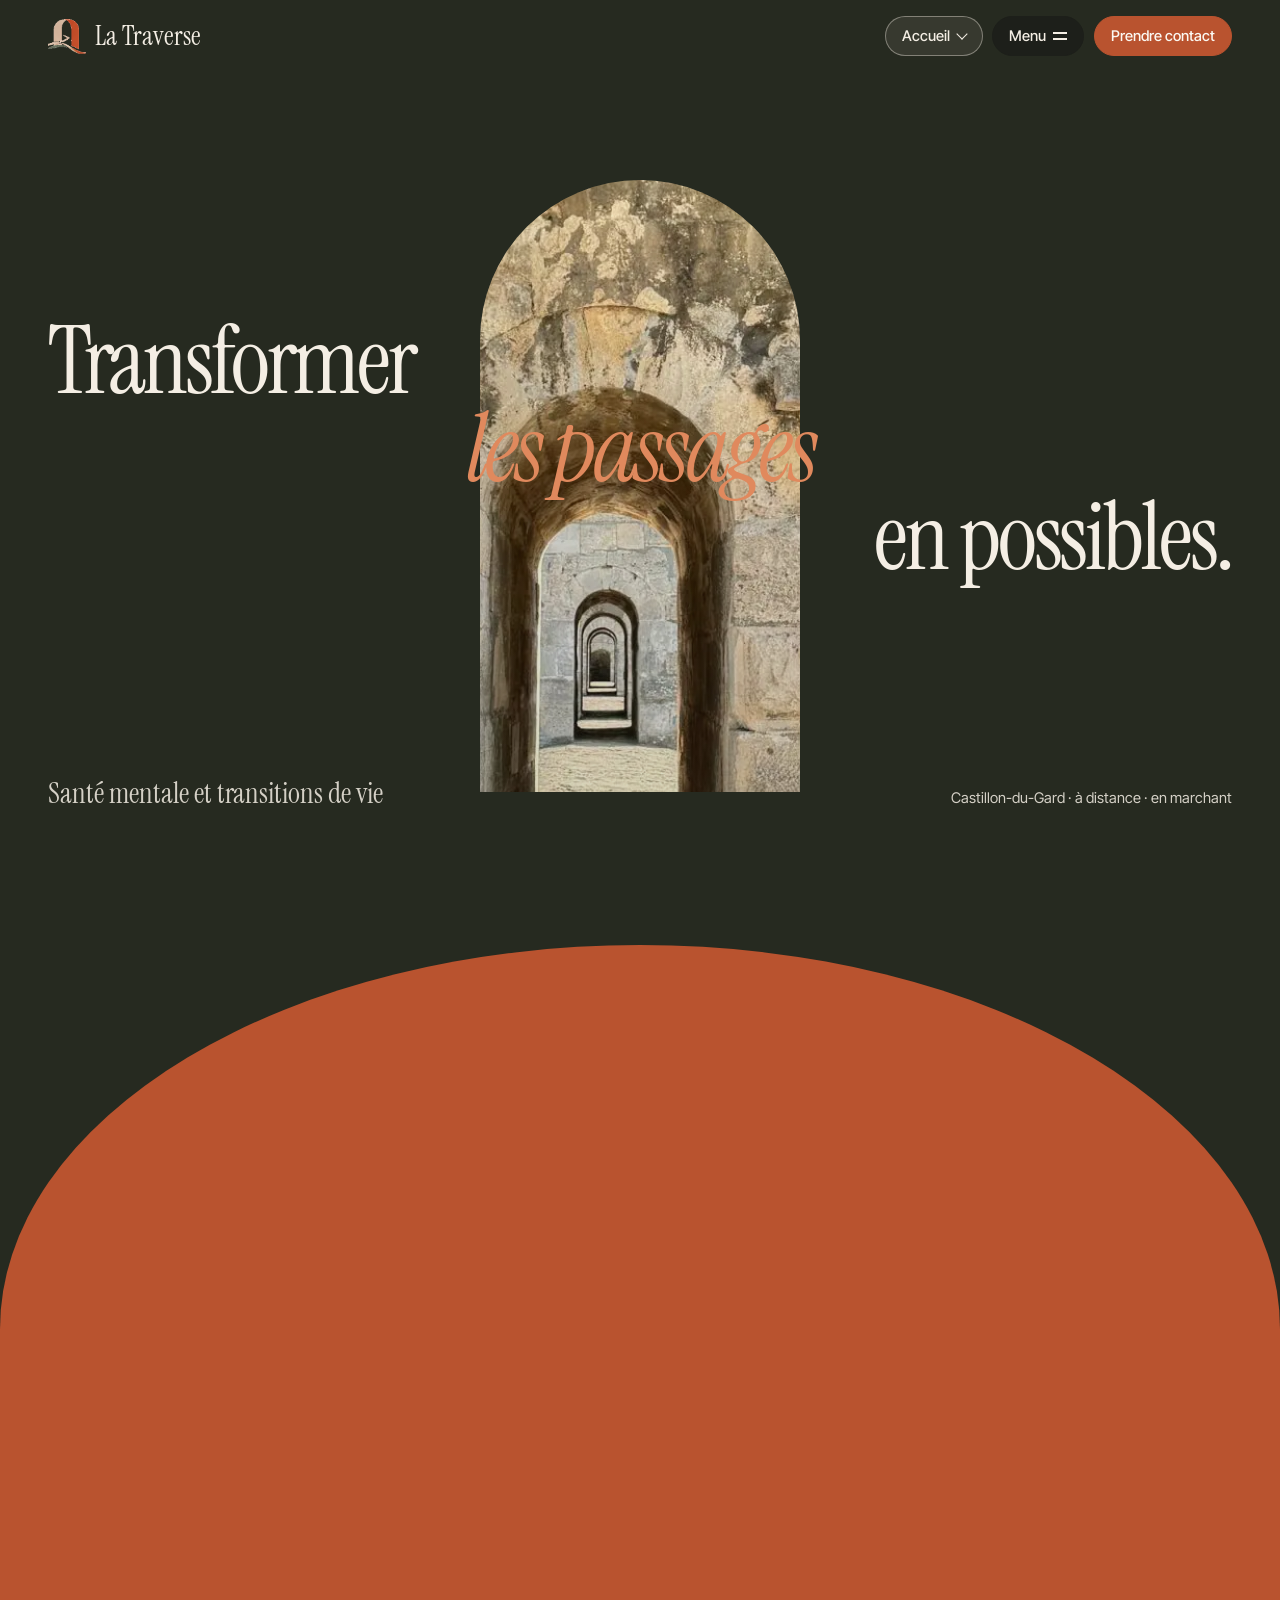
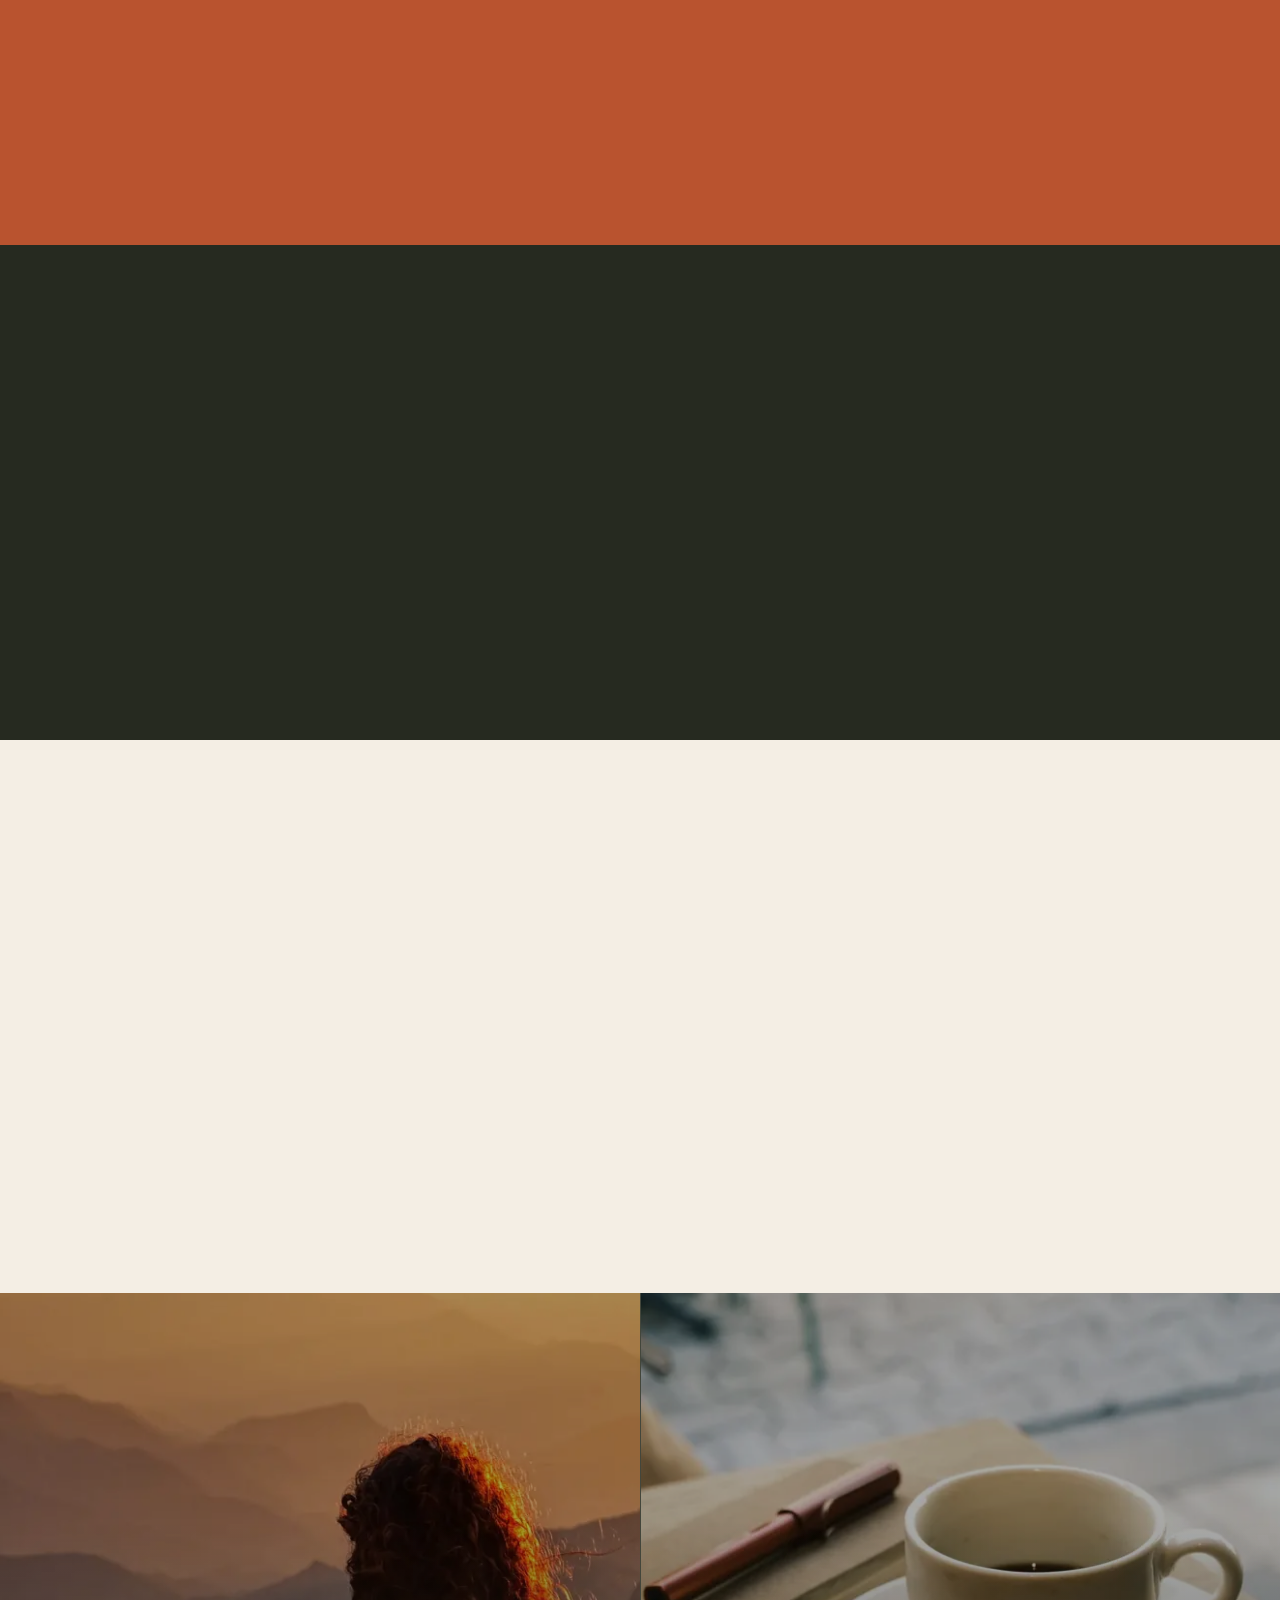
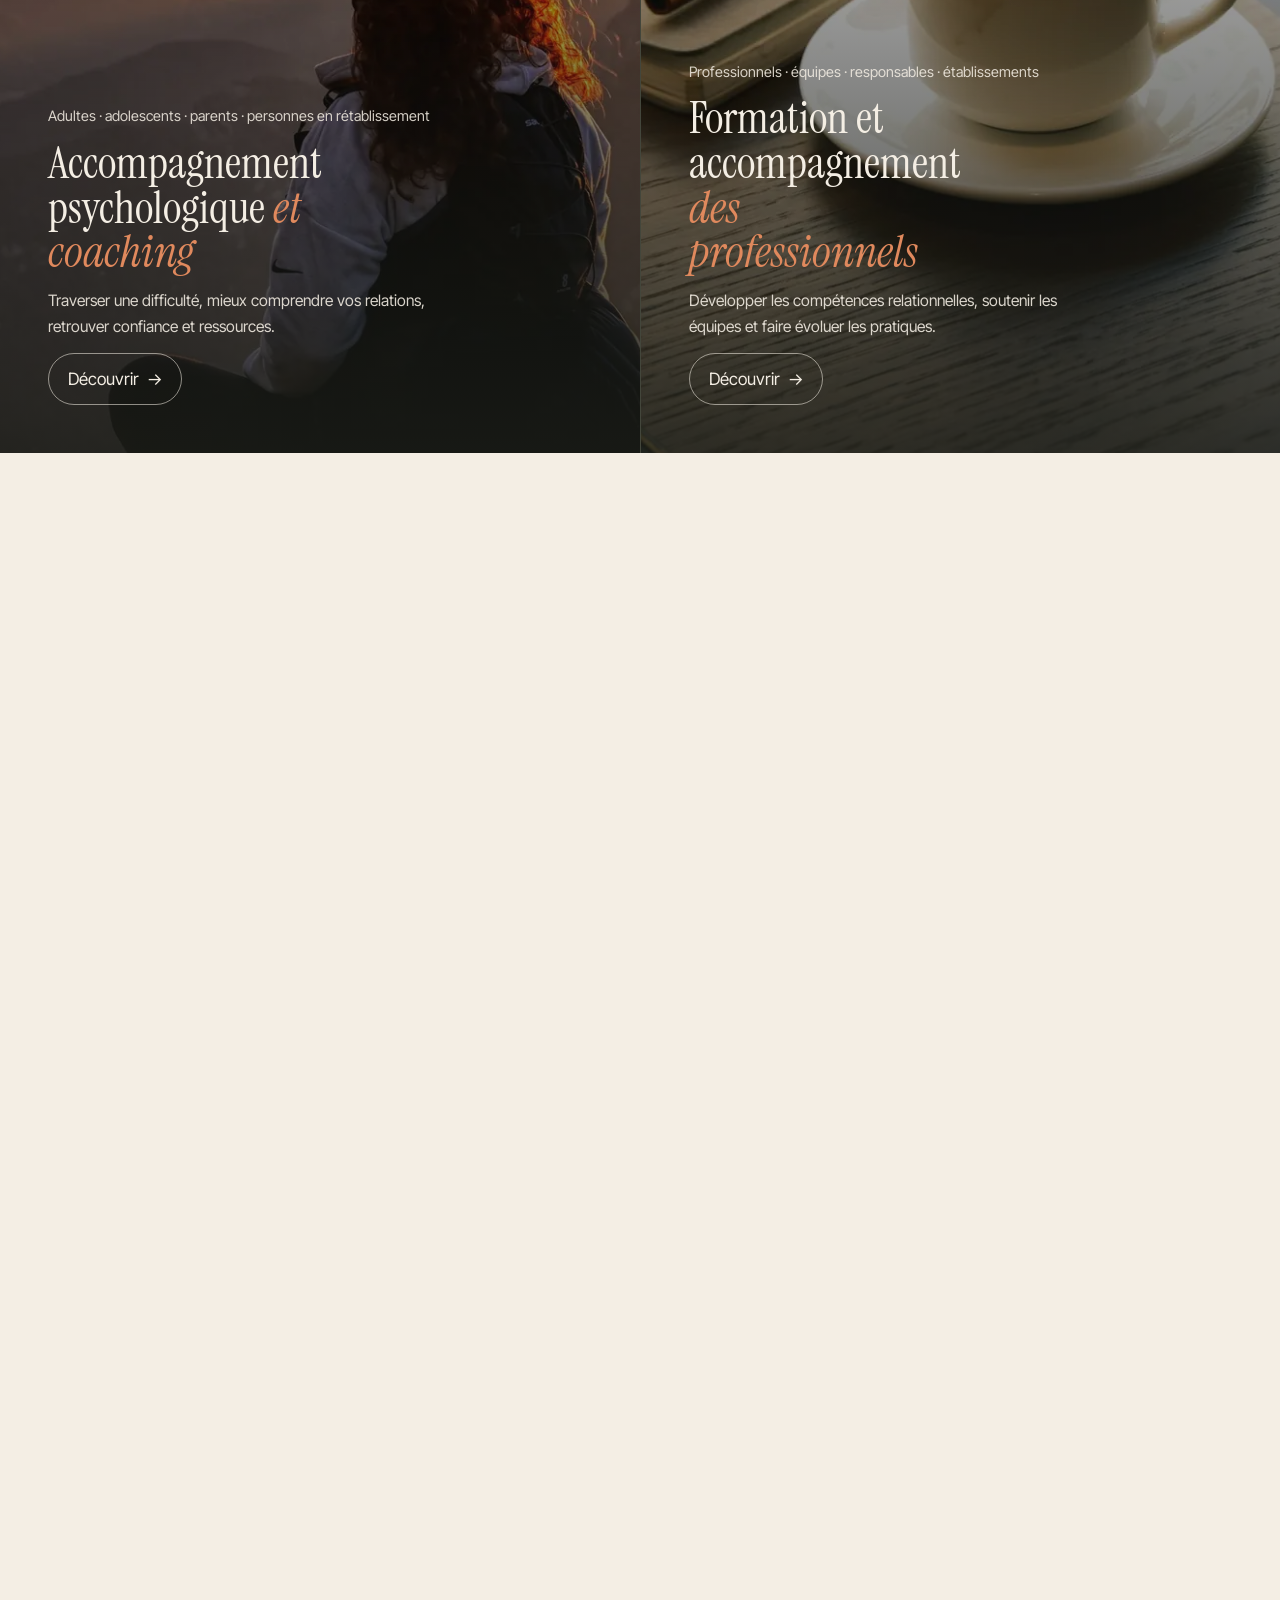
<file: index.html>
<!doctype html>
<html lang="fr">
<head>
<meta charset="utf-8">
<meta name="viewport" content="width=device-width, initial-scale=1">
<title>La Traverse — Santé mentale et transitions de vie · Aline Debecker, Gard</title>
<meta name="description" content="Accompagnement psychologique, coaching, formation des professionnels et expériences en nature. Aline Debecker, psychologue, coach et formatrice — Castillon-du-Gard, à distance et en marchant.">
<meta name="theme-color" content="#262a20">
<meta property="og:type" content="website">
<meta property="og:locale" content="fr_FR">
<meta property="og:site_name" content="La Traverse">
<meta property="og:title" content="La Traverse — Santé mentale et transitions de vie · Aline Debecker, Gard">
<meta property="og:description" content="Accompagnement psychologique, coaching, formation des professionnels et expériences en nature. Aline Debecker, psychologue, coach et formatrice — Castillon-du-Gard, à distance et en marchant.">
<meta property="og:image" content="img/arche-1600.webp">
<link rel="icon" type="image/png" href="img/logo-mark.png">
<link rel="preconnect" href="https://fonts.googleapis.com">
<link rel="preconnect" href="https://fonts.gstatic.com" crossorigin>
<link rel="stylesheet" href="https://fonts.googleapis.com/css2?family=Instrument+Serif:ital@0;1&family=Inter+Tight:wght@400;500;600&display=swap">
<link rel="stylesheet" href="assets/site.css">
<script>document.documentElement.classList.add("js")</script>
<script src="assets/site.js" defer></script>
</head>
<body class="page-accueil">
<a class="skip" href="#contenu">Aller au contenu</a>
<div class="voile" aria-hidden="true"></div>
<header class="entete">
<div class="entete__in">
<a class="logo" href="index.html" aria-label="La Traverse — accueil">
<img src="img/logo-mark.png" alt="" width="38" height="39">
<span>La Traverse</span>
</a>
<div class="bloc-pilule bloc-lieu">
<button class="pilule pilule--clair" type="button" data-panneau="lieu-panneau" aria-expanded="false" aria-controls="lieu-panneau">
<span class="lieu__nom">Accueil</span><span class="chev" aria-hidden="true"></span>
</button>
<div class="panneau lieu-panneau" id="lieu-panneau">
<p class="panneau__titre">Vous êtes ici : <b>Accueil</b> — sur cette page</p>
<nav id="lieu-liste" aria-label="Sections de la page"></nav>
</div>
</div>
<div class="bloc-pilule">
<button class="pilule pilule--sombre" type="button" data-panneau="menu" aria-expanded="false" aria-controls="menu">Menu <span class="burger-ico" aria-hidden="true"></span></button>
<nav class="panneau" id="menu" aria-label="Navigation principale">
<a href="index.html" aria-current="page"><b>Accueil</b><small>La Traverse en quelques mots</small></a>
<a href="accompagnement.html"><b>Accompagnement psychologique et coaching</b><small>Personnes, parents, adolescents</small></a>
<a class="sous" href="accompagnement.html#retablissement"><b>Cap vers le rétablissement</b><small>Après une période de soins ou un burn-out</small></a>
<a href="formation.html"><b>Formation et accompagnement des professionnels</b><small>Formations, coaching, analyse des pratiques, cohésion</small></a>
<a class="sous" href="formation.html#coaching"><b>Coaching</b><small>Managers et équipes</small></a>
<a class="sous" href="formation.html#recul"><b>Analyse des pratiques</b><small>Des espaces pour prendre du recul</small></a>
<a class="sous" href="un-chemin-pour-soi.html"><b>Un chemin pour soi</b><small>Parcours pour les professionnels de santé</small></a>
<a class="sous" href="formation.html#cohesion"><b>Journée cohésion</b><small>Une expérience commune</small></a>
<a href="approche.html"><b>L'approche</b><small>Mission, méthodes et cadre</small></a>
<a href="marcher.html"><b>Marcher et se ressourcer</b><small>Le mouvement, la nature, Colina</small></a>
<a href="a-propos.html"><b>À propos d'Aline Debecker</b><small>Parcours et convictions</small></a>
<a href="contact.html"><b>Contact</b><small>Un premier échange</small></a>
<div class="panneau__pied"><a href="tel:+33684660709">06 84 66 07 09</a><a href="mailto:alinedebecker@gmail.com">alinedebecker@gmail.com</a></div>
</nav>
</div>
<a class="pilule pilule--plein" href="contact.html">Prendre contact</a>
</div>
</header>
<nav class="rail" aria-label="Sections de la page"></nav>
<main id="contenu">
<div class="chargeur" aria-hidden="true">
<svg viewBox="0 0 100 130"><path d="M10 128 V50 a40 40 0 0 1 80 0 V128"/></svg>
<p>La Traverse</p>
</div>
<section class="passage" id="ouverture" data-nav="Ouverture" aria-labelledby="t-ouverture">
<div class="passage__collant">
<div class="passage__fenetre"><img src="img/arche-800.webp" srcset="img/arche-800.webp 800w, img/arche-1600.webp 1600w" sizes="100vw" width="1600" height="1195" alt="Une enfilade d'arches en pierre qui s'ouvre sur la lumière" decoding="async" fetchpriority="high"></div>
<h1 class="passage__titre" id="t-ouverture"><span>Transformer</span><span><em>les passages</em></span><span>en possibles.</span></h1>
<p class="passage__sous"><span>Santé mentale et transitions de vie</span><span>Castillon-du-Gard · à distance · en marchant</span></p>
<p class="passage__intro">Il arrive que les repères vacillent, que les relations se tendent, qu'un changement demande de nouvelles ressources.</p>
</div>
</section>
<section class="sec" id="la-traverse" data-nav="La Traverse" aria-labelledby="t-id">
<div class="wrap identite identite--seule">
<div>
<p class="surtitre" data-r>La Traverse</p>
<h2 id="t-id" data-r>Accompagner les passages, <em>ouvrir de nouvelles possibilités.</em></h2>
<p class="lead" data-r>La Traverse accompagne les personnes, les familles, les professionnels et les organisations dans les périodes de questionnement, de difficulté ou de transition, pour aider chacun à retrouver des repères, mobiliser ses ressources et avancer.</p>
<ul class="trio" data-r aria-label="Trois manières d'avancer"><li>Des accompagnements</li><li>Des formations</li><li>Des expériences</li></ul>
</div>
</div>
</section>
<section class="entrees" id="entrees" data-nav="Deux entrées" aria-label="Deux grandes entrées">
<a class="entree" href="accompagnement.html">
<img src="img/particuliers-800.webp" srcset="img/particuliers-800.webp 800w, img/particuliers-1600.webp 1346w" sizes="(max-width: 860px) 100vw, 50vw" width="1346" height="1400" alt="" decoding="async" loading="lazy">
<span class="entree__public">Adultes · adolescents · parents · personnes en rétablissement</span>
<span class="entree__titre">Accompagnement psychologique <em>et coaching</em></span>
<span class="entree__texte">Traverser une difficulté, mieux comprendre vos relations, retrouver confiance et ressources.</span>
<span class="entree__cta">Découvrir <span aria-hidden="true">→</span></span>
</a>
<a class="entree" href="formation.html">
<img src="img/professionnels-800.webp" srcset="img/professionnels-800.webp 800w, img/professionnels-1600.webp 1393w" sizes="(max-width: 860px) 100vw, 50vw" width="1393" height="1400" alt="" decoding="async" loading="lazy">
<span class="entree__public">Professionnels · équipes · responsables · établissements</span>
<span class="entree__titre">Formation et accompagnement <em>des professionnels</em></span>
<span class="entree__texte">Développer les compétences relationnelles, soutenir les équipes et faire évoluer les pratiques.</span>
<span class="entree__cta">Découvrir <span aria-hidden="true">→</span></span>
</a>
</section>
<section class="sec" id="situations" data-nav="Vous vous reconnaîtrez peut-être" aria-labelledby="t-sit">
<div class="wrap">
<div class="entete-sec">
<div><p class="surtitre" data-r>Par où commencer</p><h2 id="t-sit" data-r>Vous vous reconnaîtrez <em>peut-être…</em></h2></div>
</div>
<ul class="lignes">
<li data-r><a href="accompagnement.html#transitions"><img class="lignes__fond" src="img/pont-du-gard-large-800.webp" alt="" loading="lazy" decoding="async"><b>« Je traverse une période de changement »</b><small>Accompagnement</small><span>Reconversion, mobilité, séparation, nouvelle étape de vie : retrouver un cap.</span></a></li>
<li data-r><a href="accompagnement.html#stress"><img class="lignes__fond" src="img/galerie-4-800.webp" alt="" loading="lazy" decoding="async"><b>« Je me sens dépassé·e »</b><small>Accompagnement</small><span>Stress, anxiété, charge mentale, manque de temps : retrouver de l'air.</span></a></li>
<li data-r><a href="accompagnement.html#parents"><img class="lignes__fond" src="img/galerie-2-800.webp" alt="" loading="lazy" decoding="async"><b>« La relation avec mon enfant est difficile »</b><small>Parents</small><span>Tensions, difficultés éducatives, épuisement parental.</span></a></li>
<li data-r><a href="accompagnement.html#adolescents"><img class="lignes__fond" src="img/galerie-5-800.webp" alt="" loading="lazy" decoding="async"><b>« Mon adolescent doit choisir son orientation »</b><small>Adolescents</small><span>Un parcours en quatre séances pour mieux se connaître et choisir en confiance.</span></a></li>
<li data-r><a href="accompagnement.html#retablissement"><img class="lignes__fond" src="img/sentier-garrigue-800.webp" alt="" loading="lazy" decoding="async"><b>« Je reprends pied après une période difficile »</b><small>Rétablissement</small><span>Après une hospitalisation, un burn-out ou un épisode dépressif : retrouver ses appuis.</span></a></li>
<li data-r><a href="formation.html#formation"><img class="lignes__fond" src="img/professionnels-800.webp" alt="" loading="lazy" decoding="async"><b>« Notre équipe a besoin de se former, de souffler »</b><small>Professionnels</small><span>Communication, coopération, stress, prévention de l'épuisement.</span></a></li>
<li data-r><a href="formation.html#cohesion"><img class="lignes__fond" src="img/arches-pierre-800.webp" alt="" loading="lazy" decoding="async"><b>« Notre équipe a besoin de se retrouver »</b><small>Journées de cohésion</small><span>Une journée hors du quotidien pour expérimenter la coopération et la confiance.</span></a></li>
<li data-r><a href="formation.html#recul"><img class="lignes__fond" src="img/particuliers-800.webp" alt="" loading="lazy" decoding="async"><b>« Je prends soin des autres, et moi ? »</b><small>Professionnels de santé</small><span>Des espaces pour souffler, échanger et se préserver.</span></a></li>
</ul>
</div>
</section>
<section class="sec sec--sable" aria-label="Conviction">
<div class="wrap">
<p class="phrase">Avancer ne veut pas forcément dire aller plus vite. Parfois, il s'agit de s'arrêter, de comprendre, de reprendre confiance <em>ou de regarder autrement.</em></p>
</div>
</section>
<section class="sec sec--sombre" id="aline" data-nav="Aline Debecker" aria-labelledby="t-aline">
<div class="wrap deux">
<div class="portrait arche" data-r><img src="img/aline-800.webp" srcset="img/aline-800.webp 739w" sizes="(max-width: 860px) 80vw, 420px" width="739" height="1600" alt="Portrait d'Aline Debecker" decoding="async" loading="lazy"></div>
<div>
<p class="surtitre" data-r>Qui vous accompagne</p>
<h2 id="t-aline" class="citation" data-r>« Accompagner les passages de vie, sans imposer un chemin tout tracé, <em>mais en aidant chacun à trouver le sien.</em> »</h2>
<p class="lead" data-r>Aline Debecker, psychologue, coach et formatrice.</p>
<ul class="chiffres" data-r>
<li><strong><span data-compteur="20">20</span>&nbsp;ans+</strong>d'accompagnement</li>
<li><strong>Depuis 2011</strong>formatrice de professionnels</li>
<li><strong><span data-compteur="40">40</span>+</strong>thèmes de formation</li>
</ul>
<div class="actions" data-r><a class="btn btn--ligne" href="a-propos.html">Découvrir son parcours <span class="fl" aria-hidden="true">→</span></a></div>
</div>
</div>
</section>
<section class="sec" id="marcher" data-nav="En marchant" aria-labelledby="t-marcher">
<div class="wrap deux deux--egal" style="align-items:center">
<div>
<p class="surtitre" data-r>Mouvement et nature</p>
<h2 id="t-marcher" data-r>Parfois, on pense mieux <em>en marchant.</em></h2>
<p class="lead" data-r>Le corps, la nature et le collectif sont des ressources. Certains accompagnements peuvent se dérouler en marchant, lorsque c'est adapté à votre demande.</p>
<div class="actions" data-r><a class="btn" href="marcher.html">Marcher et se ressourcer <span class="fl" aria-hidden="true">→</span></a></div>
</div>
<div class="arche" style="aspect-ratio:4/5;max-width:440px;justify-self:end;width:100%" data-r><img src="img/garrigue-800.webp" srcset="img/garrigue-800.webp 800w, img/garrigue-1600.webp 1600w" sizes="(max-width: 860px) 90vw, 440px" width="1600" height="1066" alt="Un sentier dans la garrigue face aux Alpilles" decoding="async" loading="lazy"></div>
</div>
</section>
<section class="sec fin" id="contact" data-nav="Prendre contact" aria-labelledby="t-fin" style="padding-top:0">
<div class="bande" aria-hidden="true"><div class="bande__piste"><span>Transformer les passages en possibles —</span><span>Santé mentale et transitions de vie —</span><span>Transformer les passages en possibles —</span><span>Santé mentale et transitions de vie —</span></div></div>
<div class="wrap" style="padding-top:clamp(3rem,7vw,5rem)">
<p class="surtitre" data-r>Le premier pas</p>
<h2 id="t-fin" data-r><a href="contact.html">Échangeons<em>.</em></a></h2>
<div class="fin__infos" data-r>
<a href="tel:+33684660709">06 84 66 07 09</a>
<a href="mailto:alinedebecker@gmail.com">alinedebecker@gmail.com</a>
<span>Cabinet à Castillon-du-Gard · à distance · en marchant</span>
</div>
</div>
</section>
</main>
<footer class="pied">
<p class="pied__marque" aria-hidden="true">La Traverse</p>
<div class="wrap">
<div class="pied__haut">
<div>
<p class="pied__devise">Transformer les passages en possibles.</p>
<p>La Traverse — santé mentale et transitions de vie.<br>Aline Debecker, psychologue, coach et formatrice.<br>Cabinet à Castillon-du-Gard · à distance · en marchant.</p>
</div>
<div>
<h2>Explorer</h2>
<ul>
<li><a href="index.html">Accueil</a></li>
<li><a href="accompagnement.html">Accompagnement psychologique et coaching</a></li>
<li><a href="formation.html">Formation et accompagnement des professionnels</a></li>
<li><a href="un-chemin-pour-soi.html">Un chemin pour soi</a></li>
<li><a href="approche.html">L'approche</a></li>
<li><a href="marcher.html">Marcher et se ressourcer</a></li>
<li><a href="a-propos.html">À propos</a></li>
</ul>
</div>
<div>
<h2>Contact</h2>
<ul>
<li><a href="tel:+33684660709">06 84 66 07 09</a></li>
<li><a href="mailto:alinedebecker@gmail.com">alinedebecker@gmail.com</a></li>
<li><a href="contact.html">Écrire un message</a></li>
</ul>
</div>
</div>
<div class="pied__bas">
<span>© <span data-annee>2026</span> La Traverse — Aline Debecker</span>
<a href="mentions-legales.html">Mentions légales et confidentialité</a>
</div>
</div>
</footer>
</body>
</html>
</file>
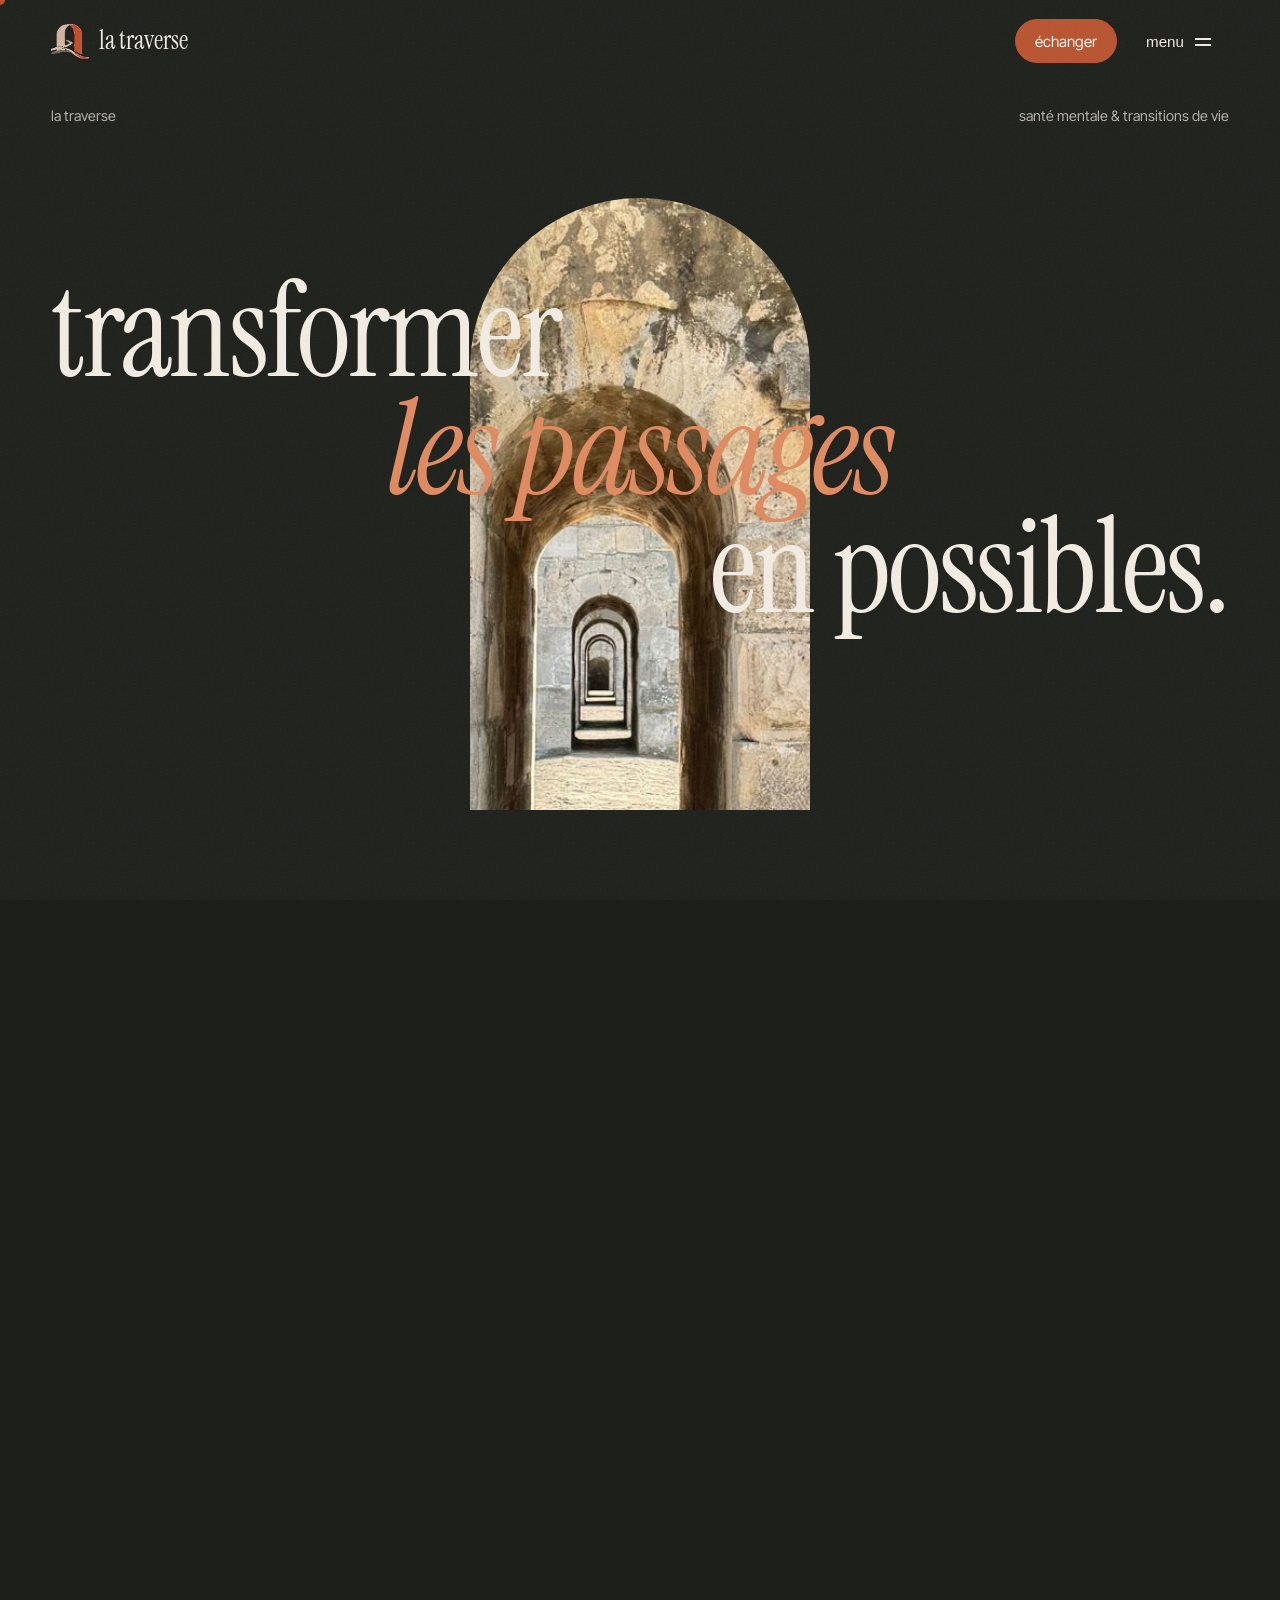
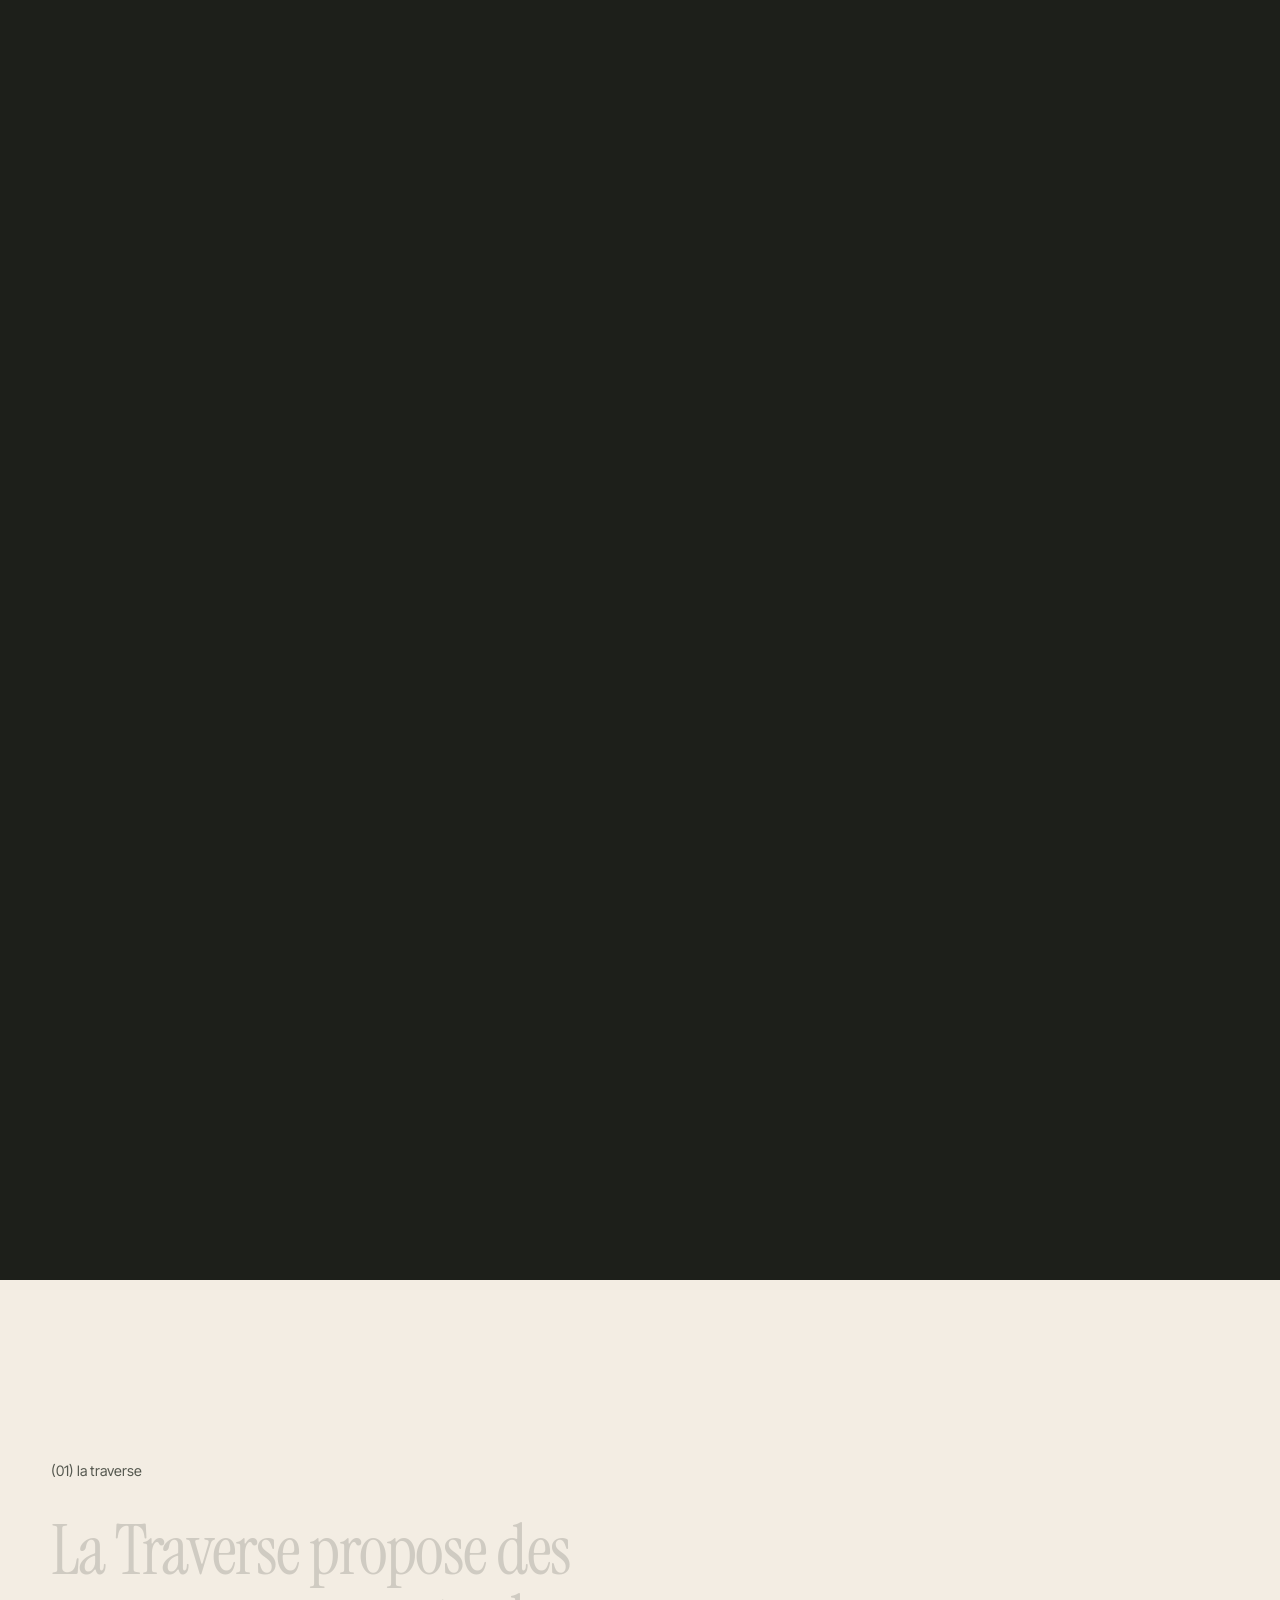
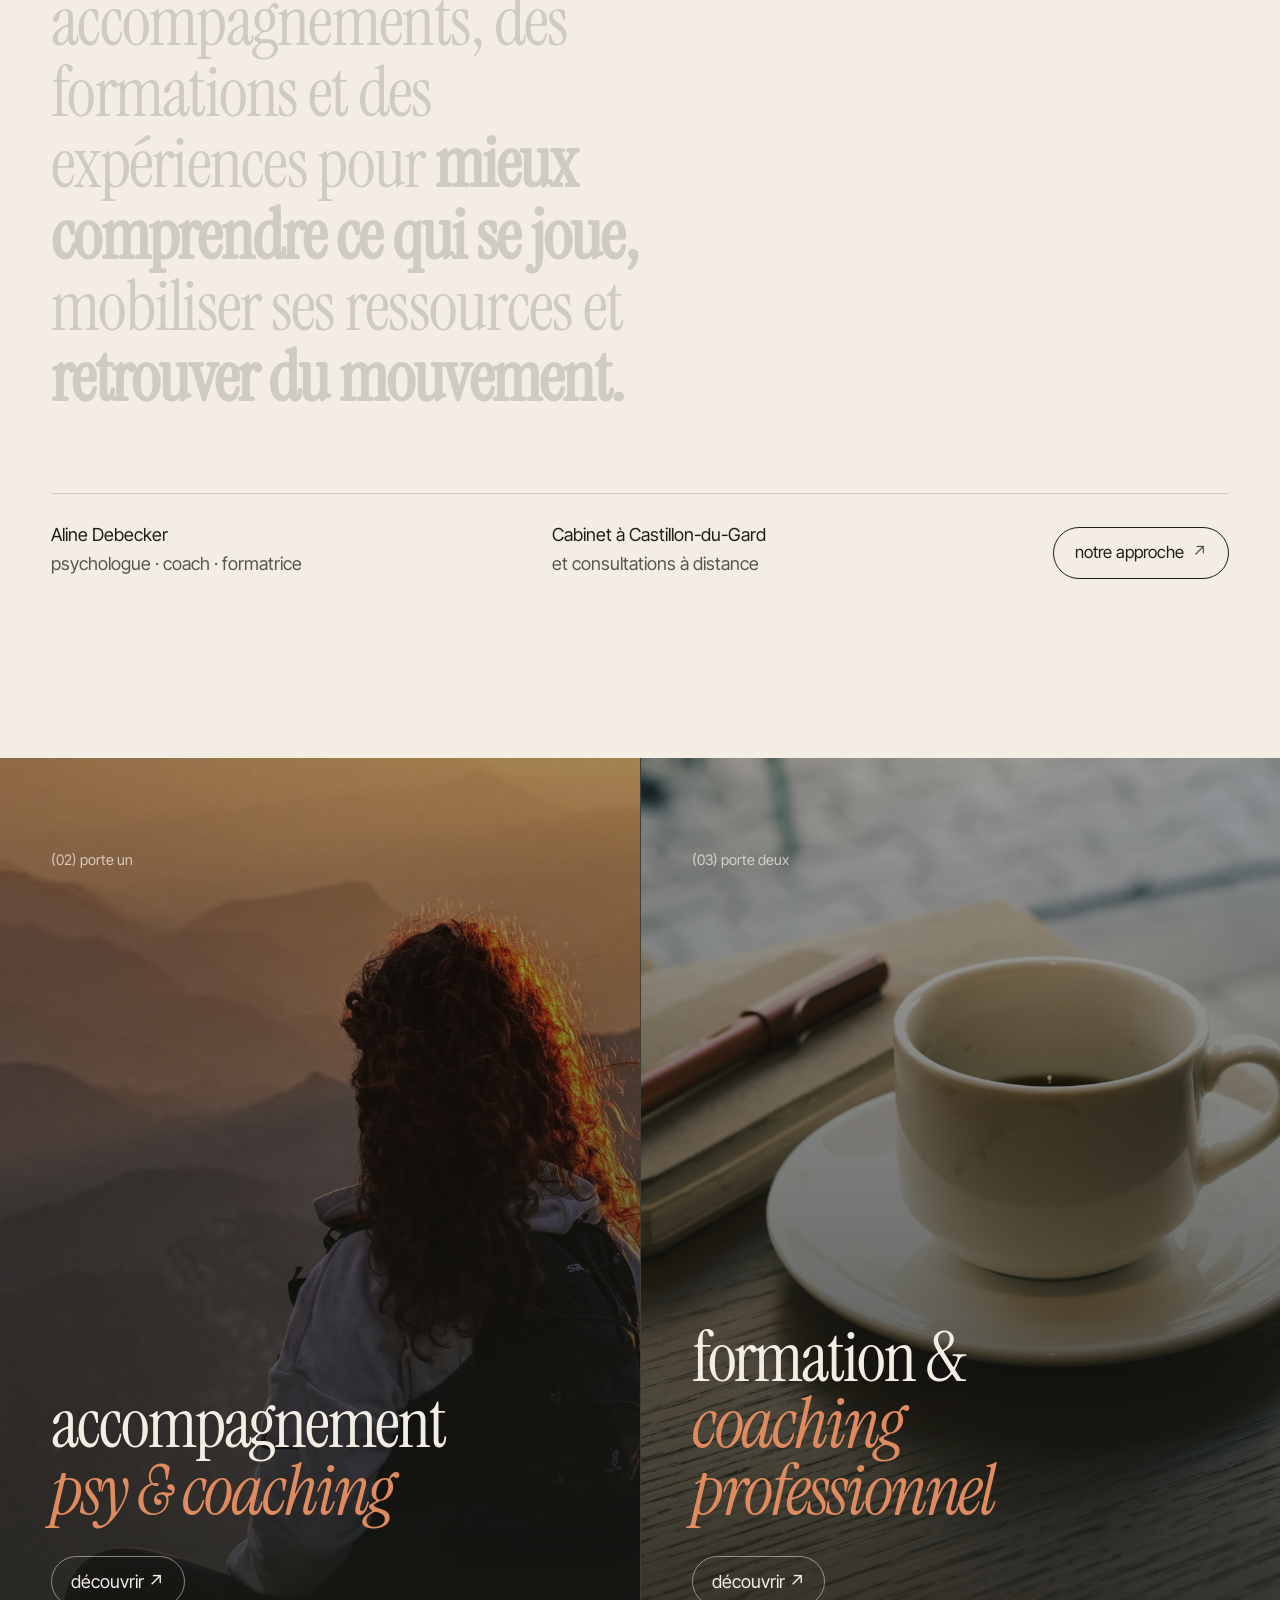
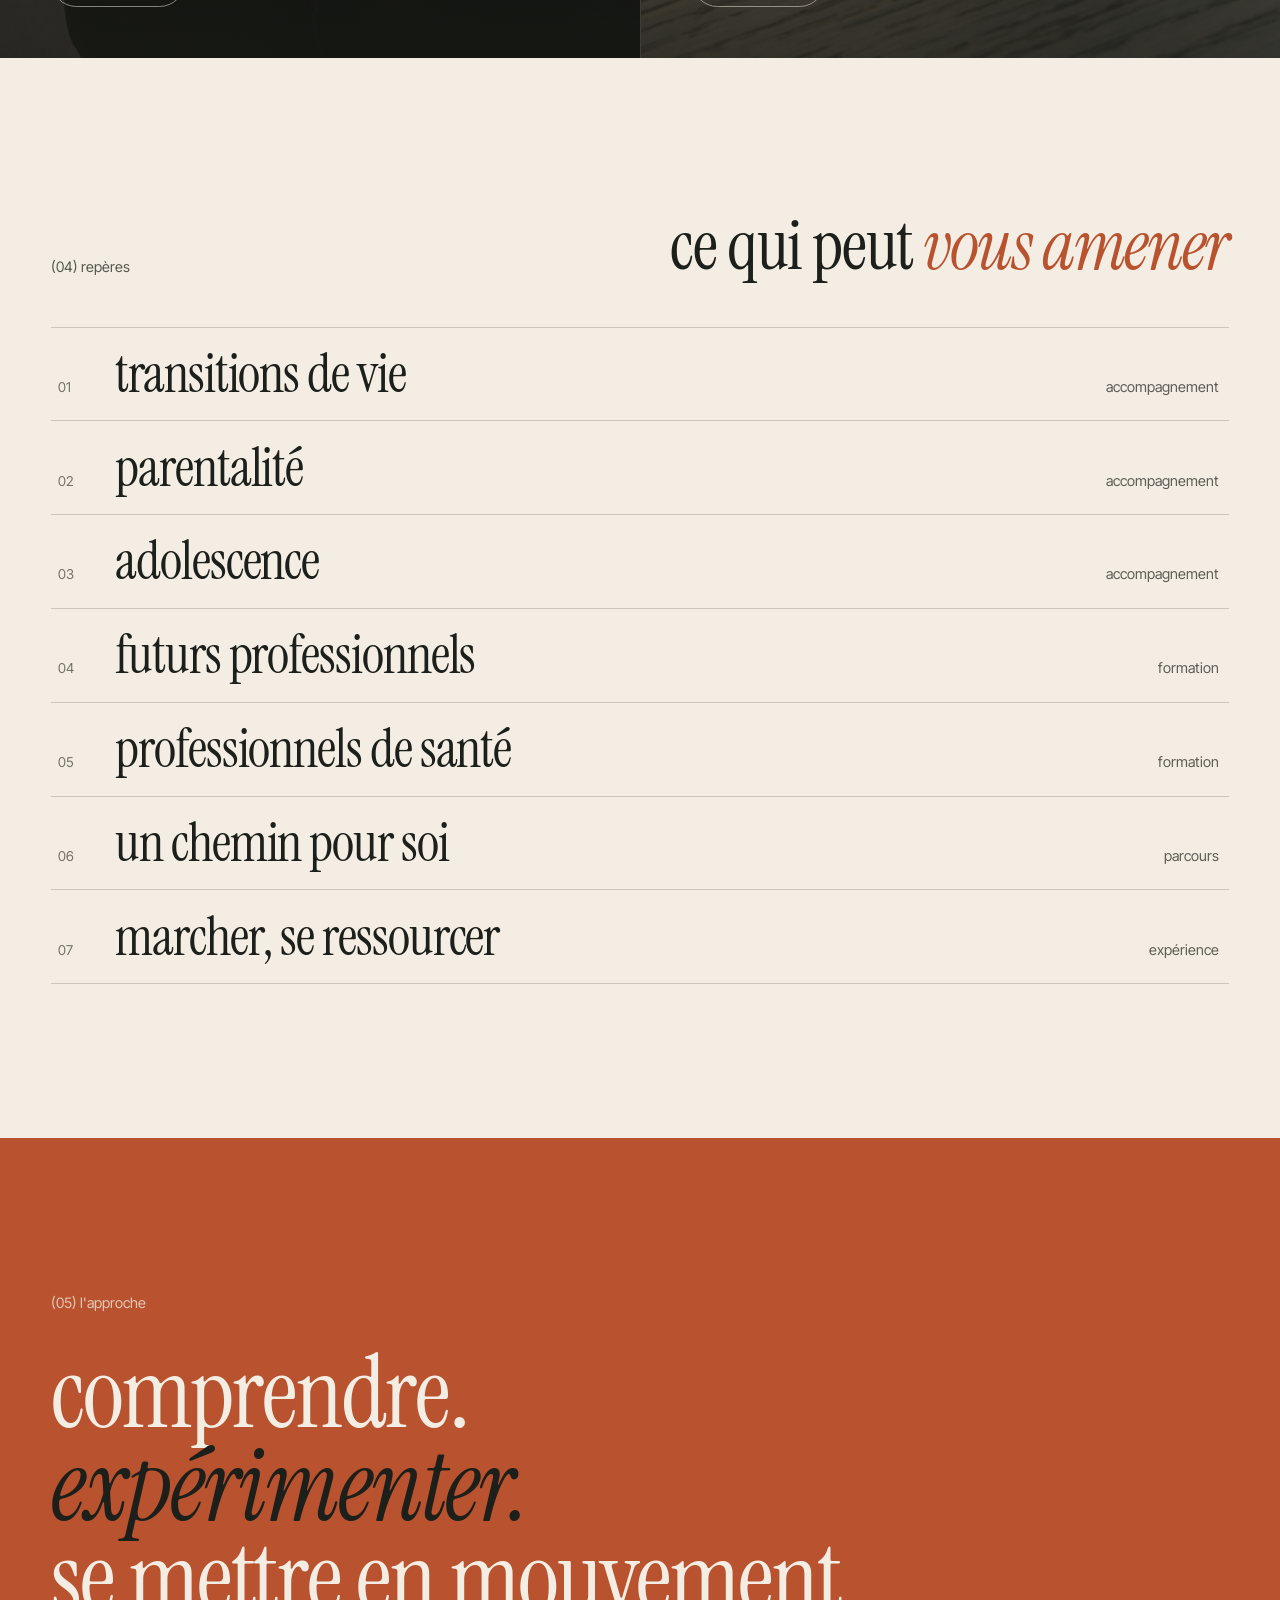
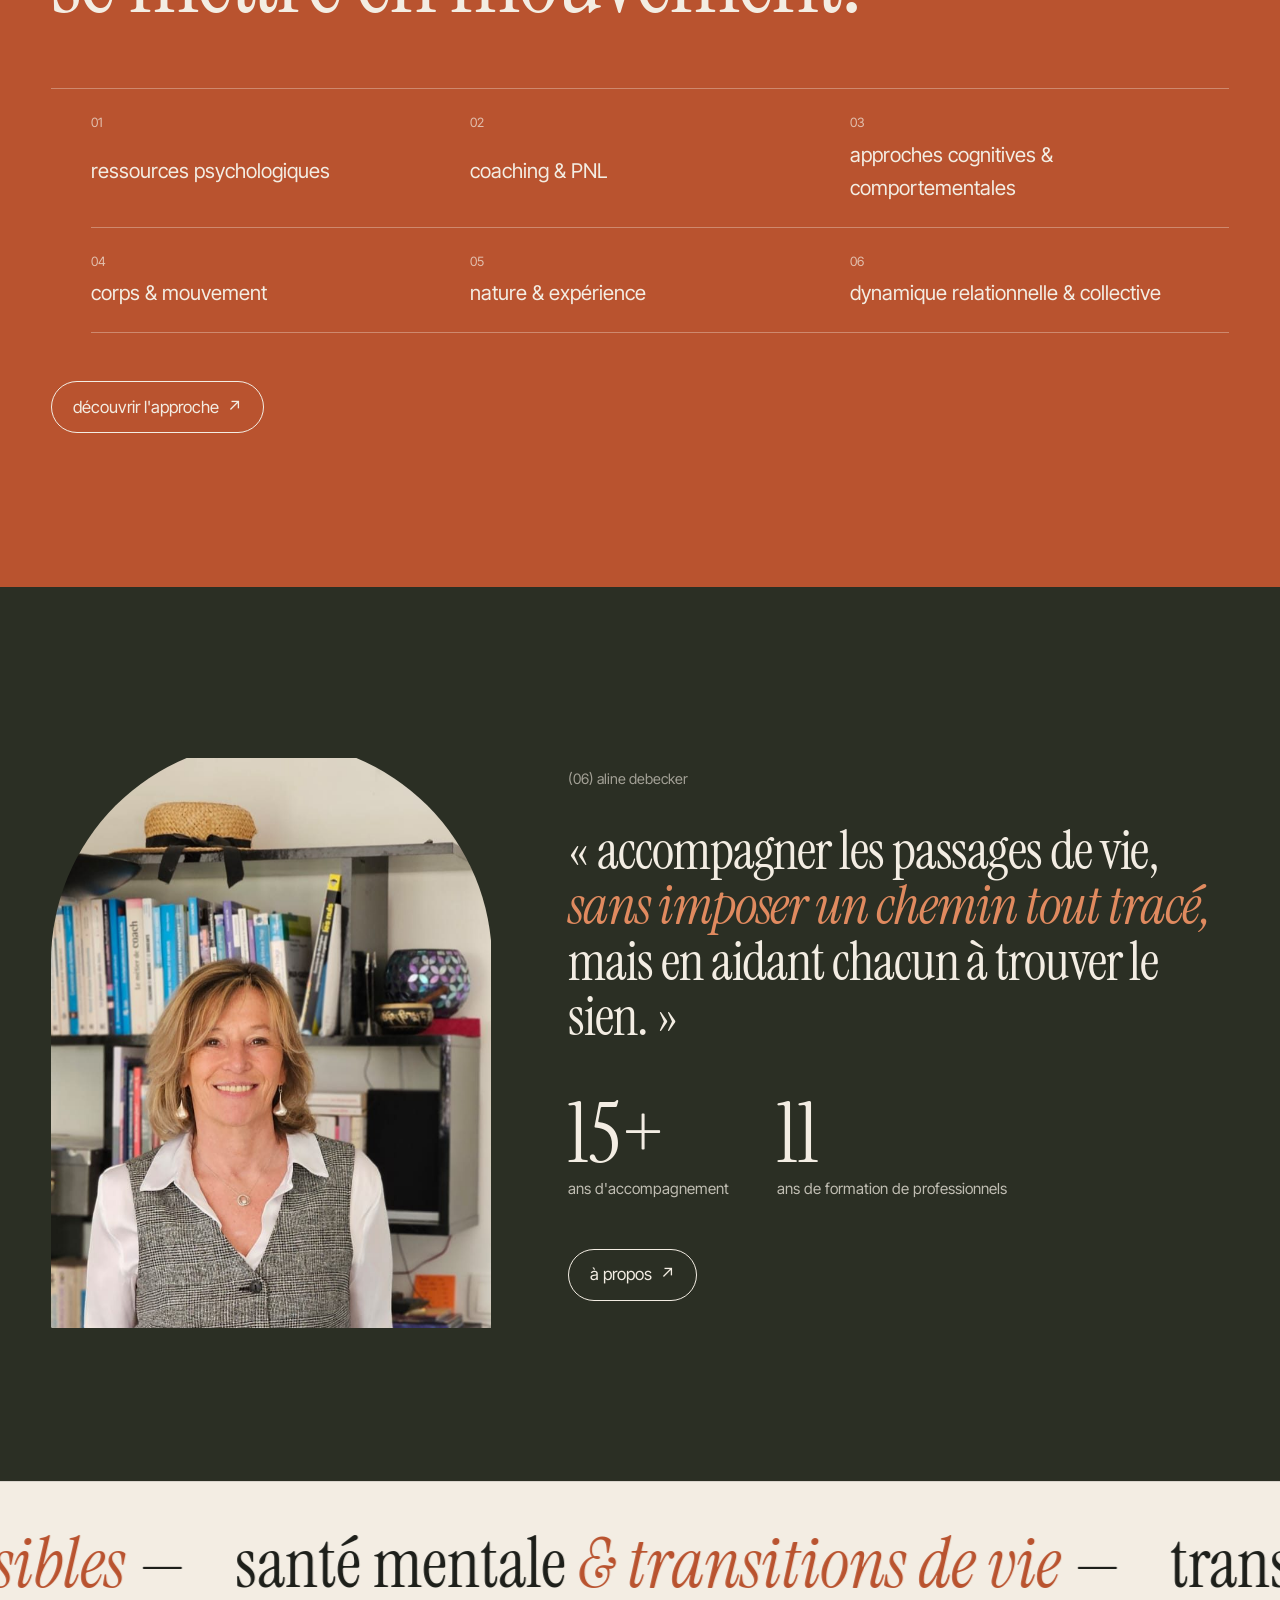
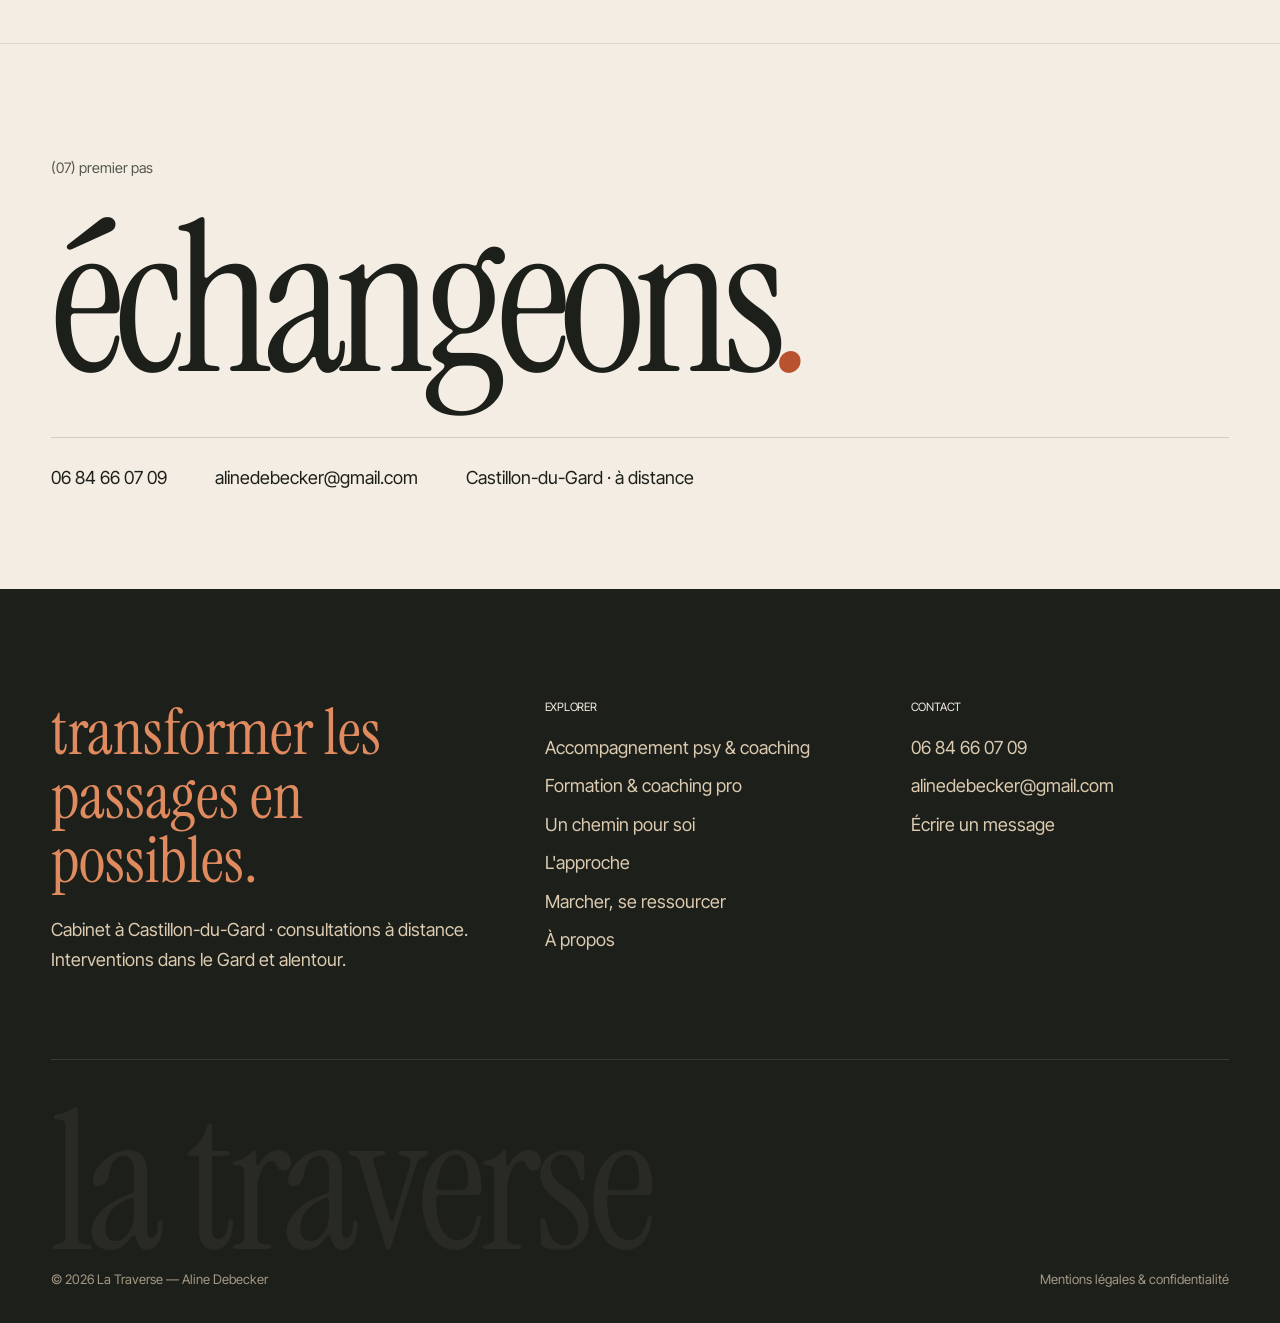
<file: public/index.html>
<!doctype html>
<html lang="fr">
<head>
<meta charset="utf-8">
<meta name="viewport" content="width=device-width, initial-scale=1">
<title>La Traverse — Transformer les passages en possibles · Aline Debecker</title>
<meta name="description" content="La Traverse, dédiée à la santé mentale et aux transitions de vie. Accompagnement psy et coaching, formation et coaching professionnel. Cabinet à Castillon-du-Gard et à distance.">
<meta name="theme-color" content="#1d1f1a">
<meta property="og:type" content="website">
<meta property="og:locale" content="fr_FR">
<meta property="og:site_name" content="La Traverse">
<meta property="og:title" content="La Traverse — Transformer les passages en possibles · Aline Debecker">
<meta property="og:description" content="La Traverse, dédiée à la santé mentale et aux transitions de vie. Accompagnement psy et coaching, formation et coaching professionnel. Cabinet à Castillon-du-Gard et à distance.">
<meta property="og:image" content="img/arche.jpg">
<link rel="icon" type="image/png" href="img/logo-mark.png">
<link rel="preconnect" href="https://fonts.googleapis.com">
<link rel="preconnect" href="https://fonts.gstatic.com" crossorigin>
<link rel="stylesheet" href="https://fonts.googleapis.com/css2?family=Caveat:wght@500&family=Instrument+Serif:ital@0;1&family=Inter+Tight:wght@300;400;500;600&display=swap">
<link rel="stylesheet" href="assets/css/style.css">
<link rel="stylesheet" href="assets/b/b.css">
<script>document.documentElement.classList.add("js","theme-b")</script>
<script src="assets/js/main.js" defer></script>
<script src="assets/b/b.js" defer></script>
</head>
<body class="b page-accueil">
<a class="skip" href="#contenu">Aller au contenu</a>

<div class="voile" aria-hidden="true">
  <svg viewBox="0 0 64 64"><path d="M14 58 V28 a18 18 0 0 1 36 0 V58"/></svg>
</div>

<header class="entete">
  <div class="entete__in">
    <a class="logo" href="index.html" aria-label="La Traverse, accueil">
      <img src="img/logo-mark.png" alt="" width="34" height="36">
      <span class="logo__nom">la traverse</span>
    </a>
    <div class="entete__actions">
      <a class="pastille pastille--plein" href="contact.html">échanger</a>
      <button class="burger" type="button" aria-expanded="false" aria-controls="nav" aria-label="Ouvrir le menu"><span class="burger__mot">menu</span><span></span><span></span></button>
    </div>
    <nav class="nav" id="nav" aria-label="Navigation principale">
      <ul>
        <li><a href="index.html" aria-current="page"><i>00</i>accueil</a></li>
        <li><a href="accompagnement.html"><i>01</i>accompagnement psy &amp; coaching</a></li>
        <li><a href="formation.html"><i>02</i>formation &amp; coaching pro</a></li>
        <li><a href="approche.html"><i>03</i>l'approche</a></li>
        <li><a href="marcher.html"><i>04</i>marcher, se ressourcer</a></li>
        <li><a href="a-propos.html"><i>05</i>à propos</a></li>
        <li><a href="contact.html"><i>06</i>contact</a></li>
      </ul>
      <div class="nav__pied">
        <p>Aline Debecker — psychologue, coach, formatrice</p>
        <p><a href="tel:+33684660709">06 84 66 07 09</a> · <a href="mailto:alinedebecker@gmail.com">alinedebecker@gmail.com</a></p>
      </div>
    </nav>
  </div>
</header>

<main id="contenu">
<div class="chargeur" aria-hidden="true">
  <svg class="chargeur__arche" viewBox="0 0 100 130"><path d="M10 128 V50 a40 40 0 0 1 80 0 V128"/></svg>
  <span class="chargeur__nb">0</span>
</div>

<section class="passage" aria-labelledby="titre-passage">
  <div class="passage__collant">
    <p class="passage__haut"><span>la traverse</span><span>santé mentale &amp; transitions de vie</span></p>
    <div class="passage__fenetre"><img src="img/arche.jpg" alt="Une enfilade d'arches en pierre ouvrant sur la lumière" fetchpriority="high" width="1600" height="1195"></div>
    <h1 class="passage__titre" id="titre-passage">
      <span class="passage__l passage__l--1">transformer</span>
      <span class="passage__l passage__l--2"><em>les passages</em></span>
      <span class="passage__l passage__l--3">en possibles.</span>
    </h1>
    <div class="passage__intro">
      <p>Il arrive que les repères vacillent, que les relations se tendent ou qu'une période de changement demande de trouver de nouvelles ressources.</p>
    </div>
  </div>
</section>

<section class="b-intro" aria-label="Introduction">
  <div class="wrap">
    <p class="b-etiquette">(01) la traverse</p>
    <p class="b-intro__texte" data-eclaire>La Traverse propose des accompagnements, des formations et des expériences pour <strong>mieux comprendre ce qui se joue,</strong> mobiliser ses ressources et <strong>retrouver du mouvement.</strong></p>
    <div class="b-intro__pied">
      <p>Aline Debecker<br><span>psychologue · coach · formatrice</span></p>
      <p>Cabinet à Castillon-du-Gard<br><span>et consultations à distance</span></p>
      <a class="b-lien" href="approche.html">notre approche <span aria-hidden="true">↗</span></a>
    </div>
  </div>
</section>

<section class="b-portes" aria-labelledby="titre-portes">
  <h2 id="titre-portes" class="sr-only">Deux portes d'entrée</h2>
  <a class="b-porte" href="accompagnement.html" data-curseur="entrer">
    <img src="img/particuliers.jpg" alt="" loading="lazy" width="1346" height="1400">
    <span class="b-porte__num">(02) porte un</span>
    <span class="b-porte__titre">accompagnement <em>psy &amp; coaching</em></span>
    <span class="b-porte__texte">Pour les personnes, les parents et les adolescents qui souhaitent traverser une difficulté, mieux comprendre leurs relations ou retrouver des ressources.</span>
    <span class="b-porte__cta">découvrir ↗</span>
  </a>
  <a class="b-porte" href="formation.html" data-curseur="entrer">
    <img src="img/professionnels.jpg" alt="" loading="lazy" width="1393" height="1400">
    <span class="b-porte__num">(03) porte deux</span>
    <span class="b-porte__titre">formation &amp; <em>coaching professionnel</em></span>
    <span class="b-porte__texte">Pour les établissements, équipes et organisations qui souhaitent développer les compétences relationnelles, soutenir les professionnels et faire évoluer les pratiques.</span>
    <span class="b-porte__cta">découvrir ↗</span>
  </a>
</section>

<section class="b-liste" aria-labelledby="titre-liste">
  <div class="wrap">
    <div class="b-liste__entete">
      <p class="b-etiquette">(04) repères</p>
      <h2 id="titre-liste">ce qui peut <em>vous amener</em></h2>
    </div>
    <ul class="b-lignes">
      <li><a href="accompagnement.html#thematiques" data-apercu="img/particuliers.jpg"><span class="b-lignes__n">01</span><span class="b-lignes__t">transitions de vie</span><span class="b-lignes__c">accompagnement</span></a></li>
      <li><a href="accompagnement.html#parents" data-apercu="img/galerie-2.jpg"><span class="b-lignes__n">02</span><span class="b-lignes__t">parentalité</span><span class="b-lignes__c">accompagnement</span></a></li>
      <li><a href="accompagnement.html#adolescents" data-apercu="img/galerie-5.jpg"><span class="b-lignes__n">03</span><span class="b-lignes__t">adolescence</span><span class="b-lignes__c">accompagnement</span></a></li>
      <li><a href="formation.html#enseignement" data-apercu="img/professionnels.jpg"><span class="b-lignes__n">04</span><span class="b-lignes__t">futurs professionnels</span><span class="b-lignes__c">formation</span></a></li>
      <li><a href="formation.html#sante" data-apercu="img/galerie-3.jpg"><span class="b-lignes__n">05</span><span class="b-lignes__t">professionnels de santé</span><span class="b-lignes__c">formation</span></a></li>
      <li><a href="un-chemin-pour-soi.html" data-apercu="img/galerie-4.jpg"><span class="b-lignes__n">06</span><span class="b-lignes__t">un chemin pour soi</span><span class="b-lignes__c">parcours</span></a></li>
      <li><a href="marcher.html" data-apercu="img/sentier-garrigue.jpg"><span class="b-lignes__n">07</span><span class="b-lignes__t">marcher, se ressourcer</span><span class="b-lignes__c">expérience</span></a></li>
    </ul>
  </div>
  <div class="b-apercu" aria-hidden="true"><img alt=""></div>
</section>

<section class="b-approche" aria-labelledby="titre-b-approche">
  <div class="wrap">
    <p class="b-etiquette">(05) l'approche</p>
    <h2 id="titre-b-approche" class="b-approche__titre">
      <span data-reveal>comprendre.</span>
      <span data-reveal style="--d:.12s"><em>expérimenter.</em></span>
      <span data-reveal style="--d:.24s">se mettre en mouvement.</span>
    </h2>
    <ol class="b-leviers">
      <li data-reveal><i>01</i>ressources psychologiques</li>
      <li data-reveal style="--d:.05s"><i>02</i>coaching &amp; PNL</li>
      <li data-reveal style="--d:.1s"><i>03</i>approches cognitives &amp; comportementales</li>
      <li data-reveal style="--d:.15s"><i>04</i>corps &amp; mouvement</li>
      <li data-reveal style="--d:.2s"><i>05</i>nature &amp; expérience</li>
      <li data-reveal style="--d:.25s"><i>06</i>dynamique relationnelle &amp; collective</li>
    </ol>
    <a class="b-lien b-lien--clair" href="approche.html">découvrir l'approche <span aria-hidden="true">↗</span></a>
  </div>
</section>

<section class="b-aline" aria-labelledby="titre-aline">
  <div class="wrap b-aline__grille">
    <div class="b-aline__portrait"><img src="img/aline.jpg" alt="Portrait d'Aline Debecker" loading="lazy" width="739" height="1600" data-vitesse=".08"></div>
    <div>
      <p class="b-etiquette">(06) aline debecker</p>
      <h2 id="titre-aline" class="b-citation" data-reveal>« accompagner les passages de vie, <em>sans imposer un chemin tout tracé,</em> mais en aidant chacun à trouver le sien. »</h2>
      <ul class="b-chiffres">
        <li data-reveal><strong><span data-compteur="20">20</span>+</strong>ans d'accompagnement</li>
        <li data-reveal style="--d:.1s"><strong><span data-compteur="15">15</span></strong>ans de formation de professionnels</li>
      </ul>
      <a class="b-lien" href="a-propos.html">à propos <span aria-hidden="true">↗</span></a>
    </div>
  </div>
</section>

<section class="b-fin" aria-labelledby="titre-fin">
  <div class="bande" aria-hidden="true"><div class="bande__texte" data-bande><span>santé mentale <em>&amp; transitions de vie</em> —</span><span>transformer les passages <em>en possibles</em> —</span><span>santé mentale <em>&amp; transitions de vie</em> —</span><span>transformer les passages <em>en possibles</em> —</span></div></div>
  <div class="wrap">
    <p class="b-etiquette">(07) premier pas</p>
    <h2 id="titre-fin"><a class="b-geant" href="contact.html" data-curseur="écrire">échangeons<em>.</em></a></h2>
    <div class="b-fin__infos">
      <p><a href="tel:+33684660709">06 84 66 07 09</a></p>
      <p><a href="mailto:alinedebecker@gmail.com">alinedebecker@gmail.com</a></p>
      <p>Castillon-du-Gard · à distance</p>
    </div>
  </div>
</section>
</main>

<footer class="pied">
  <div class="wrap">
    <div class="pied__haut">
      <div>
        <p class="pied__devise">transformer les passages en possibles.</p>
        <p>Cabinet à Castillon-du-Gard · consultations à distance.<br>Interventions dans le Gard et alentour.</p>
      </div>
      <div>
        <h2>Explorer</h2>
        <ul>
          <li><a href="accompagnement.html">Accompagnement psy &amp; coaching</a></li>
          <li><a href="formation.html">Formation &amp; coaching pro</a></li>
          <li><a href="un-chemin-pour-soi.html">Un chemin pour soi</a></li>
          <li><a href="approche.html">L'approche</a></li>
          <li><a href="marcher.html">Marcher, se ressourcer</a></li>
          <li><a href="a-propos.html">À propos</a></li>
        </ul>
      </div>
      <div>
        <h2>Contact</h2>
        <ul>
          <li><a href="tel:+33684660709">06 84 66 07 09</a></li>
          <li><a href="mailto:alinedebecker@gmail.com">alinedebecker@gmail.com</a></li>
          <li><a href="contact.html">Écrire un message</a></li>
        </ul>
      </div>
    </div>
    <p class="pied__geant" aria-hidden="true">la traverse</p>
    <div class="pied__bas">
      <span>© <span data-annee>2026</span> La Traverse — Aline Debecker</span>
      <a href="mentions-legales.html">Mentions légales &amp; confidentialité</a>
    </div>
  </div>
</footer>
</body>
</html>
</file>
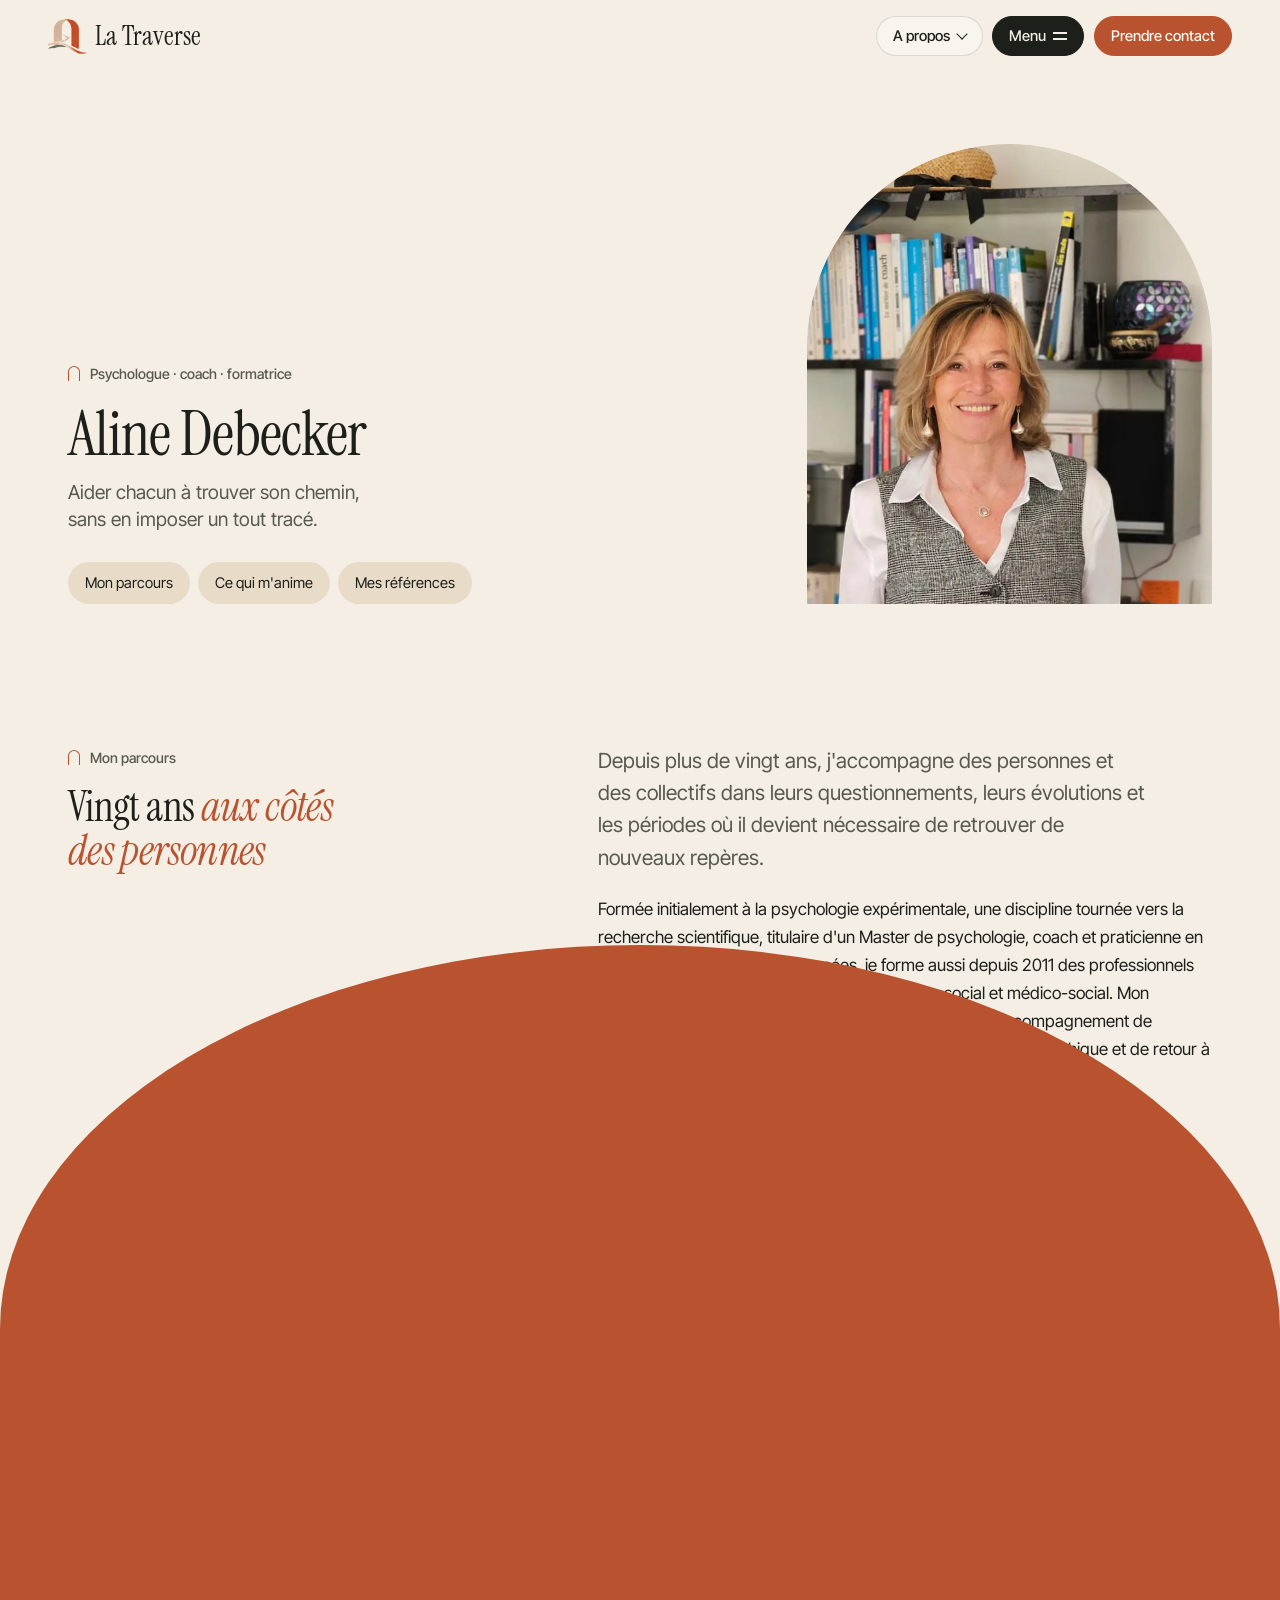
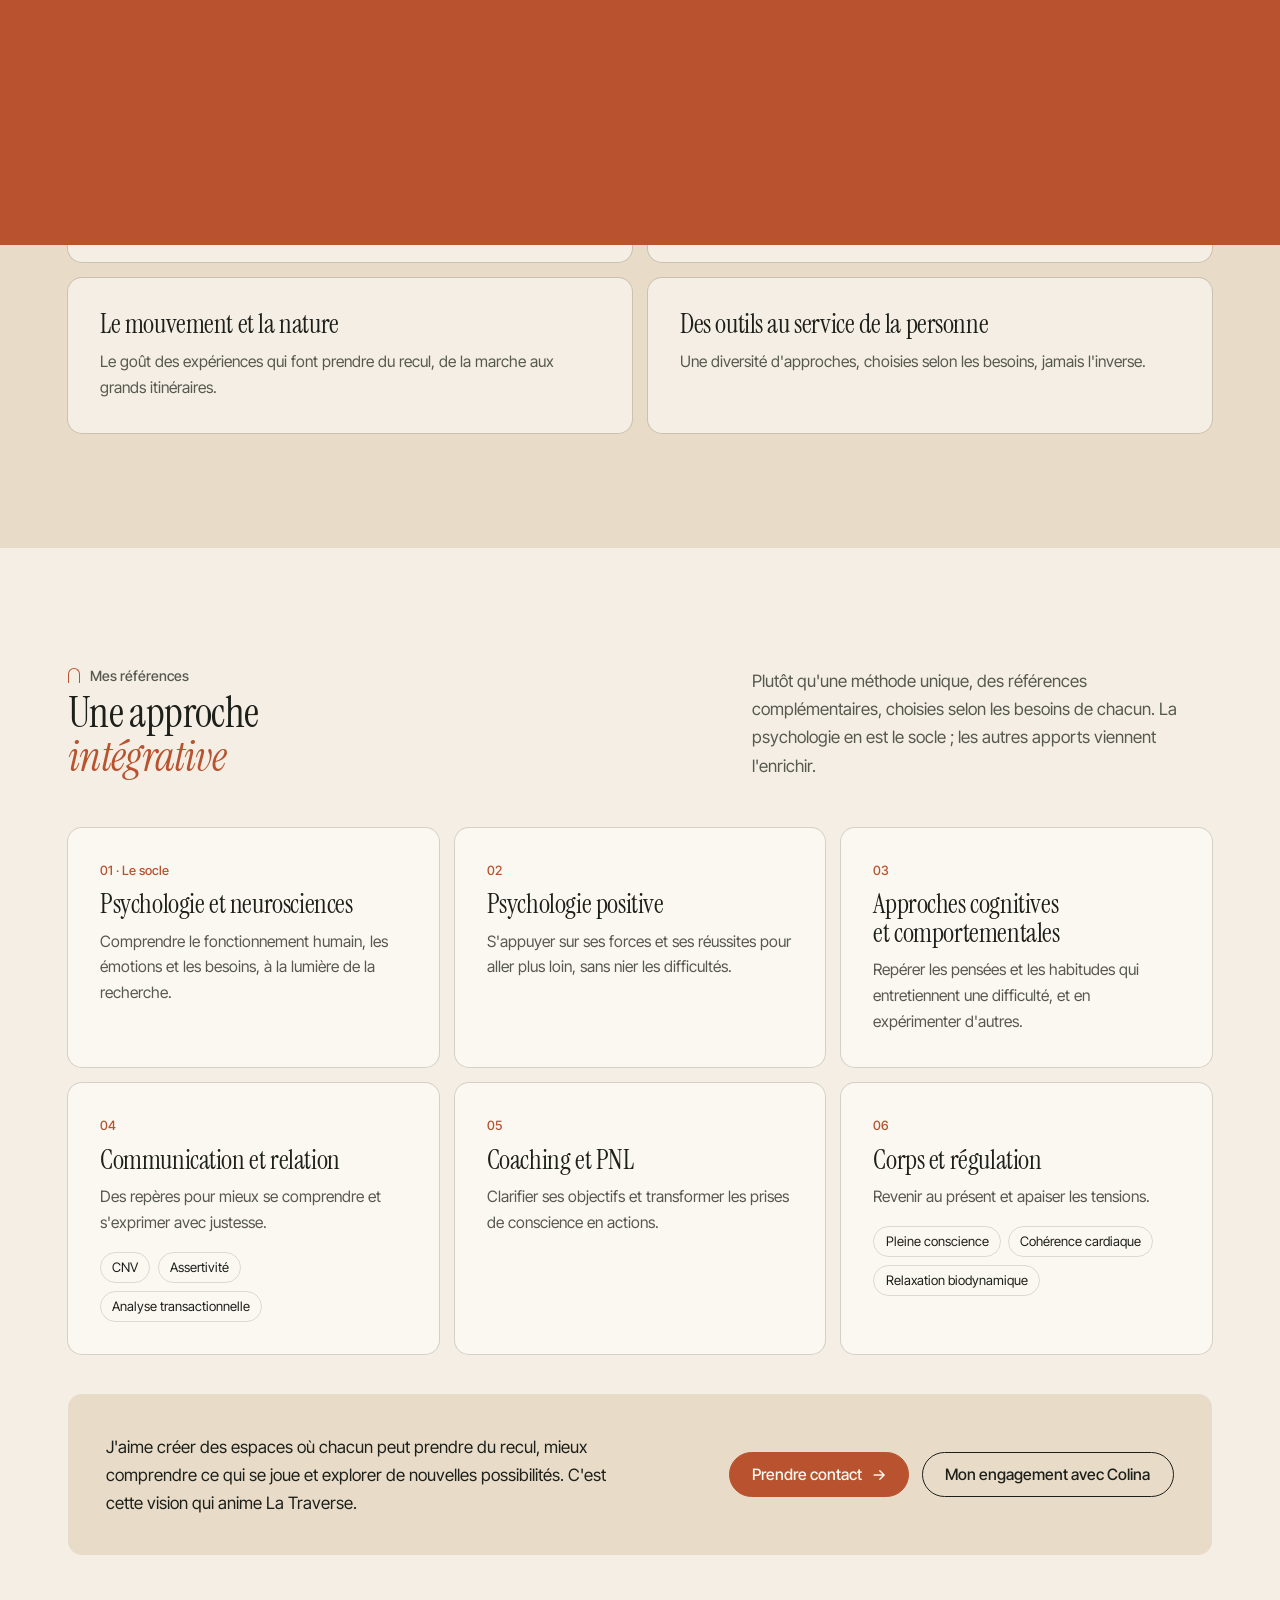
<file: a-propos.html>
<!doctype html>
<html lang="fr">
<head>
<meta charset="utf-8">
<meta name="viewport" content="width=device-width, initial-scale=1">
<title>À propos d'Aline Debecker — psychologue, coach et formatrice · La Traverse</title>
<meta name="description" content="Aline Debecker, psychologue, coach et formatrice : plus de vingt ans d'accompagnement, des professionnels formés depuis 2011, une approche intégrative nourrie par la psychologie positive, le mouvement et la nature.">
<meta name="theme-color" content="#262a20">
<meta property="og:type" content="website">
<meta property="og:locale" content="fr_FR">
<meta property="og:site_name" content="La Traverse">
<meta property="og:title" content="À propos d'Aline Debecker — psychologue, coach et formatrice · La Traverse">
<meta property="og:description" content="Aline Debecker, psychologue, coach et formatrice : plus de vingt ans d'accompagnement, des professionnels formés depuis 2011, une approche intégrative nourrie par la psychologie positive, le mouvement et la nature.">
<meta property="og:image" content="img/arche-1600.webp">
<link rel="icon" type="image/png" href="img/logo-mark.png">
<link rel="preconnect" href="https://fonts.googleapis.com">
<link rel="preconnect" href="https://fonts.gstatic.com" crossorigin>
<link rel="stylesheet" href="https://fonts.googleapis.com/css2?family=Instrument+Serif:ital@0;1&family=Inter+Tight:wght@400;500;600&display=swap">
<link rel="stylesheet" href="assets/site.css">
<script>document.documentElement.classList.add("js")</script>
<script src="assets/site.js" defer></script>
</head>
<body class="page-apropos">
<a class="skip" href="#contenu">Aller au contenu</a>
<div class="voile" aria-hidden="true"></div>
<header class="entete">
<div class="entete__in">
<a class="logo" href="index.html" aria-label="La Traverse — accueil">
<img src="img/logo-mark.png" alt="" width="38" height="39">
<span>La Traverse</span>
</a>
<div class="bloc-pilule bloc-lieu">
<button class="pilule pilule--clair" type="button" data-panneau="lieu-panneau" aria-expanded="false" aria-controls="lieu-panneau">
<span class="lieu__nom">À propos</span><span class="chev" aria-hidden="true"></span>
</button>
<div class="panneau lieu-panneau" id="lieu-panneau">
<p class="panneau__titre">Vous êtes ici : <b>À propos</b> — sur cette page</p>
<nav id="lieu-liste" aria-label="Sections de la page"></nav>
</div>
</div>
<div class="bloc-pilule">
<button class="pilule pilule--sombre" type="button" data-panneau="menu" aria-expanded="false" aria-controls="menu">Menu <span class="burger-ico" aria-hidden="true"></span></button>
<nav class="panneau" id="menu" aria-label="Navigation principale">
<a href="index.html"><b>Accueil</b><small>La Traverse en quelques mots</small></a>
<a href="accompagnement.html"><b>Accompagnement psychologique et coaching</b><small>Personnes, parents, adolescents</small></a>
<a class="sous" href="accompagnement.html#retablissement"><b>Cap vers le rétablissement</b><small>Après une période de soins ou un burn-out</small></a>
<a href="formation.html"><b>Formation et accompagnement des professionnels</b><small>Formations, coaching, analyse des pratiques, cohésion</small></a>
<a class="sous" href="formation.html#coaching"><b>Coaching</b><small>Managers et équipes</small></a>
<a class="sous" href="formation.html#recul"><b>Analyse des pratiques</b><small>Des espaces pour prendre du recul</small></a>
<a class="sous" href="un-chemin-pour-soi.html"><b>Un chemin pour soi</b><small>Parcours pour les professionnels de santé</small></a>
<a class="sous" href="formation.html#cohesion"><b>Journée cohésion</b><small>Une expérience commune</small></a>
<a href="approche.html"><b>L'approche</b><small>Mission, méthodes et cadre</small></a>
<a href="marcher.html"><b>Marcher et se ressourcer</b><small>Le mouvement, la nature, Colina</small></a>
<a href="a-propos.html" aria-current="page"><b>À propos d'Aline Debecker</b><small>Parcours et convictions</small></a>
<a href="contact.html"><b>Contact</b><small>Un premier échange</small></a>
<div class="panneau__pied"><a href="tel:+33684660709">06 84 66 07 09</a><a href="mailto:alinedebecker@gmail.com">alinedebecker@gmail.com</a></div>
</nav>
</div>
<a class="pilule pilule--plein" href="contact.html">Prendre contact</a>
</div>
</header>
<nav class="rail" aria-label="Sections de la page"></nav>
<main id="contenu">
<header class="tete">
<div class="wrap tete__grille">
<div>
<p class="surtitre" data-r>Psychologue · coach · formatrice</p>
<h1 data-r>Aline Debecker<small>Aider chacun à trouver son chemin, sans en imposer un tout tracé.</small></h1>
<ul class="sommaire" data-r><li><a href="#parcours">Mon parcours</a></li><li><a href="#convictions">Ce qui m'anime</a></li><li><a href="#references">Mes références</a></li></ul>
</div>
<div class="portrait arche tete__img" data-r><img src="img/aline-800.webp" srcset="img/aline-800.webp 739w" sizes="(max-width: 860px) 260px, 360px" width="739" height="1600" alt="Portrait d'Aline Debecker, souriante, devant une bibliothèque" decoding="async" fetchpriority="high"></div>
</div>
</header>
<section class="sec sec--serre" id="parcours" data-nav="Mon parcours" aria-labelledby="t-pa">
<div class="wrap deux">
<div class="colle"><p class="surtitre" data-r>Mon parcours</p><h2 id="t-pa" data-r>Vingt ans <em>aux côtés des personnes</em></h2></div>
<div class="mesure">
<p class="lead" data-r>Depuis plus de vingt ans, j'accompagne des personnes et des collectifs dans leurs questionnements, leurs évolutions et les périodes où il devient nécessaire de retrouver de nouveaux repères.</p>
<p data-r>Formée initialement à la psychologie expérimentale, une discipline tournée vers la recherche scientifique, titulaire d'un Master de psychologie, coach et praticienne en PNL depuis une quinzaine d'années, je forme aussi depuis 2011 des professionnels et des structures des secteurs public, sanitaire, social et médico-social. Mon parcours m'a menée dans des contextes variés, dont l'accompagnement de personnes engagées dans un processus de rétablissement psychique et de retour à l'autonomie.</p>
<p data-r>Au fil de ces expériences, j'ai construit une approche transversale qui associe compréhension psychologique, accompagnement individuel, formation et expérimentation.</p>
<ul class="chiffres" data-r style="margin-top:2rem">
<li><strong><span data-compteur="20">20</span>&nbsp;ans+</strong>d'accompagnement</li>
<li><strong>Depuis 2011</strong>formatrice de professionnels</li>
<li><strong><span data-compteur="40">40</span>+</strong>thèmes de formation</li>
</ul>
</div>
</div>
</section>
<section class="sec sec--sable" id="convictions" data-nav="Ce qui m'anime" aria-labelledby="t-cv">
<div class="wrap">
<div class="entete-sec"><div><p class="surtitre" data-r>Ce qui m'anime</p><h2 id="t-cv" data-r>Ce qui m'anime</h2></div></div>
<ul class="cartes">
<li class="carte" data-r><h3>L'humain et les relations</h3><p>Un intérêt constant pour les relations humaines, les émotions et les dynamiques de changement.</p></li>
<li class="carte" data-r style="--d:.05s"><h3>Les ressources de chacun</h3><p>Un attachement à la psychologie positive : partir de ce qui fonctionne pour aller plus loin.</p></li>
<li class="carte" data-r style="--d:.1s"><h3>Le mouvement et la nature</h3><p>Le goût des expériences qui font prendre du recul, de la marche aux grands itinéraires.</p></li>
<li class="carte" data-r style="--d:.15s"><h3>Des outils au service de la personne</h3><p>Une diversité d'approches, choisies selon les besoins, jamais l'inverse.</p></li>
</ul>
</div>
</section>
<section class="sec" id="references" data-nav="Mes références" aria-labelledby="t-re">
<div class="wrap">
<div class="entete-sec">
<div><p class="surtitre" data-r>Mes références</p><h2 id="t-re" data-r>Une approche <em>intégrative</em></h2></div>
<p data-r>Plutôt qu'une méthode unique, des références complémentaires, choisies selon les besoins de chacun. La psychologie en est le socle ; les autres apports viennent l'enrichir.</p>
</div>
<ul class="cartes">
<li class="carte" data-r><span class="carte__n">01 · Le socle</span><h3>Psychologie et neurosciences</h3><p>Comprendre le fonctionnement humain, les émotions et les besoins, à la lumière de la recherche.</p></li>
<li class="carte" data-r style="--d:.05s"><span class="carte__n">02</span><h3>Psychologie positive</h3><p>S'appuyer sur ses forces et ses réussites pour aller plus loin, sans nier les difficultés.</p></li>
<li class="carte" data-r style="--d:.1s"><span class="carte__n">03</span><h3>Approches cognitives et comportementales</h3><p>Repérer les pensées et les habitudes qui entretiennent une difficulté, et en expérimenter d'autres.</p></li>
<li class="carte" data-r><span class="carte__n">04</span><h3>Communication et relation</h3><p>Des repères pour mieux se comprendre et s'exprimer avec justesse.</p><ul class="pastilles"><li>CNV</li><li>Assertivité</li><li>Analyse transactionnelle</li></ul></li>
<li class="carte" data-r style="--d:.05s"><span class="carte__n">05</span><h3>Coaching et PNL</h3><p>Clarifier ses objectifs et transformer les prises de conscience en actions.</p></li>
<li class="carte" data-r style="--d:.1s"><span class="carte__n">06</span><h3>Corps et régulation</h3><p>Revenir au présent et apaiser les tensions.</p><ul class="pastilles"><li>Pleine conscience</li><li>Cohérence cardiaque</li><li>Relaxation biodynamique</li></ul></li>
</ul>
<div class="passerelle" data-r style="margin-top:2.5rem">
<p style="margin:0;max-width:52ch">J'aime créer des espaces où chacun peut prendre du recul, mieux comprendre ce qui se joue et explorer de nouvelles possibilités. C'est cette vision qui anime La Traverse.</p>
<div class="actions" style="margin:0"><a class="btn" href="contact.html">Prendre contact <span class="fl" aria-hidden="true">→</span></a><a class="btn btn--ligne" href="marcher.html">Mon engagement avec Colina</a></div>
</div>
</div>
</section>
</main>
<footer class="pied">
<p class="pied__marque" aria-hidden="true">La Traverse</p>
<div class="wrap">
<div class="pied__haut">
<div>
<p class="pied__devise">Transformer les passages en possibles.</p>
<p>La Traverse — santé mentale et transitions de vie.<br>Aline Debecker, psychologue, coach et formatrice.<br>Cabinet à Castillon-du-Gard · à distance · en marchant.</p>
</div>
<div>
<h2>Explorer</h2>
<ul>
<li><a href="index.html">Accueil</a></li>
<li><a href="accompagnement.html">Accompagnement psychologique et coaching</a></li>
<li><a href="formation.html">Formation et accompagnement des professionnels</a></li>
<li><a href="un-chemin-pour-soi.html">Un chemin pour soi</a></li>
<li><a href="approche.html">L'approche</a></li>
<li><a href="marcher.html">Marcher et se ressourcer</a></li>
<li><a href="a-propos.html">À propos</a></li>
</ul>
</div>
<div>
<h2>Contact</h2>
<ul>
<li><a href="tel:+33684660709">06 84 66 07 09</a></li>
<li><a href="mailto:alinedebecker@gmail.com">alinedebecker@gmail.com</a></li>
<li><a href="contact.html">Écrire un message</a></li>
</ul>
</div>
</div>
<div class="pied__bas">
<span>© <span data-annee>2026</span> La Traverse — Aline Debecker</span>
<a href="mentions-legales.html">Mentions légales et confidentialité</a>
</div>
</div>
</footer>
</body>
</html>
</file>
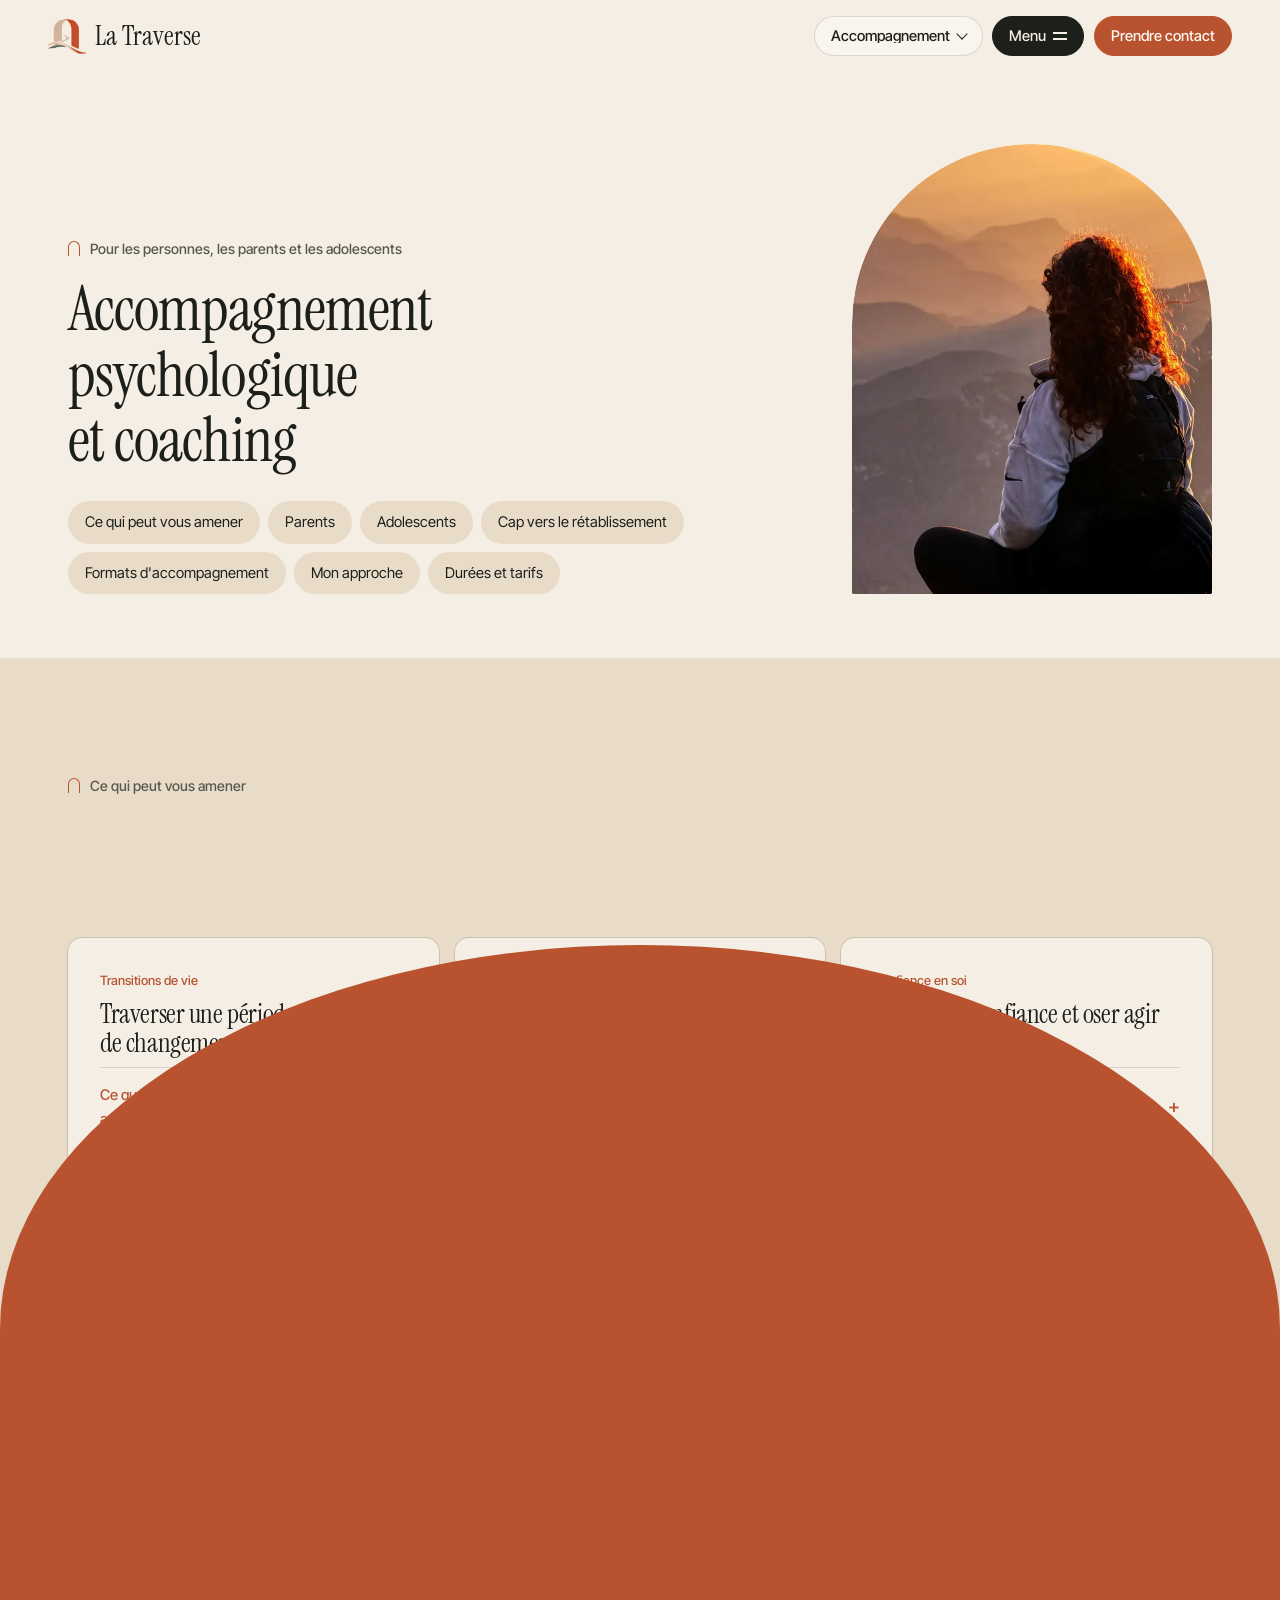
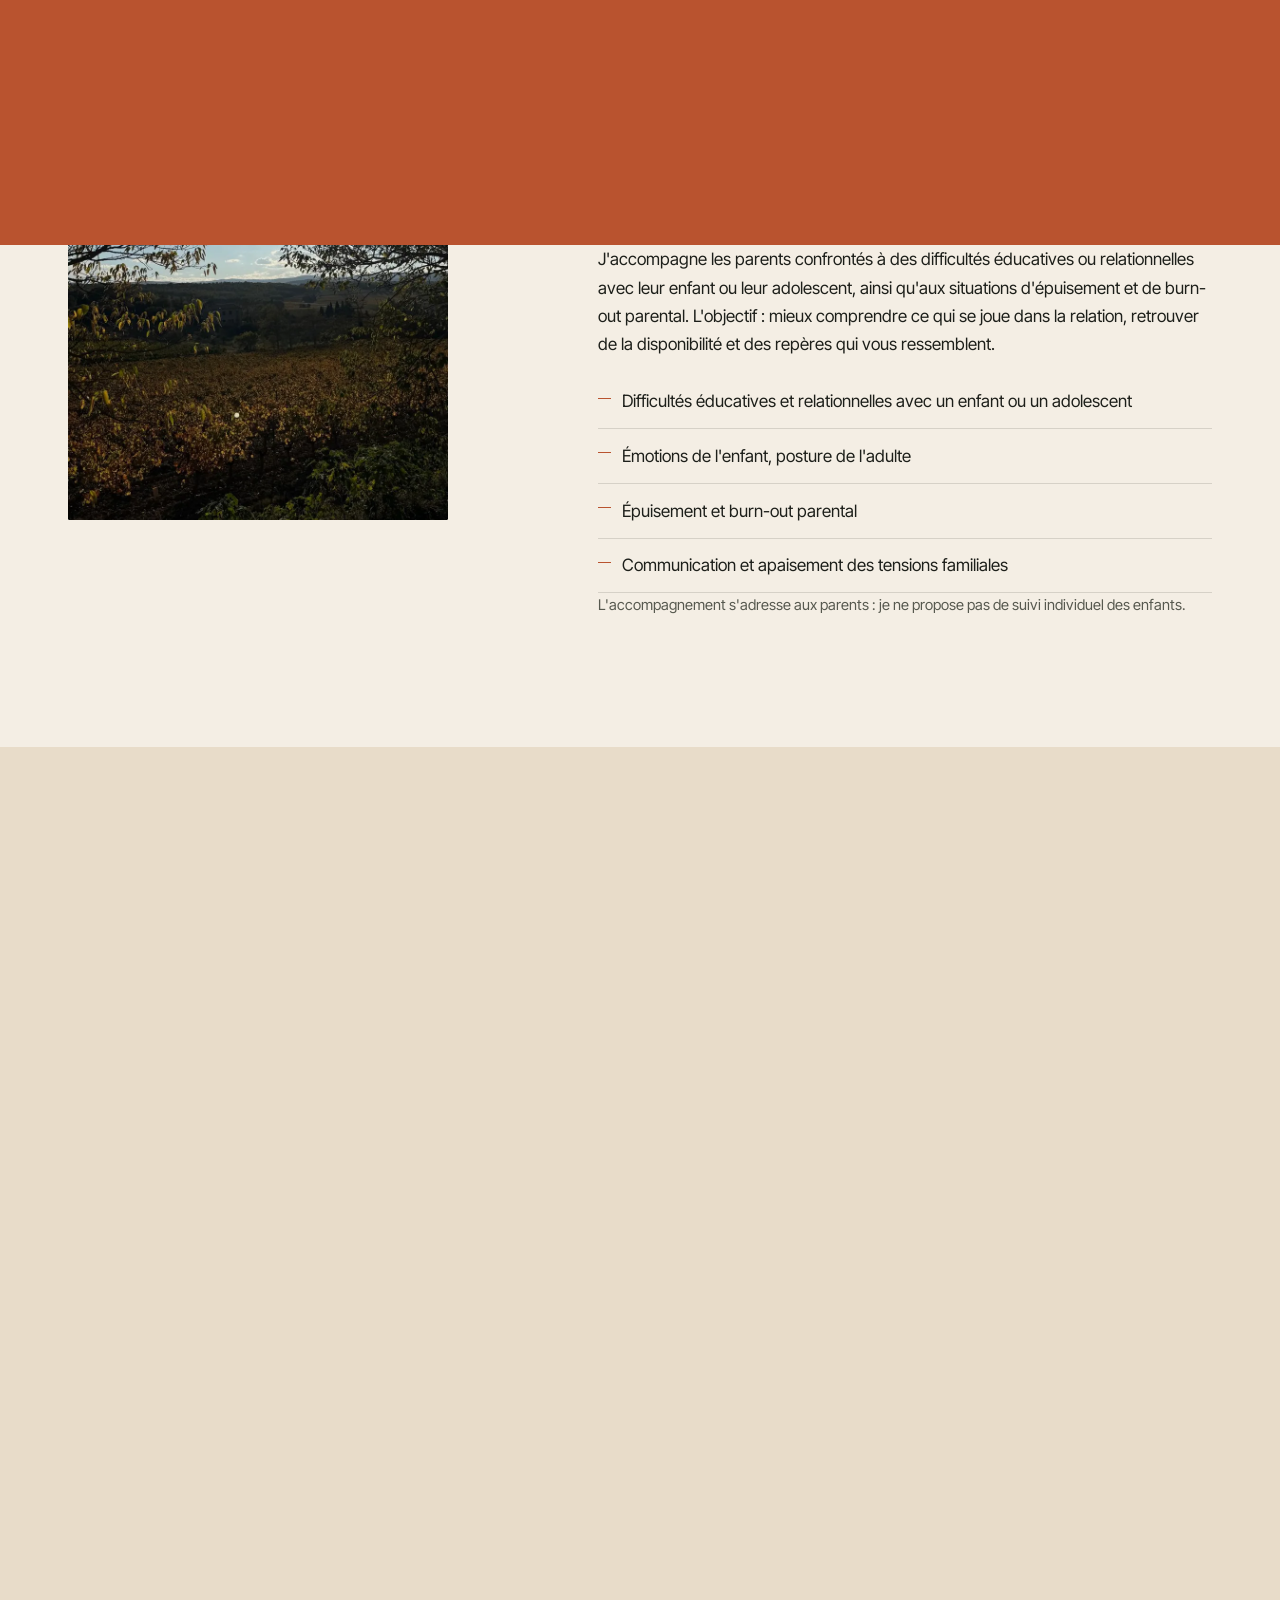
<file: accompagnement.html>
<!doctype html>
<html lang="fr">
<head>
<meta charset="utf-8">
<meta name="viewport" content="width=device-width, initial-scale=1">
<title>Accompagnement psychologique et coaching — La Traverse · Aline Debecker</title>
<meta name="description" content="Transitions de vie, stress et charge mentale, confiance en soi, relations, parentalité, adolescents et orientation, rétablissement psychique. En cabinet à Castillon-du-Gard, à distance ou en marchant.">
<meta name="theme-color" content="#262a20">
<meta property="og:type" content="website">
<meta property="og:locale" content="fr_FR">
<meta property="og:site_name" content="La Traverse">
<meta property="og:title" content="Accompagnement psychologique et coaching — La Traverse · Aline Debecker">
<meta property="og:description" content="Transitions de vie, stress et charge mentale, confiance en soi, relations, parentalité, adolescents et orientation, rétablissement psychique. En cabinet à Castillon-du-Gard, à distance ou en marchant.">
<meta property="og:image" content="img/arche-1600.webp">
<link rel="icon" type="image/png" href="img/logo-mark.png">
<link rel="preconnect" href="https://fonts.googleapis.com">
<link rel="preconnect" href="https://fonts.gstatic.com" crossorigin>
<link rel="stylesheet" href="https://fonts.googleapis.com/css2?family=Instrument+Serif:ital@0;1&family=Inter+Tight:wght@400;500;600&display=swap">
<link rel="stylesheet" href="assets/site.css">
<script>document.documentElement.classList.add("js")</script>
<script src="assets/site.js" defer></script>
</head>
<body class="page-accompagnement">
<a class="skip" href="#contenu">Aller au contenu</a>
<div class="voile" aria-hidden="true"></div>
<header class="entete">
<div class="entete__in">
<a class="logo" href="index.html" aria-label="La Traverse — accueil">
<img src="img/logo-mark.png" alt="" width="38" height="39">
<span>La Traverse</span>
</a>
<div class="bloc-pilule bloc-lieu">
<button class="pilule pilule--clair" type="button" data-panneau="lieu-panneau" aria-expanded="false" aria-controls="lieu-panneau">
<span class="lieu__nom">Accompagnement</span><span class="chev" aria-hidden="true"></span>
</button>
<div class="panneau lieu-panneau" id="lieu-panneau">
<p class="panneau__titre">Vous êtes ici : <b>Accompagnement</b> — sur cette page</p>
<nav id="lieu-liste" aria-label="Sections de la page"></nav>
</div>
</div>
<div class="bloc-pilule">
<button class="pilule pilule--sombre" type="button" data-panneau="menu" aria-expanded="false" aria-controls="menu">Menu <span class="burger-ico" aria-hidden="true"></span></button>
<nav class="panneau" id="menu" aria-label="Navigation principale">
<a href="index.html"><b>Accueil</b><small>La Traverse en quelques mots</small></a>
<a href="accompagnement.html" aria-current="page"><b>Accompagnement psychologique et coaching</b><small>Personnes, parents, adolescents</small></a>
<a class="sous" href="accompagnement.html#retablissement"><b>Cap vers le rétablissement</b><small>Après une période de soins ou un burn-out</small></a>
<a href="formation.html"><b>Formation et accompagnement des professionnels</b><small>Formations, coaching, analyse des pratiques, cohésion</small></a>
<a class="sous" href="formation.html#coaching"><b>Coaching</b><small>Managers et équipes</small></a>
<a class="sous" href="formation.html#recul"><b>Analyse des pratiques</b><small>Des espaces pour prendre du recul</small></a>
<a class="sous" href="un-chemin-pour-soi.html"><b>Un chemin pour soi</b><small>Parcours pour les professionnels de santé</small></a>
<a class="sous" href="formation.html#cohesion"><b>Journée cohésion</b><small>Une expérience commune</small></a>
<a href="approche.html"><b>L'approche</b><small>Mission, méthodes et cadre</small></a>
<a href="marcher.html"><b>Marcher et se ressourcer</b><small>Le mouvement, la nature, Colina</small></a>
<a href="a-propos.html"><b>À propos d'Aline Debecker</b><small>Parcours et convictions</small></a>
<a href="contact.html"><b>Contact</b><small>Un premier échange</small></a>
<div class="panneau__pied"><a href="tel:+33684660709">06 84 66 07 09</a><a href="mailto:alinedebecker@gmail.com">alinedebecker@gmail.com</a></div>
</nav>
</div>
<a class="pilule pilule--plein" href="contact.html">Prendre contact</a>
</div>
</header>
<nav class="rail" aria-label="Sections de la page"></nav>
<main id="contenu">
<header class="tete">
<div class="wrap tete__grille">
<div>
<p class="surtitre" data-r>Pour les personnes, les parents et les adolescents</p>
<h1 data-r>Accompagnement psychologique et coaching</h1>
<ul class="sommaire" data-r><li><a href="#thematiques">Ce qui peut vous amener</a></li><li><a href="#parents">Parents</a></li><li><a href="#adolescents">Adolescents</a></li><li><a href="#retablissement">Cap vers le rétablissement</a></li><li><a href="#modalites">Formats d'accompagnement</a></li><li><a href="#deroulement">Mon approche</a></li><li><a href="#pratique">Durées et tarifs</a></li></ul>
</div>
<div class="arche tete__img" data-r><img src="img/particuliers-800.webp" srcset="img/particuliers-800.webp 800w, img/particuliers-1600.webp 1346w" sizes="(max-width: 860px) 260px, 360px" width="1346" height="1400" alt="Une jeune femme regarde les montagnes au soleil couchant" decoding="async" fetchpriority="high"></div>
</div>
</header>
<section class="sec sec--sable" id="thematiques" data-nav="Ce qui peut vous amener" aria-labelledby="t-them">
<div class="wrap">
<div class="entete-sec">
<div><p class="surtitre" data-r>Ce qui peut vous amener</p><h2 id="t-them" data-r>Des situations <em>que l'on rencontre tous</em></h2></div>
<p data-r>Une transition, une perte de confiance, un épuisement, des tensions relationnelles ou le sentiment de ne plus savoir comment avancer peuvent fragiliser nos repères.</p>
</div>
<ul class="cartes">
<li class="carte" id="transitions" data-r>
<span class="carte__n">Transitions de vie</span>
<h3>Traverser une période de changement</h3>
<details><summary>Ce que l'accompagnement peut vous apporter</summary><p>Reconversion, mobilité professionnelle, séparation, départ des enfants, retraite, ou simplement un moment où l'on se cherche. Retrouver un cap et des repères.</p><ul class="tirets"><li>Clarifier ce que vous voulez vraiment</li><li>Faire le point sur vos forces et vos ressources</li><li>Avancer par étapes réalistes</li></ul></details>
</li>
<li class="carte" id="stress" data-r style="--d:.06s">
<span class="carte__n">Stress et charge mentale</span>
<h3>Retrouver de l'air quand tout s'accumule</h3>
<details><summary>Ce que l'accompagnement peut vous apporter</summary><p>Stress, anxiété, charge mentale, sentiment de courir après le temps. Comprendre ce qui vous épuise et apprendre à vous réguler au quotidien.</p><ul class="tirets"><li>Des outils de régulation : respiration, cohérence cardiaque, pleine conscience</li><li>Mieux poser ses priorités et ses limites</li><li>Organiser son temps sans s'oublier</li></ul></details>
</li>
<li class="carte" data-r style="--d:.12s">
<span class="carte__n">Confiance en soi</span>
<h3>Reprendre confiance et oser agir</h3>
<details><summary>Ce que l'accompagnement peut vous apporter</summary><p>Doutes, peur de mal faire, difficulté à s'affirmer. Renforcer l'estime de soi et le pouvoir d'agir, en général en 4 à 6 séances.</p><ul class="tirets"><li>Identifier ses talents et ses réussites</li><li>Développer des croyances plus aidantes</li><li>S'affirmer avec justesse</li></ul></details>
</li>
<li class="carte" data-r>
<span class="carte__n">Épuisement</span>
<h3>Se relever après un épuisement</h3>
<details><summary>Ce que l'accompagnement peut vous apporter</summary><p>Après un burn-out ou une période très éprouvante, retrouver de l'énergie, du sens et une reprise d'activité progressive et respectueuse de soi.</p><ul class="tirets"><li>Comprendre les mécanismes de l'épuisement</li><li>Reconstruire ses appuis pas à pas</li><li>Préparer une reprise plus durable</li></ul></details>
</li>
<li class="carte" id="relations" data-r style="--d:.06s">
<span class="carte__n">Relations et communication</span>
<h3>Mieux communiquer, apaiser les relations</h3>
<details><summary>Ce que l'accompagnement peut vous apporter</summary><p>Tensions, malentendus, difficulté à se faire entendre ou à poser ses limites, dans la vie personnelle, familiale ou professionnelle.</p><ul class="tirets"><li>Comprendre ce qui se rejoue dans la relation</li><li>Exprimer ses besoins avec clarté</li><li>Traverser les désaccords plus sereinement</li></ul></details>
</li>
<li class="carte" id="parents-ados" data-r style="--d:.12s">
<span class="carte__n">Parents et adolescents</span>
<h3>Retrouver le lien avec son adolescent</h3>
<details><summary>Ce que l'accompagnement peut vous apporter</summary><p>Communication difficile, positionnement parental, limites, conflits, usages numériques : trouver une place juste face à un adolescent qui grandit.</p><ul class="tirets"><li>Renouer le dialogue</li><li>Poser des limites claires et tenables</li><li>Accompagner les usages numériques sans conflit permanent</li></ul></details>
</li>
</ul>
</div>
</section>
<section class="sec" id="parents" data-nav="Parents" aria-labelledby="t-par">
<div class="wrap deux">
<div class="arche" style="aspect-ratio:4/5;max-width:380px" data-r><img src="img/vignes-800.webp" srcset="img/vignes-800.webp 800w, img/vignes-1600.webp 900w" sizes="(max-width: 860px) 80vw, 380px" width="900" height="1600" alt="Deux arbres encadrent la lumière au-dessus des vignes" decoding="async" loading="lazy"></div>
<div>
<h2 id="t-par" data-r>Parents et <em>relations familiales</em></h2>
<p class="accroche" data-r>Être parent, c'est aussi traverser des passages.</p>
<p class="lead" data-r>Fatigue, doutes, conflits qui se répètent, sentiment de ne plus savoir comment faire : vous n'êtes pas seul·e.</p>
<p data-r>J'accompagne les parents confrontés à des difficultés éducatives ou relationnelles avec leur enfant ou leur adolescent, ainsi qu'aux situations d'épuisement et de burn-out parental. L'objectif : mieux comprendre ce qui se joue dans la relation, retrouver de la disponibilité et des repères qui vous ressemblent.</p>
<ul class="tirets tirets--traits" data-r>
<li>Difficultés éducatives et relationnelles avec un enfant ou un adolescent</li>
<li>Émotions de l'enfant, posture de l'adulte</li>
<li>Épuisement et burn-out parental</li>
<li>Communication et apaisement des tensions familiales</li>
</ul>
<p class="petit" data-r>L'accompagnement s'adresse aux parents : je ne propose pas de suivi individuel des enfants.</p>
</div>
</div>
</section>
<section class="sec sec--sable" id="adolescents" data-nav="Adolescents" aria-labelledby="t-ado">
<div class="wrap deux deux--egal">
<div>
<p class="surtitre" data-r>Adolescents</p>
<h2 id="t-ado" data-r>Grandir, choisir, <em>trouver sa place</em></h2>
<p class="lead" data-r>L'adolescence est une période de transformations et de construction de soi. Il n'est pas toujours facile de mettre des mots sur ce que l'on ressent, de trouver sa place ou de se projeter.</p>
<p data-r>Je propose aux adolescents un espace pour parler de ce qu'ils vivent, mieux se connaître, s'affirmer et se projeter, notamment en matière de confiance en soi et d'orientation. Lorsque le jeune le souhaite, certaines séances peuvent se dérouler en marchant : un cadre moins formel qui facilite souvent la parole.</p>
<ul class="tirets tirets--traits" data-r>
<li>Confiance en soi et affirmation de soi</li>
<li>Émotions, communication et relations aux autres</li>
<li>Difficultés familiales ou scolaires, motivation</li>
<li>Autonomie et pouvoir d'agir</li>
</ul>
<p class="petit" data-r>Les modalités d'échange avec les parents sont précisées dès le départ, dans le respect de la confidentialité.</p>
</div>
<div class="encart encart--terre" data-r>
<p class="carte__n">Coaching d'orientation · environ 4 séances</p>
<h3>Choisir son orientation en confiance</h3>
<p>Les choix d'études arrivent parfois très tôt, et pèsent lourd. J'ai déjà accompagné une vingtaine de jeunes dans leur orientation scolaire et professionnelle : au-delà des pistes trouvées, ce parcours renforce souvent leur confiance en eux.</p>
<ul class="tirets">
<li>Des outils pour explorer ses goûts et ses intérêts professionnels</li>
<li>L'identification de ses valeurs personnelles</li>
<li>L'exploration de ses talents et de ses ressources</li>
<li>Des échanges approfondis sur ses aspirations et ses questions</li>
</ul>
</div>
</div>
</section>
<section class="sec sec--sombre" id="retablissement" data-nav="Cap vers le rétablissement" aria-labelledby="t-ret">
<div class="wrap">
<div class="entete-sec">
<div><p class="surtitre" data-r>Accompagnement du rétablissement psychique</p><h2 id="t-ret" data-r>Cap vers <em>le rétablissement</em></h2></div>
<p data-r>Pour accompagner la transition entre la fin d'une prise en charge (hospitalisation, soins spécialisés) et la reprise d'une vie quotidienne, sociale et, lorsque c'est souhaité, professionnelle. Également après un burn-out ou un épisode dépressif.</p>
</div>
<div class="deux deux--egal">
<div data-r>
<p class="lead">Le rétablissement ne se limite pas à la disparition des symptômes. Il s'agit aussi de retrouver des liens, des activités, la confiance en soi et ce qui donne du sens à sa vie.</p>
<h3>Les axes de travail</h3>
<ul class="tirets">
<li>Les relations sociales et la participation à la vie collective</li>
<li>Les activités, les loisirs et la pratique physique</li>
<li>L'alimentation et les habitudes de vie</li>
<li>La confiance en soi et ses ressources</li>
<li>Un projet professionnel ou une activité porteuse de sens</li>
<li>La remobilisation progressive et de nouveaux repères</li>
</ul>
</div>
<div data-r style="--d:.1s">
<h3>Le fil conducteur : votre pouvoir d'agir</h3>
<ul class="tirets">
<li>Repérer ce qui peut vous aider à vous remettre en mouvement</li>
<li>Développer des croyances plus aidantes</li>
<li>Retrouver confiance en vous et en vos capacités</li>
<li>Identifier ce qui vous motive et compte vraiment</li>
<li>Vous fixer des objectifs réalistes et stimulants</li>
<li>Transformer vos intentions en actions, à votre rythme</li>
</ul>
</div>
</div>
<h3 data-r style="margin-top:3.5rem">Comment se déroule l'accompagnement</h3>
<ol class="etapes etapes--fenetres">
<li data-r><b>Un bilan initial</b><p>Faire le point sur votre situation, vos besoins, vos ressources et vos difficultés.</p></li>
<li data-r style="--d:.06s"><b>Des priorités claires</b><p>Identifier ensemble les principaux axes de travail.</p></li>
<li data-r style="--d:.12s"><b>Un parcours personnalisé</b><p>Des séances consacrées aux sujets identifiés, environ 10 selon vos besoins.</p></li>
<li data-r style="--d:.18s"><b>Des relais si besoin</b><p>Une mise en lien avec d'autres professionnels ou ressources lorsque c'est utile.</p></li>
</ol>
<div class="cadre-soins" id="cadre" data-r>
<div><p class="surtitre">Le cadre</p><h3>En complément des soins</h3></div>
<div>
<p>En tant que psychologue, je propose un accompagnement qui vient <strong>en complément</strong> du suivi médical, psychiatrique ou psychothérapeutique, sans s'y substituer. Il soutient la transition vers la vie quotidienne et sociale, l'autonomie et le pouvoir d'agir de la personne.</p>
<p><strong>Professionnels et établissements :</strong> vous pouvez orienter vers La Traverse une personne pour qui un accompagnement complémentaire, après la sortie des soins, serait pertinent. <a class="lien" href="contact.html?objet=retablissement">Prendre contact</a></p>
</div>
</div>
</div>
</section>
<section class="sec sec--sable" id="modalites" data-nav="Formats d'accompagnement" aria-labelledby="t-mod">
<div class="wrap">
<div class="entete-sec">
<div><p class="surtitre" data-r>Formats d'accompagnement</p><h2 id="t-mod" data-r>Des formats <em>qui s'ajustent à vous</em></h2></div>
<ul class="lieux" data-r aria-label="Lieux"><li>En cabinet à Castillon-du-Gard</li><li>À distance</li><li>En marchant, si c'est adapté</li></ul>
</div>
<ul class="cartes">
<li class="carte" data-r><span class="carte__n">Individuel</span><h3>Accompagnement psychologique</h3><p>Un espace confidentiel pour comprendre ce que vous vivez et retrouver des appuis.</p></li>
<li class="carte" data-r style="--d:.06s"><span class="carte__n">Individuel</span><h3>Coaching</h3><p>Clarifier un objectif personnel ou professionnel, mobiliser vos ressources, passer à l'action.</p></li>
<li class="carte" data-r style="--d:.12s"><span class="carte__n">Parents</span><h3>Coaching parental</h3><p>Retrouver des repères éducatifs et une relation plus apaisée avec votre enfant ou votre adolescent.</p></li>
<li class="carte" data-r style="--d:.18s"><span class="carte__n">Collectif</span><h3>Ateliers et soirées-débats</h3><p>Tables rondes et ateliers pour échanger autour des relations, des émotions et des transitions.</p></li>
</ul>
</div>
</section>
<section class="sec" id="deroulement" data-nav="Mon approche" aria-labelledby="t-de">
<div class="wrap">
<div class="deux">
<div><p class="surtitre" data-r>Mon approche</p><h2 id="t-de" data-r>Comment se déroule <em>un accompagnement</em></h2></div>
<div>
<p class="lead" data-r>Psychologue, coach et praticienne en PNL, j'accompagne depuis plus de 20 ans des personnes qui traversent une période de questionnement, de changement ou de difficulté.</p>
<p data-r>Il n'existe pas de parcours tout fait : nous définissons ensemble les priorités, choisissons les approches les plus utiles et ajustons le chemin au fil des séances.</p>
</div>
</div>
<ol class="chemin" data-r style="margin-top:2.5rem">
<li><b>Comprendre</b><span>Première séance : faire connaissance, exprimer ce qui vous amène, et vérifier ensemble que ma façon de travailler vous correspond.</span></li>
<li><b>Définir</b><span>Deuxième séance : préciser les objectifs, les priorités, le rythme et les approches à privilégier.</span></li>
<li><b>Expérimenter</b><span>Séances de suivi : écoute, réflexion et mises en pratique, avec des exercices entre les séances si besoin.</span></li>
<li><b>Faire le bilan</b><span>Dernière séance : mesurer le chemin parcouru, repérer vos ressources et envisager la suite.</span></li>
</ol>
<p class="petit" data-r style="margin-top:1.4rem"><strong>Repère indicatif :</strong> un accompagnement individuel comprend généralement 5 à 10 séances, selon la situation et les objectifs. Le rythme et la durée sont définis ensemble et peuvent évoluer.</p>
</div>
</section>
<section class="sec sec--sable" id="pratique" data-nav="Durées et tarifs" aria-labelledby="t-prat">
<div class="wrap">
<div class="entete-sec">
<div><p class="surtitre" data-r>Informations pratiques</p><h2 id="t-prat" data-r>Durées et <em>tarifs</em></h2></div>
<ul class="lieux" data-r aria-label="Lieux"><li>En cabinet à Castillon-du-Gard</li><li>À distance</li><li>En marchant</li></ul>
</div>
<div class="deux deux--egal">
<div data-r>
<table class="tableau">
<caption class="sr-only">Durées indicatives des accompagnements</caption>
<thead><tr><th scope="col">Accompagnement</th><th scope="col">Durée indicative</th></tr></thead>
<tbody>
<tr><td>Confiance en soi</td><td>4 à 6 séances</td></tr>
<tr><td>Après un épuisement</td><td>8 à 10 séances d'environ 1 h à 1 h 30</td></tr>
<tr><td>Cap vers le rétablissement</td><td>Environ 10 séances, selon les besoins</td></tr>
<tr><td>Orientation des adolescents</td><td>Environ 4 séances</td></tr>
</tbody>
</table>
<p class="petit" style="margin-top:1rem">Ces repères sont indicatifs et s'adaptent à votre situation, à vos objectifs et à votre rythme.</p>
</div>
<div data-r style="--d:.1s">
<ul class="tarifs">
<li><b>Adultes</b><strong>60 €</strong><span>la séance</span></li>
<li><b>Adolescents</b><strong>50 €</strong><span>la séance</span></li>
</ul>
<div class="actions"><a class="btn" href="contact.html">Prendre rendez-vous <span class="fl" aria-hidden="true">→</span></a></div>
</div>
</div>
</div>
</section>
</main>
<footer class="pied">
<p class="pied__marque" aria-hidden="true">La Traverse</p>
<div class="wrap">
<div class="pied__haut">
<div>
<p class="pied__devise">Transformer les passages en possibles.</p>
<p>La Traverse — santé mentale et transitions de vie.<br>Aline Debecker, psychologue, coach et formatrice.<br>Cabinet à Castillon-du-Gard · à distance · en marchant.</p>
</div>
<div>
<h2>Explorer</h2>
<ul>
<li><a href="index.html">Accueil</a></li>
<li><a href="accompagnement.html">Accompagnement psychologique et coaching</a></li>
<li><a href="formation.html">Formation et accompagnement des professionnels</a></li>
<li><a href="un-chemin-pour-soi.html">Un chemin pour soi</a></li>
<li><a href="approche.html">L'approche</a></li>
<li><a href="marcher.html">Marcher et se ressourcer</a></li>
<li><a href="a-propos.html">À propos</a></li>
</ul>
</div>
<div>
<h2>Contact</h2>
<ul>
<li><a href="tel:+33684660709">06 84 66 07 09</a></li>
<li><a href="mailto:alinedebecker@gmail.com">alinedebecker@gmail.com</a></li>
<li><a href="contact.html">Écrire un message</a></li>
</ul>
</div>
</div>
<div class="pied__bas">
<span>© <span data-annee>2026</span> La Traverse — Aline Debecker</span>
<a href="mentions-legales.html">Mentions légales et confidentialité</a>
</div>
</div>
</footer>
</body>
</html>
</file>
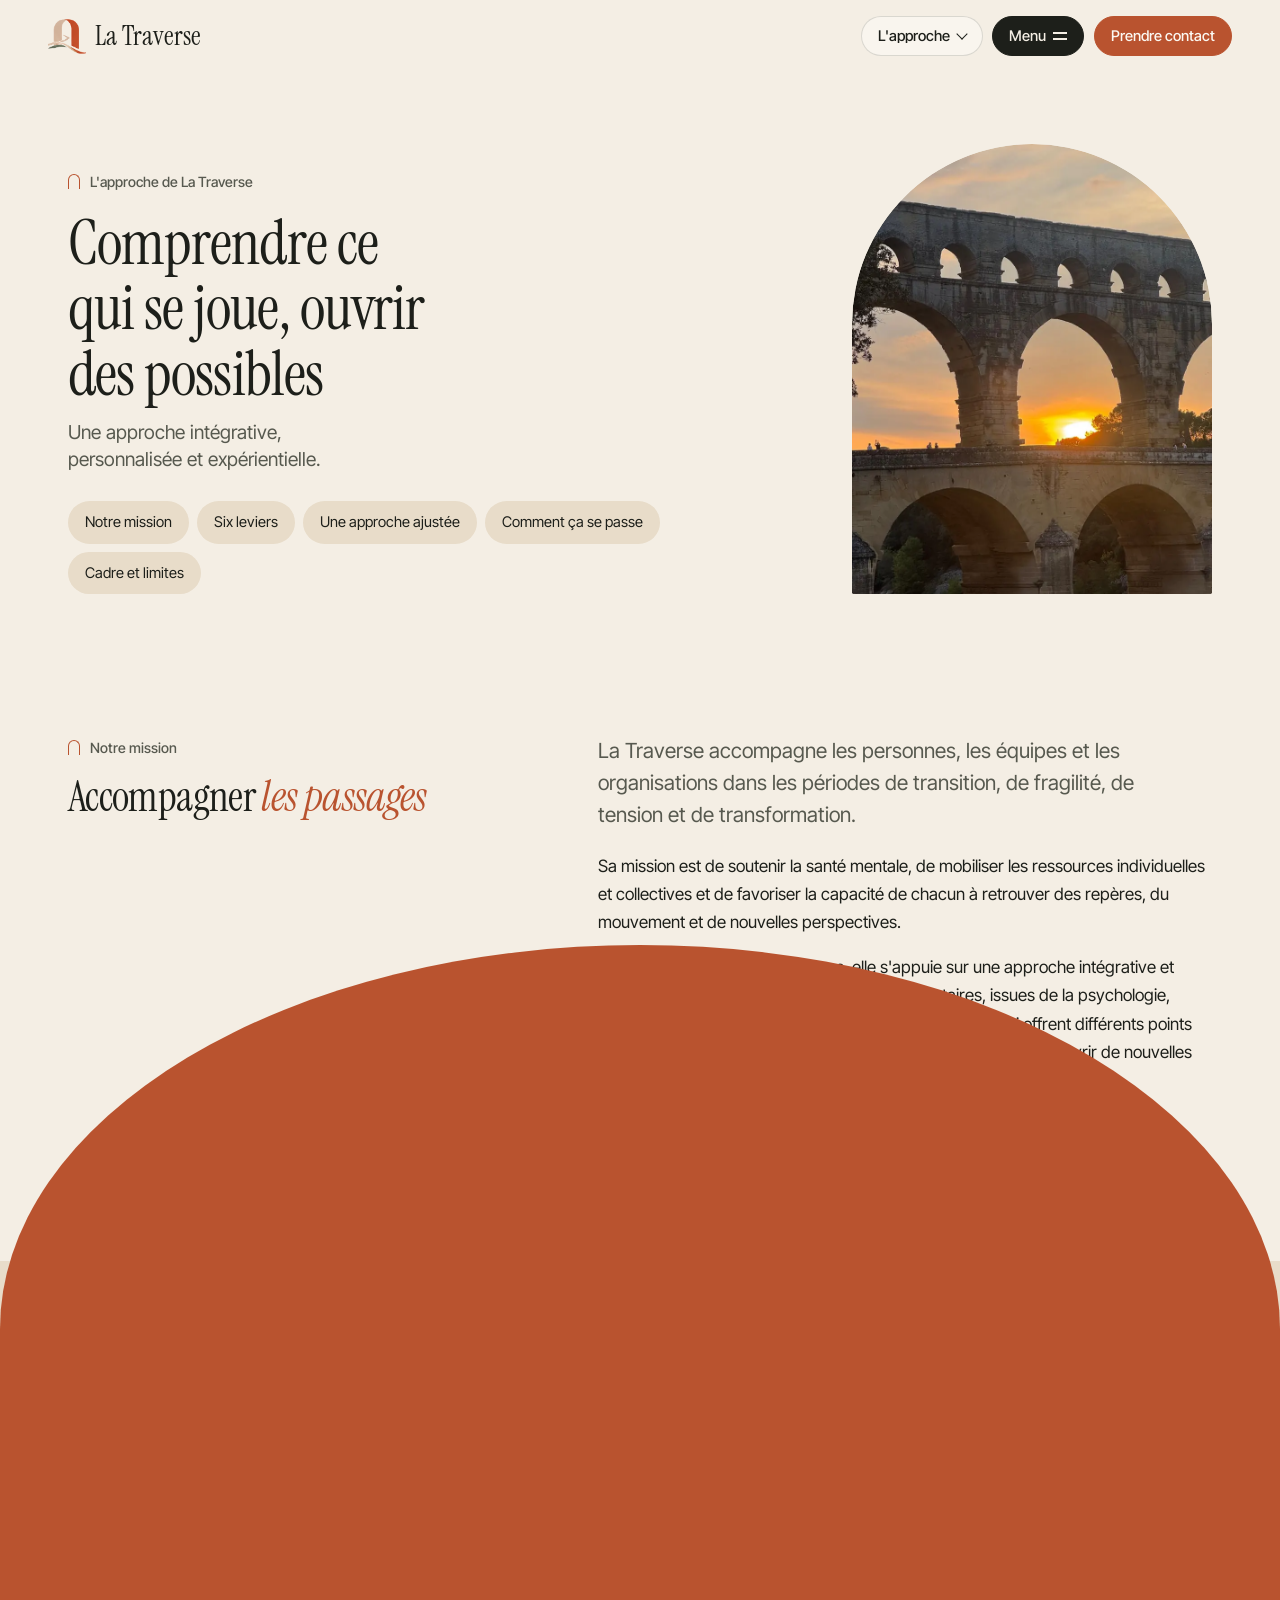
<file: approche.html>
<!doctype html>
<html lang="fr">
<head>
<meta charset="utf-8">
<meta name="viewport" content="width=device-width, initial-scale=1">
<title>L'approche — La Traverse · Aline Debecker</title>
<meta name="description" content="Une approche intégrative, personnalisée et expérientielle : psychologie, coaching et PNL, corps, nature, dynamique collective, sens. Déroulement des accompagnements individuels, du coaching de manager et du coaching d'équipe.">
<meta name="theme-color" content="#262a20">
<meta property="og:type" content="website">
<meta property="og:locale" content="fr_FR">
<meta property="og:site_name" content="La Traverse">
<meta property="og:title" content="L'approche — La Traverse · Aline Debecker">
<meta property="og:description" content="Une approche intégrative, personnalisée et expérientielle : psychologie, coaching et PNL, corps, nature, dynamique collective, sens. Déroulement des accompagnements individuels, du coaching de manager et du coaching d'équipe.">
<meta property="og:image" content="img/arche-1600.webp">
<link rel="icon" type="image/png" href="img/logo-mark.png">
<link rel="preconnect" href="https://fonts.googleapis.com">
<link rel="preconnect" href="https://fonts.gstatic.com" crossorigin>
<link rel="stylesheet" href="https://fonts.googleapis.com/css2?family=Instrument+Serif:ital@0;1&family=Inter+Tight:wght@400;500;600&display=swap">
<link rel="stylesheet" href="assets/site.css">
<script>document.documentElement.classList.add("js")</script>
<script src="assets/site.js" defer></script>
</head>
<body class="page-approche">
<a class="skip" href="#contenu">Aller au contenu</a>
<div class="voile" aria-hidden="true"></div>
<header class="entete">
<div class="entete__in">
<a class="logo" href="index.html" aria-label="La Traverse — accueil">
<img src="img/logo-mark.png" alt="" width="38" height="39">
<span>La Traverse</span>
</a>
<div class="bloc-pilule bloc-lieu">
<button class="pilule pilule--clair" type="button" data-panneau="lieu-panneau" aria-expanded="false" aria-controls="lieu-panneau">
<span class="lieu__nom">L'approche</span><span class="chev" aria-hidden="true"></span>
</button>
<div class="panneau lieu-panneau" id="lieu-panneau">
<p class="panneau__titre">Vous êtes ici : <b>L'approche</b> — sur cette page</p>
<nav id="lieu-liste" aria-label="Sections de la page"></nav>
</div>
</div>
<div class="bloc-pilule">
<button class="pilule pilule--sombre" type="button" data-panneau="menu" aria-expanded="false" aria-controls="menu">Menu <span class="burger-ico" aria-hidden="true"></span></button>
<nav class="panneau" id="menu" aria-label="Navigation principale">
<a href="index.html"><b>Accueil</b><small>La Traverse en quelques mots</small></a>
<a href="accompagnement.html"><b>Accompagnement psychologique et coaching</b><small>Personnes, parents, adolescents</small></a>
<a class="sous" href="accompagnement.html#retablissement"><b>Cap vers le rétablissement</b><small>Après une période de soins ou un burn-out</small></a>
<a href="formation.html"><b>Formation et accompagnement des professionnels</b><small>Formations, coaching, analyse des pratiques, cohésion</small></a>
<a class="sous" href="formation.html#coaching"><b>Coaching</b><small>Managers et équipes</small></a>
<a class="sous" href="formation.html#recul"><b>Analyse des pratiques</b><small>Des espaces pour prendre du recul</small></a>
<a class="sous" href="un-chemin-pour-soi.html"><b>Un chemin pour soi</b><small>Parcours pour les professionnels de santé</small></a>
<a class="sous" href="formation.html#cohesion"><b>Journée cohésion</b><small>Une expérience commune</small></a>
<a href="approche.html" aria-current="page"><b>L'approche</b><small>Mission, méthodes et cadre</small></a>
<a href="marcher.html"><b>Marcher et se ressourcer</b><small>Le mouvement, la nature, Colina</small></a>
<a href="a-propos.html"><b>À propos d'Aline Debecker</b><small>Parcours et convictions</small></a>
<a href="contact.html"><b>Contact</b><small>Un premier échange</small></a>
<div class="panneau__pied"><a href="tel:+33684660709">06 84 66 07 09</a><a href="mailto:alinedebecker@gmail.com">alinedebecker@gmail.com</a></div>
</nav>
</div>
<a class="pilule pilule--plein" href="contact.html">Prendre contact</a>
</div>
</header>
<nav class="rail" aria-label="Sections de la page"></nav>
<main id="contenu">
<header class="tete">
<div class="wrap tete__grille">
<div>
<p class="surtitre" data-r>L'approche de La Traverse</p>
<h1 data-r>Comprendre ce qui se joue, ouvrir des possibles<small>Une approche intégrative, personnalisée et expérientielle.</small></h1>
<ul class="sommaire" data-r><li><a href="#mission">Notre mission</a></li><li><a href="#leviers">Six leviers</a></li><li><a href="#integrative">Une approche ajustée</a></li><li><a href="#deroulement">Comment ça se passe</a></li><li><a href="#cadre">Cadre et limites</a></li></ul>
</div>
<div class="arche tete__img" data-r><img src="img/pont-du-gard-800.webp" srcset="img/pont-du-gard-800.webp 800w, img/pont-du-gard-1600.webp 1115w" sizes="(max-width: 860px) 260px, 360px" width="1115" height="1600" alt="Le pont du Gard au coucher du soleil" decoding="async" fetchpriority="high"></div>
</div>
</header>
<section class="sec sec--serre" id="mission" data-nav="Notre mission" aria-labelledby="t-mi">
<div class="wrap deux">
<div class="colle"><p class="surtitre" data-r>Notre mission</p><h2 id="t-mi" data-r>Accompagner <em>les passages</em></h2></div>
<div class="mesure">
<p class="lead" data-r>La Traverse accompagne les personnes, les équipes et les organisations dans les périodes de transition, de fragilité, de tension et de transformation.</p>
<p data-r>Sa mission est de soutenir la santé mentale, de mobiliser les ressources individuelles et collectives et de favoriser la capacité de chacun à retrouver des repères, du mouvement et de nouvelles perspectives.</p>
<p data-r>Pour accompagner ces passages, elle s'appuie sur une approche intégrative et pragmatique : plusieurs approches complémentaires, issues de la psychologie, nourries par la recherche et enrichies par l'expérience, qui offrent différents points d'appui pour mieux se comprendre, dépasser ses difficultés et ouvrir de nouvelles possibilités.</p>
<p data-r>Elle considère la personne dans sa globalité : son fonctionnement psychologique, ses émotions, son corps, ses relations, son environnement et son histoire.</p>
</div>
</div>
</section>
<section class="sec sec--sable" aria-label="Conviction">
<div class="wrap"><p class="phrase">Il ne s'agit pas seulement de mieux comprendre une situation, mais de retrouver des marges de manœuvre <em>et de faire émerger de nouvelles possibilités.</em></p></div>
</section>
<section class="sec" id="leviers" data-nav="Six leviers" aria-labelledby="t-le">
<div class="wrap">
<div class="entete-sec">
<div><h2 id="t-le" data-r>Six leviers pour <em>retrouver du mouvement</em></h2></div>
</div>
<ul class="cartes">
<li class="carte" data-r><span class="carte__n">01</span><h3>Les apports de la psychologie</h3><p>Mieux se comprendre pour retrouver des points d'appui.</p>
<details><summary>Lire plus</summary><p>Comprendre ses émotions, ses besoins, ses valeurs et ses modes de fonctionnement permet de mettre du sens sur ce que l'on traverse, de reconnaître ses ressources, de mieux composer avec ses fragilités et de retrouver confiance dans sa capacité à agir.</p><p>Les approches cognitives et comportementales aident à repérer les pensées automatiques et les habitudes qui entretiennent certaines difficultés, puis à expérimenter d'autres façons de penser, de réagir et d'agir. La psychologie positive complète ce travail : reconnaître ses forces, s'appuyer sur ses réussites et cultiver ce qui donne du sens, sans nier les difficultés.</p></details></li>
<li class="carte" data-r style="--d:.05s"><span class="carte__n">02</span><h3>Le coaching et la PNL</h3><p>Transformer les prises de conscience en possibilités d'action.</p>
<details><summary>Lire plus</summary><p>Clarifier ce qui compte vraiment, définir des objectifs réalistes, repérer ses ressources et identifier ce qui freine : le coaching aide à passer de la réflexion à l'action.</p><p>La PNL, que je pratique depuis une quinzaine d'années, apporte des outils pour questionner ses perceptions, prendre du recul sur ses habitudes de pensée et envisager d'autres façons d'aborder une situation.</p></details></li>
<li class="carte" data-r style="--d:.1s"><span class="carte__n">03</span><h3>Le corps et le mouvement</h3><p>Retrouver un lien plus vivant avec soi-même.</p>
<details><summary>Lire plus</summary><p>Nous ne sommes pas seulement faits de pensées et d'émotions : notre corps porte des tensions, exprime des besoins et influence notre équilibre. Par le mouvement, la respiration et l'attention aux sensations, il devient possible de revenir au présent, de mieux percevoir ce qui se passe en soi et de retrouver progressivement de l'élan.</p></details></li>
<li class="carte" data-r><span class="carte__n">04</span><h3>La nature et l'expérience</h3><p>Changer de cadre pour changer de regard.</p>
<details><summary>Lire plus</summary><p>Marcher, prendre l'air ou vivre une expérience en extérieur ouvre un espace différent du quotidien. La nature invite à ralentir, à prendre du recul et à porter attention à ce qui se passe en soi. Pour certaines personnes, notamment les adolescents, ce cadre moins formel facilite aussi la parole.</p></details></li>
<li class="carte" data-r style="--d:.05s"><span class="carte__n">05</span><h3>La dynamique relationnelle et collective</h3><p>Mieux comprendre les relations pour faire évoluer les échanges.</p>
<details><summary>Lire plus</summary><p>Les échanges et les expériences partagées sont de puissants leviers d'apprentissage. En formation ou lors de journées de cohésion d'équipe, les mises en situation et les jeux-cadres permettent de vivre concrètement la communication, la coopération et la confiance, puis d'en tirer des enseignements transférables au quotidien.</p></details></li>
<li class="carte" data-r style="--d:.1s"><span class="carte__n">06</span><h3>La dimension existentielle</h3><p>Donner du sens à ce que l'on traverse.</p>
<details><summary>Lire plus</summary><p>Certaines épreuves invitent à questionner ses repères, ses valeurs et la direction que l'on souhaite donner à sa vie. Une réflexion sur le sens et l'histoire personnelle peut aider à replacer les événements dans une perspective plus large. Cette dimension est abordée avec ouverture, sans croyance imposée, dans le respect des convictions de chacun.</p></details></li>
</ul>
</div>
</section>
<section class="sec sec--sable" id="integrative" data-nav="Une approche ajustée" aria-labelledby="t-in">
<div class="wrap deux">
<div><p class="surtitre" data-r>Une approche intégrative</p><h2 id="t-in" data-r>Ajustée <em>à chaque personne</em></h2></div>
<div class="mesure">
<p class="lead" data-r>Ces leviers ne sont pas des méthodes que l'on applique les unes après les autres. Ils se complètent au fil de l'accompagnement, selon votre situation, vos besoins et votre rythme.</p>
<p data-r>Parfois, il faut d'abord comprendre ce qui se joue et mettre des mots sur son vécu. À d'autres moments, l'enjeu est de faire évoluer certaines habitudes, de retrouver confiance, d'expérimenter de nouvelles façons d'agir ou de renouer avec son corps et son environnement.</p>
<ul class="socle" data-r>
<li><b>Le socle</b>La psychologie, cadre de ma pratique professionnelle.</li>
<li><b>Ce qui nourrit</b>Les neurosciences et les connaissances issues de la recherche, pour comprendre le fonctionnement humain.</li>
<li><b>Les outils</b>Le coaching et la PNL, pour accompagner la mise en mouvement.</li>
<li><b>Les modalités</b>Les approches expérientielles, le corps, la nature et le collectif.</li>
</ul>
<p data-r>Mon rôle est de vous aider à identifier ce qui peut vous être utile, en alternant écoute, réflexion, expérimentation et mise en pratique, pour trouver des appuis concrets et faire émerger vos propres solutions.</p>
</div>
</div>
</section>
<section class="sec sec--serre" id="deroulement" data-nav="Comment ça se passe" aria-labelledby="t-de">
<div class="wrap">
<div class="passerelle" data-r>
<div><p class="surtitre">Comment se déroule un accompagnement ?</p><h2 id="t-de">Un chemin <em>qui se construit ensemble</em></h2></div>
<div class="actions" style="margin:0">
<a class="btn btn--ligne" href="accompagnement.html#deroulement">Pour les particuliers <span class="fl" aria-hidden="true">→</span></a>
<a class="btn btn--ligne" href="formation.html#coaching">Pour les professionnels <span class="fl" aria-hidden="true">→</span></a>
</div>
</div>
</div>
</section>
<section class="sec sec--serre" id="cadre" data-nav="Cadre et limites" aria-labelledby="t-ca">
<div class="wrap deux">
<div><p class="surtitre" data-r>Cadre et limites</p><h2 id="t-ca" data-r>Un cadre clair <em>et respectueux</em></h2></div>
<div>
<p class="lead" data-r>Quelle que soit la forme d'accompagnement, je veille à définir des objectifs compréhensibles, des modalités adaptées et un cadre respectueux de chacun.</p>
<p data-r>L'approche s'ajuste à la situation plutôt que de faire entrer chaque personne ou chaque équipe dans une méthode prédéfinie. Elle vient en complément des soins médicaux, psychiatriques ou psychothérapeutiques, sans s'y substituer. Lorsque les besoins dépassent mon champ d'intervention, je vous oriente vers d'autres professionnels.</p>
<div class="actions" data-r><a class="btn" href="contact.html">Vous souhaitez en parler ? <span class="fl" aria-hidden="true">→</span></a></div>
<p class="petit" data-r style="margin-top:1rem">Un premier échange permet de préciser votre demande et de voir ensemble l'accompagnement le plus adapté.</p>
</div>
</div>
</section>
</main>
<footer class="pied">
<p class="pied__marque" aria-hidden="true">La Traverse</p>
<div class="wrap">
<div class="pied__haut">
<div>
<p class="pied__devise">Transformer les passages en possibles.</p>
<p>La Traverse — santé mentale et transitions de vie.<br>Aline Debecker, psychologue, coach et formatrice.<br>Cabinet à Castillon-du-Gard · à distance · en marchant.</p>
</div>
<div>
<h2>Explorer</h2>
<ul>
<li><a href="index.html">Accueil</a></li>
<li><a href="accompagnement.html">Accompagnement psychologique et coaching</a></li>
<li><a href="formation.html">Formation et accompagnement des professionnels</a></li>
<li><a href="un-chemin-pour-soi.html">Un chemin pour soi</a></li>
<li><a href="approche.html">L'approche</a></li>
<li><a href="marcher.html">Marcher et se ressourcer</a></li>
<li><a href="a-propos.html">À propos</a></li>
</ul>
</div>
<div>
<h2>Contact</h2>
<ul>
<li><a href="tel:+33684660709">06 84 66 07 09</a></li>
<li><a href="mailto:alinedebecker@gmail.com">alinedebecker@gmail.com</a></li>
<li><a href="contact.html">Écrire un message</a></li>
</ul>
</div>
</div>
<div class="pied__bas">
<span>© <span data-annee>2026</span> La Traverse — Aline Debecker</span>
<a href="mentions-legales.html">Mentions légales et confidentialité</a>
</div>
</div>
</footer>
</body>
</html>
</file>
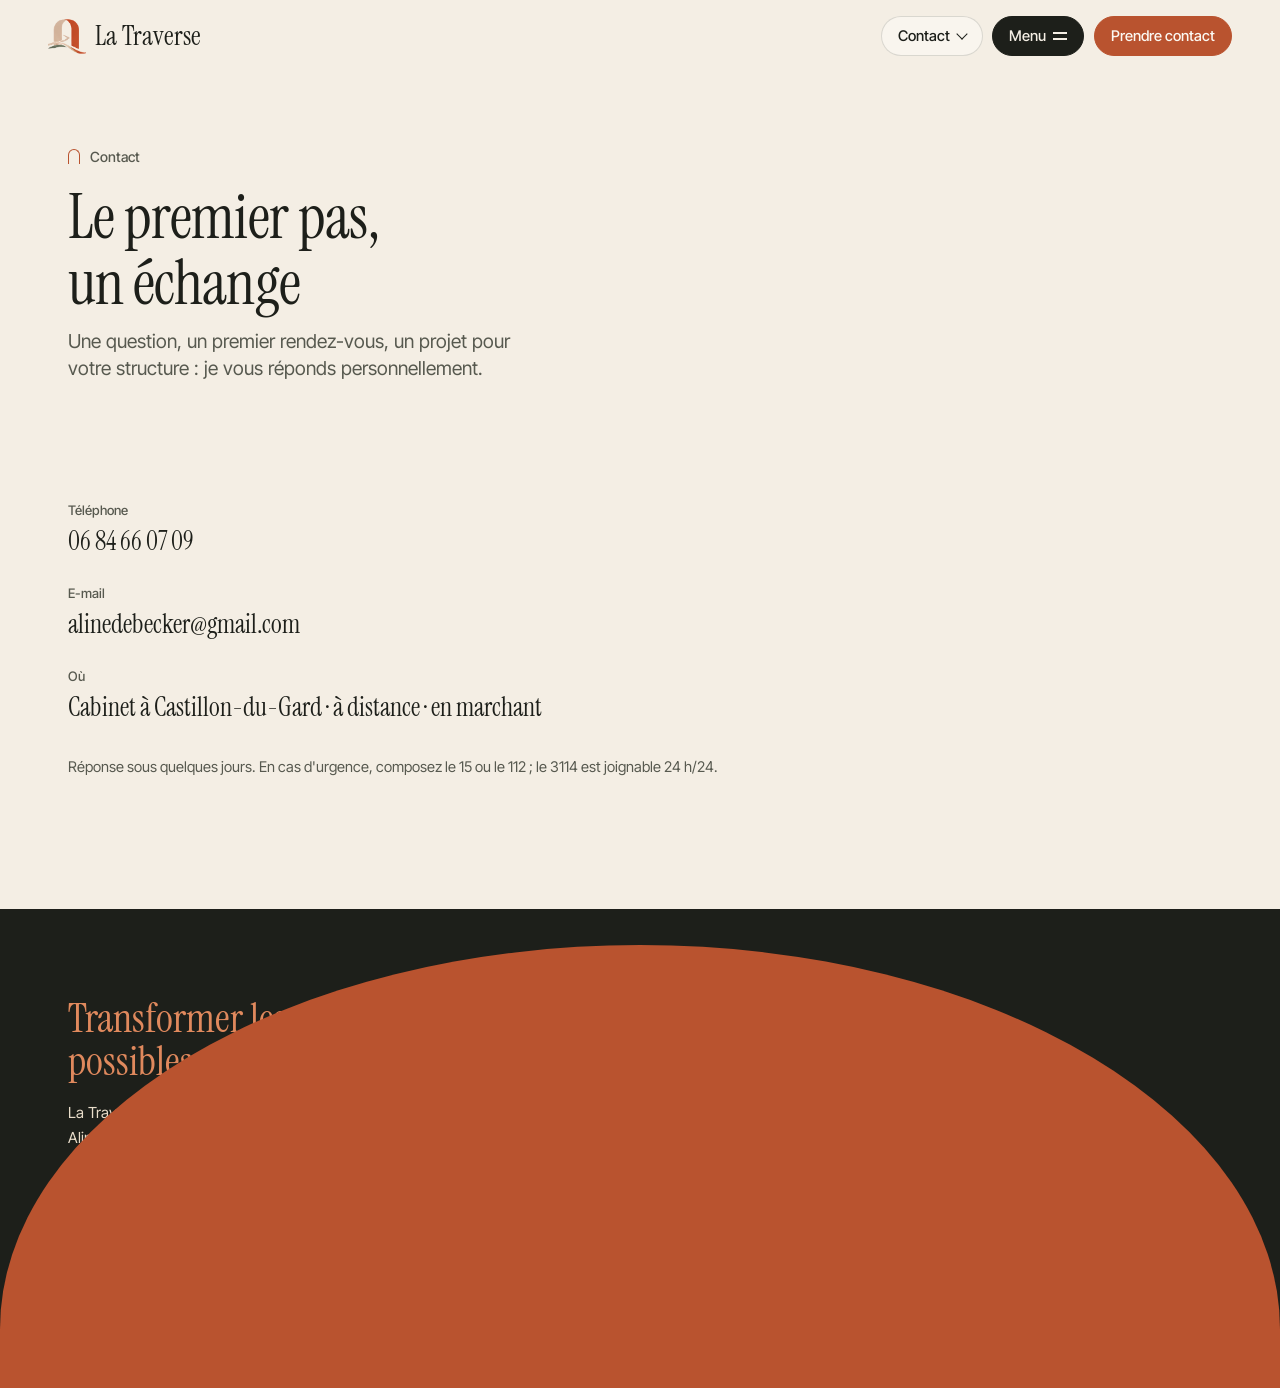
<file: contact.html>
<!doctype html>
<html lang="fr">
<head>
<meta charset="utf-8">
<meta name="viewport" content="width=device-width, initial-scale=1">
<title>Contact — La Traverse · Aline Debecker</title>
<meta name="description" content="Prendre rendez-vous ou échanger sur un projet : 06 84 66 07 09, alinedebecker@gmail.com. Cabinet à Castillon-du-Gard, à distance ou en marchant.">
<meta name="theme-color" content="#262a20">
<meta property="og:type" content="website">
<meta property="og:locale" content="fr_FR">
<meta property="og:site_name" content="La Traverse">
<meta property="og:title" content="Contact — La Traverse · Aline Debecker">
<meta property="og:description" content="Prendre rendez-vous ou échanger sur un projet : 06 84 66 07 09, alinedebecker@gmail.com. Cabinet à Castillon-du-Gard, à distance ou en marchant.">
<meta property="og:image" content="img/arche-1600.webp">
<link rel="icon" type="image/png" href="img/logo-mark.png">
<link rel="preconnect" href="https://fonts.googleapis.com">
<link rel="preconnect" href="https://fonts.gstatic.com" crossorigin>
<link rel="stylesheet" href="https://fonts.googleapis.com/css2?family=Instrument+Serif:ital@0;1&family=Inter+Tight:wght@400;500;600&display=swap">
<link rel="stylesheet" href="assets/site.css">
<script>document.documentElement.classList.add("js")</script>
<script src="assets/site.js" defer></script>
</head>
<body class="page-contact">
<a class="skip" href="#contenu">Aller au contenu</a>
<div class="voile" aria-hidden="true"></div>
<header class="entete">
<div class="entete__in">
<a class="logo" href="index.html" aria-label="La Traverse — accueil">
<img src="img/logo-mark.png" alt="" width="38" height="39">
<span>La Traverse</span>
</a>
<div class="bloc-pilule bloc-lieu">
<button class="pilule pilule--clair" type="button" data-panneau="lieu-panneau" aria-expanded="false" aria-controls="lieu-panneau">
<span class="lieu__nom">Contact</span><span class="chev" aria-hidden="true"></span>
</button>
<div class="panneau lieu-panneau" id="lieu-panneau">
<p class="panneau__titre">Vous êtes ici : <b>Contact</b> — sur cette page</p>
<nav id="lieu-liste" aria-label="Sections de la page"></nav>
</div>
</div>
<div class="bloc-pilule">
<button class="pilule pilule--sombre" type="button" data-panneau="menu" aria-expanded="false" aria-controls="menu">Menu <span class="burger-ico" aria-hidden="true"></span></button>
<nav class="panneau" id="menu" aria-label="Navigation principale">
<a href="index.html"><b>Accueil</b><small>La Traverse en quelques mots</small></a>
<a href="accompagnement.html"><b>Accompagnement psychologique et coaching</b><small>Personnes, parents, adolescents</small></a>
<a class="sous" href="accompagnement.html#retablissement"><b>Cap vers le rétablissement</b><small>Après une période de soins ou un burn-out</small></a>
<a href="formation.html"><b>Formation et accompagnement des professionnels</b><small>Formations, coaching, analyse des pratiques, cohésion</small></a>
<a class="sous" href="formation.html#coaching"><b>Coaching</b><small>Managers et équipes</small></a>
<a class="sous" href="formation.html#recul"><b>Analyse des pratiques</b><small>Des espaces pour prendre du recul</small></a>
<a class="sous" href="un-chemin-pour-soi.html"><b>Un chemin pour soi</b><small>Parcours pour les professionnels de santé</small></a>
<a class="sous" href="formation.html#cohesion"><b>Journée cohésion</b><small>Une expérience commune</small></a>
<a href="approche.html"><b>L'approche</b><small>Mission, méthodes et cadre</small></a>
<a href="marcher.html"><b>Marcher et se ressourcer</b><small>Le mouvement, la nature, Colina</small></a>
<a href="a-propos.html"><b>À propos d'Aline Debecker</b><small>Parcours et convictions</small></a>
<a href="contact.html" aria-current="page"><b>Contact</b><small>Un premier échange</small></a>
<div class="panneau__pied"><a href="tel:+33684660709">06 84 66 07 09</a><a href="mailto:alinedebecker@gmail.com">alinedebecker@gmail.com</a></div>
</nav>
</div>
<a class="pilule pilule--plein" href="contact.html">Prendre contact</a>
</div>
</header>
<nav class="rail" aria-label="Sections de la page"></nav>
<main id="contenu">
<header class="tete">
<div class="wrap">
<p class="surtitre" data-r>Contact</p>
<h1 data-r>Le premier pas, un échange<small>Une question, un premier rendez-vous, un projet pour votre structure : je vous réponds personnellement.</small></h1>
</div>
</header>
<section class="sec" id="ecrire" data-nav="Prendre contact" style="padding-top:0" aria-label="Coordonnées">
<div class="wrap">
<div>
<ul class="coord">
<li data-r><b>Téléphone</b><a href="tel:+33684660709">06 84 66 07 09</a></li>
<li data-r><b>E-mail</b><a href="mailto:alinedebecker@gmail.com">alinedebecker@gmail.com</a></li>
<li data-r><b>Où</b><span>Cabinet à Castillon-du-Gard · à distance · en marchant</span></li>
</ul>
<p class="petit" data-r>Réponse sous quelques jours. En cas d'urgence, composez le 15 ou le 112 ; le 3114 est joignable 24 h/24.</p>
</div>
<!-- Formulaire temporairement désactivé. Pour le rétablir, retirer le template et remettre la classe deux sur le conteneur wrap. -->
<template id="formulaire-contact-desactive">
<form class="formulaire" action="envoi.php" method="post" data-r>
<p class="etat etat--ok" data-etat="ok" role="status" hidden>Merci, votre message a bien été envoyé. Je vous réponds rapidement.</p>
<p class="etat etat--err" data-etat="err" role="alert" hidden>Le message n'a pas pu partir. Vérifiez les champs ou écrivez directement à alinedebecker@gmail.com.</p>
<div class="duo">
<div class="champ"><label for="nom">Nom</label><input id="nom" name="nom" autocomplete="name" required maxlength="120"></div>
<div class="champ"><label for="email">E-mail</label><input id="email" name="email" type="email" autocomplete="email" required maxlength="160"></div>
</div>
<div class="duo">
<div class="champ"><label for="tel">Téléphone (facultatif)</label><input id="tel" name="tel" type="tel" autocomplete="tel" maxlength="30"></div>
<div class="champ"><label for="objet">Votre demande</label>
<select id="objet" name="objet">
<option value="adulte">Un accompagnement pour moi</option>
<option value="parent">Un accompagnement en tant que parent</option>
<option value="ado">Un accompagnement pour mon adolescent</option>
<option value="retablissement">Cap vers le rétablissement</option>
<option value="formation">Une formation ou un coaching pour une structure</option>
<option value="sante">Groupe de parole ou analyse des pratiques</option>
<option value="chemin">Le parcours Un chemin pour soi</option>
<option value="autre">Autre</option>
</select>
</div>
</div>
<div class="champ"><label for="message">Message</label><textarea id="message" name="message" required maxlength="5000"></textarea></div>
<div class="piege" aria-hidden="true"><label for="site">Ne pas remplir</label><input id="site" name="site" tabindex="-1" autocomplete="off"></div>
<input type="hidden" name="t" id="t">
<label class="consent"><input type="checkbox" name="consentement" required> J'accepte que mes informations soient utilisées uniquement pour me répondre. Elles ne sont ni partagées, ni utilisées à d'autres fins.</label>
<p style="margin:0"><button class="btn" type="submit">Envoyer <span class="fl" aria-hidden="true">→</span></button></p>
</form>
</template>
</div>
</section>
</main>
<footer class="pied">
<p class="pied__marque" aria-hidden="true">La Traverse</p>
<div class="wrap">
<div class="pied__haut">
<div>
<p class="pied__devise">Transformer les passages en possibles.</p>
<p>La Traverse — santé mentale et transitions de vie.<br>Aline Debecker, psychologue, coach et formatrice.<br>Cabinet à Castillon-du-Gard · à distance · en marchant.</p>
</div>
<div>
<h2>Explorer</h2>
<ul>
<li><a href="index.html">Accueil</a></li>
<li><a href="accompagnement.html">Accompagnement psychologique et coaching</a></li>
<li><a href="formation.html">Formation et accompagnement des professionnels</a></li>
<li><a href="un-chemin-pour-soi.html">Un chemin pour soi</a></li>
<li><a href="approche.html">L'approche</a></li>
<li><a href="marcher.html">Marcher et se ressourcer</a></li>
<li><a href="a-propos.html">À propos</a></li>
</ul>
</div>
<div>
<h2>Contact</h2>
<ul>
<li><a href="tel:+33684660709">06 84 66 07 09</a></li>
<li><a href="mailto:alinedebecker@gmail.com">alinedebecker@gmail.com</a></li>
<li><a href="contact.html">Écrire un message</a></li>
</ul>
</div>
</div>
<div class="pied__bas">
<span>© <span data-annee>2026</span> La Traverse — Aline Debecker</span>
<a href="mentions-legales.html">Mentions légales et confidentialité</a>
</div>
</div>
</footer>
</body>
</html>
</file>
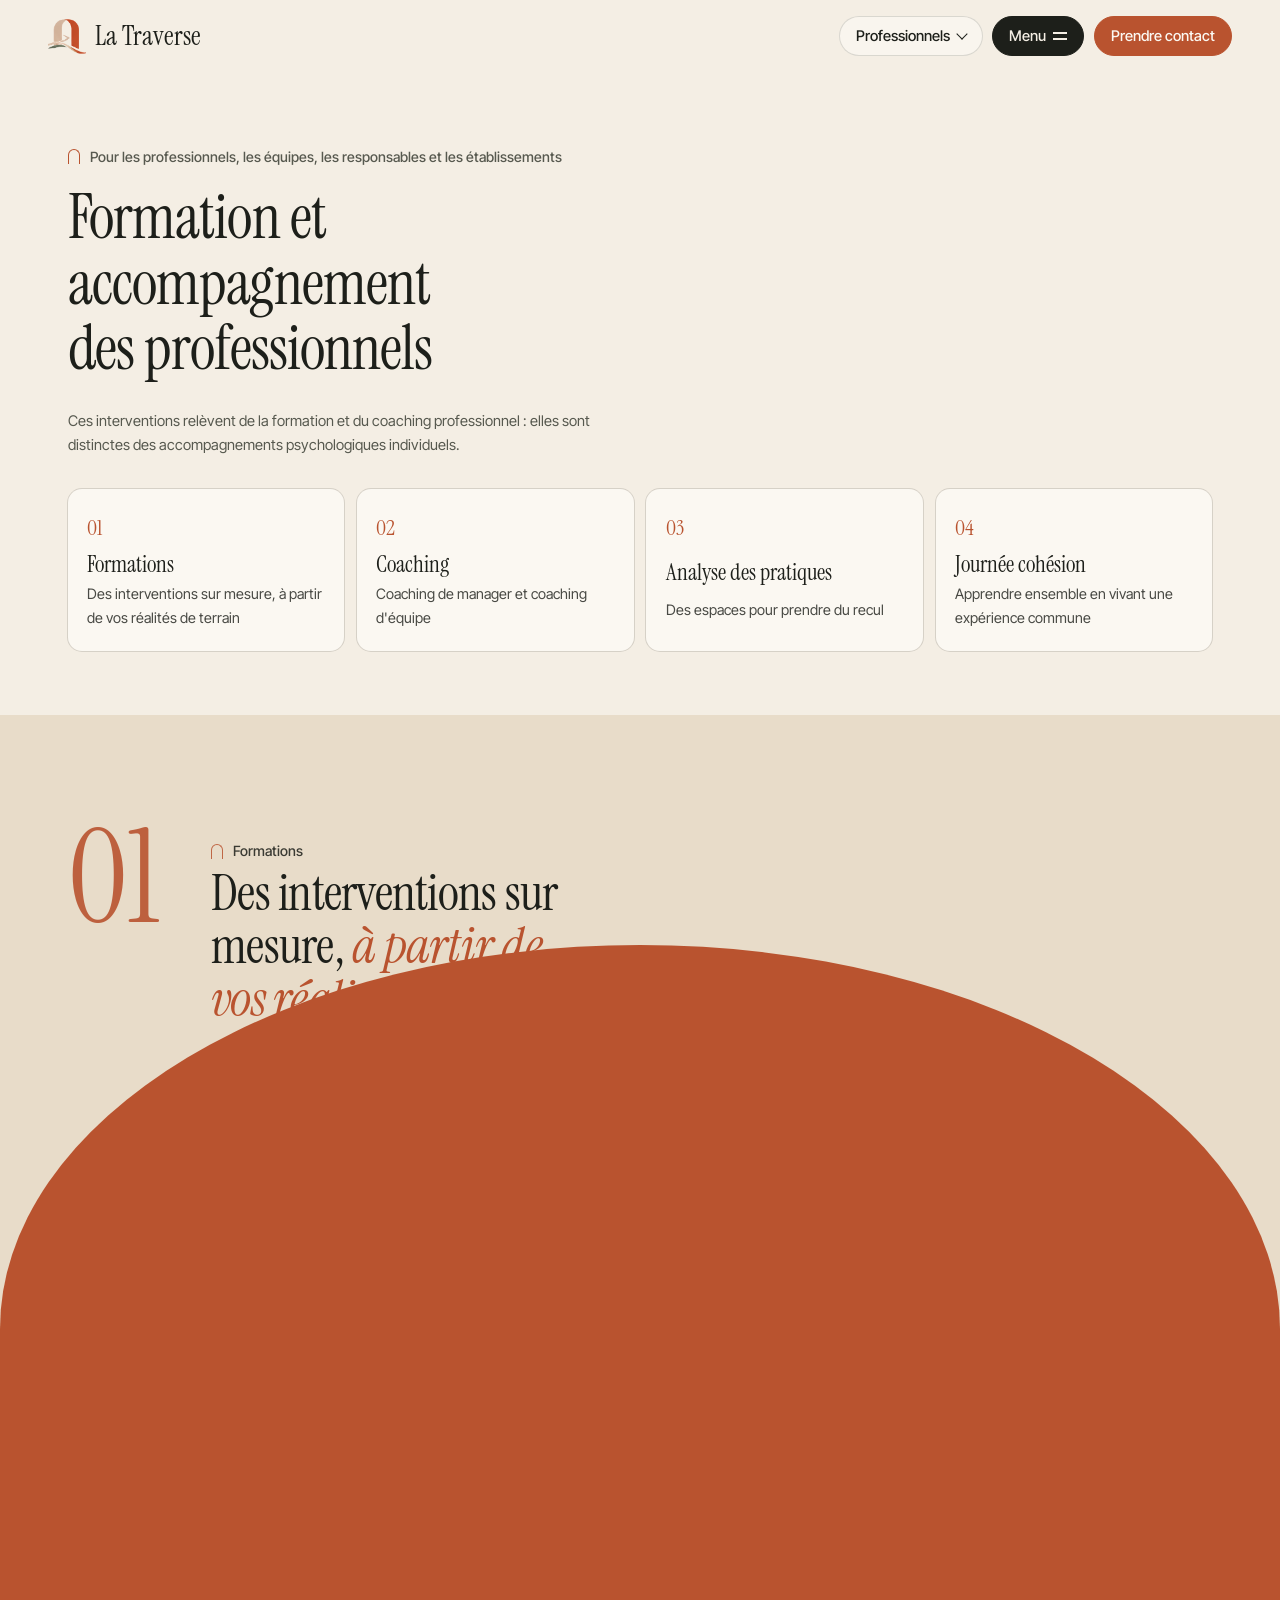
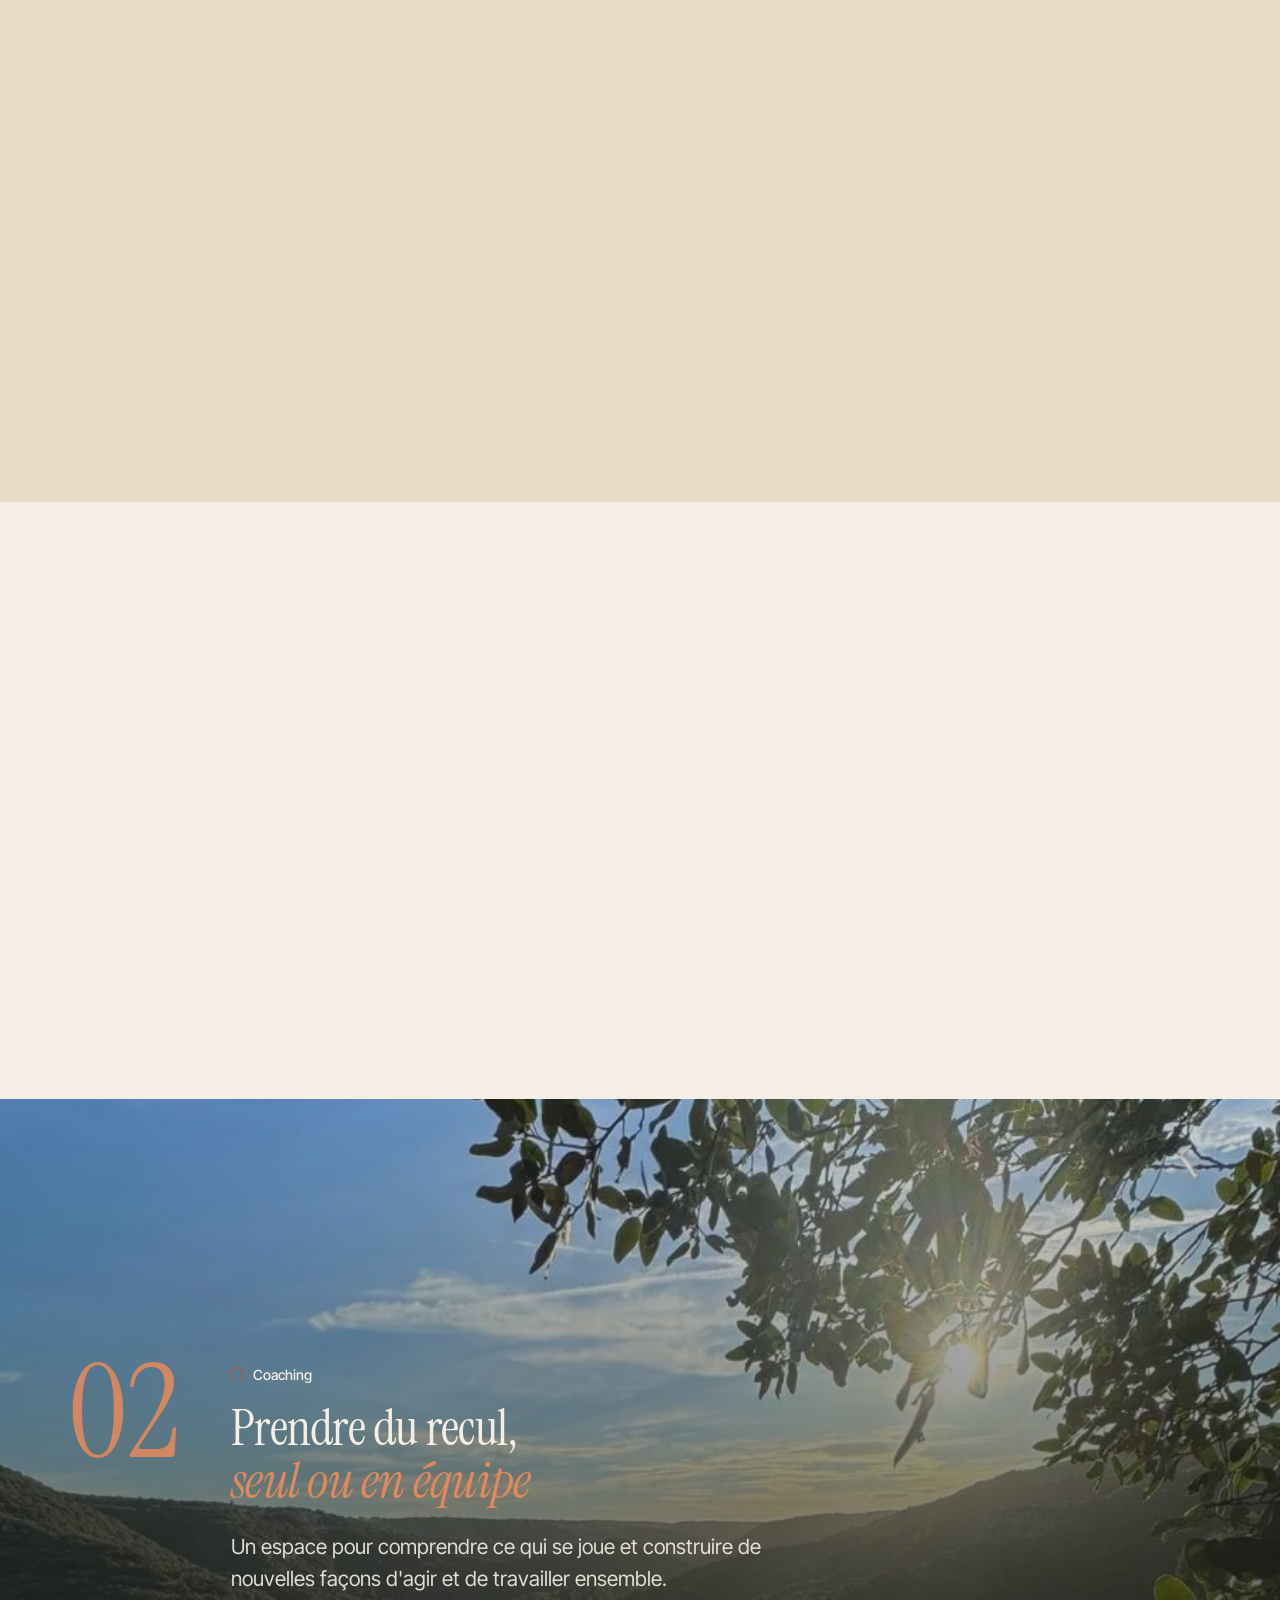
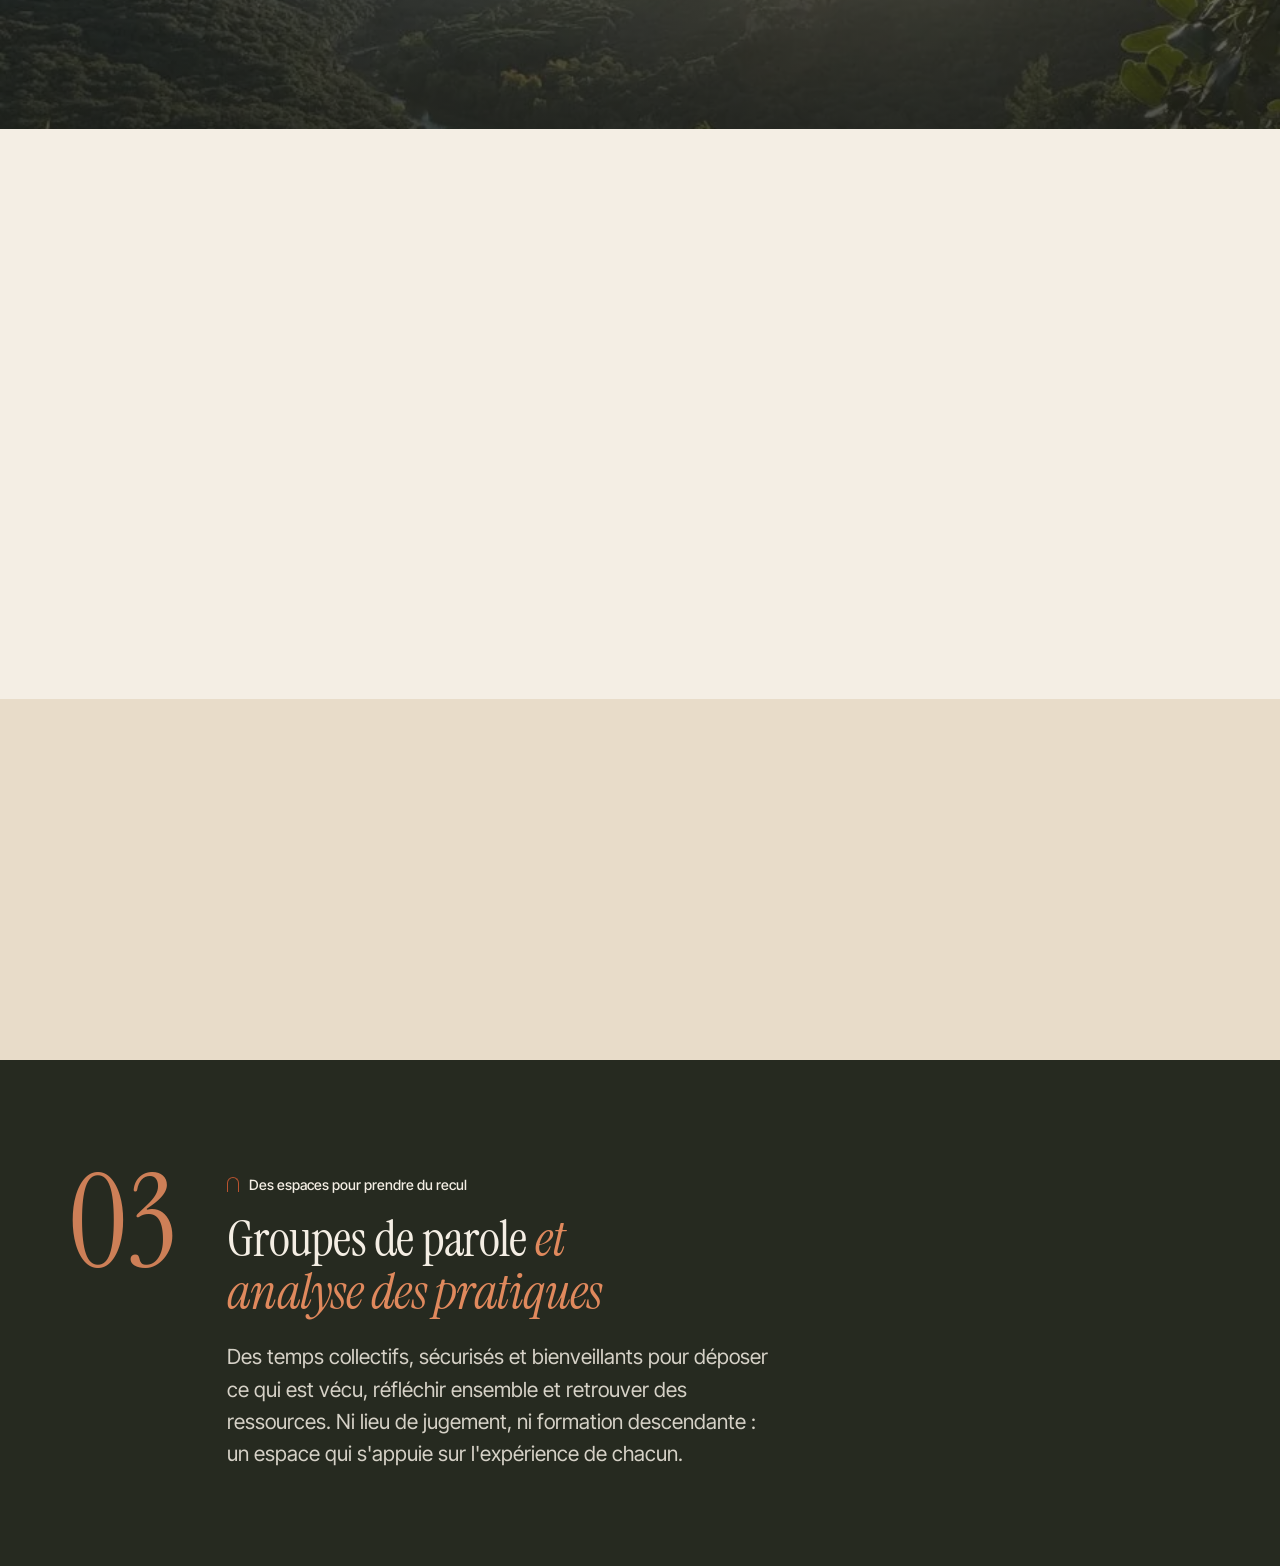
<file: formation.html>
<!doctype html>
<html lang="fr">
<head>
<meta charset="utf-8">
<meta name="viewport" content="width=device-width, initial-scale=1">
<title>Formation et accompagnement des professionnels — La Traverse · Aline Debecker</title>
<meta name="description" content="Formations sur mesure, coaching de manager et d'équipe, groupes de parole et analyse des pratiques, journées de cohésion d'équipe. Pour les équipes, responsables, établissements et organisations.">
<meta name="theme-color" content="#262a20">
<meta property="og:type" content="website">
<meta property="og:locale" content="fr_FR">
<meta property="og:site_name" content="La Traverse">
<meta property="og:title" content="Formation et accompagnement des professionnels — La Traverse · Aline Debecker">
<meta property="og:description" content="Formations sur mesure, coaching de manager et d'équipe, groupes de parole et analyse des pratiques, journées de cohésion d'équipe. Pour les équipes, responsables, établissements et organisations.">
<meta property="og:image" content="img/arche-1600.webp">
<link rel="icon" type="image/png" href="img/logo-mark.png">
<link rel="preconnect" href="https://fonts.googleapis.com">
<link rel="preconnect" href="https://fonts.gstatic.com" crossorigin>
<link rel="stylesheet" href="https://fonts.googleapis.com/css2?family=Instrument+Serif:ital@0;1&family=Inter+Tight:wght@400;500;600&display=swap">
<link rel="stylesheet" href="assets/site.css">
<script>document.documentElement.classList.add("js")</script>
<script src="assets/site.js" defer></script>
</head>
<body class="page-formation">
<a class="skip" href="#contenu">Aller au contenu</a>
<div class="voile" aria-hidden="true"></div>
<header class="entete">
<div class="entete__in">
<a class="logo" href="index.html" aria-label="La Traverse — accueil">
<img src="img/logo-mark.png" alt="" width="38" height="39">
<span>La Traverse</span>
</a>
<div class="bloc-pilule bloc-lieu">
<button class="pilule pilule--clair" type="button" data-panneau="lieu-panneau" aria-expanded="false" aria-controls="lieu-panneau">
<span class="lieu__nom">Professionnels</span><span class="chev" aria-hidden="true"></span>
</button>
<div class="panneau lieu-panneau" id="lieu-panneau">
<p class="panneau__titre">Vous êtes ici : <b>Professionnels</b> — sur cette page</p>
<nav id="lieu-liste" aria-label="Sections de la page"></nav>
</div>
</div>
<div class="bloc-pilule">
<button class="pilule pilule--sombre" type="button" data-panneau="menu" aria-expanded="false" aria-controls="menu">Menu <span class="burger-ico" aria-hidden="true"></span></button>
<nav class="panneau" id="menu" aria-label="Navigation principale">
<a href="index.html"><b>Accueil</b><small>La Traverse en quelques mots</small></a>
<a href="accompagnement.html"><b>Accompagnement psychologique et coaching</b><small>Personnes, parents, adolescents</small></a>
<a class="sous" href="accompagnement.html#retablissement"><b>Cap vers le rétablissement</b><small>Après une période de soins ou un burn-out</small></a>
<a href="formation.html" aria-current="page"><b>Formation et accompagnement des professionnels</b><small>Formations, coaching, analyse des pratiques, cohésion</small></a>
<a class="sous" href="formation.html#coaching"><b>Coaching</b><small>Managers et équipes</small></a>
<a class="sous" href="formation.html#recul"><b>Analyse des pratiques</b><small>Des espaces pour prendre du recul</small></a>
<a class="sous" href="un-chemin-pour-soi.html"><b>Un chemin pour soi</b><small>Parcours pour les professionnels de santé</small></a>
<a class="sous" href="formation.html#cohesion"><b>Journée cohésion</b><small>Une expérience commune</small></a>
<a href="approche.html"><b>L'approche</b><small>Mission, méthodes et cadre</small></a>
<a href="marcher.html"><b>Marcher et se ressourcer</b><small>Le mouvement, la nature, Colina</small></a>
<a href="a-propos.html"><b>À propos d'Aline Debecker</b><small>Parcours et convictions</small></a>
<a href="contact.html"><b>Contact</b><small>Un premier échange</small></a>
<div class="panneau__pied"><a href="tel:+33684660709">06 84 66 07 09</a><a href="mailto:alinedebecker@gmail.com">alinedebecker@gmail.com</a></div>
</nav>
</div>
<a class="pilule pilule--plein" href="contact.html">Prendre contact</a>
</div>
</header>
<nav class="rail" aria-label="Sections de la page"></nav>
<main id="contenu">
<header class="tete">
<div class="wrap">
<p class="surtitre" data-r>Pour les professionnels, les équipes, les responsables et les établissements</p>
<h1 data-r>Formation et accompagnement des professionnels</h1>
<p class="petit mesure" data-r>Ces interventions relèvent de la formation et du coaching professionnel : elles sont distinctes des accompagnements psychologiques individuels.</p>
<ol class="quatre" data-r>
<li><a href="#formation"><i>01</i><b>Formations</b><span>Des interventions sur mesure, à partir de vos réalités de terrain</span></a></li>
<li><a href="#coaching"><i>02</i><b>Coaching</b><span>Coaching de manager et coaching d'équipe</span></a></li>
<li><a href="#recul"><i>03</i><b>Analyse des pratiques</b><span>Des espaces pour prendre du recul</span></a></li>
<li><a href="#cohesion"><i>04</i><b>Journée cohésion</b><span>Apprendre ensemble en vivant une expérience commune</span></a></li>
</ol>
</div>
</header>
<!-- ======================= 1. FORMATIONS ======================= -->
<section class="partie partie--sable" id="formation" data-nav="Formations" aria-labelledby="t-p1">
<div class="wrap partie__in">
<span class="partie__n" aria-hidden="true">01</span>
<div>
<p class="surtitre" data-r>Formations</p>
<h2 id="t-p1" data-r>Des interventions sur mesure, <em>à partir de vos réalités de terrain</em></h2>
<p class="lead" data-r>Psychologue, coach et formatrice, j'accompagne depuis plus de 15 ans le développement des compétences relationnelles, émotionnelles et communicationnelles des professionnels.</p>
<p data-r>Chaque intervention est construite avec vous, à partir des publics, des enjeux et des contraintes de votre structure, avec une attention particulière à la qualité des relations, à la coopération et à la préservation des personnes.</p>
</div>
</div>
</section>
<section class="sec sec--serre" aria-label="Thèmes de formation">
<div class="wrap">
<ul class="cartes cartes--compactes">
<li class="carte" data-r><h3>Communication et relations professionnelles</h3></li>
<li class="carte" data-r style="--d:.05s"><h3>Management et coopération</h3></li>
<li class="carte" data-r style="--d:.1s"><h3>Gestion du stress et des émotions</h3></li>
<li class="carte" data-r><h3>Prévention de l'épuisement et de l'usure professionnelle</h3></li>
<li class="carte" data-r style="--d:.05s"><h3>Qualité de vie et santé mentale au travail</h3></li>
<li class="carte" data-r style="--d:.1s"><h3>Posture professionnelle et cohésion d'équipe</h3></li>
</ul>
<ul class="chiffres encart" data-r style="margin-top:2rem">
<li><strong>Depuis 2011</strong>conception et animation de formations</li>
<li><strong><span data-compteur="40">40</span>+</strong>thèmes de formation</li>
</ul>
</div>
</section>
<section class="sec sec--sable" id="management" aria-labelledby="t-man">
<div class="wrap">
<div class="entete-sec">
<div><p class="surtitre" data-r>Pour les managers</p><h2 id="t-man" data-r>Management <em>et santé au travail</em></h2></div>
<p data-r>Manager aujourd'hui, c'est conjuguer performance, engagement des équipes et attention portée à la santé humaine. Entre les transformations du travail, les tensions relationnelles et les exigences du quotidien, la fonction demande des compétences multiples et une capacité à préserver les équilibres, les siens comme ceux de son équipe.</p>
</div>
<div class="deux deux--manager">
<ul class="cartes cartes--liste">
<li class="carte" data-r><span class="carte__n">1</span><h3>Devenir un manager coach</h3><p>Développer une posture qui favorise l'autonomie, la responsabilisation et la confiance, tout en accompagnant chacun dans ses difficultés et son évolution.</p></li>
<li class="carte" data-r><span class="carte__n">2</span><h3>Prévenir les risques psychosociaux et l'usure professionnelle</h3><p>Repérer les signaux faibles, comprendre les facteurs de risque, réguler les tensions et agir pour préserver la santé de son équipe, sans s'épuiser soi-même.</p></li>
<li class="carte" data-r><span class="carte__n">3</span><h3>Manager autrement : performance, engagement et santé mentale</h3><p>Concilier exigence et bienveillance, donner du sens à l'action, reconnaître les contributions et créer les conditions d'une performance durable.</p></li>
<li class="carte" data-r><span class="carte__n">4</span><h3>Intelligence émotionnelle et leadership relationnel</h3><p>Mieux comprendre ses émotions, accueillir celles des autres et développer une communication plus ajustée, même dans les situations délicates.</p></li>
<li class="carte" data-r><span class="carte__n">5</span><h3>Accompagner le changement : communiquer pour mobiliser</h3><p>Communiquer au bon moment, anticiper les inquiétudes et les résistances, et accompagner les équipes pour qu'elles deviennent actrices de la transition.</p></li>
</ul>
<aside class="anime" data-r>
<div class="anime__img"><img src="img/professionnels-800.webp" srcset="img/professionnels-800.webp 800w, img/professionnels-1600.webp 1393w" sizes="(max-width: 860px) 90vw, 440px" width="1393" height="1400" alt="Un carnet et une tasse sur une table de travail" decoding="async" loading="lazy"></div>
<details class="anime__texte">
<summary><span class="surtitre">Ma vision du management</span><b>Ce qui m'anime</b><span class="anime__btn">Lire</span></summary>
<p>Depuis 2011, j'interviens auprès de responsables d'équipes et de services sur de nombreuses thématiques liées au management et aux relations professionnelles. J'ai également accompagné une dizaine de managers et de responsables de service en coaching individuel.</p>
<p>Ces cinq thématiques sont une sélection de sujets qui me tiennent particulièrement à cœur : préserver la santé mentale au travail, développer la qualité des relations, soutenir l'engagement et accompagner les transformations.</p>
<p>Je suis particulièrement attachée à la qualité des relations humaines, un socle essentiel, et pourtant parfois difficile à faire vivre au quotidien. C'est ce qui nourrit mon engagement pour un management plus conscient, respectueux des personnes et attentif aux équilibres individuels et collectifs.</p>
</details>
</aside>
</div>
</div>
</section>
<section class="sec" aria-label="Formations par public">
<div class="wrap">
<article class="public" id="petite-enfance">
<div>
<h3 data-r>Petite enfance et relations avec les familles</h3>
<p class="public__enjeux" data-r>Accueillir de jeunes enfants, c'est composer chaque jour avec leurs émotions, les attentes des familles et ses propres limites. Des situations parfois délicates, qui demandent des repères partagés.</p>
</div>
<div data-r>
<ul class="tirets tirets--traits">
<li>Comprendre et accompagner les comportements difficiles de l'enfant</li>
<li>Émotions de l'enfant et posture éducative de l'adulte</li>
<li>Relation professionnels-parents et coopération éducative</li>
<li>Communication dans les situations sensibles et prévention des tensions</li>
</ul>
<p style="margin-top:1.2rem">Depuis 2011, j'interviens auprès de professionnels de la petite enfance et de collectivités locales et territoriales. Parmi les thèmes déjà traités : les comportements difficiles de l'enfant, les peurs et les angoisses, la gestion des conflits, la bienveillance et la prévention des douces violences.</p>
</div>
</article>
<article class="public" id="social">
<div>
<h3 data-r>Professionnels du social et du médico-social</h3>
<p class="public__enjeux" data-r>Des métiers exigeants, au contact de situations humaines complexes, où la qualité de la relation et la cohésion d'équipe protègent autant les professionnels que les personnes accompagnées.</p>
</div>
<div data-r>
<ul class="tirets tirets--traits">
<li>Communication et situations relationnelles complexes</li>
<li>Intelligence émotionnelle et coopération</li>
<li>Posture professionnelle et accompagnement du changement</li>
<li>Prévention de l'épuisement et des risques psychosociaux</li>
</ul>
<p style="margin-top:1.2rem">J'accompagne notamment des assistantes sociales et des professionnels de CCAS et d'EHPAD sur la prévention de l'usure professionnelle, le prendre soin de soi, la relation à l'usager, la gestion de l'agressivité et des conflits.</p>
</div>
</article>
<article class="public" id="enseignement">
<div>
<h3 data-r>Établissements d'enseignement supérieur</h3>
<p class="public__enjeux" data-r>Préparer les futurs professionnels du soin, du social, de l'éducation et de l'accompagnement aux dimensions humaines de leur métier. Instituts, écoles, lycées professionnels, CFA, BTS.</p>
</div>
<div data-r>
<ul class="tirets tirets--traits">
<li><strong>Se connaître pour mieux accompagner</strong><br>Identifier ses émotions, ses ressources et ses limites pour construire une posture professionnelle juste et durable.</li>
<li><strong>Communiquer dans la relation professionnelle</strong><br>Acquérir des repères pour échanger avec les usagers, les patients, les familles et les collègues, y compris dans les situations difficiles.</li>
<li><strong>Se préparer à la vie professionnelle</strong><br>Prendre confiance, gérer son stress et trouver sa place dans une équipe avant un stage, un entretien ou une prise de poste.</li>
</ul>
<p class="petit" style="margin-top:1rem">Module de 2 à 4 h, cycle de 3 à 6 séances, intervention sur un semestre ou une année, conférence ou atelier.</p>
</div>
</article>
</div>
</section>
<section class="sec sec--sable" id="pedagogie" aria-labelledby="t-peda">
<div class="wrap">
<p class="surtitre" data-r>Ma méthode</p>
<h2 id="t-peda" class="titre-fort" data-r>Une pédagogie active, <em>concrète et expérientielle</em></h2>
<ol class="chemin" data-r>
<li><b>Retour sur ses pratiques</b><span>Partir de ce que vous vivez sur le terrain.</span></li>
<li><b>Comprendre</b><span>Des apports issus de la psychologie et des sciences humaines.</span></li>
<li><b>Échanger</b><span>Des temps de réflexion et de partage entre pairs.</span></li>
<li><b>Expérimenter</b><span>Des exercices, des mises en situation, des jeux-cadres.</span></li>
<li><b>Transférer</b><span>Des outils reliés à vos situations de travail.</span></li>
</ol>
</div>
</section>
<section class="sec" id="formats-formation" aria-labelledby="t-ft1">
<div class="wrap">
<div class="ft" data-r>
<div class="ft__tete"><p class="surtitre">Formations</p><h2 id="t-ft1">Formats et tarifs</h2></div>
<dl class="ft__liste">
<div><dt>Formations</dt><dd>2 à 3 jours en moyenne</dd></div>
<div><dt>Ateliers</dt><dd>½ journée, possible tous les 15 jours</dd></div>
<div><dt>Groupe</dt><dd>12 personnes maximum</dd></div>
<div><dt>Tarif</dt><dd>900 à 1 200 € par jour, selon la thématique</dd></div>
</dl>
<a class="btn" href="contact.html?objet=formation">Construire votre formation <span class="fl" aria-hidden="true">→</span></a>
</div>
</div>
</section>
<!-- ======================= 2. COACHING ======================= -->
<section class="partie partie--image" id="coaching" data-nav="Coaching" aria-labelledby="t-p2">
<div class="partie__fond"><img src="img/gardon-800.webp" srcset="img/gardon-800.webp 800w, img/gardon-1600.webp 900w" sizes="100vw" width="900" height="960" alt="" decoding="async" loading="lazy"></div>
<div class="wrap partie__in">
<span class="partie__n" aria-hidden="true">02</span>
<div>
<p class="surtitre" data-r>Coaching</p>
<h2 id="t-p2" data-r>Prendre du recul, <em>seul ou en équipe</em></h2>
<p class="lead" data-r>Un espace pour comprendre ce qui se joue et construire de nouvelles façons d'agir et de travailler ensemble.</p>
</div>
</div>
</section>
<section class="sec" aria-label="Coaching de manager et coaching d'équipe">
<div class="wrap deplies">
<details class="deplie" id="manager" data-r>
<summary>
<span class="deplie__n">01</span>
<span class="deplie__titre">Coaching de manager</span>
<span class="deplie__apercu">Prendre du recul sur sa posture, traverser une période délicate ou développer un leadership durable.</span>
<span class="deplie__btn">Découvrir</span>
</summary>
<div class="deplie__corps">
<div class="deux deux--egal">
<div>
<p class="lead">Un regard extérieur à l'organisation pour mieux comprendre ses réactions, clarifier ses priorités et expérimenter de nouvelles façons d'agir.</p>
<ul class="tirets tirets--traits">
<li><strong>Prévenir l'épuisement</strong> — repérer les facteurs de surcharge et retrouver un équilibre soutenable.</li>
<li><strong>Revenir après un burn-out</strong> — préparer une reprise durable.</li>
<li><strong>Prendre ses fonctions</strong> — construire sa posture et affirmer sa légitimité.</li>
<li><strong>Apaiser les relations</strong> — comprendre les tensions et mieux communiquer.</li>
<li><strong>Développer son leadership</strong> — conjuguer exigence, qualité relationnelle et attention à la santé des équipes.</li>
</ul>
</div>
<div class="encart">
<h3>Un cadre clair et confidentiel</h3>
<p>Lorsque le coaching est financé par l'employeur, un contrat tripartite (bénéficiaire, organisation, coach) précise les objectifs, les rôles et les règles de confidentialité.</p>
<p>Les échanges avec l'organisation portent sur les objectifs et les avancées, jamais sur le contenu des séances. Un bilan tripartite peut clore le parcours, avec des éléments validés par le bénéficiaire.</p>
</div>
</div>
<div class="ft ft--interne">
<div class="ft__tete"><p class="surtitre">Coaching de manager</p><h3>Formats et tarifs</h3></div>
<dl class="ft__liste">
<div><dt>Séances</dt><dd>6 à 10 séances d'1 h 30, selon les thématiques travaillées</dd></div>
<div><dt>Durée</dt><dd>3 à 6 mois</dd></div>
<div><dt>Suivi</dt><dd>Points de supervision à 1, 3 et 6 mois après la fin de l'accompagnement</dd></div>
<div><dt>Lieu</dt><dd>En présentiel ou à distance</dd></div>
<div><dt>Tarif</dt><dd>À partir de 150 € de l'heure</dd></div>
</dl>
</div>
</div>
</details>
<details class="deplie" id="equipe" data-r>
<summary>
<span class="deplie__n">02</span>
<span class="deplie__titre">Coaching d'équipe</span>
<span class="deplie__apercu">Retrouver une dynamique collective et construire de nouvelles façons de travailler ensemble.</span>
<span class="deplie__btn">Découvrir</span>
</summary>
<div class="deplie__corps">
<div class="deux deux--egal">
<div class="mesure">
<p class="lead">Une équipe est bien plus que la somme des personnes qui la composent. Sa dynamique repose sur la qualité des relations, la confiance, la communication et la capacité de chacun à trouver sa place.</p>
<p>Lorsque les tensions s'installent, que la coopération s'essouffle ou qu'une organisation traverse un changement, il devient parfois nécessaire de prendre du recul pour comprendre ce qui se joue et retrouver des repères communs. Le coaching d'équipe offre un espace de réflexion et d'expérimentation pour faire évoluer les relations et construire ensemble une dynamique plus sereine et constructive.</p>
</div>
<ul class="tirets tirets--traits">
<li><strong>Renforcer la cohésion et la coopération</strong><br>Mieux se connaître, développer la confiance et mobiliser les complémentarités.</li>
<li><strong>Améliorer la communication</strong><br>Fluidifier les échanges, prévenir les malentendus, communiquer de façon plus constructive.</li>
<li><strong>Réguler les tensions</strong><br>Comprendre les mécanismes relationnels à l'œuvre et retrouver le dialogue.</li>
<li><strong>Accompagner le changement</strong><br>Donner du sens, accueillir les préoccupations, mobiliser les ressources collectives.</li>
<li><strong>Préserver la santé de l'équipe</strong><br>Repérer les signes de fragilisation et restaurer des espaces de régulation.</li>
</ul>
</div>
<div class="ft ft--interne">
<div class="ft__tete"><p class="surtitre">Coaching d'équipe</p><h3>Formats et tarifs</h3></div>
<dl class="ft__liste">
<div><dt>Journées</dt><dd>Une ou plusieurs journées pour travailler une problématique collective, renforcer la cohésion ou accompagner une étape importante</dd></div>
<div><dt>Cycle</dt><dd>Des demi-journées réparties sur plusieurs semaines, pour expérimenter, prendre du recul et revenir sur ses expériences</dd></div>
<div><dt>Parcours</dt><dd>Un accompagnement dans la durée, lorsque la situation demande plusieurs étapes et un suivi</dd></div>
<div><dt>Tarif</dt><dd>Devis personnalisé, selon le nombre de participants, la durée, le travail préparatoire et le suivi</dd></div>
</dl>
</div>
</div>
</details>
</div>
</section>
<section class="sec sec--sable" aria-label="Fil conducteur">
<div class="wrap"><p class="phrase">La qualité des relations est le socle <em>de toute dynamique collective durable.</em></p></div>
</section>
<!-- ======================= 3. ANALYSE DES PRATIQUES ======================= -->
<section class="partie partie--sombre" id="recul" data-nav="Analyse des pratiques" aria-labelledby="t-p3">
<div class="wrap partie__in">
<span class="partie__n" aria-hidden="true">03</span>
<div>
<p class="surtitre" data-r>Des espaces pour prendre du recul</p>
<h2 id="t-p3" data-r>Groupes de parole <em>et analyse des pratiques</em></h2>
<p class="lead" data-r>Des temps collectifs, sécurisés et bienveillants pour déposer ce qui est vécu, réfléchir ensemble et retrouver des ressources. Ni lieu de jugement, ni formation descendante : un espace qui s'appuie sur l'expérience de chacun.</p>
</div>
</div>
</section>
<section class="sec sec--sombre" aria-label="Quatre propositions" style="padding-top:0">
<div class="wrap">
<ul class="propositions">
<li data-r>
<span class="prop__n">1</span><h3>Groupes de parole</h3><p class="prop__accroche">Déposer, être entendu, se sentir moins seul.</p>
<p>Un espace d'expression centré sur le vécu et les émotions liés au travail : charge émotionnelle, situations éprouvantes, fatigue. Le soutien entre pairs aide à alléger ce qui pèse et à retrouver de l'élan.</p>
</li>
<li data-r style="--d:.06s">
<span class="prop__n">2</span><h3>Analyse des pratiques professionnelles</h3><p class="prop__accroche">Comprendre une situation pour mieux agir.</p>
<p>Chaque participant apporte une situation concrète, difficile, inspirante ou questionnante. Avec le regard du groupe, on prend du recul sur ce qui a été ressenti, fait ou compris, pour dégager de nouvelles pistes d'action.</p>
<details class="prop__plus"><summary>Modalités</summary><ul class="tirets"><li>5 à 10 participants</li><li>1 h 30 à 2 h, chaque mois ou tous les 15 jours</li><li>Co-développement, questionnement réflexif, apports ciblés</li></ul></details>
</li>
<li data-r style="--d:.12s">
<span class="prop__n">3</span><h3>Marcher et échanger</h3><p class="prop__accroche">Prendre l'air, ralentir, partager.</p>
<p>Des rencontres en petit groupe, dans la nature, pour sortir du cadre habituel et échanger entre pairs en marchant. Environ 2 h 30 à 3 h.</p>
</li>
<li data-r style="--d:.18s">
<span class="prop__n">4</span><h3>Un chemin pour soi</h3><p class="prop__accroche">Six rencontres pour se préserver.</p>
<p>Un parcours pour comprendre son fonctionnement, repérer ses signaux d'alerte et construire ses propres ressources, quand on prend soin des autres.</p>
<a class="btn btn--ligne" href="un-chemin-pour-soi.html">Découvrir le parcours <span class="fl" aria-hidden="true">→</span></a>
</li>
</ul>
<div class="publics-recul" data-r>
<p><strong>Groupes de parole et analyse des pratiques</strong> : pour les équipes de la petite enfance, du social, du médico-social, de l'éducation et de la santé.</p>
<p class="appel"><strong>Vous exercez un métier du soin, de la relation ou de l'accompagnement ?</strong> « Marcher et échanger » et « Un chemin pour soi » ont été pensés pour vous.</p>
</div>
</div>
</section>
<section class="sec sec--sable" aria-label="Conviction">
<div class="wrap"><p class="phrase">Au-delà des formations, La Traverse ouvre des espaces où les professionnels peuvent déposer, comprendre, réfléchir, retrouver du lien <em>et prendre soin de leur propre équilibre.</em></p></div>
</section>
<!-- ======================= 4. JOURNÉES DE COHÉSION ======================= -->
<section class="partie partie--terre" id="cohesion" data-nav="Journée cohésion" aria-labelledby="t-p4">
<div class="wrap partie__in">
<span class="partie__n" aria-hidden="true">04</span>
<div>
<p class="surtitre" data-r>Journée cohésion d'équipe</p>
<h2 id="t-p4" data-r>Apprendre à mieux travailler ensemble <em>en vivant une expérience commune</em></h2>
</div>
</div>
</section>
<section class="sec sec--terre cohesion" aria-label="Les journées de cohésion" style="padding-top:0">
<div class="wrap deux" style="align-items:center">
<div>
<div class="arche cohesion__img" data-r><img src="img/arches-pierre-800.webp" srcset="img/arches-pierre-800.webp 800w, img/arches-pierre-1600.webp 1600w" sizes="(max-width: 860px) 80vw, 420px" width="1600" height="1600" alt="Une enfilade d'arches de pierre, bâties pierre après pierre" decoding="async" loading="lazy"></div>
</div>
<div class="mesure">
<p class="lead" data-r>Parce que la coopération ne se construit pas uniquement autour d'une table, je propose des journées fondées sur l'expérience, le jeu et la découverte.</p>
<ul class="pastilles" data-r><li>Parcours d'orientation</li><li>Escape game</li><li>Défis collectifs</li><li>Jeux-cadres</li></ul>
<p data-r>Hors de leur environnement habituel, les membres de l'équipe se découvrent autrement et expérimentent concrètement la communication, la coopération, la confiance et la décision collective. Les jeux-cadres permettent de vivre une situation, d'observer les comportements et de faire émerger des apprentissages à partir du vécu de chacun.</p>
<p data-r>Un déjeuner partagé offre un temps informel pour se rencontrer, et chaque activité est suivie d'un débriefing : ce que l'expérience a révélé, ce qui a facilité ou freiné la coopération, et ce que l'équipe emporte dans son quotidien.</p>
<p class="bientot" data-r><strong>Bientôt</strong> — des programmes particuliers, comme un format « spécial début d'année » pour mobiliser les équipes autour de projets communs.</p>
<div class="actions" data-r><a class="btn btn--ligne" href="contact.html?objet=formation">Imaginer votre journée <span class="fl" aria-hidden="true">→</span></a></div>
</div>
</div>
</section>
</main>
<footer class="pied">
<p class="pied__marque" aria-hidden="true">La Traverse</p>
<div class="wrap">
<div class="pied__haut">
<div>
<p class="pied__devise">Transformer les passages en possibles.</p>
<p>La Traverse — santé mentale et transitions de vie.<br>Aline Debecker, psychologue, coach et formatrice.<br>Cabinet à Castillon-du-Gard · à distance · en marchant.</p>
</div>
<div>
<h2>Explorer</h2>
<ul>
<li><a href="index.html">Accueil</a></li>
<li><a href="accompagnement.html">Accompagnement psychologique et coaching</a></li>
<li><a href="formation.html">Formation et accompagnement des professionnels</a></li>
<li><a href="un-chemin-pour-soi.html">Un chemin pour soi</a></li>
<li><a href="approche.html">L'approche</a></li>
<li><a href="marcher.html">Marcher et se ressourcer</a></li>
<li><a href="a-propos.html">À propos</a></li>
</ul>
</div>
<div>
<h2>Contact</h2>
<ul>
<li><a href="tel:+33684660709">06 84 66 07 09</a></li>
<li><a href="mailto:alinedebecker@gmail.com">alinedebecker@gmail.com</a></li>
<li><a href="contact.html">Écrire un message</a></li>
</ul>
</div>
</div>
<div class="pied__bas">
<span>© <span data-annee>2026</span> La Traverse — Aline Debecker</span>
<a href="mentions-legales.html">Mentions légales et confidentialité</a>
</div>
</div>
</footer>
</body>
</html>
</file>
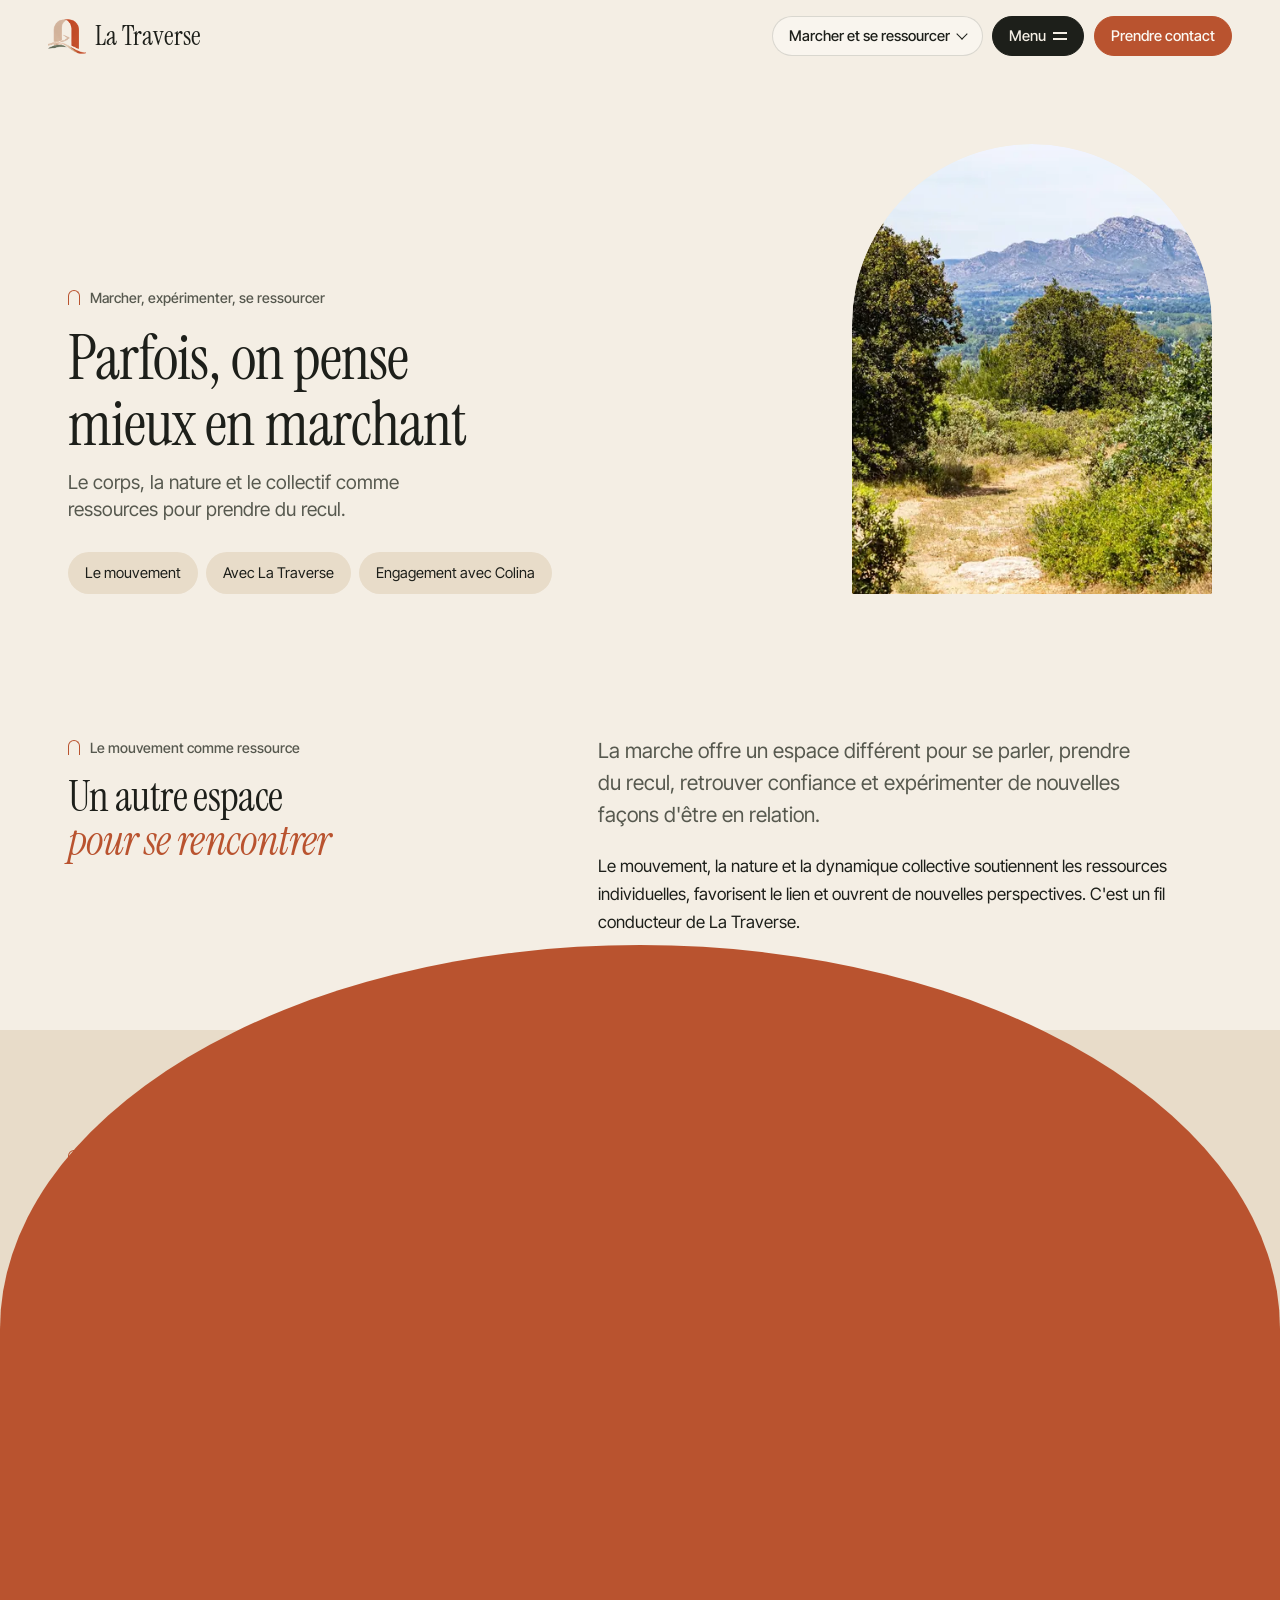
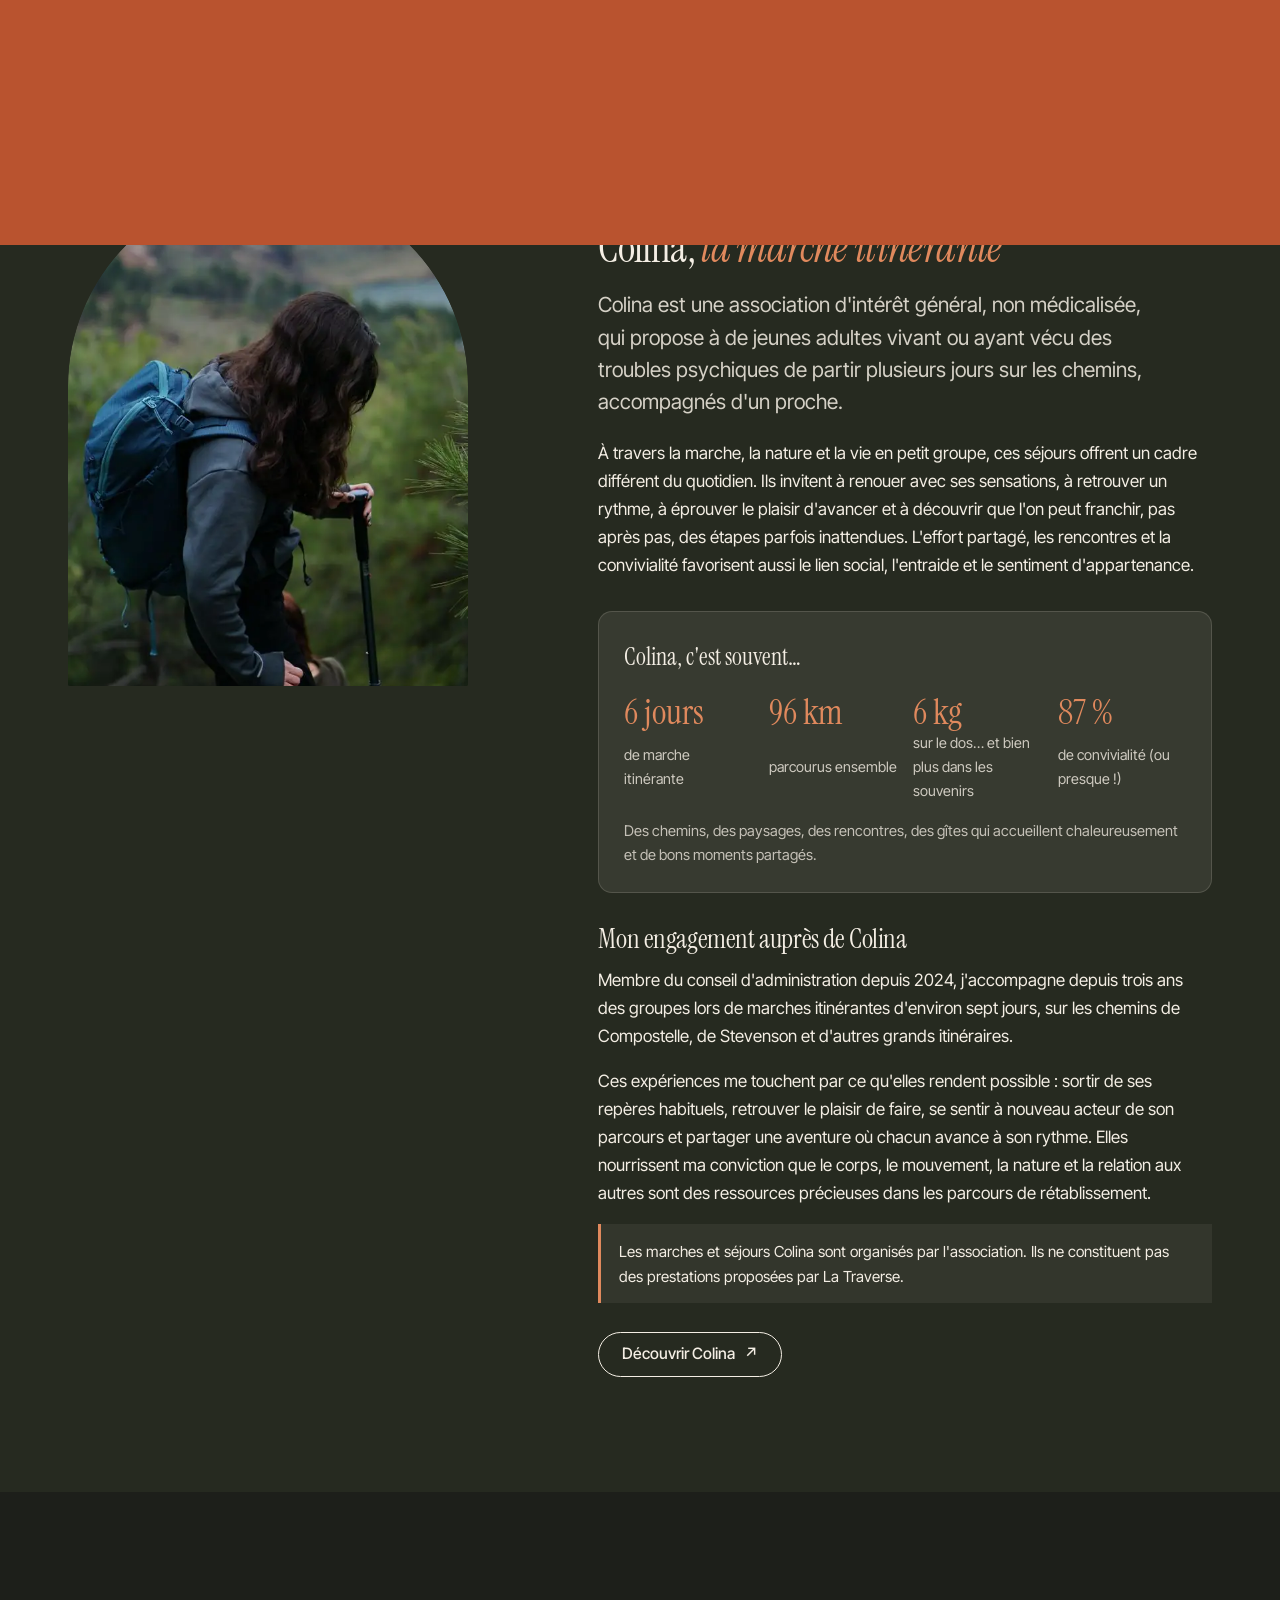
<file: marcher.html>
<!doctype html>
<html lang="fr">
<head>
<meta charset="utf-8">
<meta name="viewport" content="width=device-width, initial-scale=1">
<title>Marcher et se ressourcer — La Traverse · engagement avec Colina</title>
<meta name="description" content="Le mouvement, la nature et le collectif comme ressources. Accompagnements en marchant, et engagement d'Aline Debecker auprès de l'association Colina.">
<meta name="theme-color" content="#262a20">
<meta property="og:type" content="website">
<meta property="og:locale" content="fr_FR">
<meta property="og:site_name" content="La Traverse">
<meta property="og:title" content="Marcher et se ressourcer — La Traverse · engagement avec Colina">
<meta property="og:description" content="Le mouvement, la nature et le collectif comme ressources. Accompagnements en marchant, et engagement d'Aline Debecker auprès de l'association Colina.">
<meta property="og:image" content="img/arche-1600.webp">
<link rel="icon" type="image/png" href="img/logo-mark.png">
<link rel="preconnect" href="https://fonts.googleapis.com">
<link rel="preconnect" href="https://fonts.gstatic.com" crossorigin>
<link rel="stylesheet" href="https://fonts.googleapis.com/css2?family=Instrument+Serif:ital@0;1&family=Inter+Tight:wght@400;500;600&display=swap">
<link rel="stylesheet" href="assets/site.css">
<script>document.documentElement.classList.add("js")</script>
<script src="assets/site.js" defer></script>
</head>
<body class="page-marcher">
<a class="skip" href="#contenu">Aller au contenu</a>
<div class="voile" aria-hidden="true"></div>
<header class="entete">
<div class="entete__in">
<a class="logo" href="index.html" aria-label="La Traverse — accueil">
<img src="img/logo-mark.png" alt="" width="38" height="39">
<span>La Traverse</span>
</a>
<div class="bloc-pilule bloc-lieu">
<button class="pilule pilule--clair" type="button" data-panneau="lieu-panneau" aria-expanded="false" aria-controls="lieu-panneau">
<span class="lieu__nom">Marcher et se ressourcer</span><span class="chev" aria-hidden="true"></span>
</button>
<div class="panneau lieu-panneau" id="lieu-panneau">
<p class="panneau__titre">Vous êtes ici : <b>Marcher et se ressourcer</b> — sur cette page</p>
<nav id="lieu-liste" aria-label="Sections de la page"></nav>
</div>
</div>
<div class="bloc-pilule">
<button class="pilule pilule--sombre" type="button" data-panneau="menu" aria-expanded="false" aria-controls="menu">Menu <span class="burger-ico" aria-hidden="true"></span></button>
<nav class="panneau" id="menu" aria-label="Navigation principale">
<a href="index.html"><b>Accueil</b><small>La Traverse en quelques mots</small></a>
<a href="accompagnement.html"><b>Accompagnement psychologique et coaching</b><small>Personnes, parents, adolescents</small></a>
<a class="sous" href="accompagnement.html#retablissement"><b>Cap vers le rétablissement</b><small>Après une période de soins ou un burn-out</small></a>
<a href="formation.html"><b>Formation et accompagnement des professionnels</b><small>Formations, coaching, analyse des pratiques, cohésion</small></a>
<a class="sous" href="formation.html#coaching"><b>Coaching</b><small>Managers et équipes</small></a>
<a class="sous" href="formation.html#recul"><b>Analyse des pratiques</b><small>Des espaces pour prendre du recul</small></a>
<a class="sous" href="un-chemin-pour-soi.html"><b>Un chemin pour soi</b><small>Parcours pour les professionnels de santé</small></a>
<a class="sous" href="formation.html#cohesion"><b>Journée cohésion</b><small>Une expérience commune</small></a>
<a href="approche.html"><b>L'approche</b><small>Mission, méthodes et cadre</small></a>
<a href="marcher.html" aria-current="page"><b>Marcher et se ressourcer</b><small>Le mouvement, la nature, Colina</small></a>
<a href="a-propos.html"><b>À propos d'Aline Debecker</b><small>Parcours et convictions</small></a>
<a href="contact.html"><b>Contact</b><small>Un premier échange</small></a>
<div class="panneau__pied"><a href="tel:+33684660709">06 84 66 07 09</a><a href="mailto:alinedebecker@gmail.com">alinedebecker@gmail.com</a></div>
</nav>
</div>
<a class="pilule pilule--plein" href="contact.html">Prendre contact</a>
</div>
</header>
<nav class="rail" aria-label="Sections de la page"></nav>
<main id="contenu">
<header class="tete">
<div class="wrap tete__grille">
<div>
<p class="surtitre" data-r>Marcher, expérimenter, se ressourcer</p>
<h1 data-r>Parfois, on pense mieux en marchant<small>Le corps, la nature et le collectif comme ressources pour prendre du recul.</small></h1>
<ul class="sommaire" data-r><li><a href="#mouvement">Le mouvement</a></li><li><a href="#la-traverse">Avec La Traverse</a></li><li><a href="#colina">Engagement avec Colina</a></li></ul>
</div>
<div class="arche tete__img" data-r><img src="img/garrigue-800.webp" srcset="img/garrigue-800.webp 800w, img/garrigue-1600.webp 1600w" sizes="(max-width: 860px) 260px, 360px" width="1600" height="1066" alt="Un sentier dans la garrigue face aux Alpilles" decoding="async" fetchpriority="high"></div>
</div>
</header>
<section class="sec sec--serre" id="mouvement" data-nav="Le mouvement" aria-labelledby="t-mv">
<div class="wrap deux">
<div><p class="surtitre" data-r>Le mouvement comme ressource</p><h2 id="t-mv" data-r>Un autre espace <em>pour se rencontrer</em></h2></div>
<div>
<p class="lead" data-r>La marche offre un espace différent pour se parler, prendre du recul, retrouver confiance et expérimenter de nouvelles façons d'être en relation.</p>
<p data-r>Le mouvement, la nature et la dynamique collective soutiennent les ressources individuelles, favorisent le lien et ouvrent de nouvelles perspectives. C'est un fil conducteur de La Traverse.</p>
</div>
</div>
</section>
<section class="sec sec--sable" id="la-traverse" data-nav="Avec La Traverse" aria-labelledby="t-lt">
<div class="wrap">
<div class="entete-sec"><div><p class="surtitre" data-r>Les propositions de La Traverse</p><h2 id="t-lt" data-r>Marcher <em>avec La Traverse</em></h2></div></div>
<ul class="cartes">
<li class="carte" data-r><span class="carte__n">Accompagnement</span><h3>Des séances en marchant</h3><p>Lorsque c'est adapté à votre demande, une séance individuelle peut se dérouler en extérieur, en marchant.</p><p><a class="lien" href="accompagnement.html#modalites">Les modalités</a></p></li>
<li class="carte" data-r style="--d:.06s"><span class="carte__n">Professionnels de santé</span><h3>Marcher et échanger</h3><p>Des rencontres en petit groupe dans la nature, pour souffler et partager entre pairs.</p><p><a class="lien" href="formation.html#recul">En savoir plus</a></p></li>
<li class="carte" data-r style="--d:.12s"><span class="carte__n">À venir</span><h3>Ateliers et expériences en nature</h3><p>Des formats collectifs en cours de construction. <a class="lien" href="contact.html">Être informé·e</a></p></li>
</ul>
</div>
</section>
<section class="sec sec--sombre" id="colina" data-nav="Engagement avec Colina" aria-labelledby="t-co">
<div class="wrap deux">
<div class="arche" style="aspect-ratio:4/5;max-width:400px" data-r><img src="img/galerie-5-800.webp" srcset="img/galerie-5-800.webp 601w" sizes="(max-width: 860px) 80vw, 400px" width="601" height="900" alt="Une randonneuse avec ses bâtons face à la vallée" decoding="async" loading="lazy"></div>
<div>
<p class="surtitre" data-r>Un engagement associatif</p>
<h2 id="t-co" data-r>Colina, <em>la marche itinérante</em></h2>
<p class="lead" data-r>Colina est une association d'intérêt général, non médicalisée, qui propose à de jeunes adultes vivant ou ayant vécu des troubles psychiques de partir plusieurs jours sur les chemins, accompagnés d'un proche.</p>
<p data-r>À travers la marche, la nature et la vie en petit groupe, ces séjours offrent un cadre différent du quotidien. Ils invitent à renouer avec ses sensations, à retrouver un rythme, à éprouver le plaisir d'avancer et à découvrir que l'on peut franchir, pas après pas, des étapes parfois inattendues. L'effort partagé, les rencontres et la convivialité favorisent aussi le lien social, l'entraide et le sentiment d'appartenance.</p>
<div class="colina" data-r>
<p class="colina__titre">Colina, c'est souvent…</p>
<ul class="colina__chiffres">
<li><strong><span data-compteur="7">7</span> jours</strong>de marche itinérante</li>
<li><strong><span data-compteur="110">110</span> km</strong>parcourus ensemble</li>
<li><strong><span data-compteur="7">7</span> kg</strong>sur le dos… et bien plus dans les souvenirs</li>
<li><strong><span data-compteur="100">100</span> %</strong>de convivialité (ou presque !)</li>
</ul>
<p class="petit">Des chemins, des paysages, des rencontres, des gîtes qui accueillent chaleureusement et de bons moments partagés.</p>
</div>
<h3 data-r>Mon engagement auprès de Colina</h3>
<p data-r>Membre du conseil d'administration depuis 2024, j'accompagne depuis trois ans des groupes lors de marches itinérantes d'environ sept jours, sur les chemins de Compostelle, de Stevenson et d'autres grands itinéraires.</p>
<p data-r>Ces expériences me touchent par ce qu'elles rendent possible : sortir de ses repères habituels, retrouver le plaisir de faire, se sentir à nouveau acteur de son parcours et partager une aventure où chacun avance à son rythme. Elles nourrissent ma conviction que le corps, le mouvement, la nature et la relation aux autres sont des ressources précieuses dans les parcours de rétablissement.</p>
<p class="distinct" data-r>Les marches et séjours Colina sont organisés par l'association. Ils ne constituent pas des prestations proposées par La Traverse.</p>
<div class="actions" data-r><a class="btn btn--ligne" href="https://colina-asso.org/" target="_blank" rel="noopener">Découvrir Colina <span aria-hidden="true">↗</span></a></div>
</div>
</div>
</section>
</main>
<footer class="pied">
<p class="pied__marque" aria-hidden="true">La Traverse</p>
<div class="wrap">
<div class="pied__haut">
<div>
<p class="pied__devise">Transformer les passages en possibles.</p>
<p>La Traverse — santé mentale et transitions de vie.<br>Aline Debecker, psychologue, coach et formatrice.<br>Cabinet à Castillon-du-Gard · à distance · en marchant.</p>
</div>
<div>
<h2>Explorer</h2>
<ul>
<li><a href="index.html">Accueil</a></li>
<li><a href="accompagnement.html">Accompagnement psychologique et coaching</a></li>
<li><a href="formation.html">Formation et accompagnement des professionnels</a></li>
<li><a href="un-chemin-pour-soi.html">Un chemin pour soi</a></li>
<li><a href="approche.html">L'approche</a></li>
<li><a href="marcher.html">Marcher et se ressourcer</a></li>
<li><a href="a-propos.html">À propos</a></li>
</ul>
</div>
<div>
<h2>Contact</h2>
<ul>
<li><a href="tel:+33684660709">06 84 66 07 09</a></li>
<li><a href="mailto:alinedebecker@gmail.com">alinedebecker@gmail.com</a></li>
<li><a href="contact.html">Écrire un message</a></li>
</ul>
</div>
</div>
<div class="pied__bas">
<span>© <span data-annee>2026</span> La Traverse — Aline Debecker</span>
<a href="mentions-legales.html">Mentions légales et confidentialité</a>
</div>
</div>
</footer>
</body>
</html>
</file>
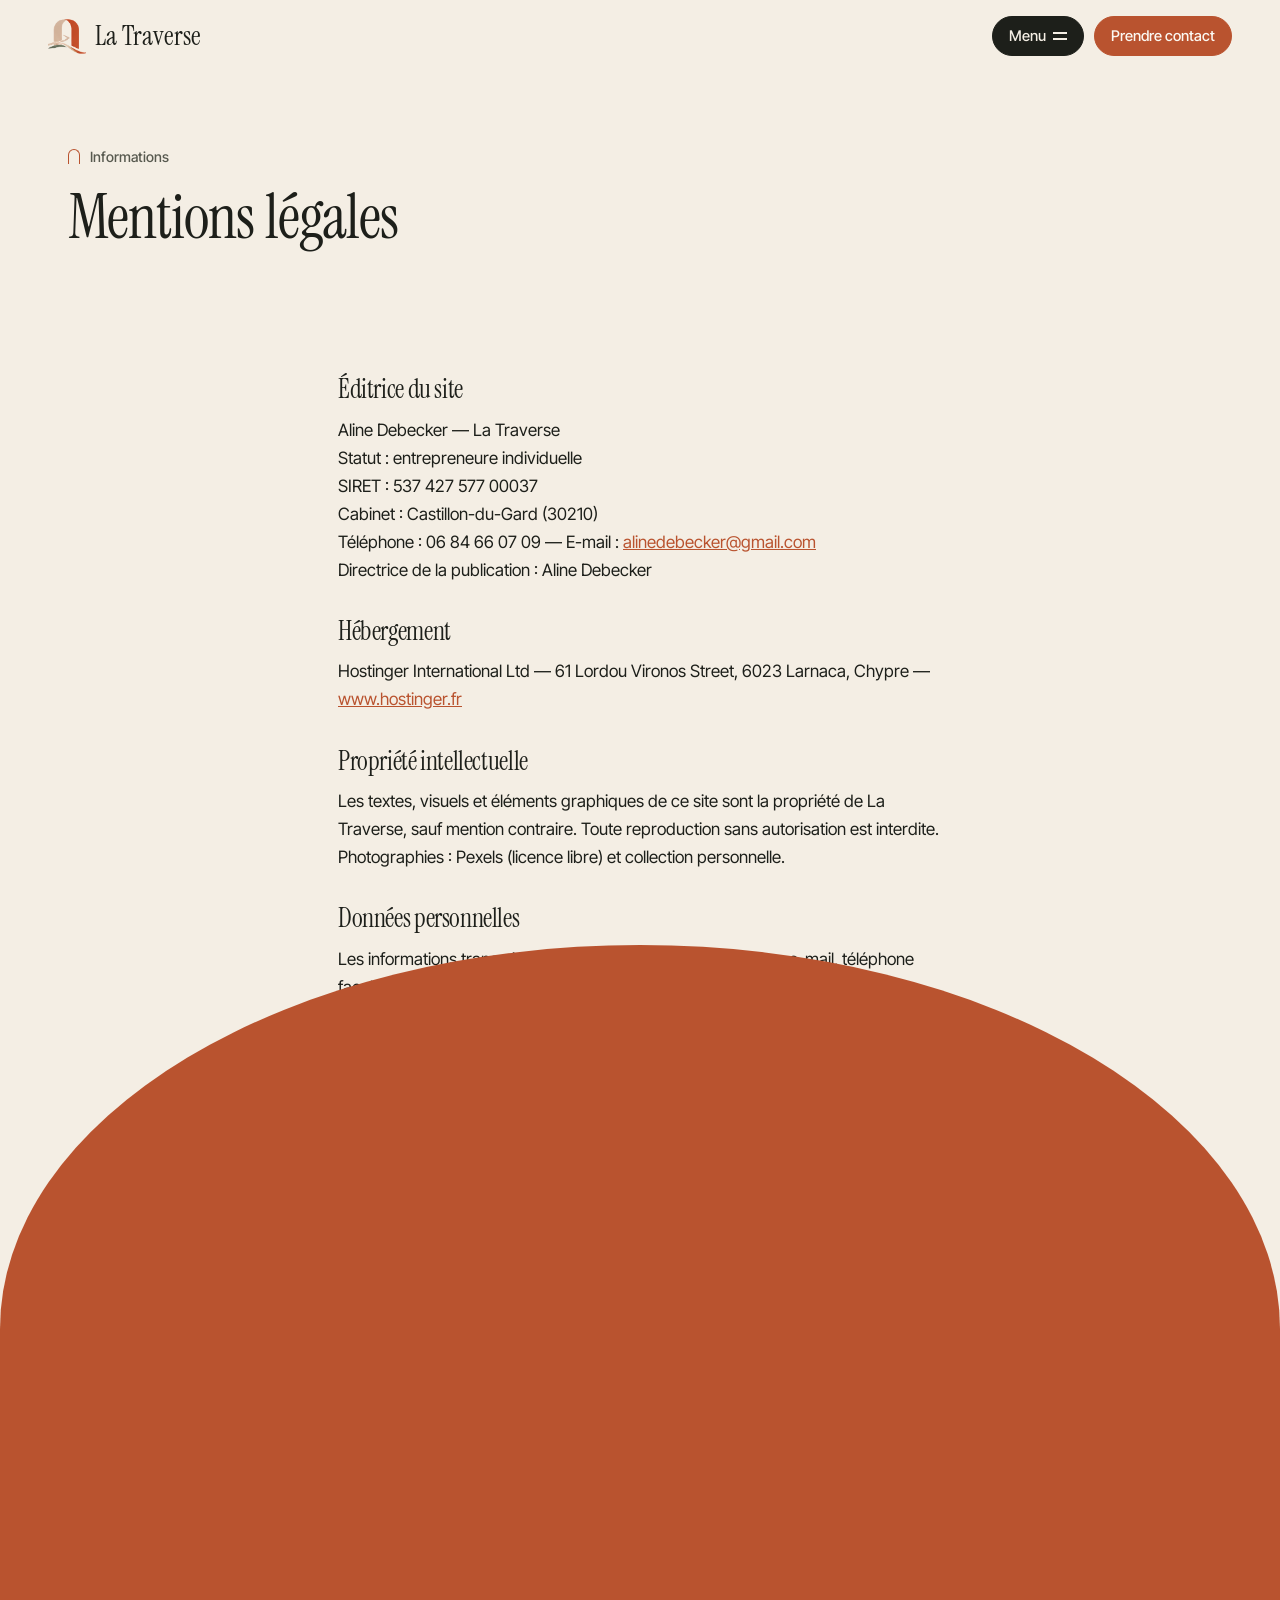
<file: mentions-legales.html>
<!doctype html>
<html lang="fr">
<head>
<meta charset="utf-8">
<meta name="viewport" content="width=device-width, initial-scale=1">
<title>Mentions légales et confidentialité — La Traverse</title>
<meta name="description" content="Mentions légales et politique de confidentialité du site La Traverse.">
<meta name="theme-color" content="#262a20">
<meta property="og:type" content="website">
<meta property="og:locale" content="fr_FR">
<meta property="og:site_name" content="La Traverse">
<meta property="og:title" content="Mentions légales et confidentialité — La Traverse">
<meta property="og:description" content="Mentions légales et politique de confidentialité du site La Traverse.">
<meta property="og:image" content="img/arche-1600.webp">
<link rel="icon" type="image/png" href="img/logo-mark.png">
<link rel="preconnect" href="https://fonts.googleapis.com">
<link rel="preconnect" href="https://fonts.gstatic.com" crossorigin>
<link rel="stylesheet" href="https://fonts.googleapis.com/css2?family=Instrument+Serif:ital@0;1&family=Inter+Tight:wght@400;500;600&display=swap">
<link rel="stylesheet" href="assets/site.css">
<script>document.documentElement.classList.add("js")</script>
<script src="assets/site.js" defer></script>
</head>
<body class="page-mentions">
<a class="skip" href="#contenu">Aller au contenu</a>
<div class="voile" aria-hidden="true"></div>
<header class="entete">
<div class="entete__in">
<a class="logo" href="index.html" aria-label="La Traverse — accueil">
<img src="img/logo-mark.png" alt="" width="38" height="39">
<span>La Traverse</span>
</a>
<div class="bloc-pilule bloc-lieu">
<button class="pilule pilule--clair" type="button" data-panneau="lieu-panneau" aria-expanded="false" aria-controls="lieu-panneau">
<span class="lieu__nom">Mentions légales</span><span class="chev" aria-hidden="true"></span>
</button>
<div class="panneau lieu-panneau" id="lieu-panneau">
<p class="panneau__titre">Vous êtes ici : <b>Mentions légales</b> — sur cette page</p>
<nav id="lieu-liste" aria-label="Sections de la page"></nav>
</div>
</div>
<div class="bloc-pilule">
<button class="pilule pilule--sombre" type="button" data-panneau="menu" aria-expanded="false" aria-controls="menu">Menu <span class="burger-ico" aria-hidden="true"></span></button>
<nav class="panneau" id="menu" aria-label="Navigation principale">
<a href="index.html"><b>Accueil</b><small>La Traverse en quelques mots</small></a>
<a href="accompagnement.html"><b>Accompagnement psychologique et coaching</b><small>Personnes, parents, adolescents</small></a>
<a class="sous" href="accompagnement.html#retablissement"><b>Cap vers le rétablissement</b><small>Après une période de soins ou un burn-out</small></a>
<a href="formation.html"><b>Formation et accompagnement des professionnels</b><small>Formations, coaching, analyse des pratiques, cohésion</small></a>
<a class="sous" href="formation.html#coaching"><b>Coaching</b><small>Managers et équipes</small></a>
<a class="sous" href="formation.html#recul"><b>Analyse des pratiques</b><small>Des espaces pour prendre du recul</small></a>
<a class="sous" href="un-chemin-pour-soi.html"><b>Un chemin pour soi</b><small>Parcours pour les professionnels de santé</small></a>
<a class="sous" href="formation.html#cohesion"><b>Journée cohésion</b><small>Une expérience commune</small></a>
<a href="approche.html"><b>L'approche</b><small>Mission, méthodes et cadre</small></a>
<a href="marcher.html"><b>Marcher et se ressourcer</b><small>Le mouvement, la nature, Colina</small></a>
<a href="a-propos.html"><b>À propos d'Aline Debecker</b><small>Parcours et convictions</small></a>
<a href="contact.html"><b>Contact</b><small>Un premier échange</small></a>
<div class="panneau__pied"><a href="tel:+33684660709">06 84 66 07 09</a><a href="mailto:alinedebecker@gmail.com">alinedebecker@gmail.com</a></div>
</nav>
</div>
<a class="pilule pilule--plein" href="contact.html">Prendre contact</a>
</div>
</header>
<nav class="rail" aria-label="Sections de la page"></nav>
<main id="contenu">
<header class="tete"><div class="wrap"><p class="surtitre">Informations</p><h1>Mentions légales</h1></div></header>
<section class="sec" style="padding-top:0"><div class="wrap prose">
<h2>Éditrice du site</h2>
<p>Aline Debecker — La Traverse<br>
Statut : entrepreneure individuelle<br>
SIRET : 537 427 577 00037<br>
Cabinet : Castillon-du-Gard (30210)<br>
Téléphone : 06 84 66 07 09 — E-mail : <a href="mailto:alinedebecker@gmail.com">alinedebecker@gmail.com</a><br>
Directrice de la publication : Aline Debecker</p>
<h2>Hébergement</h2>
<p>Hostinger International Ltd — 61 Lordou Vironos Street, 6023 Larnaca, Chypre — <a href="https://www.hostinger.fr" rel="noopener">www.hostinger.fr</a></p>
<h2>Propriété intellectuelle</h2>
<p>Les textes, visuels et éléments graphiques de ce site sont la propriété de La Traverse, sauf mention contraire. Toute reproduction sans autorisation est interdite. Photographies : Pexels (licence libre) et collection personnelle.</p>
<h2>Données personnelles</h2>
<p>Les informations transmises via le formulaire de contact (nom, e-mail, téléphone facultatif, message) sont utilisées uniquement pour répondre à votre demande. Elles sont transmises par e-mail à Aline Debecker et conservées le temps nécessaire à l'échange, au maximum 3 ans après le dernier contact. Elles ne sont ni vendues, ni cédées à des tiers.</p>
<p>Conformément au RGPD, vous disposez d'un droit d'accès, de rectification, d'effacement et d'opposition. Pour l'exercer, écrivez à <a href="mailto:alinedebecker@gmail.com">alinedebecker@gmail.com</a>. Vous pouvez également adresser une réclamation à la CNIL (<a href="https://www.cnil.fr" rel="noopener">cnil.fr</a>).</p>
<h2>Cookies</h2>
<p>Ce site n'utilise aucun cookie de mesure d'audience ni de publicité. Les polices de caractères sont chargées depuis Google Fonts.</p>
<h2>Cadre de l'accompagnement</h2>
<p>Les accompagnements proposés par La Traverse ne se substituent pas aux soins médicaux, psychiatriques ou psychothérapeutiques. En cas d'urgence, composez le 15 ou le 112. Le 3114 (numéro national de prévention du suicide) est joignable 24 h/24, 7 j/7.</p>
</div></section>
</main>
<footer class="pied">
<p class="pied__marque" aria-hidden="true">La Traverse</p>
<div class="wrap">
<div class="pied__haut">
<div>
<p class="pied__devise">Transformer les passages en possibles.</p>
<p>La Traverse — santé mentale et transitions de vie.<br>Aline Debecker, psychologue, coach et formatrice.<br>Cabinet à Castillon-du-Gard · à distance · en marchant.</p>
</div>
<div>
<h2>Explorer</h2>
<ul>
<li><a href="index.html">Accueil</a></li>
<li><a href="accompagnement.html">Accompagnement psychologique et coaching</a></li>
<li><a href="formation.html">Formation et accompagnement des professionnels</a></li>
<li><a href="un-chemin-pour-soi.html">Un chemin pour soi</a></li>
<li><a href="approche.html">L'approche</a></li>
<li><a href="marcher.html">Marcher et se ressourcer</a></li>
<li><a href="a-propos.html">À propos</a></li>
</ul>
</div>
<div>
<h2>Contact</h2>
<ul>
<li><a href="tel:+33684660709">06 84 66 07 09</a></li>
<li><a href="mailto:alinedebecker@gmail.com">alinedebecker@gmail.com</a></li>
<li><a href="contact.html">Écrire un message</a></li>
</ul>
</div>
</div>
<div class="pied__bas">
<span>© <span data-annee>2026</span> La Traverse — Aline Debecker</span>
<a href="mentions-legales.html">Mentions légales et confidentialité</a>
</div>
</div>
</footer>
</body>
</html>
</file>
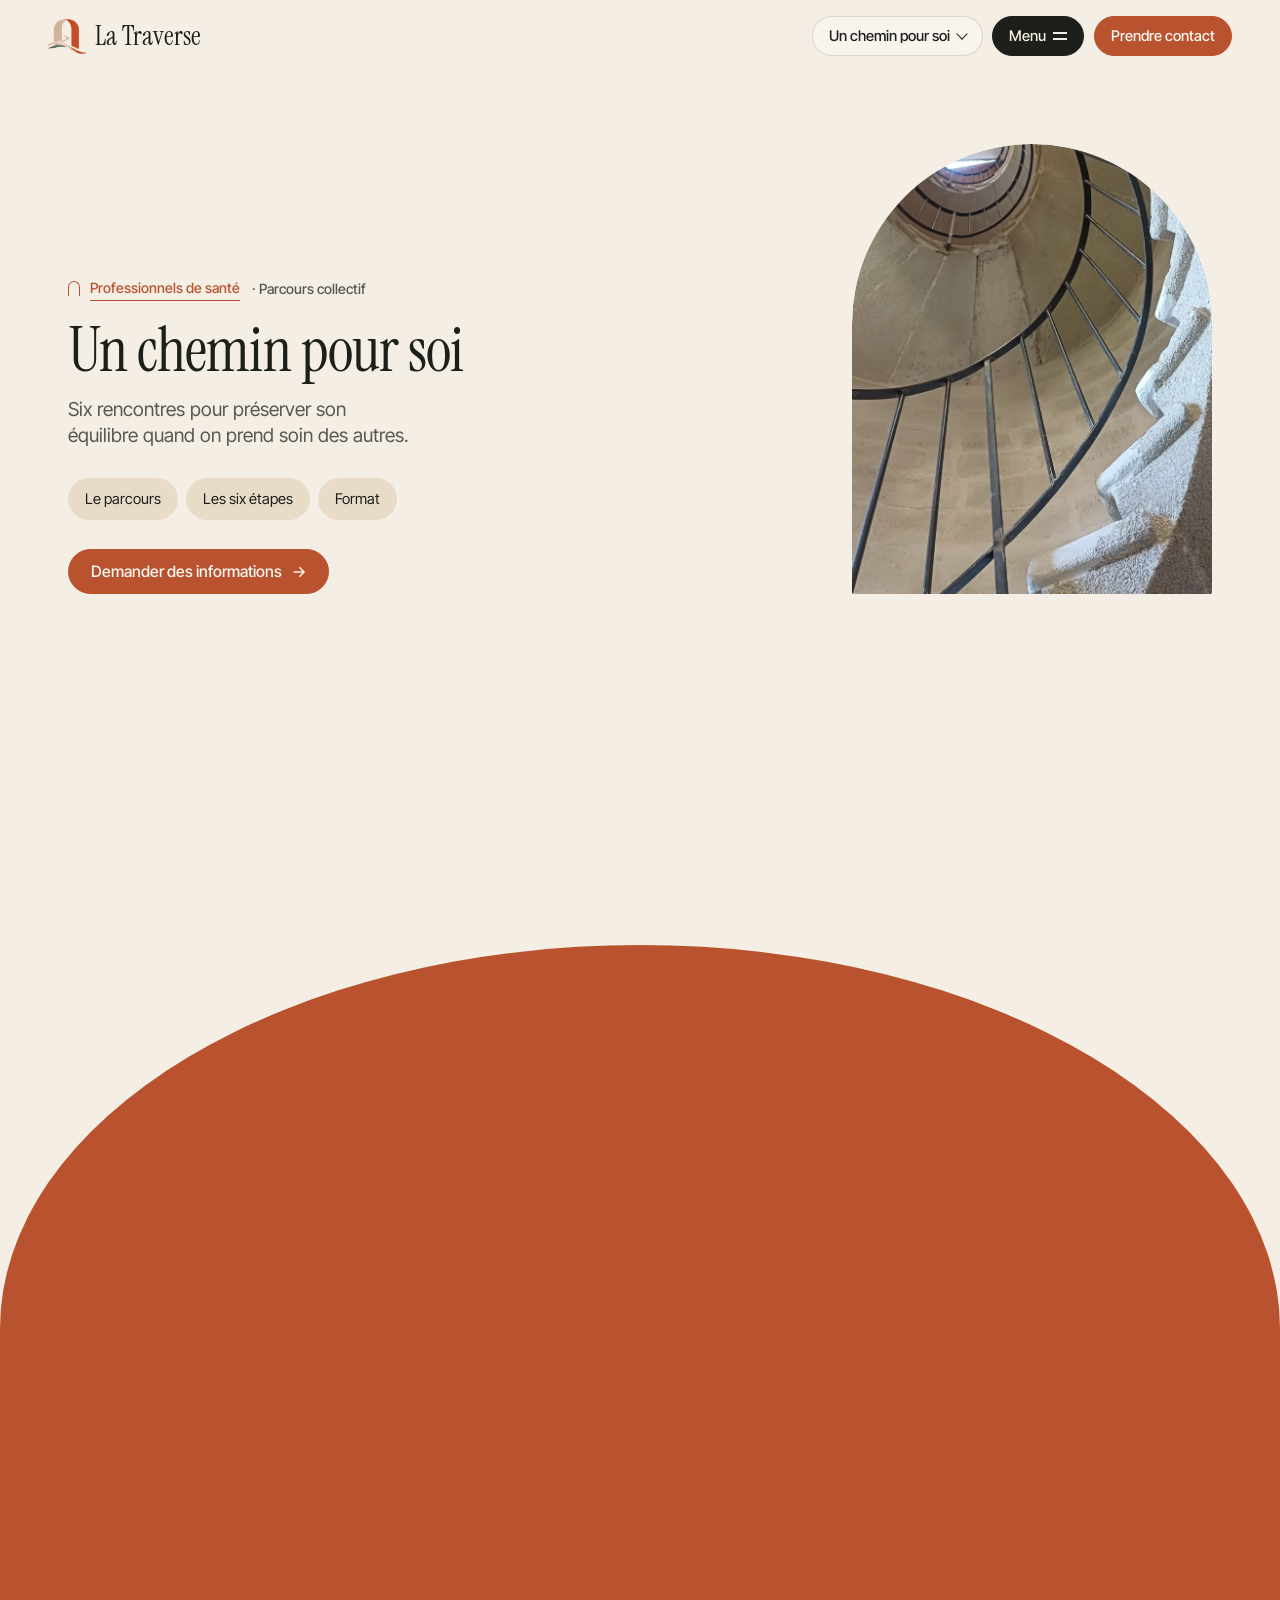
<file: un-chemin-pour-soi.html>
<!doctype html>
<html lang="fr">
<head>
<meta charset="utf-8">
<meta name="viewport" content="width=device-width, initial-scale=1">
<title>Un chemin pour soi — parcours pour les professionnels de santé · La Traverse</title>
<meta name="description" content="Six rencontres pour préserver son équilibre quand on prend soin des autres : s'arrêter, comprendre, repérer, réguler, se préserver, agir.">
<meta name="theme-color" content="#262a20">
<meta property="og:type" content="website">
<meta property="og:locale" content="fr_FR">
<meta property="og:site_name" content="La Traverse">
<meta property="og:title" content="Un chemin pour soi — parcours pour les professionnels de santé · La Traverse">
<meta property="og:description" content="Six rencontres pour préserver son équilibre quand on prend soin des autres : s'arrêter, comprendre, repérer, réguler, se préserver, agir.">
<meta property="og:image" content="img/arche-1600.webp">
<link rel="icon" type="image/png" href="img/logo-mark.png">
<link rel="preconnect" href="https://fonts.googleapis.com">
<link rel="preconnect" href="https://fonts.gstatic.com" crossorigin>
<link rel="stylesheet" href="https://fonts.googleapis.com/css2?family=Instrument+Serif:ital@0;1&family=Inter+Tight:wght@400;500;600&display=swap">
<link rel="stylesheet" href="assets/site.css">
<script>document.documentElement.classList.add("js")</script>
<script src="assets/site.js" defer></script>
</head>
<body class="page-chemin">
<a class="skip" href="#contenu">Aller au contenu</a>
<div class="voile" aria-hidden="true"></div>
<header class="entete">
<div class="entete__in">
<a class="logo" href="index.html" aria-label="La Traverse — accueil">
<img src="img/logo-mark.png" alt="" width="38" height="39">
<span>La Traverse</span>
</a>
<div class="bloc-pilule bloc-lieu">
<button class="pilule pilule--clair" type="button" data-panneau="lieu-panneau" aria-expanded="false" aria-controls="lieu-panneau">
<span class="lieu__nom">Un chemin pour soi</span><span class="chev" aria-hidden="true"></span>
</button>
<div class="panneau lieu-panneau" id="lieu-panneau">
<p class="panneau__titre">Vous êtes ici : <b>Un chemin pour soi</b> — sur cette page</p>
<nav id="lieu-liste" aria-label="Sections de la page"></nav>
</div>
</div>
<div class="bloc-pilule">
<button class="pilule pilule--sombre" type="button" data-panneau="menu" aria-expanded="false" aria-controls="menu">Menu <span class="burger-ico" aria-hidden="true"></span></button>
<nav class="panneau" id="menu" aria-label="Navigation principale">
<a href="index.html"><b>Accueil</b><small>La Traverse en quelques mots</small></a>
<a href="accompagnement.html"><b>Accompagnement psychologique et coaching</b><small>Personnes, parents, adolescents</small></a>
<a class="sous" href="accompagnement.html#retablissement"><b>Cap vers le rétablissement</b><small>Après une période de soins ou un burn-out</small></a>
<a href="formation.html" aria-current="page"><b>Formation et accompagnement des professionnels</b><small>Formations, coaching, analyse des pratiques, cohésion</small></a>
<a class="sous" href="formation.html#coaching"><b>Coaching</b><small>Managers et équipes</small></a>
<a class="sous" href="formation.html#recul"><b>Analyse des pratiques</b><small>Des espaces pour prendre du recul</small></a>
<a class="sous" href="un-chemin-pour-soi.html"><b>Un chemin pour soi</b><small>Parcours pour les professionnels de santé</small></a>
<a class="sous" href="formation.html#cohesion"><b>Journée cohésion</b><small>Une expérience commune</small></a>
<a href="approche.html"><b>L'approche</b><small>Mission, méthodes et cadre</small></a>
<a href="marcher.html"><b>Marcher et se ressourcer</b><small>Le mouvement, la nature, Colina</small></a>
<a href="a-propos.html"><b>À propos d'Aline Debecker</b><small>Parcours et convictions</small></a>
<a href="contact.html"><b>Contact</b><small>Un premier échange</small></a>
<div class="panneau__pied"><a href="tel:+33684660709">06 84 66 07 09</a><a href="mailto:alinedebecker@gmail.com">alinedebecker@gmail.com</a></div>
</nav>
</div>
<a class="pilule pilule--plein" href="contact.html">Prendre contact</a>
</div>
</header>
<nav class="rail" aria-label="Sections de la page"></nav>
<main id="contenu">
<header class="tete">
<div class="wrap tete__grille">
<div>
<p class="surtitre" data-r><a class="lien" href="formation.html#recul">Professionnels de santé</a>&nbsp;· Parcours collectif</p>
<h1 data-r>Un chemin pour soi<small>Six rencontres pour préserver son équilibre quand on prend soin des autres.</small></h1>
<ul class="sommaire" data-r><li><a href="#parcours">Le parcours</a></li><li><a href="#etapes">Les six étapes</a></li><li><a href="#format">Format</a></li></ul>
<div class="actions" data-r><a class="btn" href="contact.html?objet=chemin">Demander des informations <span class="fl" aria-hidden="true">→</span></a></div>
</div>
<div class="arche tete__img" data-r><img src="img/escalier-800.webp" srcset="img/escalier-800.webp 737w" sizes="(max-width: 860px) 260px, 360px" width="737" height="1600" alt="Un escalier en colimaçon qui monte vers la lumière" decoding="async" fetchpriority="high"></div>
</div>
</header>
<section class="sec sec--serre" id="parcours" data-nav="Le parcours" aria-labelledby="t-par">
<div class="wrap deux">
<div><p class="surtitre" data-r>Le parcours</p><h2 id="t-par" data-r>Faire une pause, <em>pour mieux continuer</em></h2></div>
<div>
<p class="lead" data-r>Un parcours collectif qui invite les professionnels à mieux comprendre leur fonctionnement, repérer leurs ressources et leurs signaux d'alerte, expérimenter des façons de réguler les tensions et identifier des actions concrètes pour la suite.</p>
<p data-r>Chaque rencontre alterne apports courts, échanges entre pairs, réflexion personnelle et expérimentation.</p>
</div>
</div>
</section>
<section class="sec sec--sable" id="etapes" data-nav="Les six étapes" aria-labelledby="t-et">
<div class="wrap">
<div class="entete-sec"><div><p class="surtitre" data-r>Six étapes</p><h2 id="t-et" data-r>Six marches, <em>pas à pas</em></h2></div></div>
<ol class="escalier" data-r><li style="--n:0"><details><summary><i>01</i><b>S'arrêter</b></summary><p>Faire le point sur son état, ses besoins, ses ressources et son niveau de tension.</p><small>Prendre conscience de ce qui mérite son attention.</small></details></li><li style="--n:1"><details><summary><i>02</i><b>Comprendre</b></summary><p>Stress, charge émotionnelle, hyper-responsabilité, empathie, perfectionnisme.</p><small>Mettre des mots sur ce qui peut fragiliser.</small></details></li><li style="--n:2"><details><summary><i>03</i><b>Repérer</b></summary><p>Identifier ses signaux personnels : corps, émotions, pensées, comportements.</p><small>Reconnaître plus tôt les signes de déséquilibre.</small></details></li><li style="--n:3"><details><summary><i>04</i><b>Réguler</b></summary><p>Expérimenter respiration, attention, mouvement, récupération.</p><small>Trouver des ressources utilisables au quotidien.</small></details></li><li style="--n:4"><details><summary><i>05</i><b>Se préserver</b></summary><p>Limites, juste distance, assertivité, culpabilité, situations difficiles.</p><small>Prendre soin sans se perdre ni tout porter.</small></details></li><li style="--n:5"><details><summary><i>06</i><b>Agir</b></summary><p>Construire son plan de prévention : ressources, vigilance, personnes-relais.</p><small>Passer de la prise de conscience à l'action.</small></details></li></ol>
<p class="petit" data-r style="margin-top:1rem">Cliquez sur une marche pour découvrir chaque palier.</p>
</div>
</section>
<section class="sec" id="format" data-nav="Format" aria-labelledby="t-fo">
<div class="wrap">
<div class="entete-sec">
<div><p class="surtitre" data-r>Pour qui, et comment</p><h2 id="t-fo" data-r>Format <em>indicatif</em></h2></div>
<p data-r>Pour les équipes et professionnels des hôpitaux, EHPAD, CCAS, centres médico-sociaux, structures de santé et soignants en exercice libéral.</p>
</div>
<ul class="tarifs">
<li data-r><b>Format</b><strong>6 × 2 h 30</strong><span>toutes les 3 à 4 semaines · 6 à 10 personnes</span></li>
<li data-r style="--d:.06s"><b>Option</b><strong>Version outdoor</strong><span>avec 2 marches expérientielles intégrées</span></li>
<li data-r style="--d:.12s"><b>Sur mesure</b><strong>Sur devis</strong><span>calendrier, contenu et modalités ajustables</span></li>
</ul>
<div class="actions" data-r><a class="btn" href="contact.html?objet=chemin">Construire le parcours avec votre équipe <span class="fl" aria-hidden="true">→</span></a></div>
</div>
</section>
</main>
<footer class="pied">
<p class="pied__marque" aria-hidden="true">La Traverse</p>
<div class="wrap">
<div class="pied__haut">
<div>
<p class="pied__devise">Transformer les passages en possibles.</p>
<p>La Traverse — santé mentale et transitions de vie.<br>Aline Debecker, psychologue, coach et formatrice.<br>Cabinet à Castillon-du-Gard · à distance · en marchant.</p>
</div>
<div>
<h2>Explorer</h2>
<ul>
<li><a href="index.html">Accueil</a></li>
<li><a href="accompagnement.html">Accompagnement psychologique et coaching</a></li>
<li><a href="formation.html">Formation et accompagnement des professionnels</a></li>
<li><a href="un-chemin-pour-soi.html">Un chemin pour soi</a></li>
<li><a href="approche.html">L'approche</a></li>
<li><a href="marcher.html">Marcher et se ressourcer</a></li>
<li><a href="a-propos.html">À propos</a></li>
</ul>
</div>
<div>
<h2>Contact</h2>
<ul>
<li><a href="tel:+33684660709">06 84 66 07 09</a></li>
<li><a href="mailto:alinedebecker@gmail.com">alinedebecker@gmail.com</a></li>
<li><a href="contact.html">Écrire un message</a></li>
</ul>
</div>
</div>
<div class="pied__bas">
<span>© <span data-annee>2026</span> La Traverse — Aline Debecker</span>
<a href="mentions-legales.html">Mentions légales et confidentialité</a>
</div>
</div>
</footer>
</body>
</html>
</file>
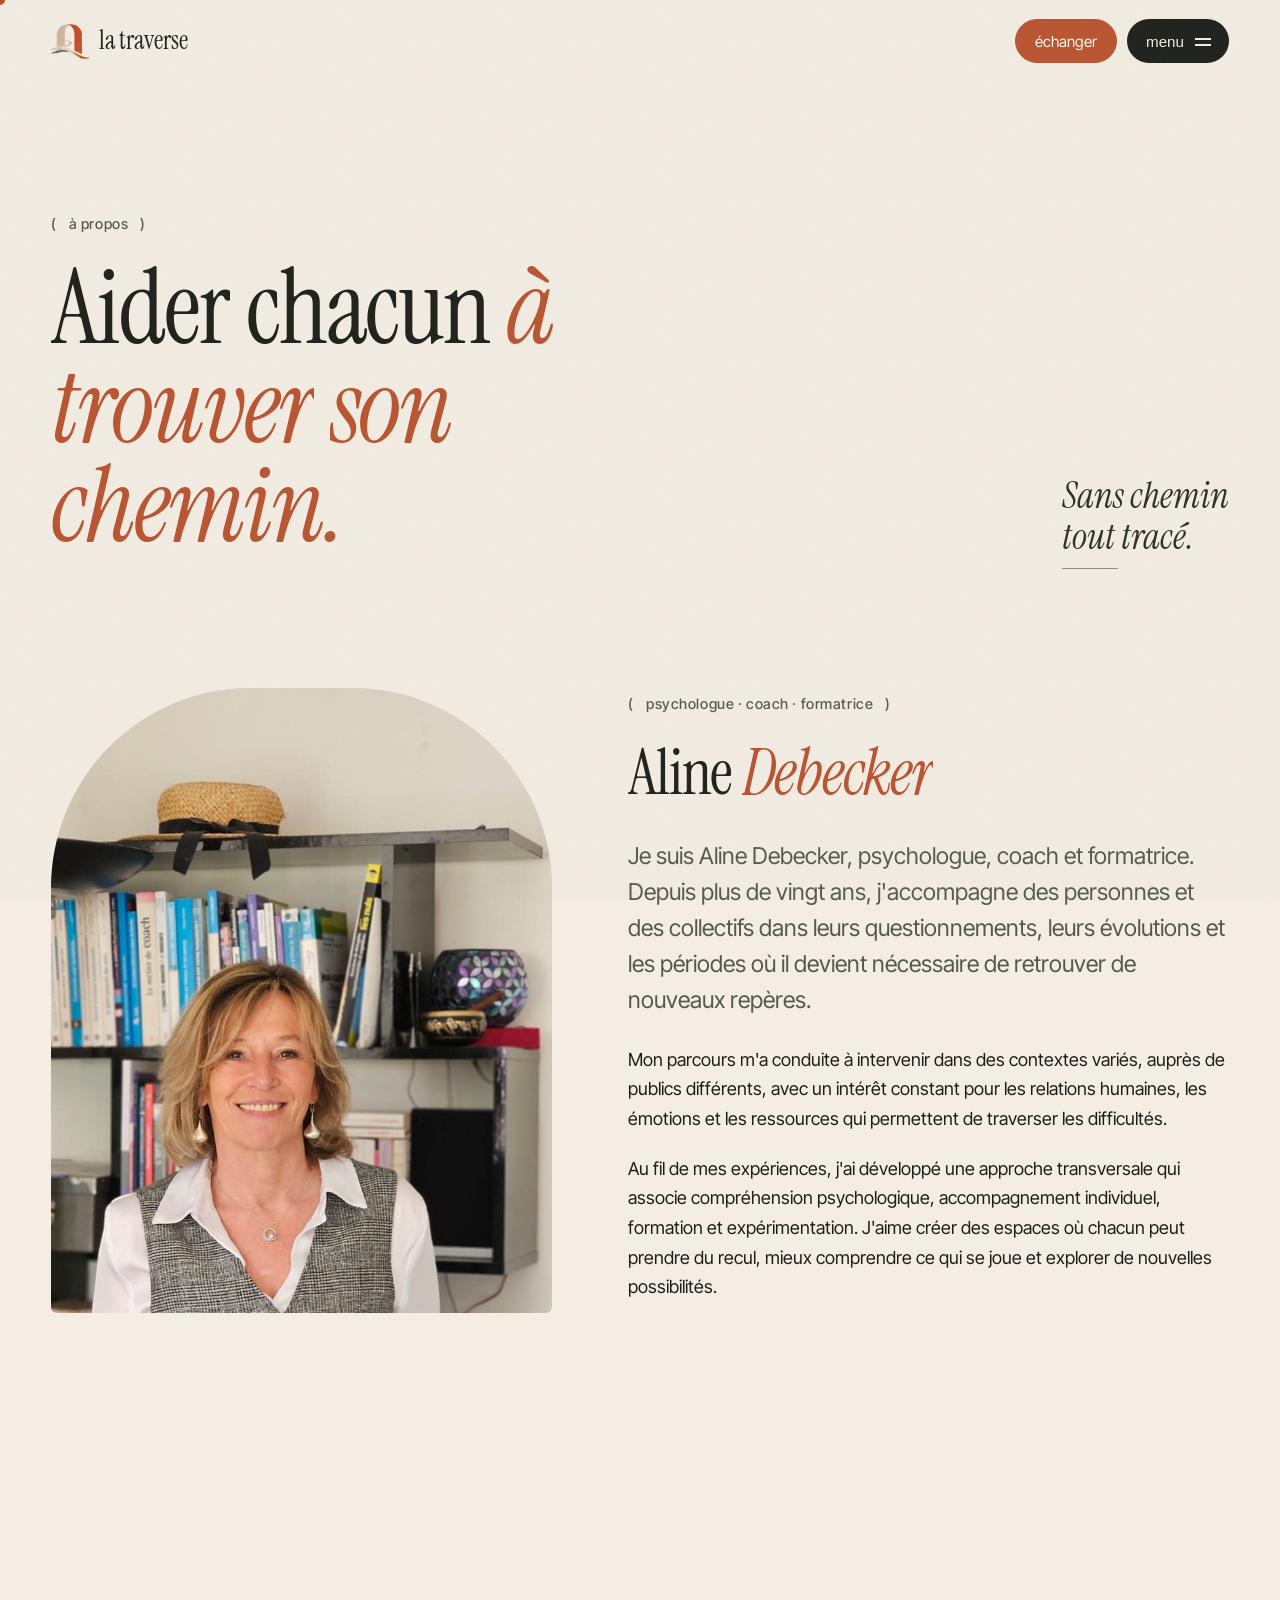
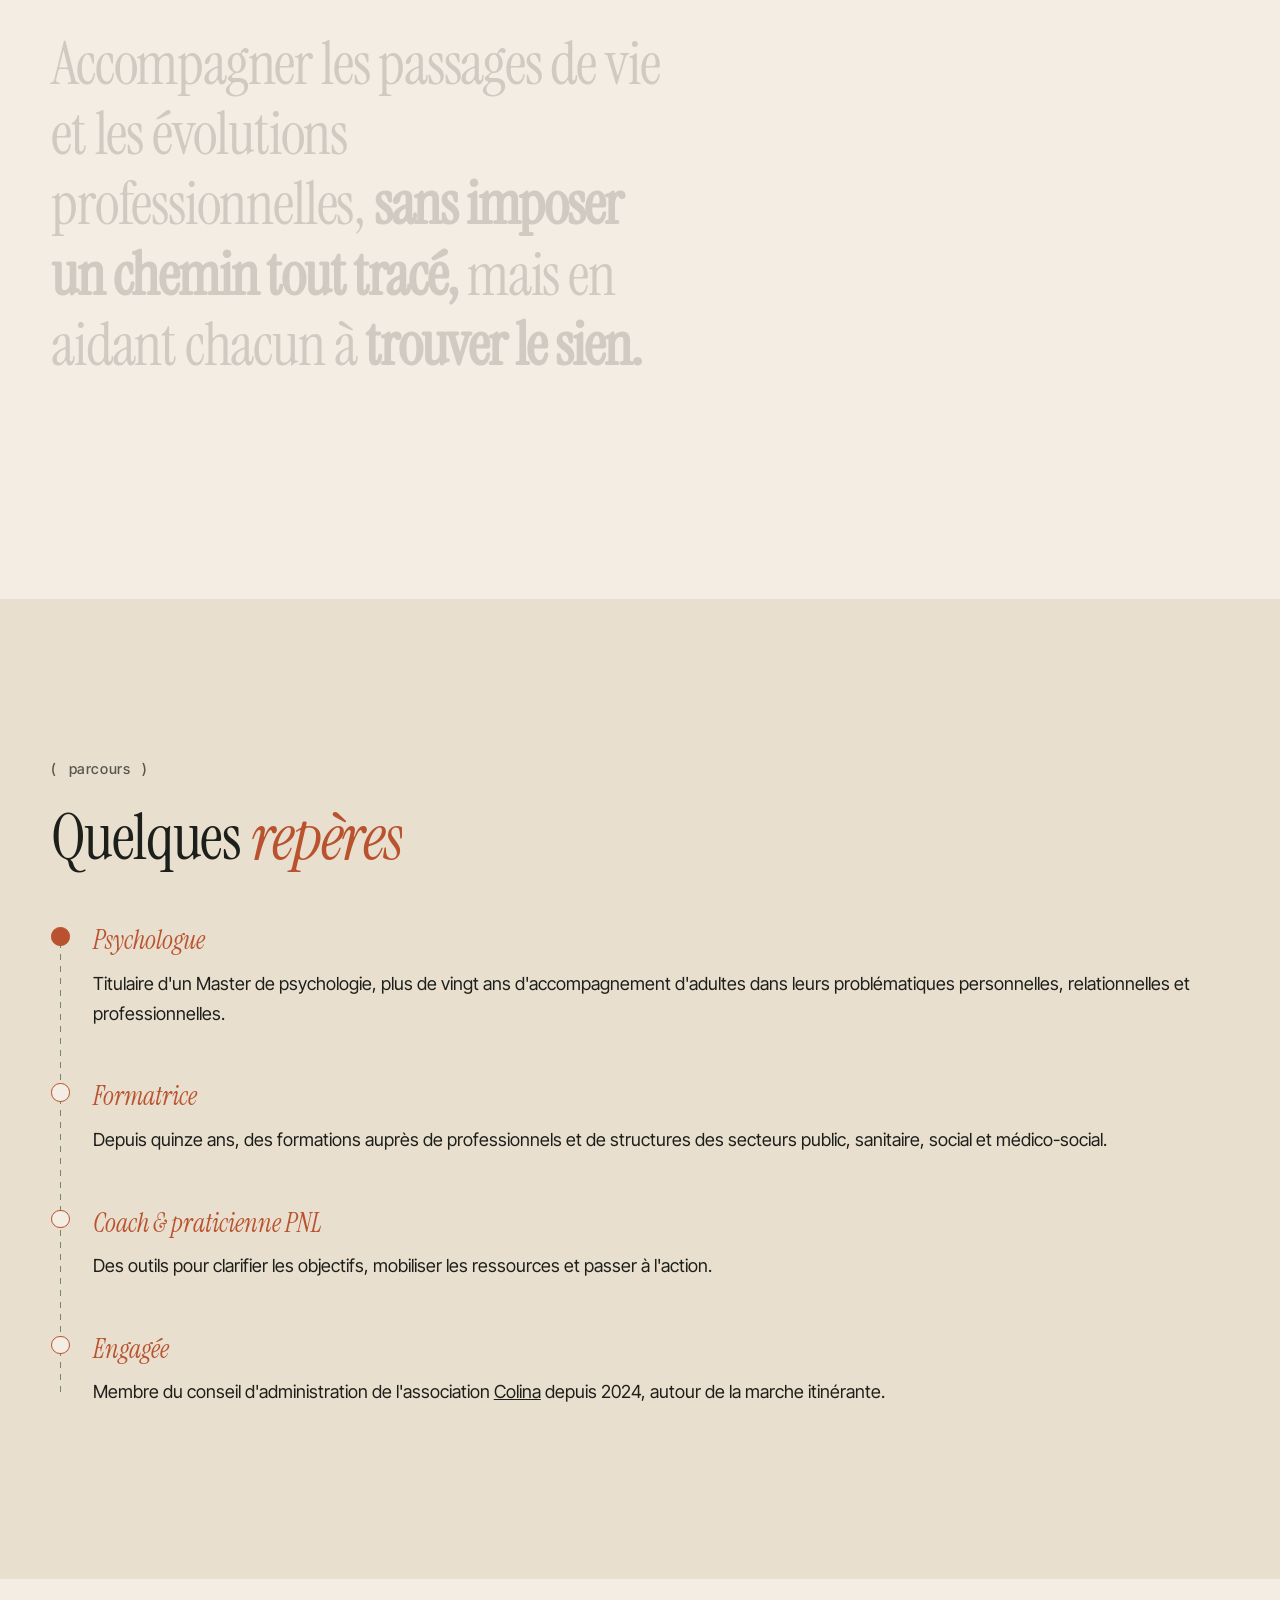
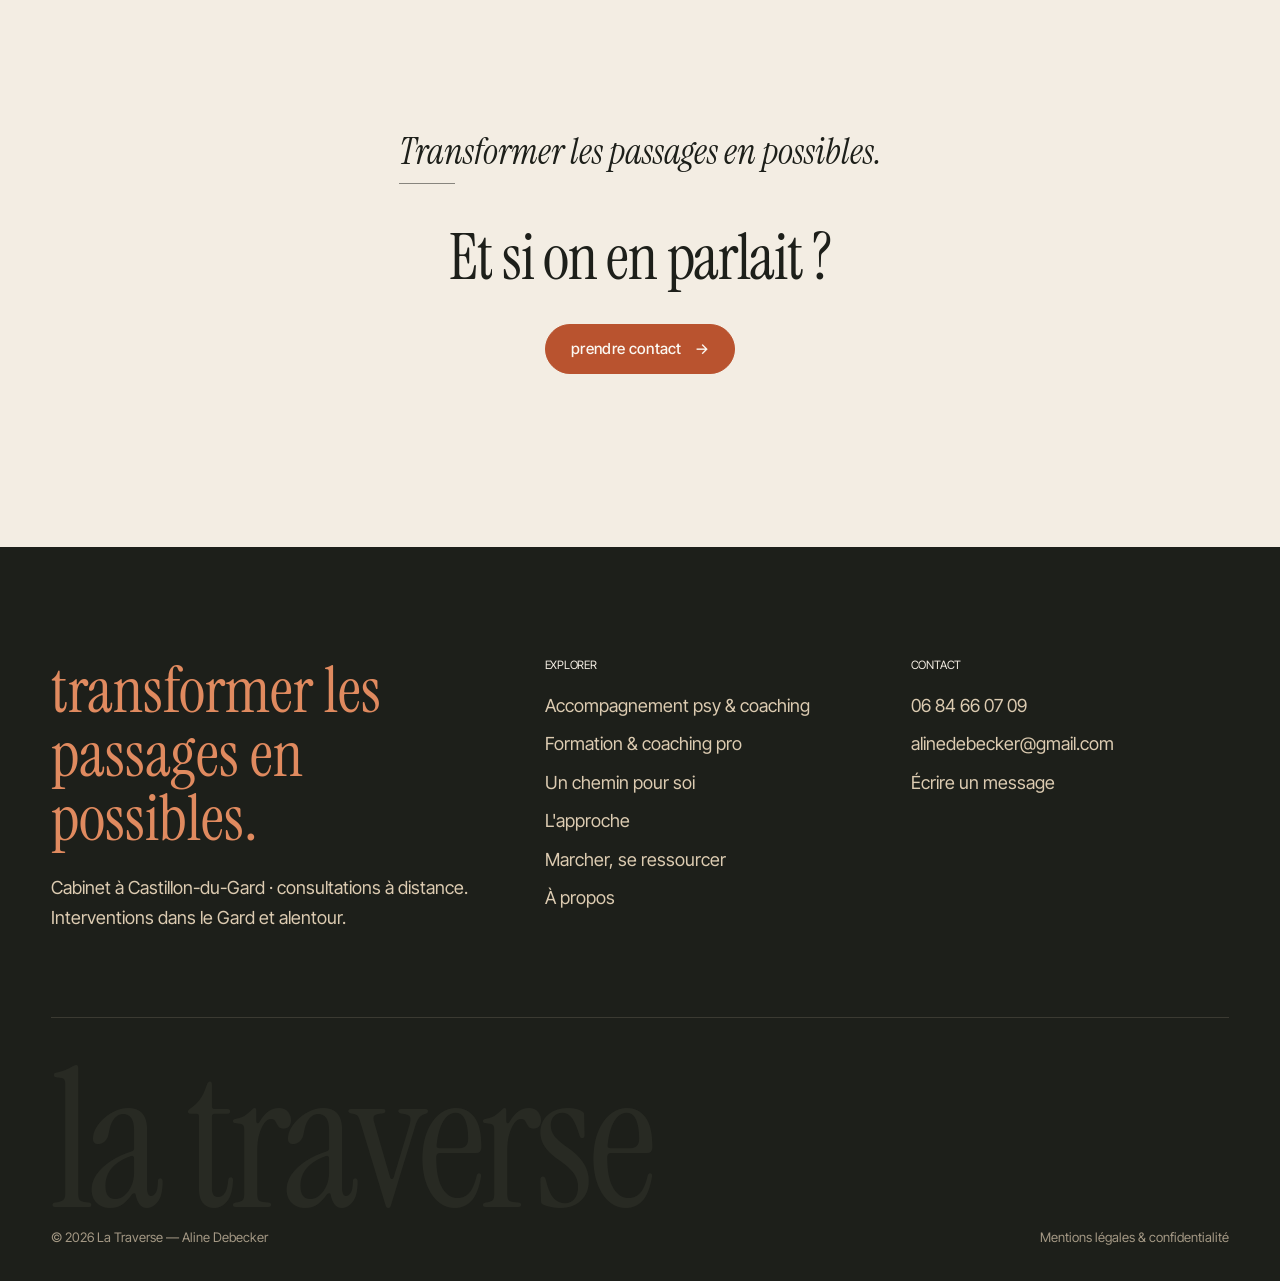
<file: public/a-propos.html>
<!doctype html>
<html lang="fr">
<head>
<meta charset="utf-8">
<meta name="viewport" content="width=device-width, initial-scale=1">
<title>À propos — Aline Debecker, psychologue, coach et formatrice · La Traverse</title>
<meta name="description" content="Aline Debecker, psychologue, coach et formatrice. Plus de vingt ans d'accompagnement et quinze ans de formation de professionnels. Cabinet à Castillon-du-Gard.">
<meta name="theme-color" content="#1d1f1a">
<meta property="og:type" content="website">
<meta property="og:locale" content="fr_FR">
<meta property="og:site_name" content="La Traverse">
<meta property="og:title" content="À propos — Aline Debecker, psychologue, coach et formatrice · La Traverse">
<meta property="og:description" content="Aline Debecker, psychologue, coach et formatrice. Plus de vingt ans d'accompagnement et quinze ans de formation de professionnels. Cabinet à Castillon-du-Gard.">
<meta property="og:image" content="img/arche.jpg">
<link rel="icon" type="image/png" href="img/logo-mark.png">
<link rel="preconnect" href="https://fonts.googleapis.com">
<link rel="preconnect" href="https://fonts.gstatic.com" crossorigin>
<link rel="stylesheet" href="https://fonts.googleapis.com/css2?family=Caveat:wght@500&family=Instrument+Serif:ital@0;1&family=Inter+Tight:wght@300;400;500;600&display=swap">
<link rel="stylesheet" href="assets/css/style.css">
<link rel="stylesheet" href="assets/b/b.css">
<script>document.documentElement.classList.add("js","theme-b")</script>
<script src="assets/js/main.js" defer></script>
<script src="assets/b/b.js" defer></script>
</head>
<body class="b page-apropos">
<a class="skip" href="#contenu">Aller au contenu</a>

<div class="voile" aria-hidden="true">
  <svg viewBox="0 0 64 64"><path d="M14 58 V28 a18 18 0 0 1 36 0 V58"/></svg>
</div>

<header class="entete">
  <div class="entete__in">
    <a class="logo" href="index.html" aria-label="La Traverse, accueil">
      <img src="img/logo-mark.png" alt="" width="34" height="36">
      <span class="logo__nom">la traverse</span>
    </a>
    <div class="entete__actions">
      <a class="pastille pastille--plein" href="contact.html">échanger</a>
      <button class="burger" type="button" aria-expanded="false" aria-controls="nav" aria-label="Ouvrir le menu"><span class="burger__mot">menu</span><span></span><span></span></button>
    </div>
    <nav class="nav" id="nav" aria-label="Navigation principale">
      <ul>
        <li><a href="index.html"><i>00</i>accueil</a></li>
        <li><a href="accompagnement.html"><i>01</i>accompagnement psy &amp; coaching</a></li>
        <li><a href="formation.html"><i>02</i>formation &amp; coaching pro</a></li>
        <li><a href="approche.html"><i>03</i>l'approche</a></li>
        <li><a href="marcher.html"><i>04</i>marcher, se ressourcer</a></li>
        <li><a href="a-propos.html" aria-current="page"><i>05</i>à propos</a></li>
        <li><a href="contact.html"><i>06</i>contact</a></li>
      </ul>
      <div class="nav__pied">
        <p>Aline Debecker — psychologue, coach, formatrice</p>
        <p><a href="tel:+33684660709">06 84 66 07 09</a> · <a href="mailto:alinedebecker@gmail.com">alinedebecker@gmail.com</a></p>
      </div>
    </nav>
  </div>
</header>

<main id="contenu">
<header class="tete-page">
  <div class="wrap tete-page__grille">
    <div>
      <p class="eyebrow" data-reveal><span class="balise"></span>À propos</p>
      <h1 data-split>Aider chacun <em>à trouver son chemin.</em></h1>
    </div>
    <p class="main-ecrite" data-reveal style="--d:.6s">Sans chemin<br>tout tracé.</p>
  </div>
</header>

<section class="section" style="padding-top:0" aria-labelledby="t-aline">
  <div class="wrap deux-col">
    <div class="portrait" data-reveal>
      <img src="img/aline.jpg" alt="Portrait d'Aline Debecker, souriante, devant une bibliothèque" width="739" height="1600" style="width:100%;height:100%;object-fit:cover;object-position:50% 20%">
    </div>
    <div class="texte-long">
      <p class="eyebrow"><span class="balise"></span>Psychologue · Coach · Formatrice</p>
      <h2 id="t-aline" data-split>Aline <em>Debecker</em></h2>
      <p class="lead" data-reveal>Je suis Aline Debecker, psychologue, coach et formatrice. Depuis plus de vingt ans, j'accompagne des personnes et des collectifs dans leurs questionnements, leurs évolutions et les périodes où il devient nécessaire de retrouver de nouveaux repères.</p>
      <p data-reveal>Mon parcours m'a conduite à intervenir dans des contextes variés, auprès de publics différents, avec un intérêt constant pour les relations humaines, les émotions et les ressources qui permettent de traverser les difficultés.</p>
      <p data-reveal>Au fil de mes expériences, j'ai développé une approche transversale qui associe compréhension psychologique, accompagnement individuel, formation et expérimentation. J'aime créer des espaces où chacun peut prendre du recul, mieux comprendre ce qui se joue et explorer de nouvelles possibilités.</p>
    </div>
  </div>
</section>

<section class="section manifeste" aria-label="Vision">
  <div class="wrap">
    <p class="manifeste__texte" data-eclaire>Accompagner les passages de vie et les évolutions professionnelles, <strong>sans imposer un chemin tout tracé,</strong> mais en aidant chacun à <strong>trouver le sien.</strong></p>
  </div>
</section>

<section class="section besoins" aria-labelledby="t-parcours">
  <div class="wrap">
    <p class="eyebrow"><span class="balise"></span>Parcours</p>
    <h2 id="t-parcours" data-split>Quelques <em>repères</em></h2>
    <ol class="temps">
      <li data-reveal><b>Psychologue</b>Titulaire d'un Master de psychologie, plus de vingt ans d'accompagnement d'adultes dans leurs problématiques personnelles, relationnelles et professionnelles.</li>
      <li data-reveal><b>Formatrice</b>Depuis quinze ans, des formations auprès de professionnels et de structures des secteurs public, sanitaire, social et médico-social.</li>
      <li data-reveal><b>Coach &amp; praticienne PNL</b>Des outils pour clarifier les objectifs, mobiliser les ressources et passer à l'action.</li>
      <li data-reveal><b>Engagée</b>Membre du conseil d'administration de l'association <a href="marcher.html">Colina</a> depuis 2024, autour de la marche itinérante.</li>
    </ol>
  </div>
</section>

<section class="section arche" aria-labelledby="t-fin">
  <div class="wrap" style="text-align:center">
    <p class="main-ecrite" data-reveal style="display:inline-block">Transformer les passages en possibles.</p>
    <h2 id="t-fin" data-split>Et si on en parlait ?</h2>
    <p data-reveal><a class="btn" href="contact.html" data-aimant>Prendre contact <span class="fleche" aria-hidden="true">→</span></a></p>
  </div>
</section>
</main>

<footer class="pied">
  <div class="wrap">
    <div class="pied__haut">
      <div>
        <p class="pied__devise">transformer les passages en possibles.</p>
        <p>Cabinet à Castillon-du-Gard · consultations à distance.<br>Interventions dans le Gard et alentour.</p>
      </div>
      <div>
        <h2>Explorer</h2>
        <ul>
          <li><a href="accompagnement.html">Accompagnement psy &amp; coaching</a></li>
          <li><a href="formation.html">Formation &amp; coaching pro</a></li>
          <li><a href="un-chemin-pour-soi.html">Un chemin pour soi</a></li>
          <li><a href="approche.html">L'approche</a></li>
          <li><a href="marcher.html">Marcher, se ressourcer</a></li>
          <li><a href="a-propos.html">À propos</a></li>
        </ul>
      </div>
      <div>
        <h2>Contact</h2>
        <ul>
          <li><a href="tel:+33684660709">06 84 66 07 09</a></li>
          <li><a href="mailto:alinedebecker@gmail.com">alinedebecker@gmail.com</a></li>
          <li><a href="contact.html">Écrire un message</a></li>
        </ul>
      </div>
    </div>
    <p class="pied__geant" aria-hidden="true">la traverse</p>
    <div class="pied__bas">
      <span>© <span data-annee>2026</span> La Traverse — Aline Debecker</span>
      <a href="mentions-legales.html">Mentions légales &amp; confidentialité</a>
    </div>
  </div>
</footer>
</body>
</html>
</file>
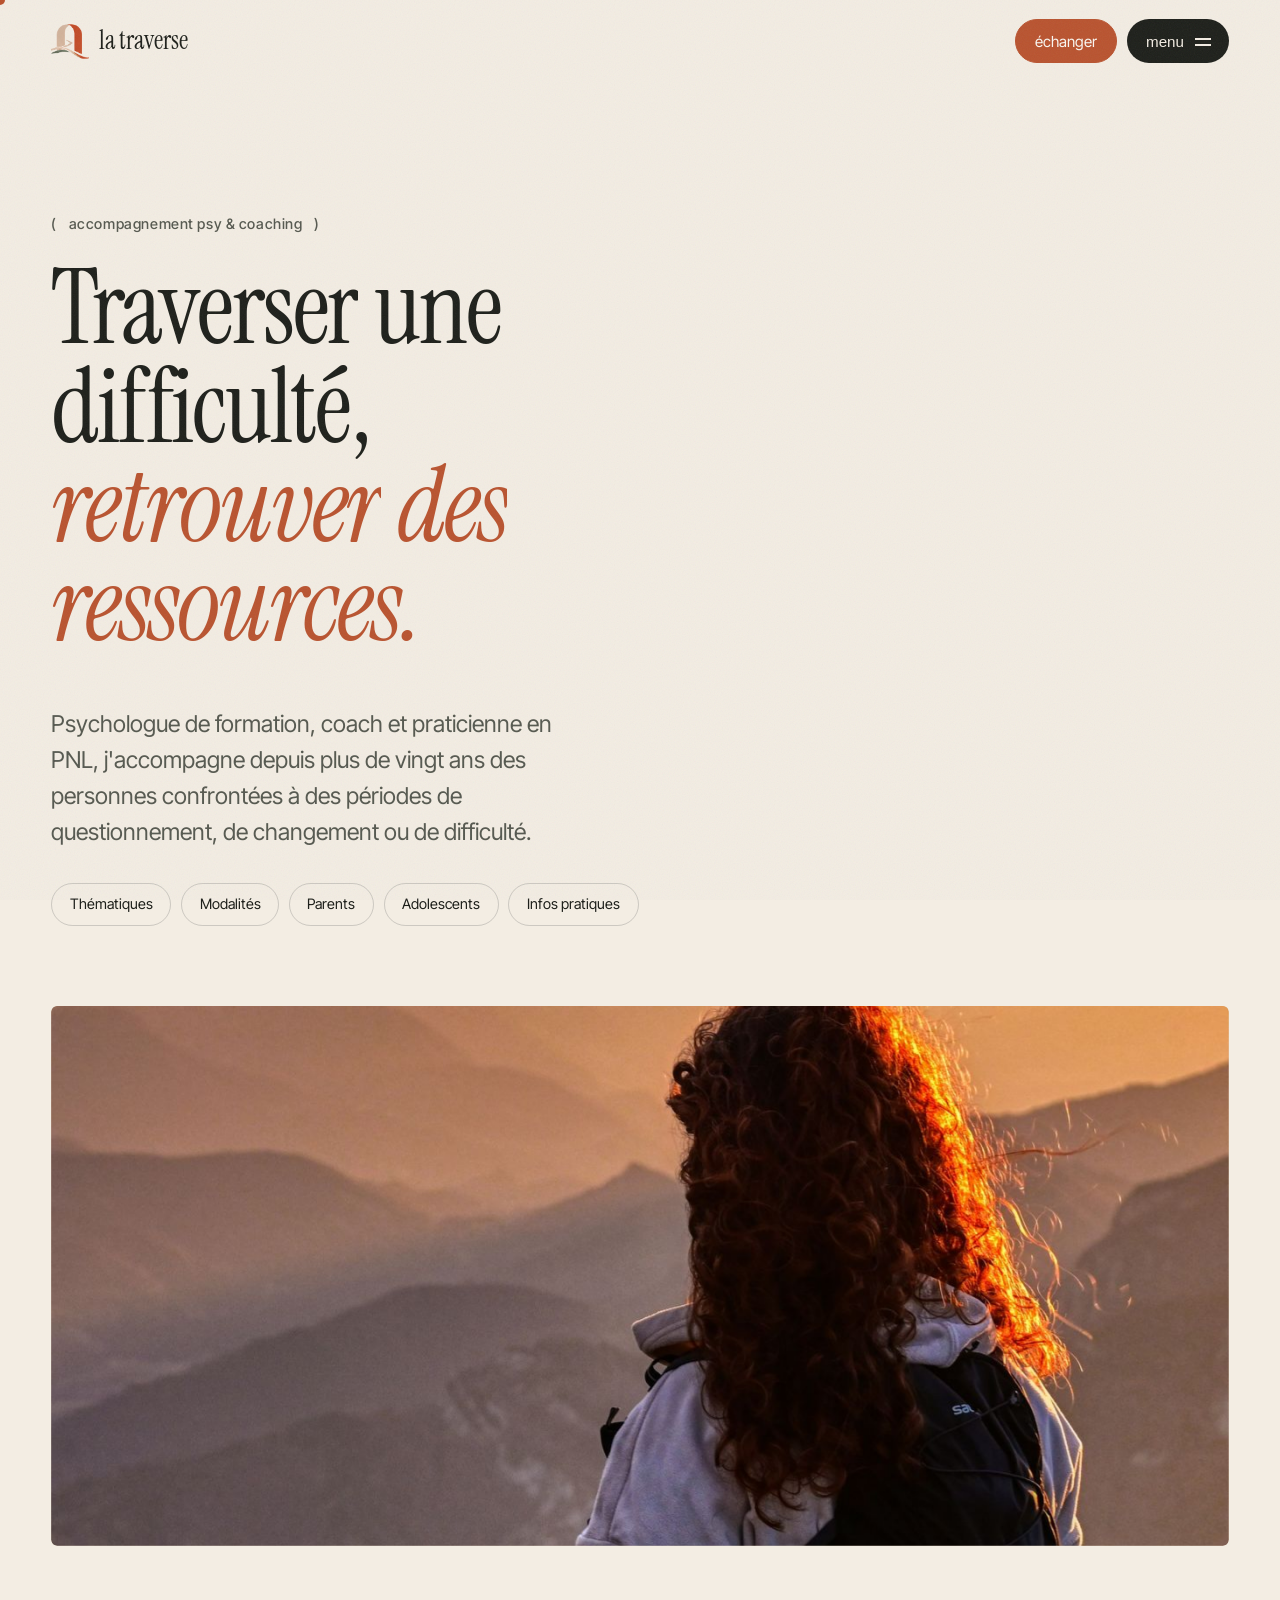
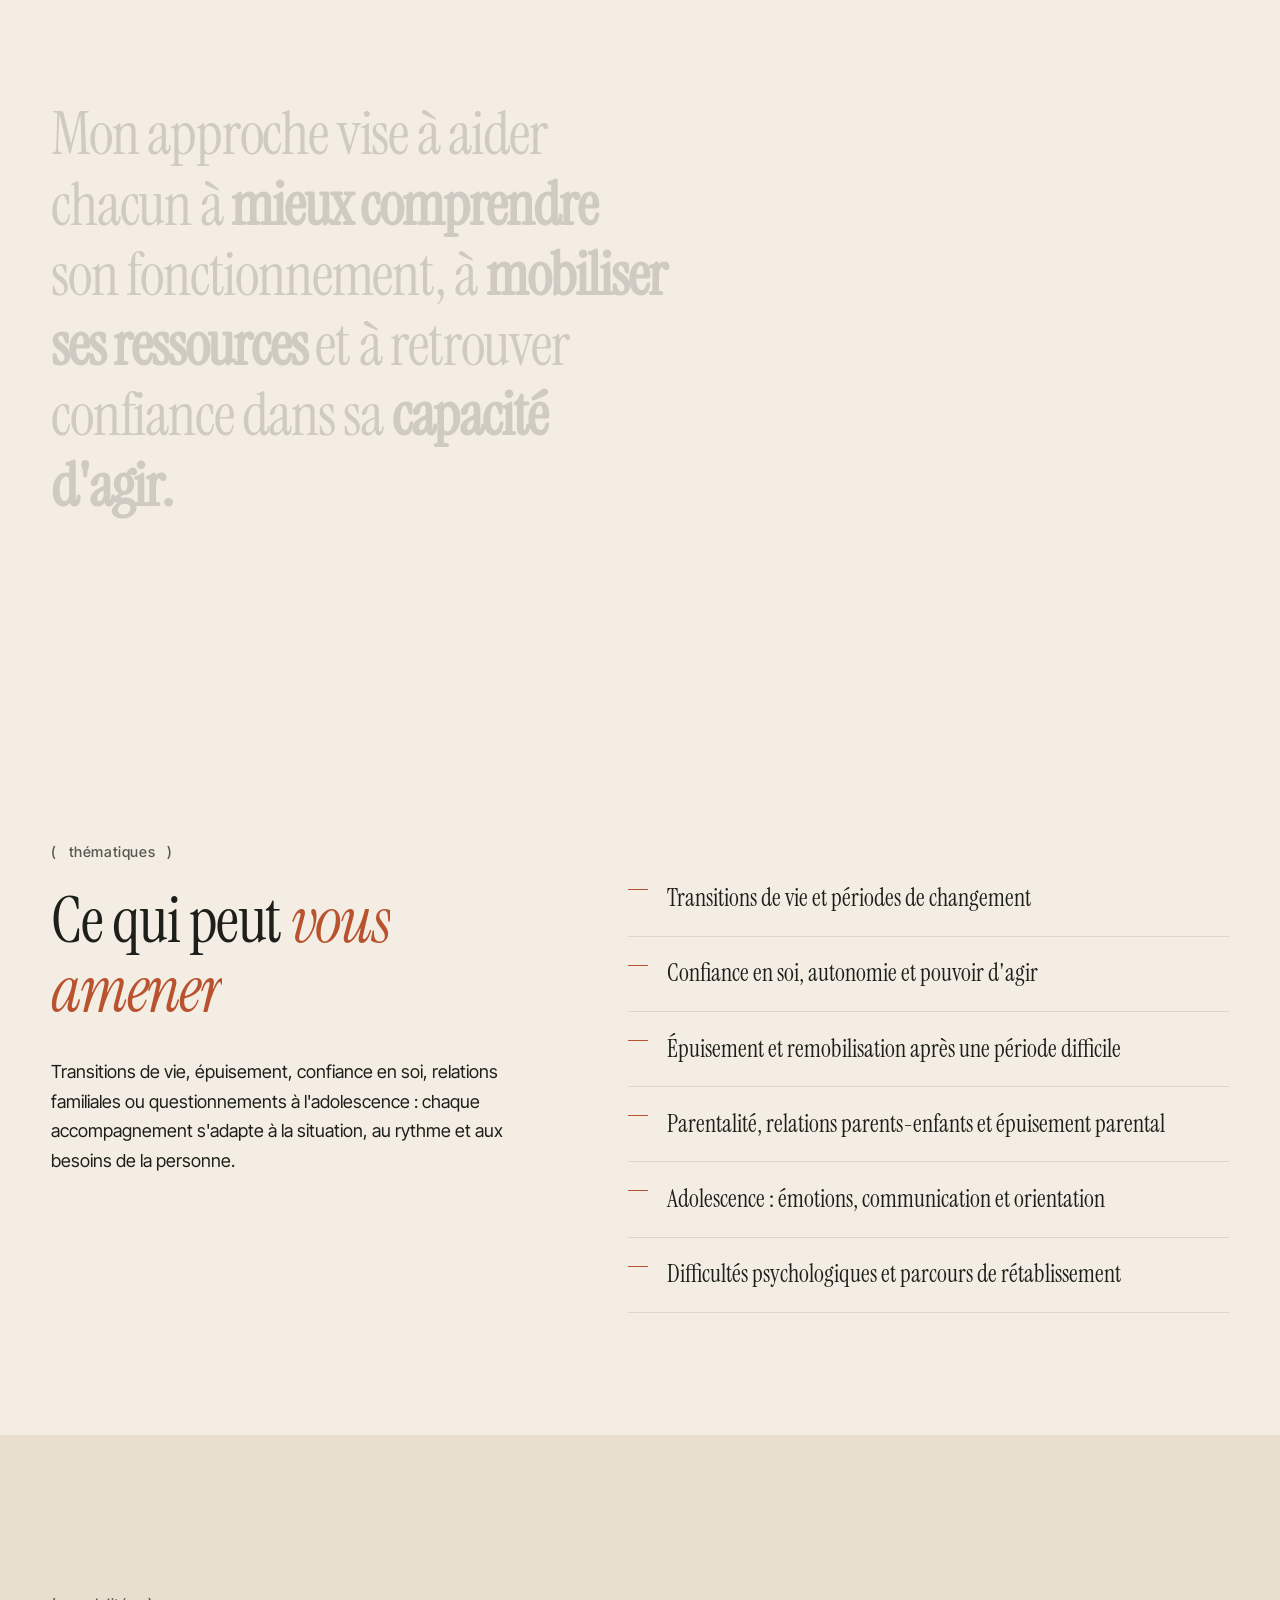
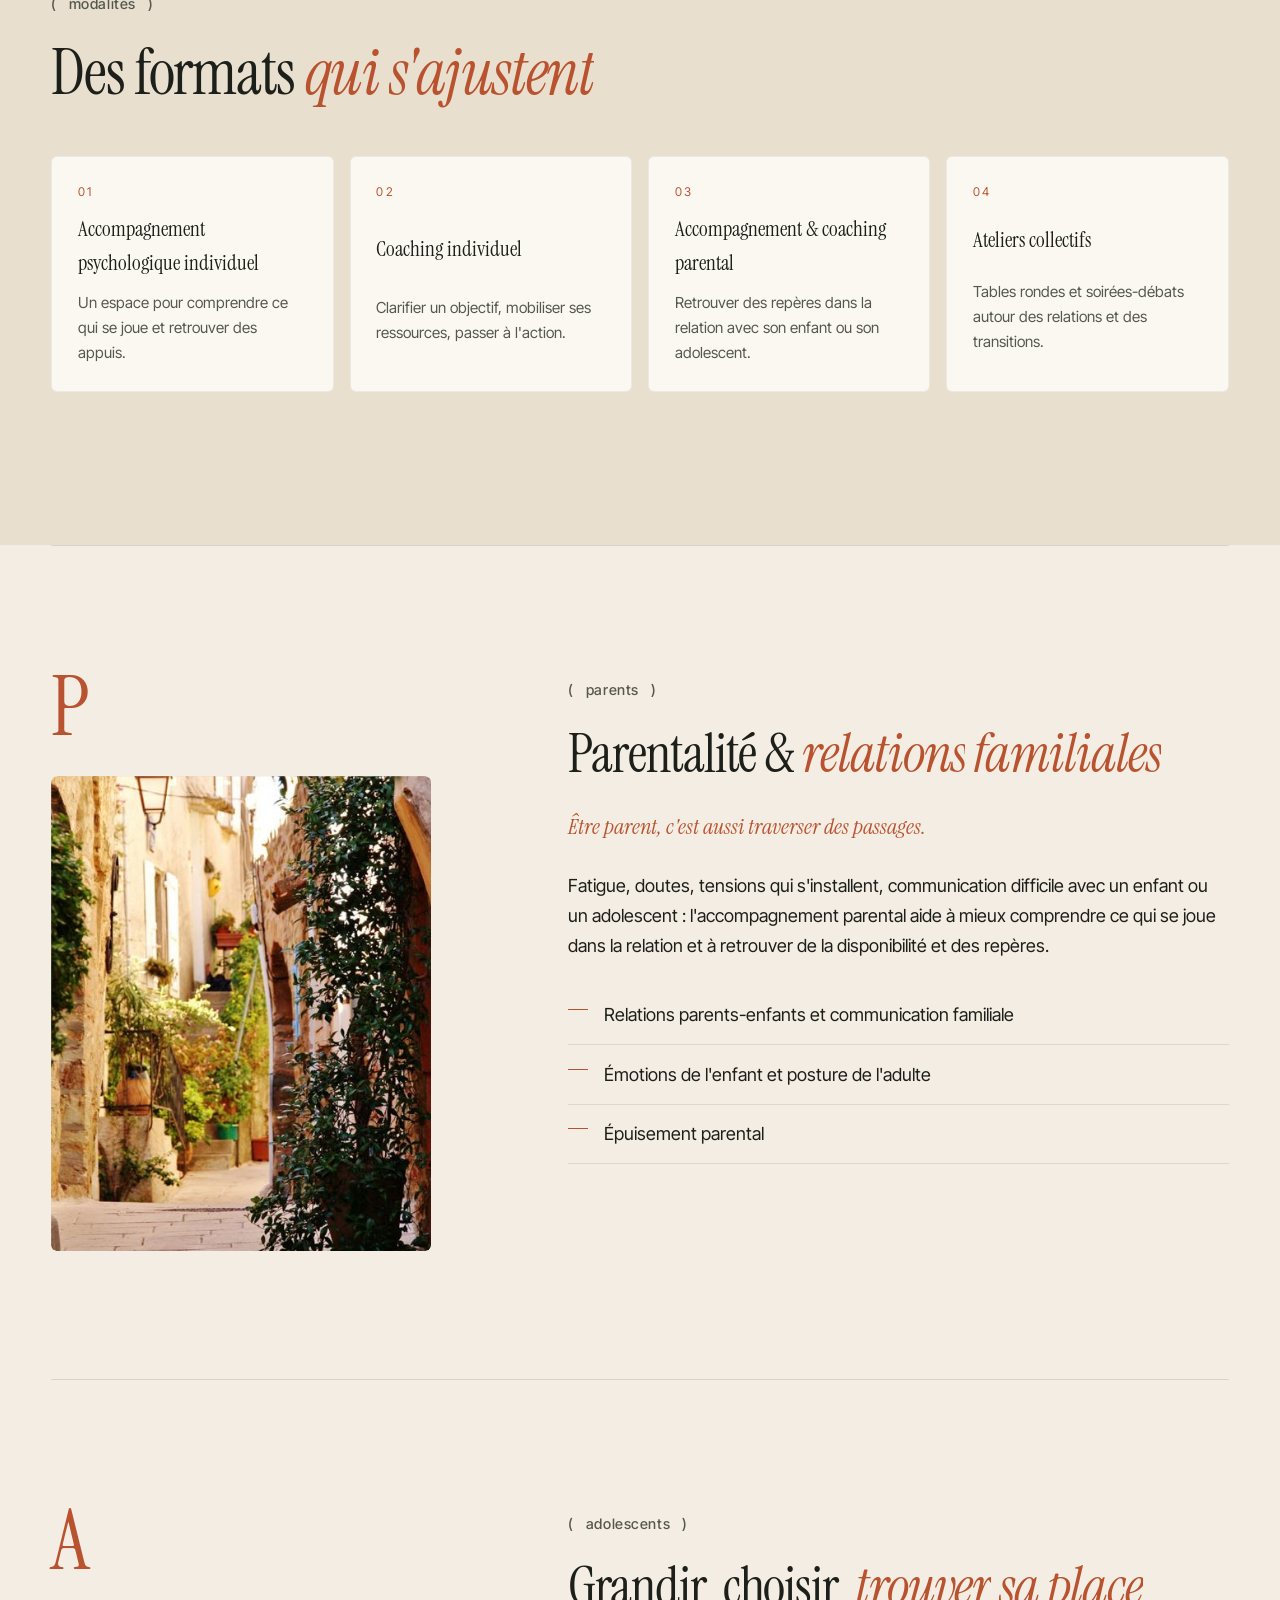
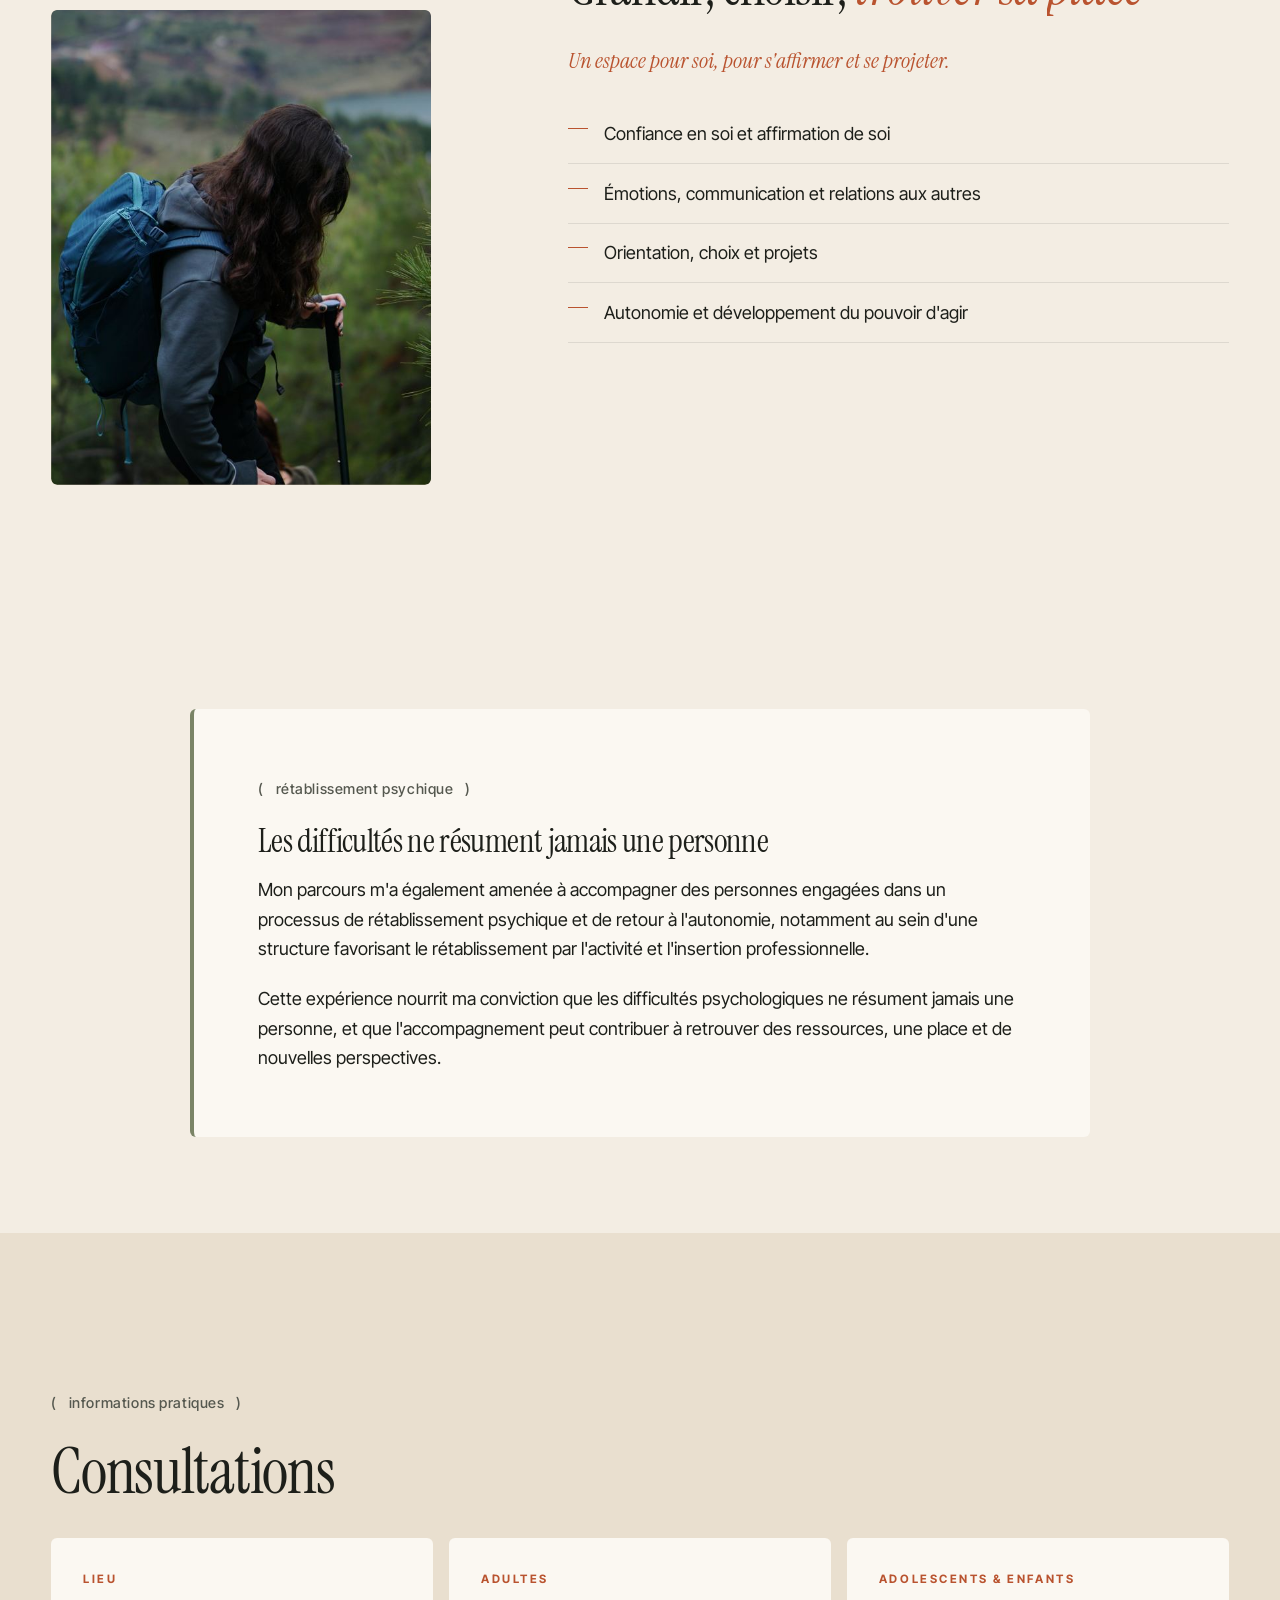
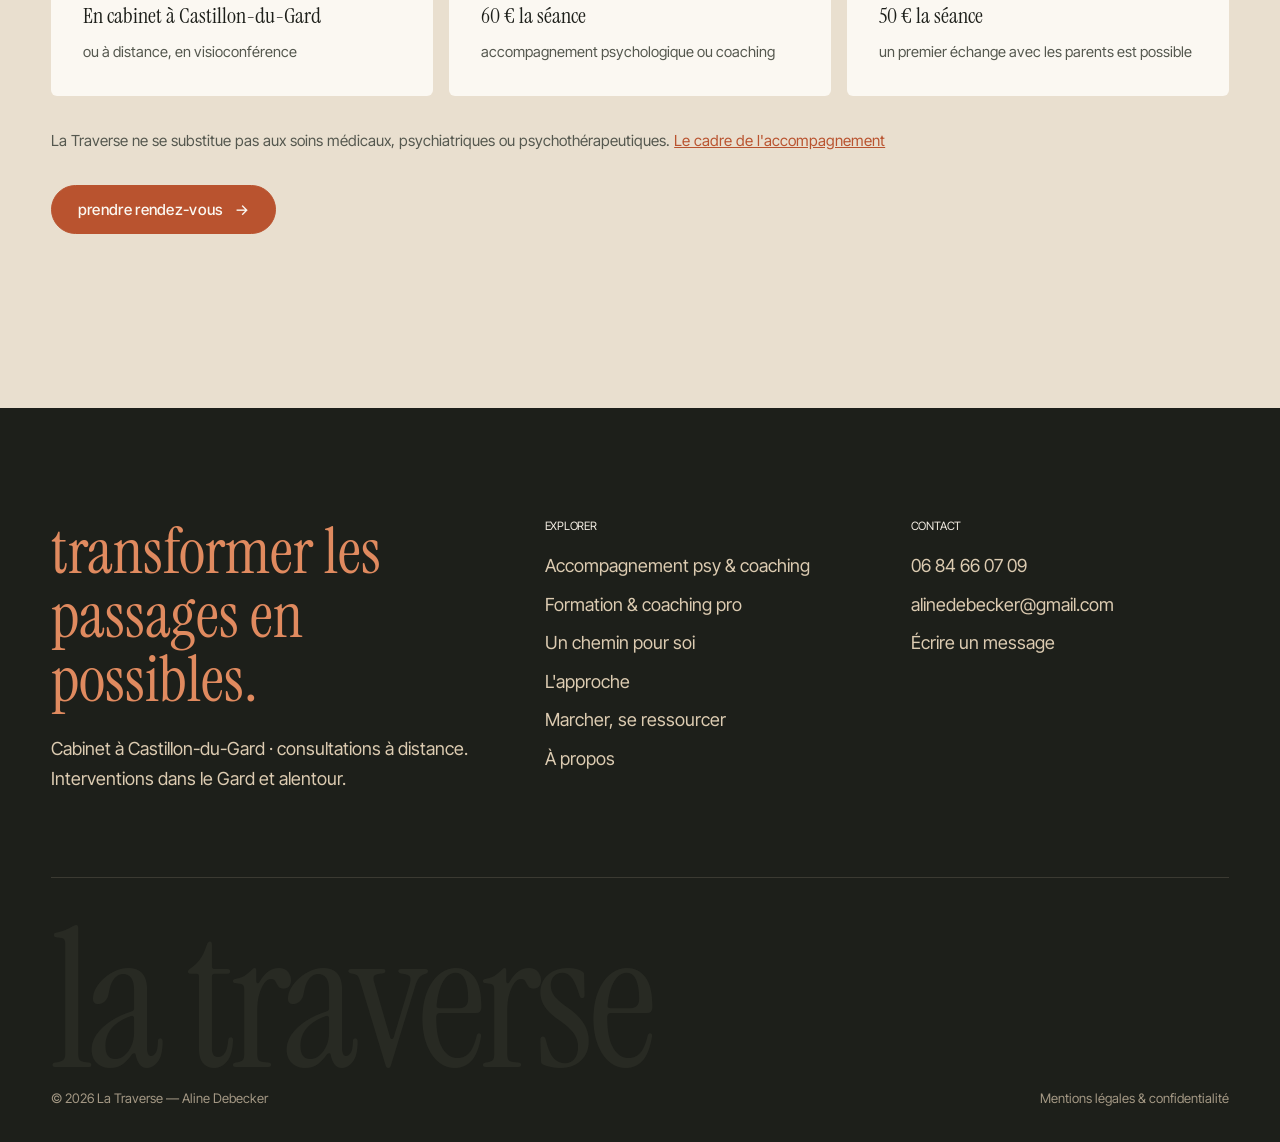
<file: public/accompagnement.html>
<!doctype html>
<html lang="fr">
<head>
<meta charset="utf-8">
<meta name="viewport" content="width=device-width, initial-scale=1">
<title>Accompagnement psy & coaching — La Traverse · Aline Debecker</title>
<meta name="description" content="Accompagnement psychologique, coaching individuel et parental, adolescents. En cabinet à Castillon-du-Gard ou à distance.">
<meta name="theme-color" content="#1d1f1a">
<meta property="og:type" content="website">
<meta property="og:locale" content="fr_FR">
<meta property="og:site_name" content="La Traverse">
<meta property="og:title" content="Accompagnement psy & coaching — La Traverse · Aline Debecker">
<meta property="og:description" content="Accompagnement psychologique, coaching individuel et parental, adolescents. En cabinet à Castillon-du-Gard ou à distance.">
<meta property="og:image" content="img/arche.jpg">
<link rel="icon" type="image/png" href="img/logo-mark.png">
<link rel="preconnect" href="https://fonts.googleapis.com">
<link rel="preconnect" href="https://fonts.gstatic.com" crossorigin>
<link rel="stylesheet" href="https://fonts.googleapis.com/css2?family=Caveat:wght@500&family=Instrument+Serif:ital@0;1&family=Inter+Tight:wght@300;400;500;600&display=swap">
<link rel="stylesheet" href="assets/css/style.css">
<link rel="stylesheet" href="assets/b/b.css">
<script>document.documentElement.classList.add("js","theme-b")</script>
<script src="assets/js/main.js" defer></script>
<script src="assets/b/b.js" defer></script>
</head>
<body class="b page-accompagnement">
<a class="skip" href="#contenu">Aller au contenu</a>

<div class="voile" aria-hidden="true">
  <svg viewBox="0 0 64 64"><path d="M14 58 V28 a18 18 0 0 1 36 0 V58"/></svg>
</div>

<header class="entete">
  <div class="entete__in">
    <a class="logo" href="index.html" aria-label="La Traverse, accueil">
      <img src="img/logo-mark.png" alt="" width="34" height="36">
      <span class="logo__nom">la traverse</span>
    </a>
    <div class="entete__actions">
      <a class="pastille pastille--plein" href="contact.html">échanger</a>
      <button class="burger" type="button" aria-expanded="false" aria-controls="nav" aria-label="Ouvrir le menu"><span class="burger__mot">menu</span><span></span><span></span></button>
    </div>
    <nav class="nav" id="nav" aria-label="Navigation principale">
      <ul>
        <li><a href="index.html"><i>00</i>accueil</a></li>
        <li><a href="accompagnement.html" aria-current="page"><i>01</i>accompagnement psy &amp; coaching</a></li>
        <li><a href="formation.html"><i>02</i>formation &amp; coaching pro</a></li>
        <li><a href="approche.html"><i>03</i>l'approche</a></li>
        <li><a href="marcher.html"><i>04</i>marcher, se ressourcer</a></li>
        <li><a href="a-propos.html"><i>05</i>à propos</a></li>
        <li><a href="contact.html"><i>06</i>contact</a></li>
      </ul>
      <div class="nav__pied">
        <p>Aline Debecker — psychologue, coach, formatrice</p>
        <p><a href="tel:+33684660709">06 84 66 07 09</a> · <a href="mailto:alinedebecker@gmail.com">alinedebecker@gmail.com</a></p>
      </div>
    </nav>
  </div>
</header>

<main id="contenu">
<header class="tete-page">
  <div class="wrap tete-page__grille">
    <div>
      <p class="eyebrow" data-reveal><span class="balise"></span>Accompagnement psy &amp; coaching</p>
      <h1 data-split>Traverser une difficulté, <em>retrouver des ressources.</em></h1>
      <p class="lead" data-reveal>Psychologue de formation, coach et praticienne en PNL, j'accompagne depuis plus de vingt ans des personnes confrontées à des périodes de questionnement, de changement ou de difficulté.</p>
      <ul class="sommaire" data-reveal>
        <li><a href="#thematiques">Thématiques</a></li>
        <li><a href="#modalites">Modalités</a></li>
        <li><a href="#parents">Parents</a></li>
        <li><a href="#adolescents">Adolescents</a></li>
        <li><a href="#pratique">Infos pratiques</a></li>
      </ul>
    </div>
    <p class="main-ecrite" data-reveal style="--d:.6s">À votre rythme.</p>
  </div>
</header>

<div class="cadre-img bandeau-img" data-reveal><img src="img/particuliers.jpg" alt="Une jeune femme regarde les montagnes au soleil couchant" data-vitesse=".1" width="1346" height="1400" style="object-position:50% 35%"></div>

<section class="section manifeste" aria-label="Intention">
  <div class="wrap">
    <p class="manifeste__texte" data-eclaire>Mon approche vise à aider chacun à <strong>mieux comprendre</strong> son fonctionnement, à <strong>mobiliser ses ressources</strong> et à retrouver confiance dans sa <strong>capacité d'agir.</strong></p>
  </div>
</section>

<section class="section section--serre" id="thematiques" aria-labelledby="t-them">
  <div class="wrap deux-col">
    <div class="collant">
      <p class="eyebrow"><span class="balise"></span>Thématiques</p>
      <h2 id="t-them" data-split>Ce qui peut <em>vous amener</em></h2>
      <p data-reveal>Transitions de vie, épuisement, confiance en soi, relations familiales ou questionnements à l'adolescence : chaque accompagnement s'adapte à la situation, au rythme et aux besoins de la personne.</p>
    </div>
    <ul class="liste-points liste-points--grande">
      <li data-reveal>Transitions de vie et périodes de changement</li>
      <li data-reveal>Confiance en soi, autonomie et pouvoir d'agir</li>
      <li data-reveal>Épuisement et remobilisation après une période difficile</li>
      <li data-reveal>Parentalité, relations parents-enfants et épuisement parental</li>
      <li data-reveal>Adolescence : émotions, communication et orientation</li>
      <li data-reveal>Difficultés psychologiques et parcours de rétablissement</li>
    </ul>
  </div>
</section>

<section class="section besoins" id="modalites" aria-labelledby="t-mod">
  <div class="wrap">
    <p class="eyebrow"><span class="balise"></span>Modalités</p>
    <h2 id="t-mod" data-split>Des formats <em>qui s'ajustent</em></h2>
    <ul class="modalites">
      <li data-reveal><i>01</i><b>Accompagnement psychologique individuel</b><span>Un espace pour comprendre ce qui se joue et retrouver des appuis.</span></li>
      <li data-reveal style="--d:.06s"><i>02</i><b>Coaching individuel</b><span>Clarifier un objectif, mobiliser ses ressources, passer à l'action.</span></li>
      <li data-reveal style="--d:.12s"><i>03</i><b>Accompagnement &amp; coaching parental</b><span>Retrouver des repères dans la relation avec son enfant ou son adolescent.</span></li>
      <li data-reveal style="--d:.18s"><i>04</i><b>Ateliers collectifs</b><span>Tables rondes et soirées-débats autour des relations et des transitions.</span></li>
    </ul>
  </div>
</section>

<div class="wrap">
  <section class="chapitre" id="parents" aria-labelledby="t-parents">
    <div>
      <span class="chapitre__num" aria-hidden="true">P</span>
      <div class="cadre-img chapitre__visuel" data-reveal><img src="img/galerie-2.jpg" alt="Une ruelle de village fleurie" loading="lazy" width="480" height="900"></div>
    </div>
    <div>
      <p class="eyebrow"><span class="balise"></span>Parents</p>
      <h2 id="t-parents" data-split>Parentalité &amp; <em>relations familiales</em></h2>
      <p class="devise" data-reveal>Être parent, c'est aussi traverser des passages.</p>
      <p data-reveal>Fatigue, doutes, tensions qui s'installent, communication difficile avec un enfant ou un adolescent : l'accompagnement parental aide à mieux comprendre ce qui se joue dans la relation et à retrouver de la disponibilité et des repères.</p>
      <ul class="liste-points">
        <li data-reveal>Relations parents-enfants et communication familiale</li>
        <li data-reveal>Émotions de l'enfant et posture de l'adulte</li>
        <li data-reveal>Épuisement parental</li>
        <li data-reveal>Coaching parental, en séance individuelle ou en atelier</li>
      </ul>
    </div>
  </section>

  <section class="chapitre" id="adolescents" aria-labelledby="t-ados">
    <div>
      <span class="chapitre__num" aria-hidden="true">A</span>
      <div class="cadre-img chapitre__visuel" data-reveal><img src="img/galerie-5.jpg" alt="Une jeune randonneuse face à la vallée" loading="lazy" width="601" height="900"></div>
    </div>
    <div>
      <p class="eyebrow"><span class="balise"></span>Adolescents</p>
      <h2 id="t-ados" data-split>Grandir, choisir, <em>trouver sa place</em></h2>
      <p class="devise" data-reveal>Un espace pour soi, pour s'affirmer et se projeter.</p>
      <ul class="liste-points">
        <li data-reveal>Confiance en soi et affirmation de soi</li>
        <li data-reveal>Émotions, communication et relations aux autres</li>
        <li data-reveal>Orientation, choix et projets</li>
        <li data-reveal>Autonomie et développement du pouvoir d'agir</li>
      </ul>
    </div>
  </section>
</div>

<section class="section section--serre" aria-labelledby="t-retab">
  <div class="wrap">
    <div class="encart encart--large" data-reveal>
      <p class="eyebrow"><span class="balise"></span>Rétablissement psychique</p>
      <h2 id="t-retab" class="h3">Les difficultés ne résument jamais une personne</h2>
      <p>Mon parcours m'a également amenée à accompagner des personnes engagées dans un processus de rétablissement psychique et de retour à l'autonomie, notamment au sein d'une structure favorisant le rétablissement par l'activité et l'insertion professionnelle.</p>
      <p>Cette expérience nourrit ma conviction que les difficultés psychologiques ne résument jamais une personne, et que l'accompagnement peut contribuer à retrouver des ressources, une place et de nouvelles perspectives.</p>
    </div>
  </div>
</section>

<section class="section besoins" id="pratique" aria-labelledby="t-pratique">
  <div class="wrap">
    <p class="eyebrow"><span class="balise"></span>Informations pratiques</p>
    <h2 id="t-pratique" data-split>Consultations</h2>
    <div class="format">
      <div data-reveal><b>Lieu</b><p>En cabinet à Castillon-du-Gard</p><small>ou à distance, en visioconférence</small></div>
      <div data-reveal style="--d:.1s"><b>Adultes</b><p>60 € la séance</p><small>accompagnement psychologique ou coaching</small></div>
      <div data-reveal style="--d:.2s"><b>Adolescents &amp; enfants</b><p>50 € la séance</p><small>un premier échange avec les parents est possible</small></div>
    </div>
    <p class="note-cadre" data-reveal>La Traverse ne se substitue pas aux soins médicaux, psychiatriques ou psychothérapeutiques. <a href="approche.html#cadre">Le cadre de l'accompagnement</a></p>
    <p data-reveal><a class="btn" href="contact.html" data-aimant>Prendre rendez-vous <span class="fleche" aria-hidden="true">→</span></a></p>
  </div>
</section>
</main>

<footer class="pied">
  <div class="wrap">
    <div class="pied__haut">
      <div>
        <p class="pied__devise">transformer les passages en possibles.</p>
        <p>Cabinet à Castillon-du-Gard · consultations à distance.<br>Interventions dans le Gard et alentour.</p>
      </div>
      <div>
        <h2>Explorer</h2>
        <ul>
          <li><a href="accompagnement.html">Accompagnement psy &amp; coaching</a></li>
          <li><a href="formation.html">Formation &amp; coaching pro</a></li>
          <li><a href="un-chemin-pour-soi.html">Un chemin pour soi</a></li>
          <li><a href="approche.html">L'approche</a></li>
          <li><a href="marcher.html">Marcher, se ressourcer</a></li>
          <li><a href="a-propos.html">À propos</a></li>
        </ul>
      </div>
      <div>
        <h2>Contact</h2>
        <ul>
          <li><a href="tel:+33684660709">06 84 66 07 09</a></li>
          <li><a href="mailto:alinedebecker@gmail.com">alinedebecker@gmail.com</a></li>
          <li><a href="contact.html">Écrire un message</a></li>
        </ul>
      </div>
    </div>
    <p class="pied__geant" aria-hidden="true">la traverse</p>
    <div class="pied__bas">
      <span>© <span data-annee>2026</span> La Traverse — Aline Debecker</span>
      <a href="mentions-legales.html">Mentions légales &amp; confidentialité</a>
    </div>
  </div>
</footer>
</body>
</html>
</file>
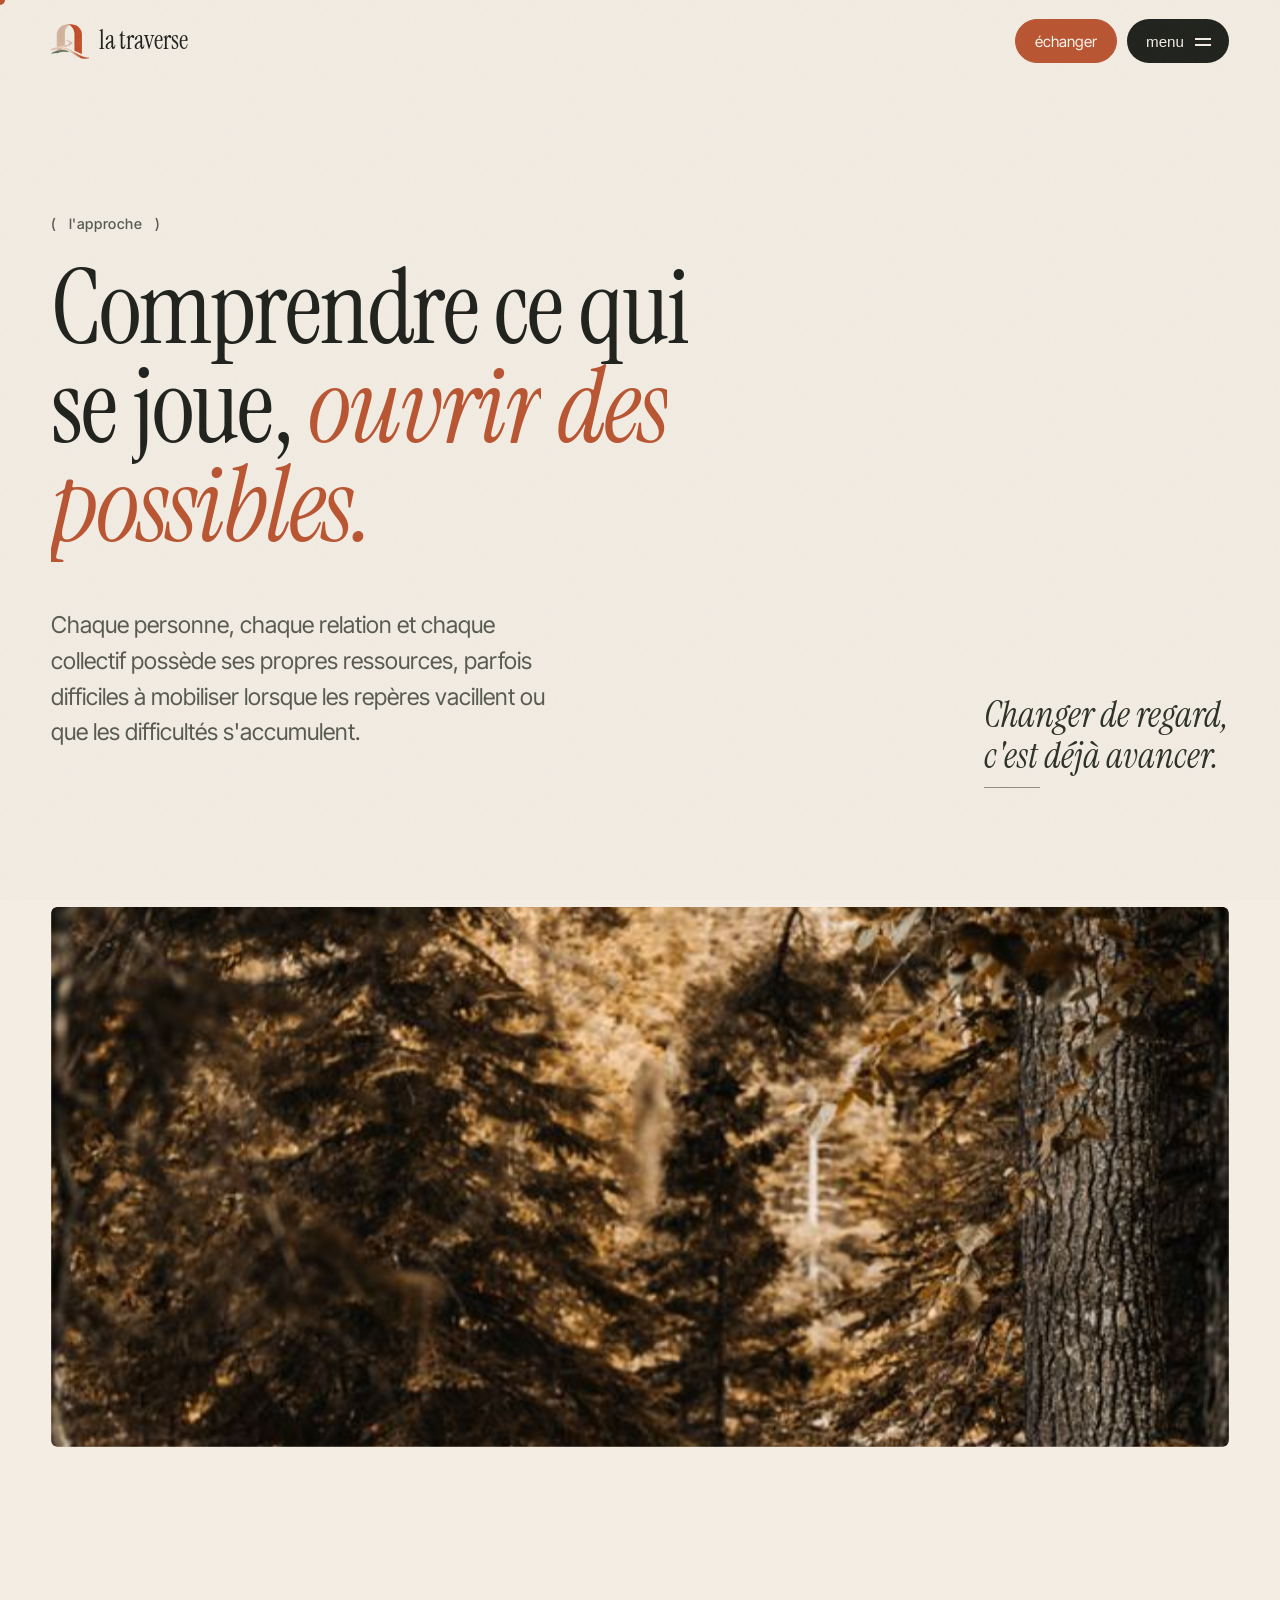
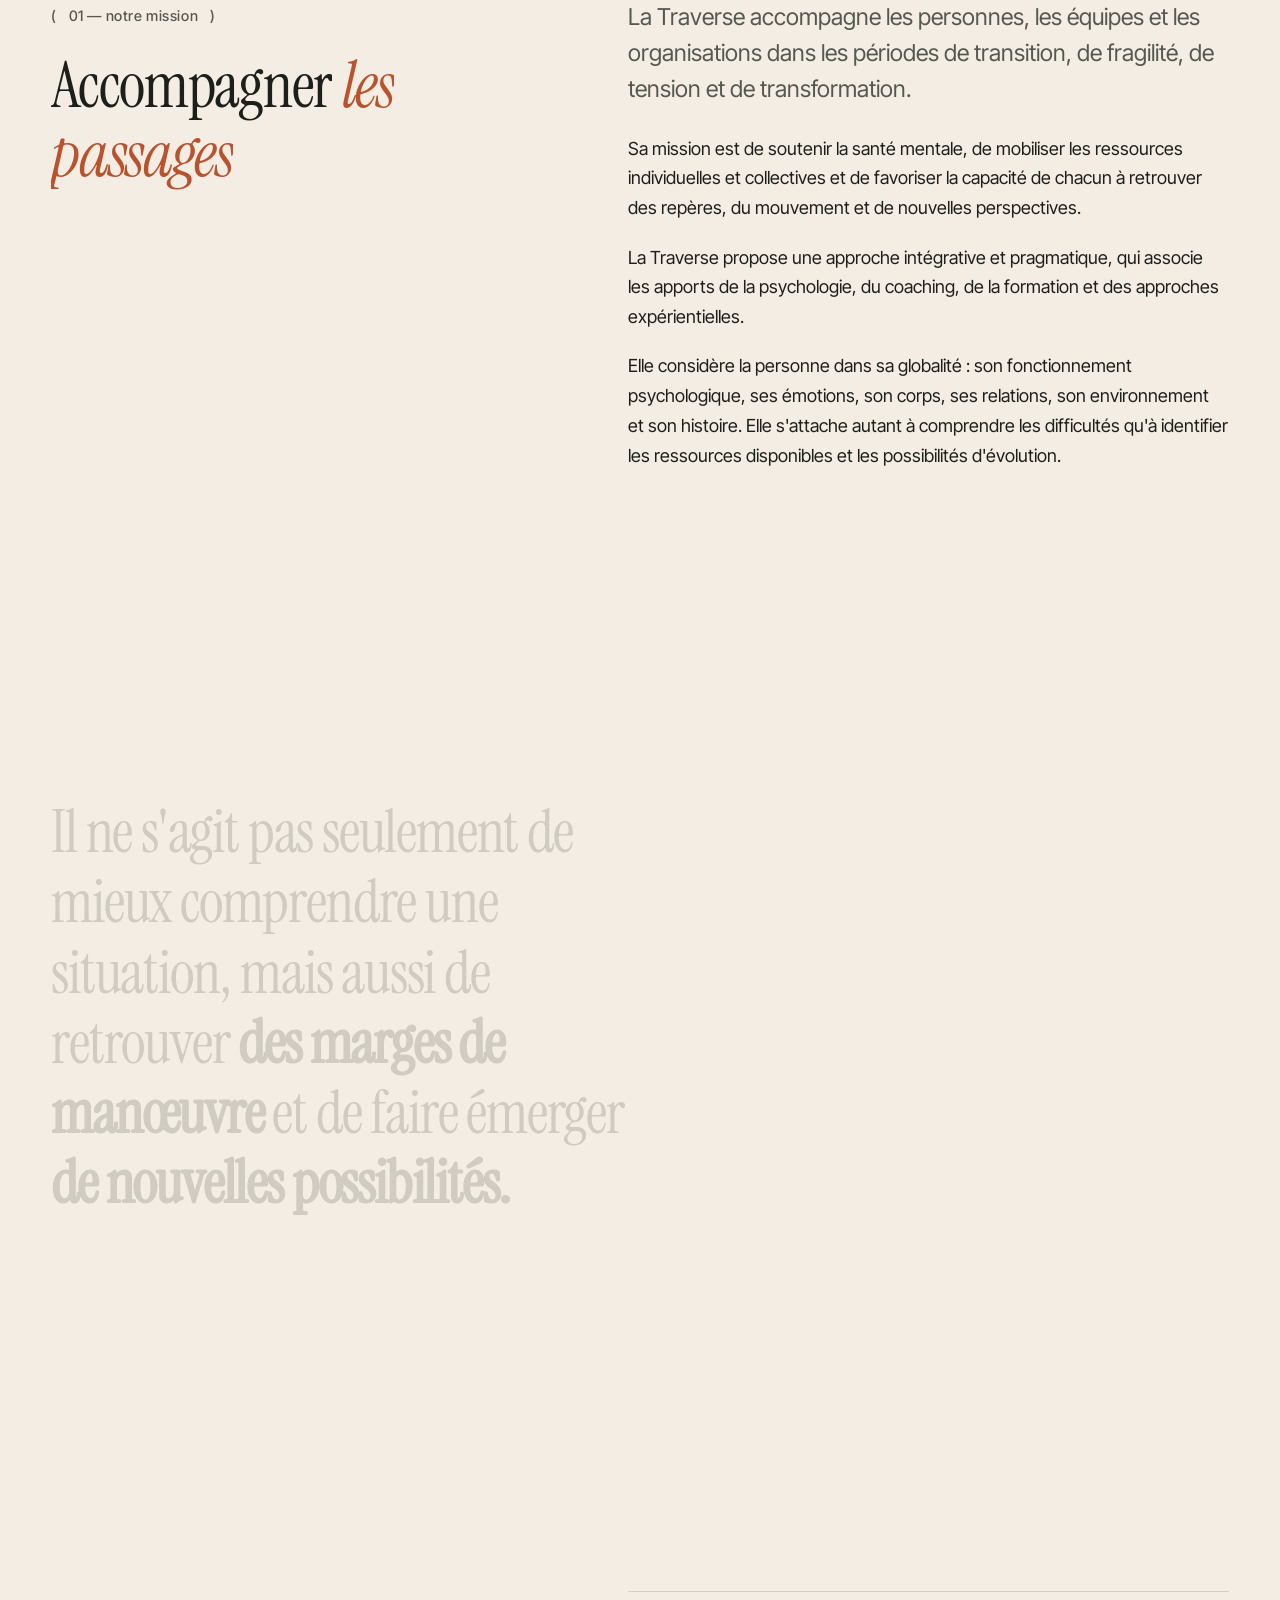
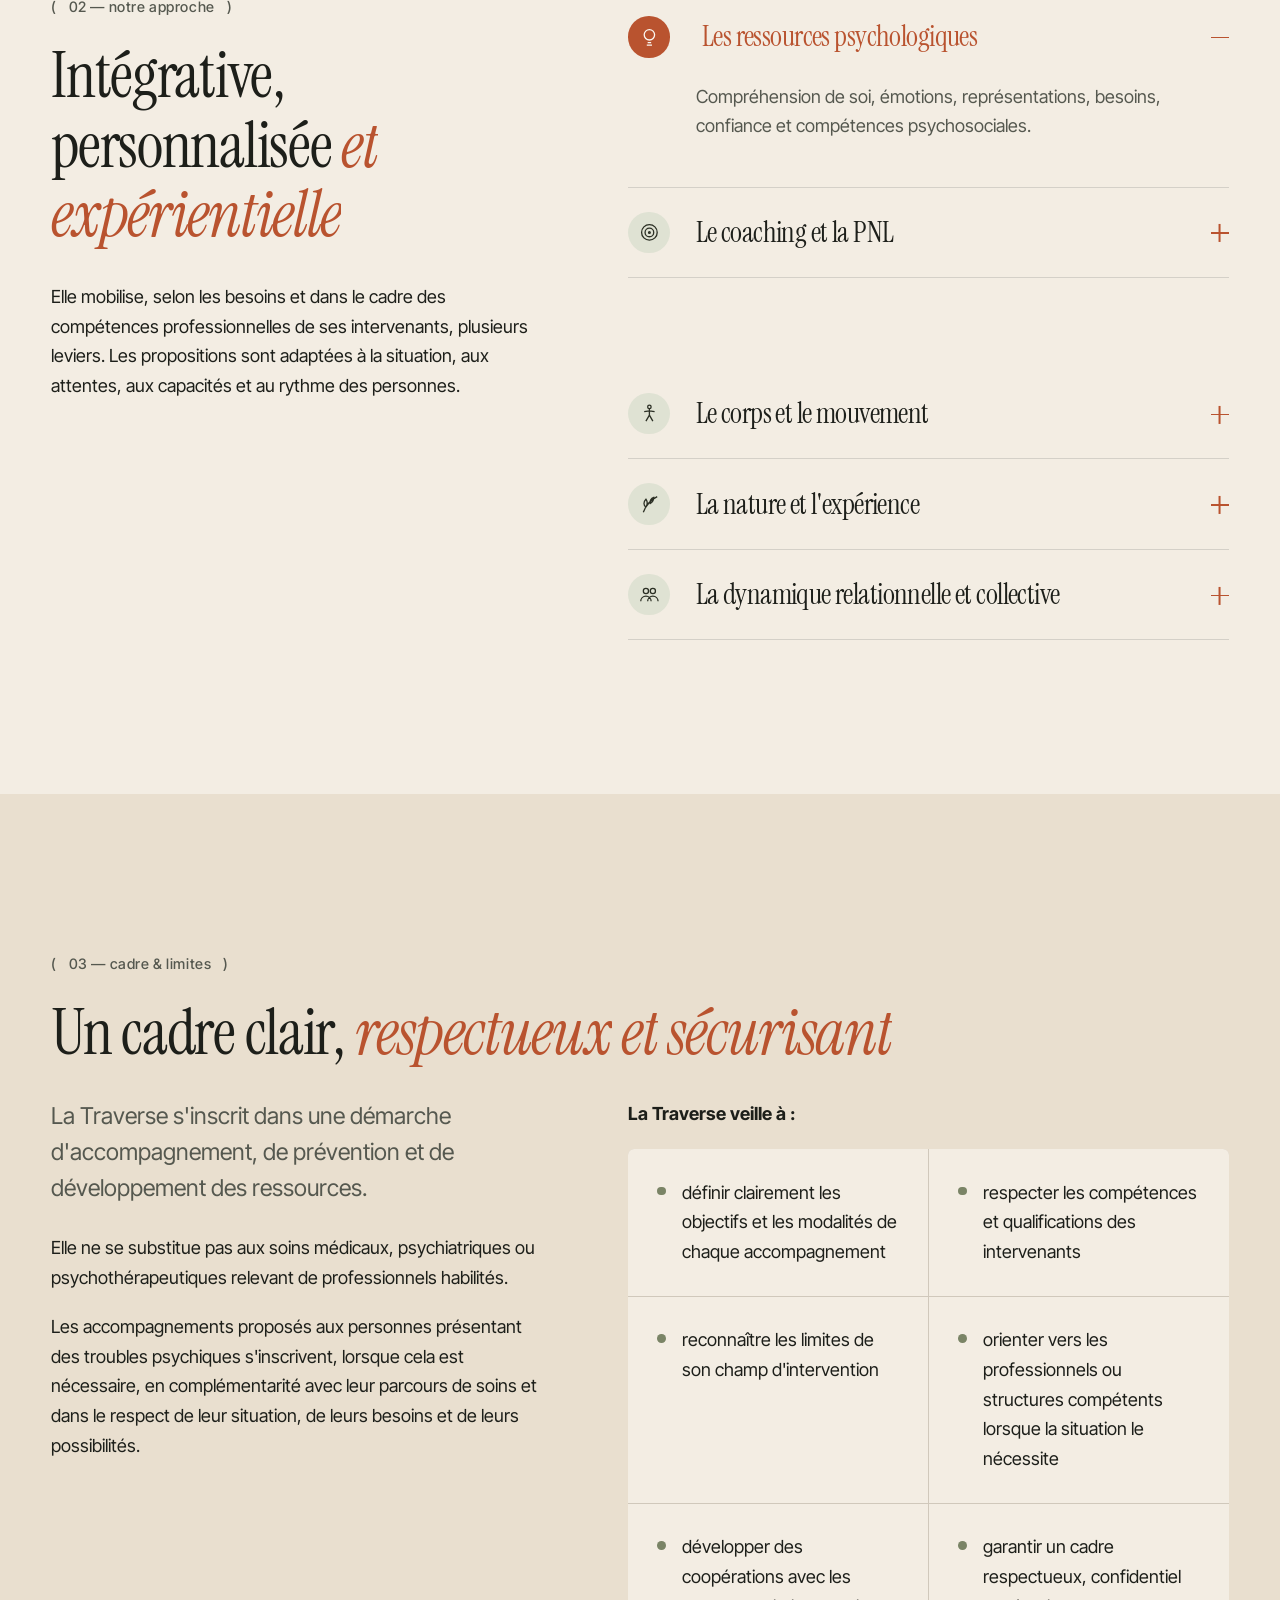
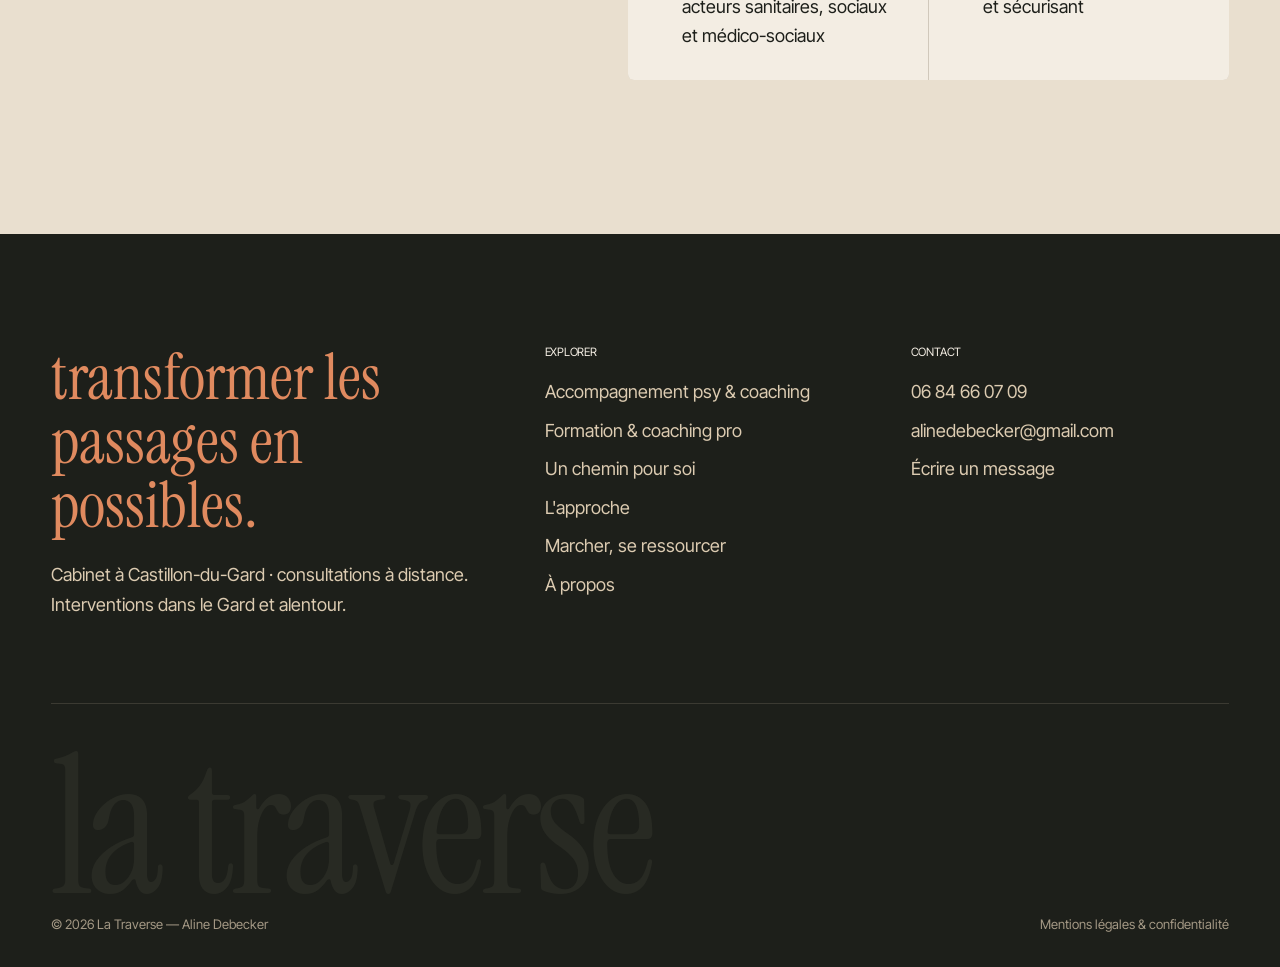
<file: public/approche.html>
<!doctype html>
<html lang="fr">
<head>
<meta charset="utf-8">
<meta name="viewport" content="width=device-width, initial-scale=1">
<title>L'approche — La Traverse · Aline Debecker</title>
<meta name="description" content="Une approche intégrative, personnalisée et expérientielle : psychologie, coaching et PNL, approches cognitives et comportementales, corps, nature et dynamique collective.">
<meta name="theme-color" content="#1d1f1a">
<meta property="og:type" content="website">
<meta property="og:locale" content="fr_FR">
<meta property="og:site_name" content="La Traverse">
<meta property="og:title" content="L'approche — La Traverse · Aline Debecker">
<meta property="og:description" content="Une approche intégrative, personnalisée et expérientielle : psychologie, coaching et PNL, approches cognitives et comportementales, corps, nature et dynamique collective.">
<meta property="og:image" content="img/arche.jpg">
<link rel="icon" type="image/png" href="img/logo-mark.png">
<link rel="preconnect" href="https://fonts.googleapis.com">
<link rel="preconnect" href="https://fonts.gstatic.com" crossorigin>
<link rel="stylesheet" href="https://fonts.googleapis.com/css2?family=Caveat:wght@500&family=Instrument+Serif:ital@0;1&family=Inter+Tight:wght@300;400;500;600&display=swap">
<link rel="stylesheet" href="assets/css/style.css">
<link rel="stylesheet" href="assets/b/b.css">
<script>document.documentElement.classList.add("js","theme-b")</script>
<script src="assets/js/main.js" defer></script>
<script src="assets/b/b.js" defer></script>
</head>
<body class="b page-approche">
<a class="skip" href="#contenu">Aller au contenu</a>

<div class="voile" aria-hidden="true">
  <svg viewBox="0 0 64 64"><path d="M14 58 V28 a18 18 0 0 1 36 0 V58"/></svg>
</div>

<header class="entete">
  <div class="entete__in">
    <a class="logo" href="index.html" aria-label="La Traverse, accueil">
      <img src="img/logo-mark.png" alt="" width="34" height="36">
      <span class="logo__nom">la traverse</span>
    </a>
    <div class="entete__actions">
      <a class="pastille pastille--plein" href="contact.html">échanger</a>
      <button class="burger" type="button" aria-expanded="false" aria-controls="nav" aria-label="Ouvrir le menu"><span class="burger__mot">menu</span><span></span><span></span></button>
    </div>
    <nav class="nav" id="nav" aria-label="Navigation principale">
      <ul>
        <li><a href="index.html"><i>00</i>accueil</a></li>
        <li><a href="accompagnement.html"><i>01</i>accompagnement psy &amp; coaching</a></li>
        <li><a href="formation.html"><i>02</i>formation &amp; coaching pro</a></li>
        <li><a href="approche.html" aria-current="page"><i>03</i>l'approche</a></li>
        <li><a href="marcher.html"><i>04</i>marcher, se ressourcer</a></li>
        <li><a href="a-propos.html"><i>05</i>à propos</a></li>
        <li><a href="contact.html"><i>06</i>contact</a></li>
      </ul>
      <div class="nav__pied">
        <p>Aline Debecker — psychologue, coach, formatrice</p>
        <p><a href="tel:+33684660709">06 84 66 07 09</a> · <a href="mailto:alinedebecker@gmail.com">alinedebecker@gmail.com</a></p>
      </div>
    </nav>
  </div>
</header>

<main id="contenu">
<header class="tete-page">
  <div class="wrap tete-page__grille">
    <div>
      <p class="eyebrow" data-reveal><span class="balise"></span>L'approche</p>
      <h1 data-split>Comprendre ce qui se joue, <em>ouvrir des possibles.</em></h1>
      <p class="lead" data-reveal>Chaque personne, chaque relation et chaque collectif possède ses propres ressources, parfois difficiles à mobiliser lorsque les repères vacillent ou que les difficultés s'accumulent.</p>
      <ul class="sommaire" data-reveal>
        <li><a href="#mission">Notre mission</a></li>
        <li><a href="#leviers">Notre approche</a></li>
        <li><a href="#cadre">Cadre &amp; limites</a></li>
      </ul>
    </div>
    <p class="main-ecrite" data-reveal style="--d:.6s">Changer de regard,<br>c'est déjà avancer.</p>
  </div>
</header>

<div class="cadre-img bandeau-img" data-reveal><img src="img/galerie-4.jpg" alt="Une marcheuse dans une forêt de pins" data-vitesse=".1" width="600" height="900" style="object-position:50% 40%"></div>

<section class="section" id="mission" aria-labelledby="t-mission">
  <div class="wrap deux-col">
    <div class="collant">
      <p class="eyebrow"><span class="balise"></span>01 — Notre mission</p>
      <h2 id="t-mission" data-split>Accompagner <em>les passages</em></h2>
    </div>
    <div class="texte-long">
      <p class="lead" data-reveal>La Traverse accompagne les personnes, les équipes et les organisations dans les périodes de transition, de fragilité, de tension et de transformation.</p>
      <p data-reveal>Sa mission est de soutenir la santé mentale, de mobiliser les ressources individuelles et collectives et de favoriser la capacité de chacun à retrouver des repères, du mouvement et de nouvelles perspectives.</p>
      <p data-reveal>La Traverse propose une approche intégrative et pragmatique, qui associe les apports de la psychologie, du coaching, de la formation et des approches expérientielles.</p>
      <p data-reveal>Elle considère la personne dans sa globalité : son fonctionnement psychologique, ses émotions, son corps, ses relations, son environnement et son histoire. Elle s'attache autant à comprendre les difficultés qu'à identifier les ressources disponibles et les possibilités d'évolution.</p>
    </div>
  </div>
</section>

<section class="section manifeste" aria-label="Conviction">
  <div class="wrap">
    <p class="manifeste__texte" data-eclaire>Il ne s'agit pas seulement de mieux comprendre une situation, mais aussi de retrouver <strong>des marges de manœuvre</strong> et de faire émerger <strong>de nouvelles possibilités.</strong></p>
  </div>
</section>

<section class="section" id="leviers" aria-labelledby="t-leviers">
  <div class="wrap deux-col">
    <div class="collant">
      <p class="eyebrow"><span class="balise"></span>02 — Notre approche</p>
      <h2 id="t-leviers" data-split>Intégrative, personnalisée <em>et expérientielle</em></h2>
      <p data-reveal>Elle mobilise, selon les besoins et dans le cadre des compétences professionnelles de ses intervenants, plusieurs leviers. Les propositions sont adaptées à la situation, aux attentes, aux capacités et au rythme des personnes.</p>
    </div>
    <ul class="leviers">
      <li class="levier" data-reveal><details open><summary><span class="levier__ico"><svg viewBox="0 0 24 24" fill="none" stroke="currentColor" stroke-width="1.5"><circle cx="12" cy="9" r="6"/><path d="M9 21h6M10 18h4"/></svg></span><h3>Les ressources psychologiques</h3><span class="levier__plus"></span></summary><p class="levier__corps">Compréhension de soi, émotions, représentations, besoins, confiance et compétences psychosociales.</p></details></li>
      <li class="levier" data-reveal><details><summary><span class="levier__ico"><svg viewBox="0 0 24 24" fill="none" stroke="currentColor" stroke-width="1.5"><circle cx="12" cy="12" r="9"/><circle cx="12" cy="12" r="5"/><circle cx="12" cy="12" r="1"/></svg></span><h3>Le coaching et la PNL</h3><span class="levier__plus"></span></summary><p class="levier__corps">Clarification des objectifs, mobilisation des ressources, changement de perspective et mise en action.</p></details></li>
      <li class="levier" data-reveal><details><summary><span class="levier__ico"><svg viewBox="0 0 24 24" fill="none" stroke="currentColor" stroke-width="1.5"><path d="M4 12h4l2-5 4 10 2-5h4"/></svg></span><h3>Les approches cognitives et comportementales</h3><span class="levier__plus"></span></summary><p class="levier__corps">Outils de régulation émotionnelle, stratégies d'adaptation et modification de certains comportements, selon les formations suivies.</p></details></li>
      <li class="levier" data-reveal><details><summary><span class="levier__ico"><svg viewBox="0 0 24 24" fill="none" stroke="currentColor" stroke-width="1.5"><circle cx="12" cy="4.5" r="2"/><path d="M12 7v7m0 0-4 7m4-7 4 7M6 10l6-1 6 1"/></svg></span><h3>Le corps et le mouvement</h3><span class="levier__plus"></span></summary><p class="levier__corps">Conscience corporelle, respiration, pratiques de mouvement et reprise progressive d'activité.</p></details></li>
      <li class="levier" data-reveal><details><summary><span class="levier__ico"><svg viewBox="0 0 24 24" fill="none" stroke="currentColor" stroke-width="1.5"><path d="M5 21C8 13 13 7 21 3M8 15c-3-2-3-6 0-9 2 3 2 6 0 9zm5-4c-1-3 1-6 4-7 0 3-1 5-4 7z"/></svg></span><h3>La nature et l'expérience</h3><span class="levier__plus"></span></summary><p class="levier__corps">Marche, environnement naturel, expériences concrètes et mises en situation.</p></details></li>
      <li class="levier" data-reveal><details><summary><span class="levier__ico"><svg viewBox="0 0 24 24" fill="none" stroke="currentColor" stroke-width="1.5"><circle cx="8" cy="8" r="3"/><circle cx="16" cy="8" r="3"/><path d="M2 20c0-3.5 2.7-6 6-6s6 2.5 6 6M10 20c0-3.5 2.7-6 6-6s6 2.5 6 6"/></svg></span><h3>La dynamique relationnelle et collective</h3><span class="levier__plus"></span></summary><p class="levier__corps">Échanges, groupes, coopération, soutien mutuel et analyse des pratiques.</p></details></li>
    </ul>
  </div>
</section>

<section class="section besoins" id="cadre" aria-labelledby="t-cadre">
  <div class="wrap">
    <p class="eyebrow"><span class="balise"></span>03 — Cadre &amp; limites</p>
    <h2 id="t-cadre" data-split>Un cadre clair, <em>respectueux et sécurisant</em></h2>
    <div class="deux-col" style="margin-top:2rem">
      <div class="texte-long">
        <p class="lead" data-reveal>La Traverse s'inscrit dans une démarche d'accompagnement, de prévention et de développement des ressources.</p>
        <p data-reveal>Elle ne se substitue pas aux soins médicaux, psychiatriques ou psychothérapeutiques relevant de professionnels habilités.</p>
        <p data-reveal>Les accompagnements proposés aux personnes présentant des troubles psychiques s'inscrivent, lorsque cela est nécessaire, en complémentarité avec leur parcours de soins et dans le respect de leur situation, de leurs besoins et de leurs possibilités.</p>
      </div>
      <div>
        <p data-reveal><b>La Traverse veille à :</b></p>
        <ul class="engagements" style="margin-top:1rem">
          <li data-reveal>définir clairement les objectifs et les modalités de chaque accompagnement</li>
          <li data-reveal>respecter les compétences et qualifications des intervenants</li>
          <li data-reveal>reconnaître les limites de son champ d'intervention</li>
          <li data-reveal>orienter vers les professionnels ou structures compétents lorsque la situation le nécessite</li>
          <li data-reveal>développer des coopérations avec les acteurs sanitaires, sociaux et médico-sociaux</li>
          <li data-reveal>garantir un cadre respectueux, confidentiel et sécurisant</li>
        </ul>
      </div>
    </div>
  </div>
</section>
</main>

<footer class="pied">
  <div class="wrap">
    <div class="pied__haut">
      <div>
        <p class="pied__devise">transformer les passages en possibles.</p>
        <p>Cabinet à Castillon-du-Gard · consultations à distance.<br>Interventions dans le Gard et alentour.</p>
      </div>
      <div>
        <h2>Explorer</h2>
        <ul>
          <li><a href="accompagnement.html">Accompagnement psy &amp; coaching</a></li>
          <li><a href="formation.html">Formation &amp; coaching pro</a></li>
          <li><a href="un-chemin-pour-soi.html">Un chemin pour soi</a></li>
          <li><a href="approche.html">L'approche</a></li>
          <li><a href="marcher.html">Marcher, se ressourcer</a></li>
          <li><a href="a-propos.html">À propos</a></li>
        </ul>
      </div>
      <div>
        <h2>Contact</h2>
        <ul>
          <li><a href="tel:+33684660709">06 84 66 07 09</a></li>
          <li><a href="mailto:alinedebecker@gmail.com">alinedebecker@gmail.com</a></li>
          <li><a href="contact.html">Écrire un message</a></li>
        </ul>
      </div>
    </div>
    <p class="pied__geant" aria-hidden="true">la traverse</p>
    <div class="pied__bas">
      <span>© <span data-annee>2026</span> La Traverse — Aline Debecker</span>
      <a href="mentions-legales.html">Mentions légales &amp; confidentialité</a>
    </div>
  </div>
</footer>
</body>
</html>
</file>
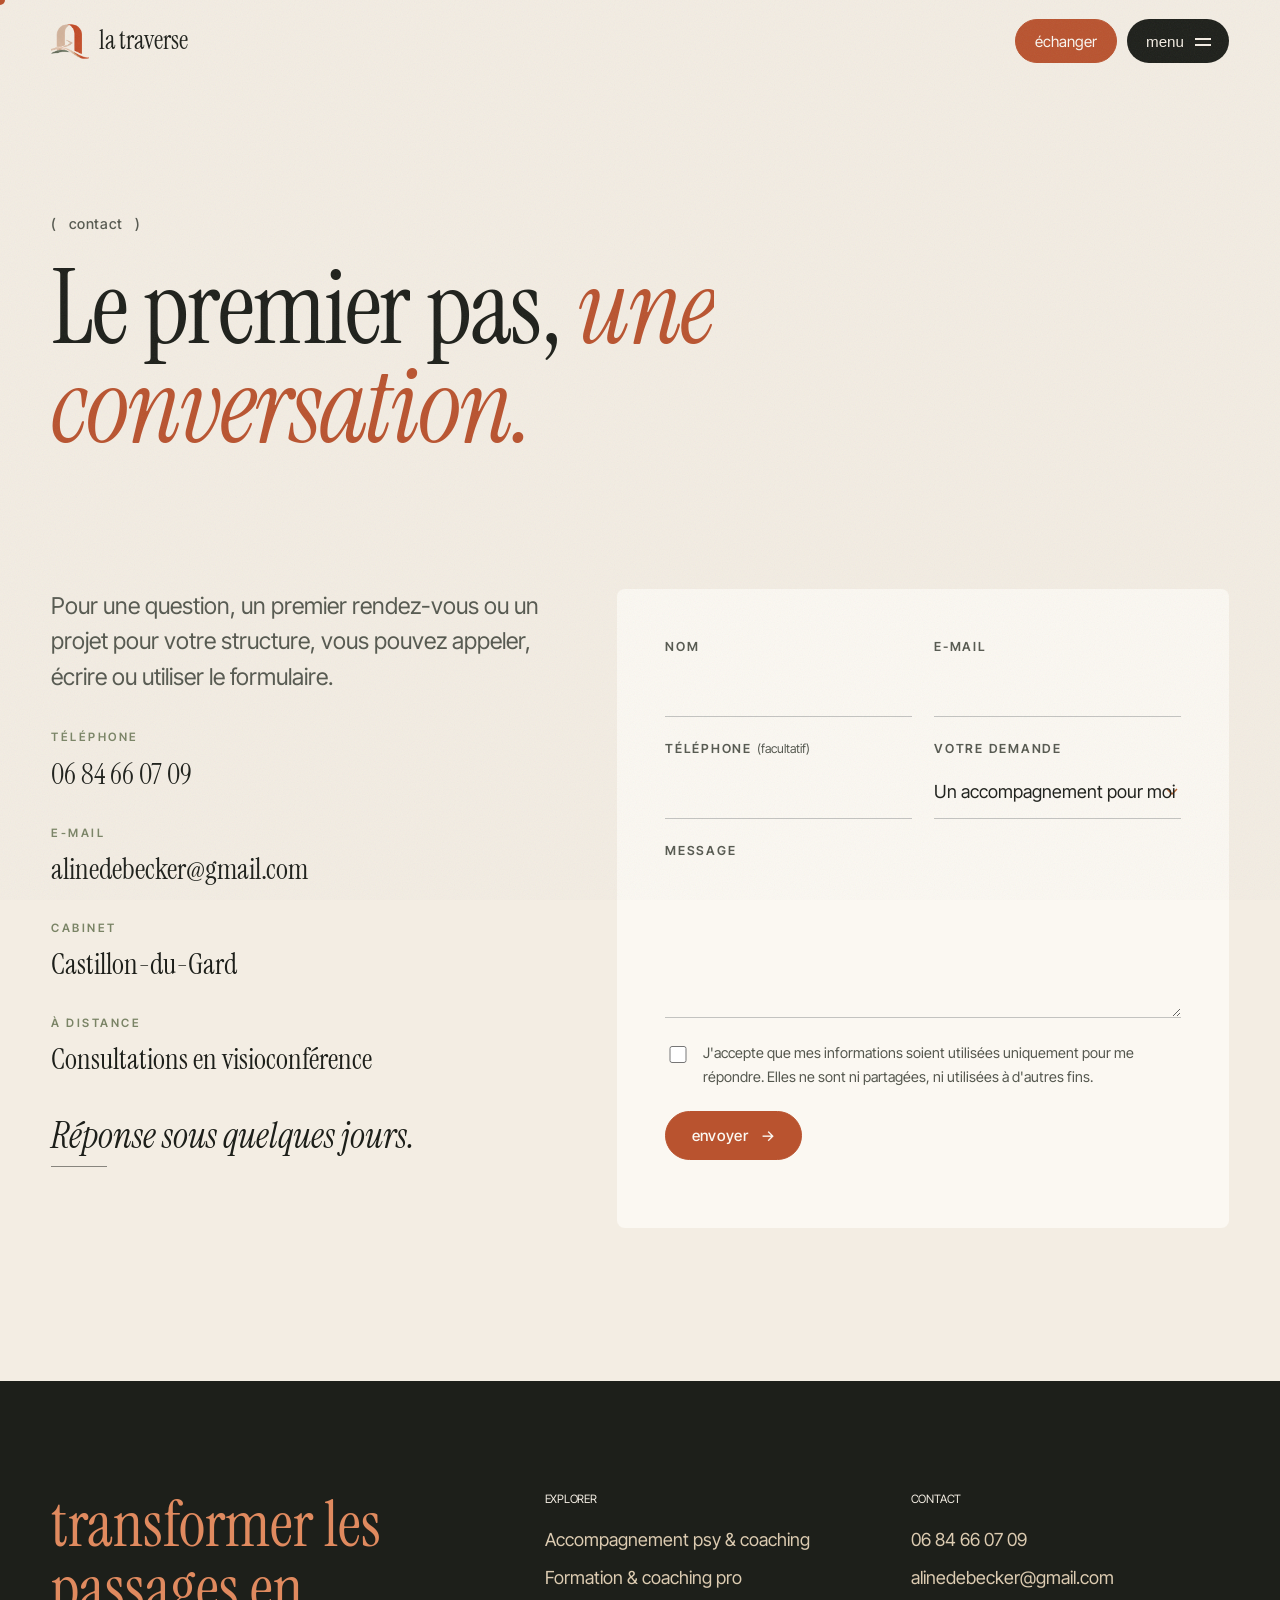
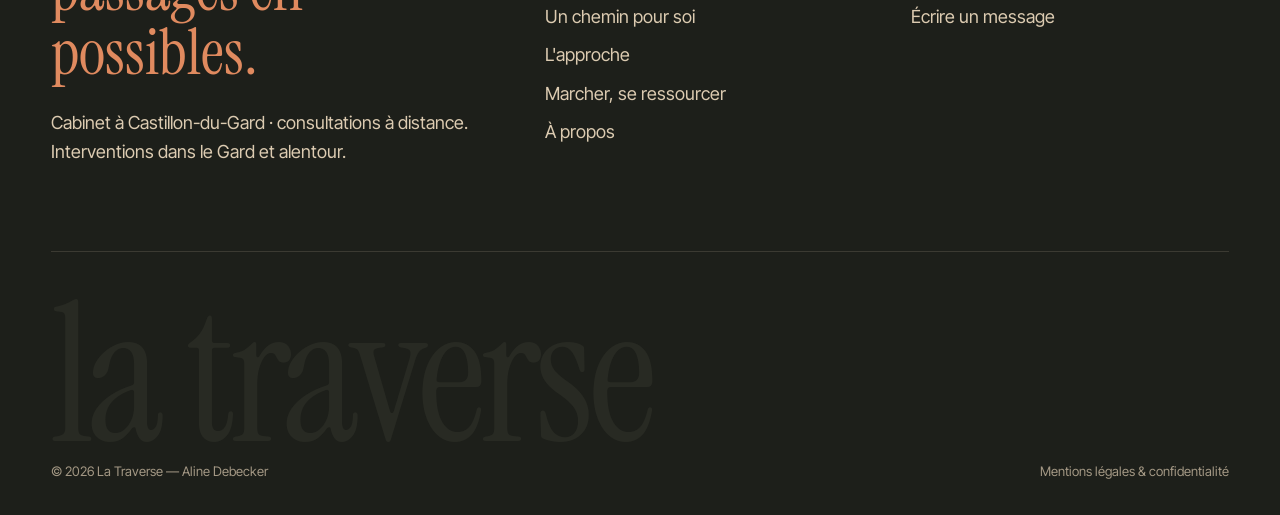
<file: public/contact.html>
<!doctype html>
<html lang="fr">
<head>
<meta charset="utf-8">
<meta name="viewport" content="width=device-width, initial-scale=1">
<title>Contact — La Traverse</title>
<meta name="description" content="Contacter Aline Debecker, La Traverse : téléphone, e-mail ou formulaire. Uzès, Nîmes, Avignon et environs.">
<meta name="theme-color" content="#1d1f1a">
<meta property="og:type" content="website">
<meta property="og:locale" content="fr_FR">
<meta property="og:site_name" content="La Traverse">
<meta property="og:title" content="Contact — La Traverse">
<meta property="og:description" content="Contacter Aline Debecker, La Traverse : téléphone, e-mail ou formulaire. Uzès, Nîmes, Avignon et environs.">
<meta property="og:image" content="img/arche.jpg">
<link rel="icon" type="image/png" href="img/logo-mark.png">
<link rel="preconnect" href="https://fonts.googleapis.com">
<link rel="preconnect" href="https://fonts.gstatic.com" crossorigin>
<link rel="stylesheet" href="https://fonts.googleapis.com/css2?family=Caveat:wght@500&family=Instrument+Serif:ital@0;1&family=Inter+Tight:wght@300;400;500;600&display=swap">
<link rel="stylesheet" href="assets/css/style.css">
<link rel="stylesheet" href="assets/b/b.css">
<script>document.documentElement.classList.add("js","theme-b")</script>
<script src="assets/js/main.js" defer></script>
<script src="assets/b/b.js" defer></script>
</head>
<body class="b page-contact">
<a class="skip" href="#contenu">Aller au contenu</a>

<div class="voile" aria-hidden="true">
  <svg viewBox="0 0 64 64"><path d="M14 58 V28 a18 18 0 0 1 36 0 V58"/></svg>
</div>

<header class="entete">
  <div class="entete__in">
    <a class="logo" href="index.html" aria-label="La Traverse, accueil">
      <img src="img/logo-mark.png" alt="" width="34" height="36">
      <span class="logo__nom">la traverse</span>
    </a>
    <div class="entete__actions">
      <a class="pastille pastille--plein" href="contact.html">échanger</a>
      <button class="burger" type="button" aria-expanded="false" aria-controls="nav" aria-label="Ouvrir le menu"><span class="burger__mot">menu</span><span></span><span></span></button>
    </div>
    <nav class="nav" id="nav" aria-label="Navigation principale">
      <ul>
        <li><a href="index.html"><i>00</i>accueil</a></li>
        <li><a href="accompagnement.html"><i>01</i>accompagnement psy &amp; coaching</a></li>
        <li><a href="formation.html"><i>02</i>formation &amp; coaching pro</a></li>
        <li><a href="approche.html"><i>03</i>l'approche</a></li>
        <li><a href="marcher.html"><i>04</i>marcher, se ressourcer</a></li>
        <li><a href="a-propos.html"><i>05</i>à propos</a></li>
        <li><a href="contact.html" aria-current="page"><i>06</i>contact</a></li>
      </ul>
      <div class="nav__pied">
        <p>Aline Debecker — psychologue, coach, formatrice</p>
        <p><a href="tel:+33684660709">06 84 66 07 09</a> · <a href="mailto:alinedebecker@gmail.com">alinedebecker@gmail.com</a></p>
      </div>
    </nav>
  </div>
</header>

<main id="contenu">
<header class="tete-page">
  <div class="wrap">
    <p class="eyebrow" data-reveal><span class="balise"></span>Contact</p>
    <h1 data-split>Le premier pas, <em>une conversation.</em></h1>
  </div>
</header>

<section class="section" style="padding-top:0" aria-label="Coordonnées et formulaire">
  <div class="wrap contact-grille">
    <div>
      <p class="lead" data-reveal>Pour une question, un premier rendez-vous ou un projet pour votre structure, vous pouvez appeler, écrire ou utiliser le formulaire.</p>
      <ul class="coord">
        <li data-reveal><b>Téléphone</b><a href="tel:+33684660709">06 84 66 07 09</a></li>
        <li data-reveal><b>E-mail</b><a href="mailto:alinedebecker@gmail.com">alinedebecker@gmail.com</a></li>
        <li data-reveal><b>Cabinet</b><span>Castillon-du-Gard</span></li>
        <li data-reveal><b>À distance</b><span>Consultations en visioconférence</span></li>
      </ul>
      <p class="main-ecrite" data-reveal>Réponse sous quelques jours.</p>
    </div>

    <form class="formulaire" action="envoi.php" method="post" data-reveal>
      <p class="message-etat message-etat--ok" data-etat="ok" role="status" hidden>Merci, votre message a bien été envoyé. Aline vous répondra rapidement.</p>
      <p class="message-etat message-etat--err" data-etat="err" role="alert" hidden>Le message n'a pas pu être envoyé. Vérifiez les champs ou écrivez directement à alinedebecker@gmail.com.</p>
      <div class="duo">
        <div class="champ"><label for="nom">Nom</label><input id="nom" name="nom" autocomplete="name" required maxlength="120"></div>
        <div class="champ"><label for="email">E-mail</label><input id="email" name="email" type="email" autocomplete="email" required maxlength="160"></div>
      </div>
      <div class="duo">
        <div class="champ"><label for="tel">Téléphone <span style="text-transform:none;letter-spacing:0;font-weight:400">(facultatif)</span></label><input id="tel" name="tel" type="tel" autocomplete="tel" maxlength="30"></div>
        <div class="champ"><label for="objet">Votre demande</label>
          <select id="objet" name="objet">
            <option value="adulte">Un accompagnement pour moi</option>
            <option value="parent">Un accompagnement parental</option>
            <option value="ado">Un accompagnement pour mon adolescent ou enfant</option>
            <option value="formation">Une formation ou un coaching pour une structure</option>
            <option value="sante">Un espace pour professionnels de santé</option>
            <option value="chemin">Le parcours Un chemin pour soi</option>
            <option value="autre">Autre</option>
          </select>
        </div>
      </div>
      <div class="champ"><label for="message">Message</label><textarea id="message" name="message" required maxlength="5000"></textarea></div>
      <div class="pot-de-miel" aria-hidden="true"><label for="site">Ne pas remplir</label><input id="site" name="site" tabindex="-1" autocomplete="off"></div>
      <input type="hidden" name="t" id="t">
      <label class="consent"><input type="checkbox" name="consentement" required> J'accepte que mes informations soient utilisées uniquement pour me répondre. Elles ne sont ni partagées, ni utilisées à d'autres fins.</label>
      <p><button class="btn" type="submit">Envoyer <span class="fleche" aria-hidden="true">→</span></button></p>
    </form>
  </div>
</section>
<script>
  // horodatage anti-robot + présélection de l'objet via ?objet=
  document.getElementById("t").value = Date.now();
  (function () { var o = new URLSearchParams(location.search).get("objet"); if (o) { var s = document.getElementById("objet"); if (s.querySelector('option[value="' + o + '"]')) s.value = o; } })();
</script>
</main>

<footer class="pied">
  <div class="wrap">
    <div class="pied__haut">
      <div>
        <p class="pied__devise">transformer les passages en possibles.</p>
        <p>Cabinet à Castillon-du-Gard · consultations à distance.<br>Interventions dans le Gard et alentour.</p>
      </div>
      <div>
        <h2>Explorer</h2>
        <ul>
          <li><a href="accompagnement.html">Accompagnement psy &amp; coaching</a></li>
          <li><a href="formation.html">Formation &amp; coaching pro</a></li>
          <li><a href="un-chemin-pour-soi.html">Un chemin pour soi</a></li>
          <li><a href="approche.html">L'approche</a></li>
          <li><a href="marcher.html">Marcher, se ressourcer</a></li>
          <li><a href="a-propos.html">À propos</a></li>
        </ul>
      </div>
      <div>
        <h2>Contact</h2>
        <ul>
          <li><a href="tel:+33684660709">06 84 66 07 09</a></li>
          <li><a href="mailto:alinedebecker@gmail.com">alinedebecker@gmail.com</a></li>
          <li><a href="contact.html">Écrire un message</a></li>
        </ul>
      </div>
    </div>
    <p class="pied__geant" aria-hidden="true">la traverse</p>
    <div class="pied__bas">
      <span>© <span data-annee>2026</span> La Traverse — Aline Debecker</span>
      <a href="mentions-legales.html">Mentions légales &amp; confidentialité</a>
    </div>
  </div>
</footer>
</body>
</html>
</file>
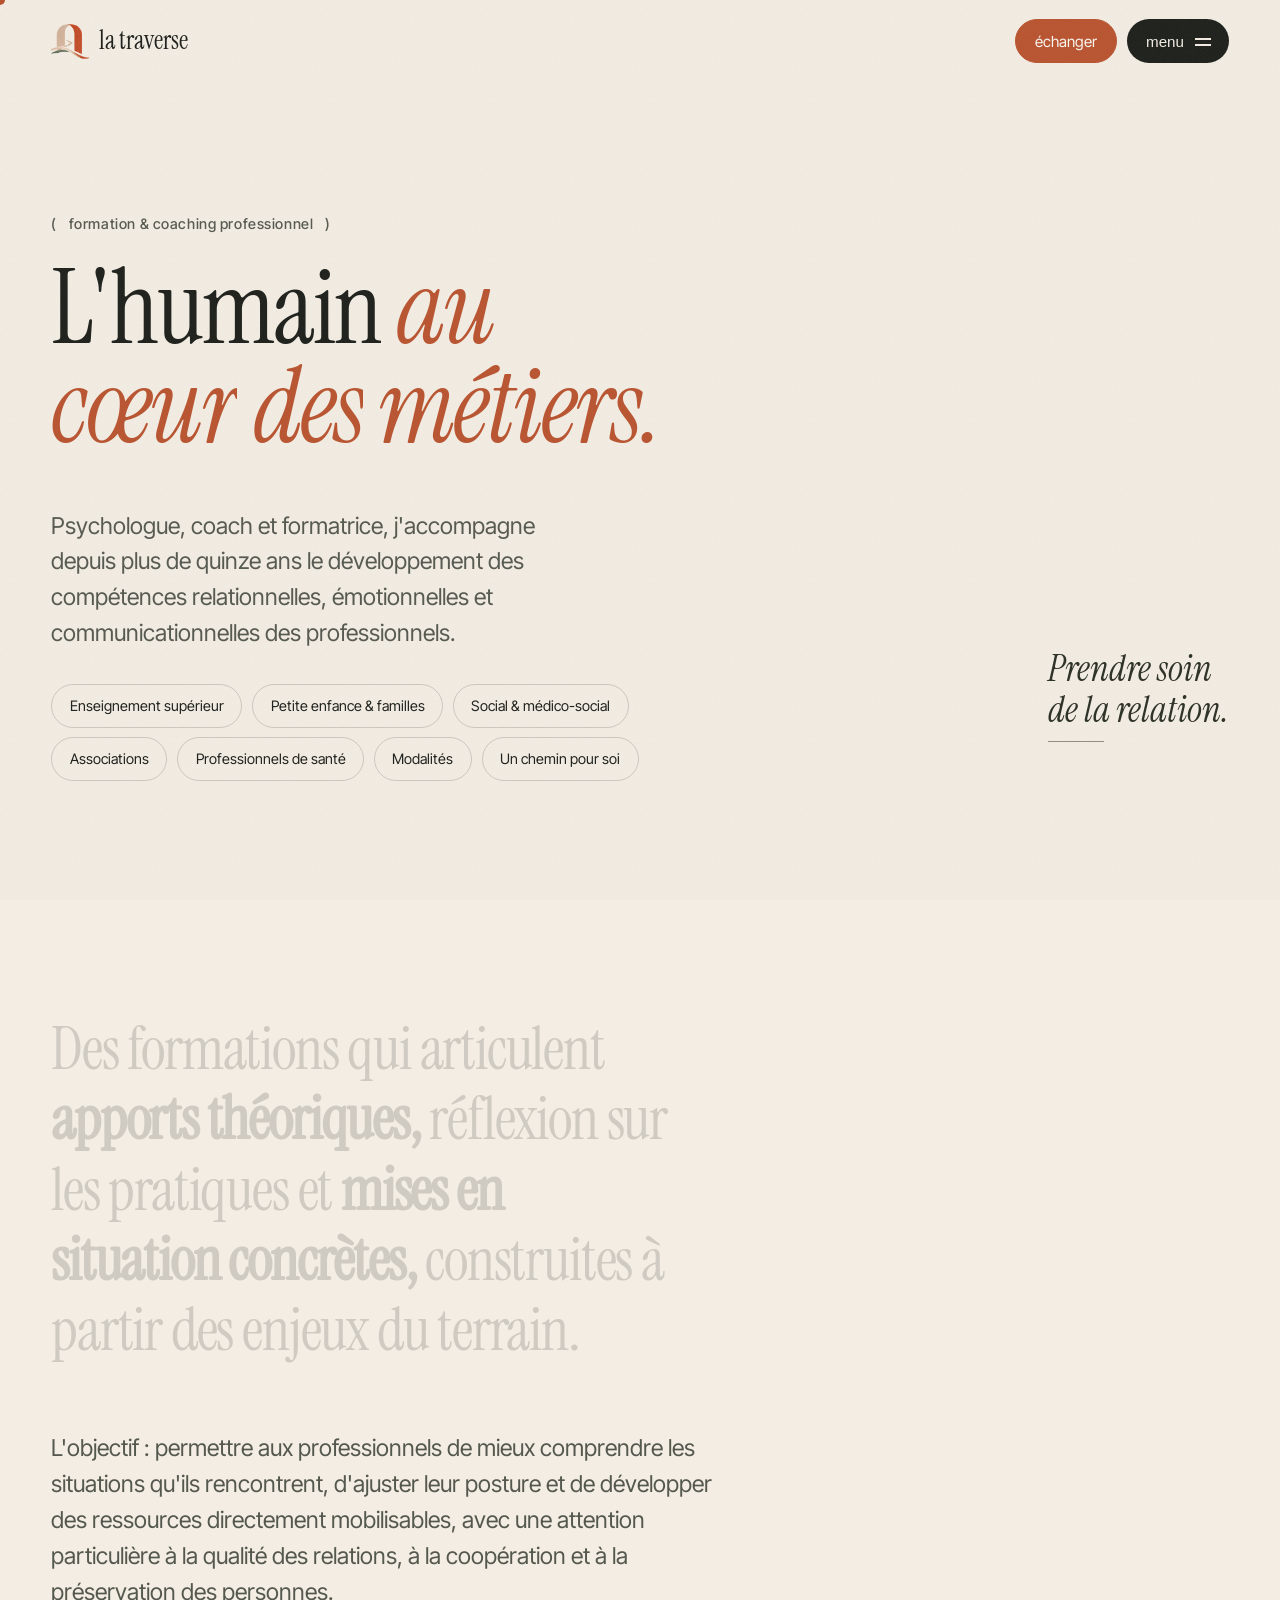
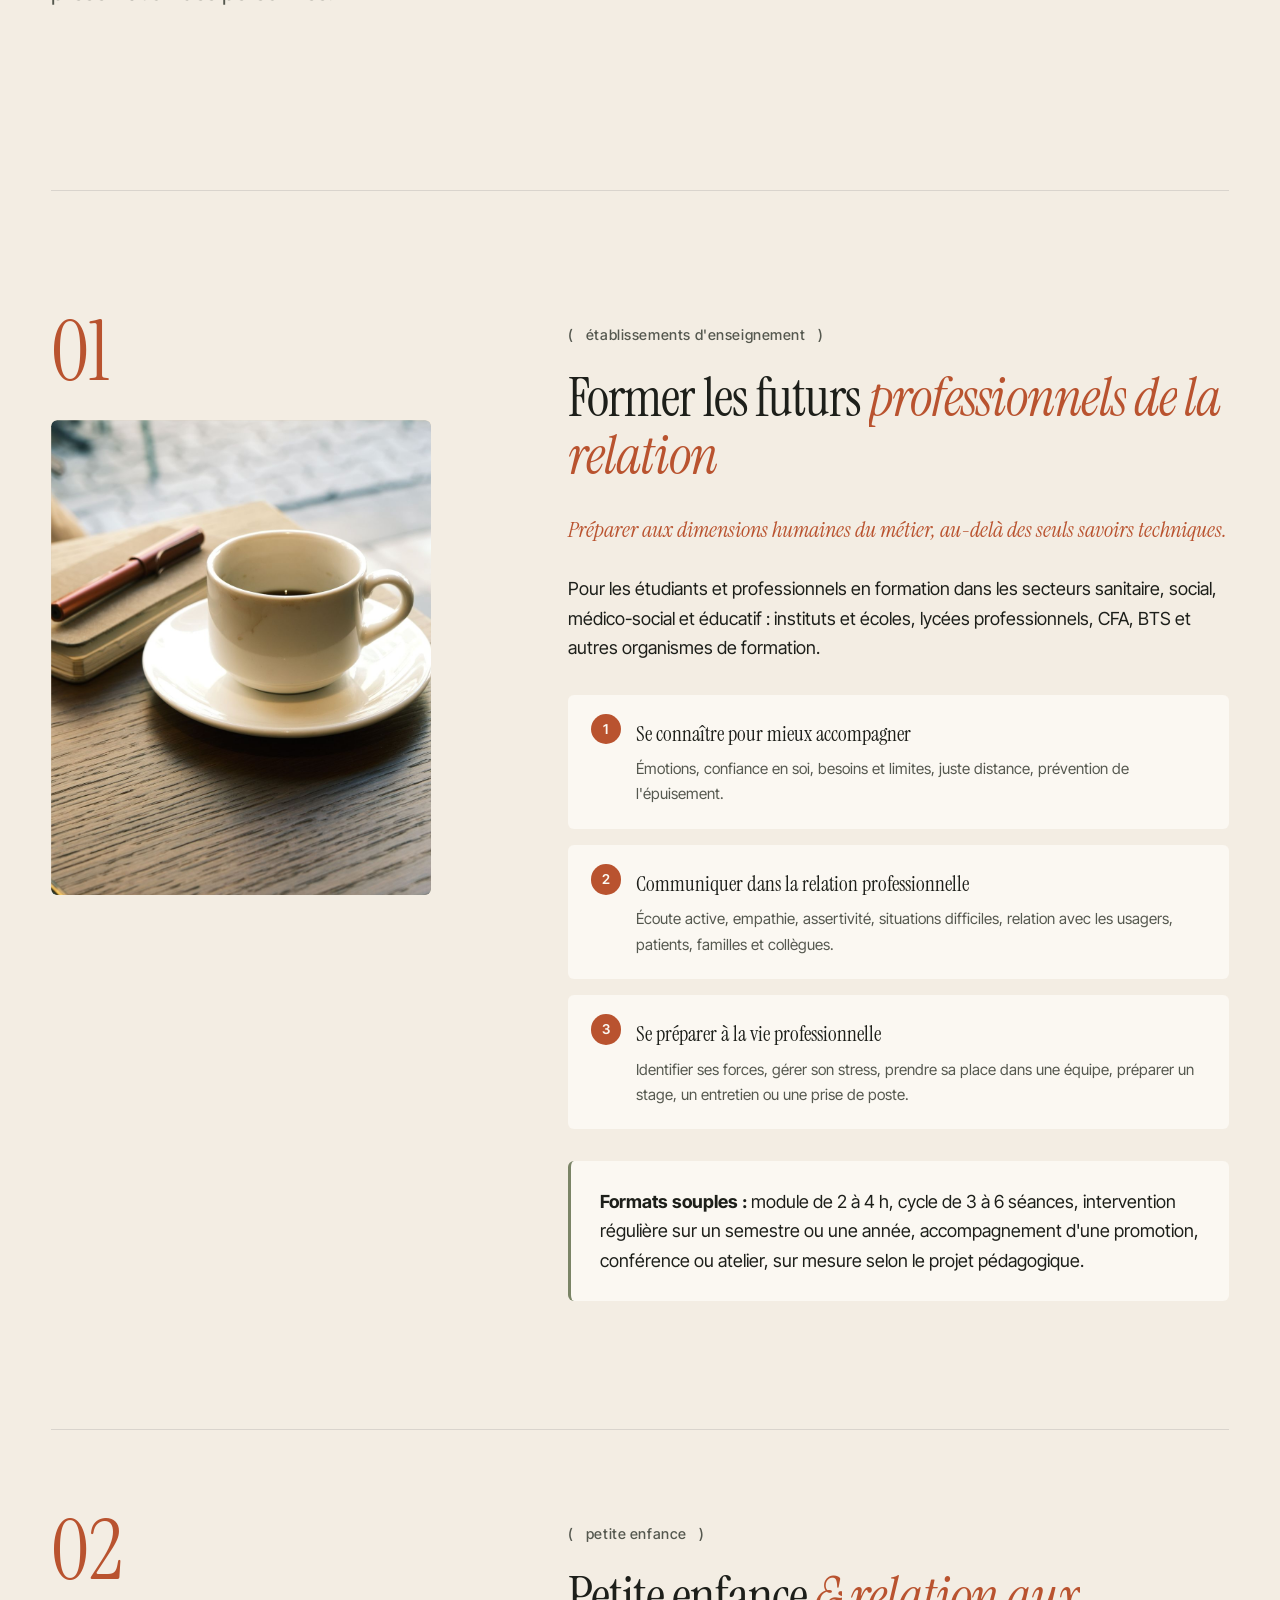
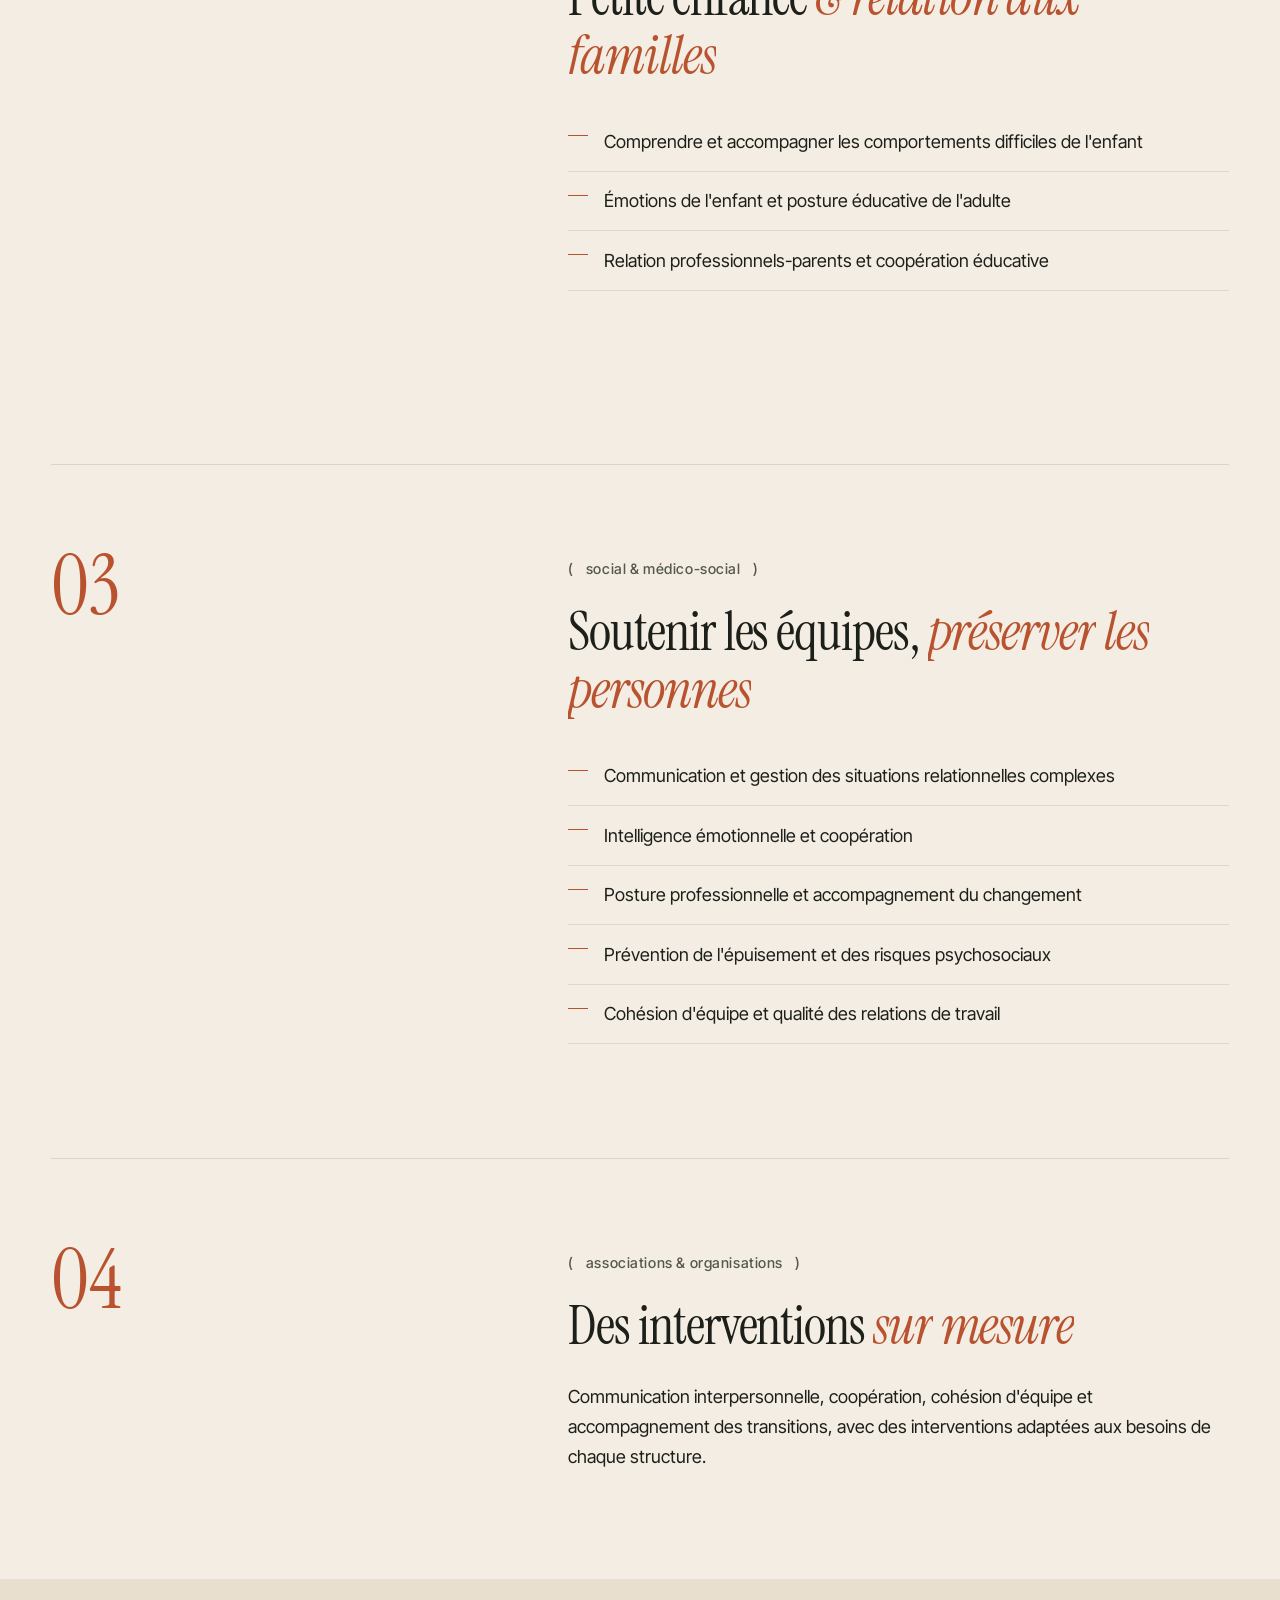
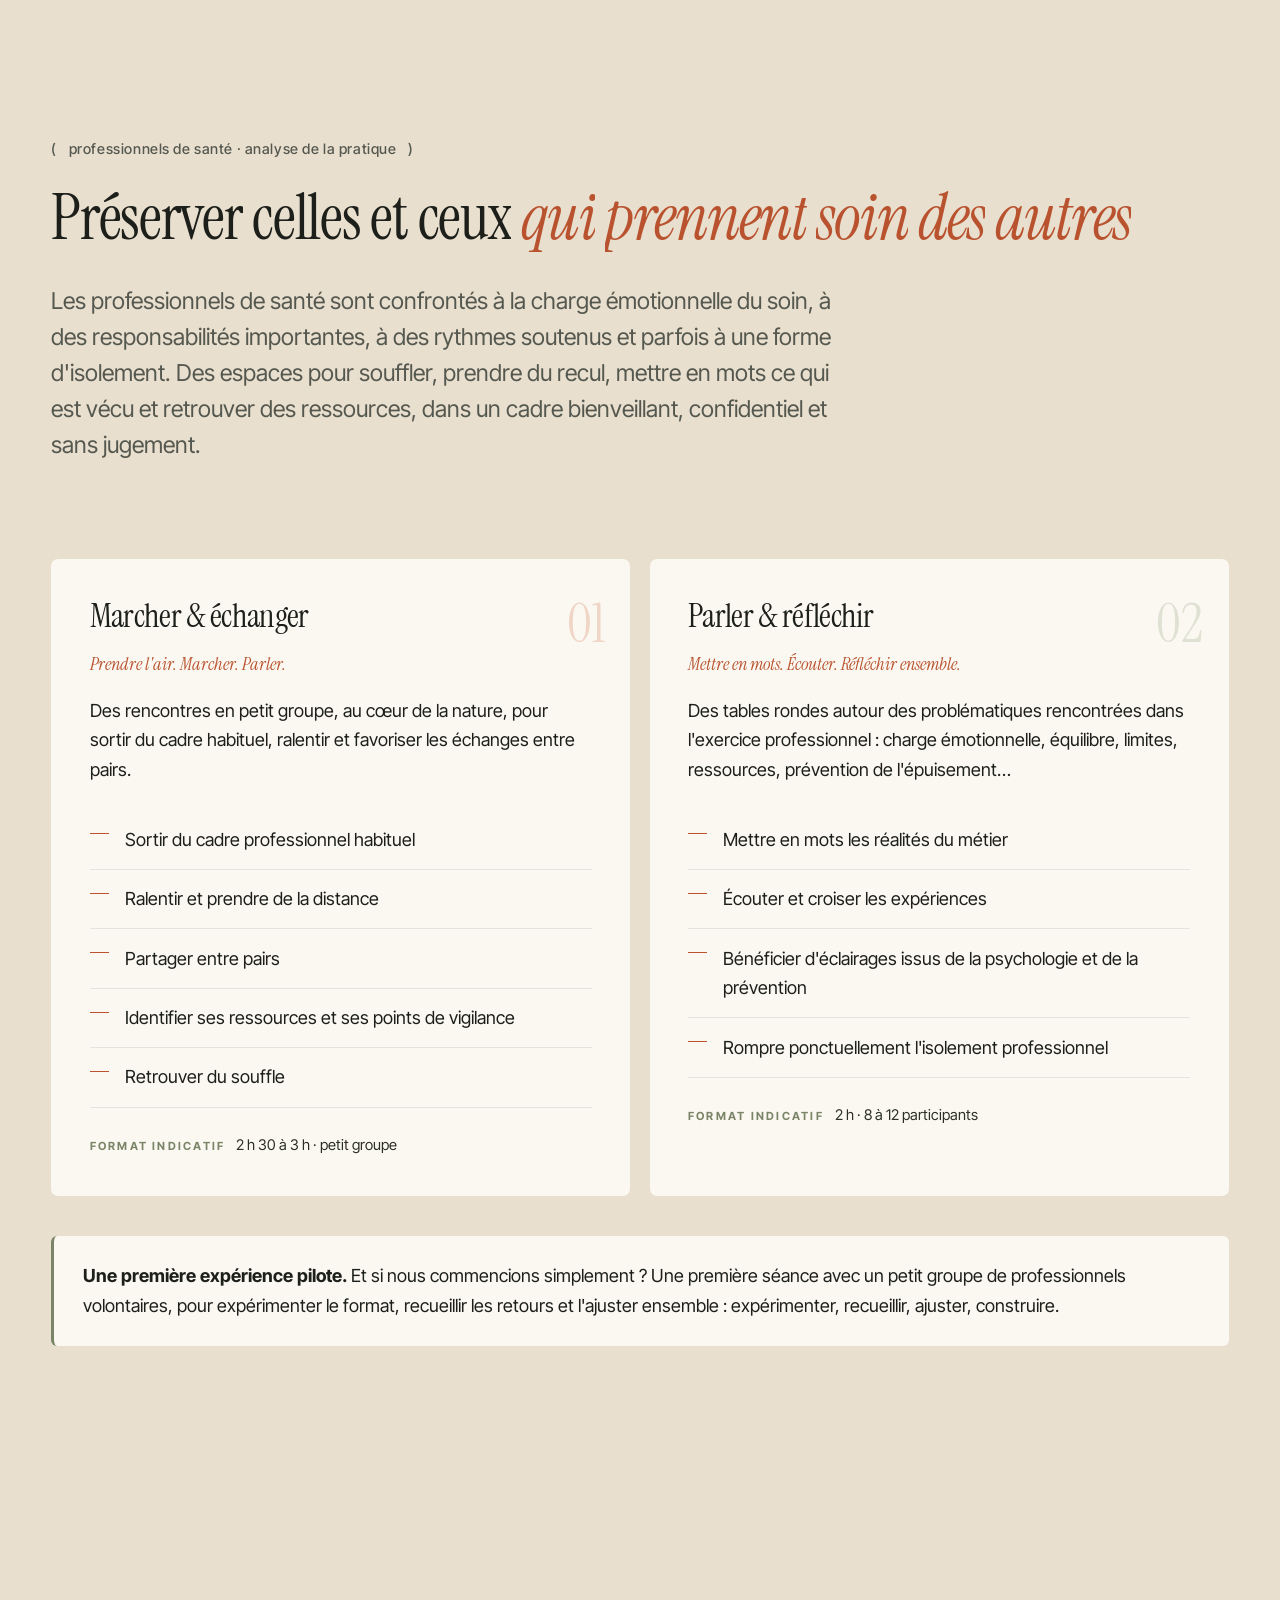
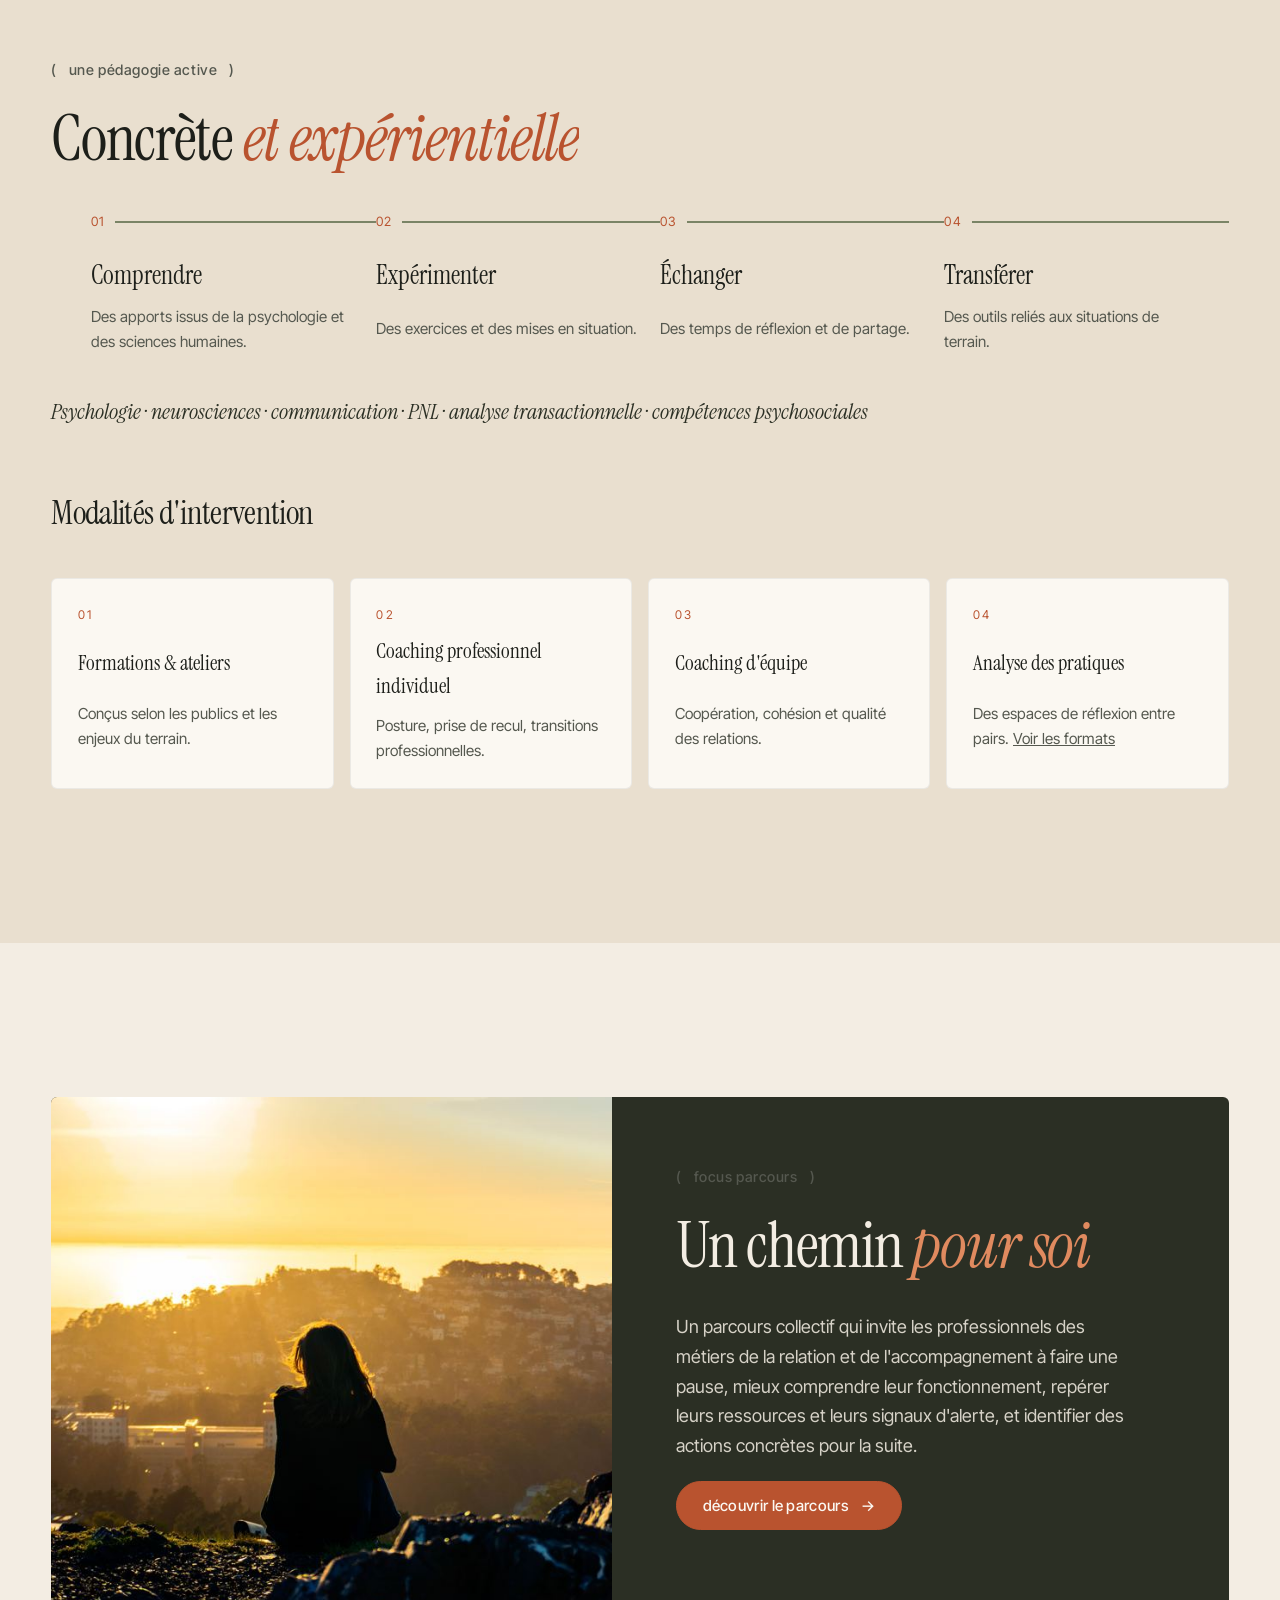
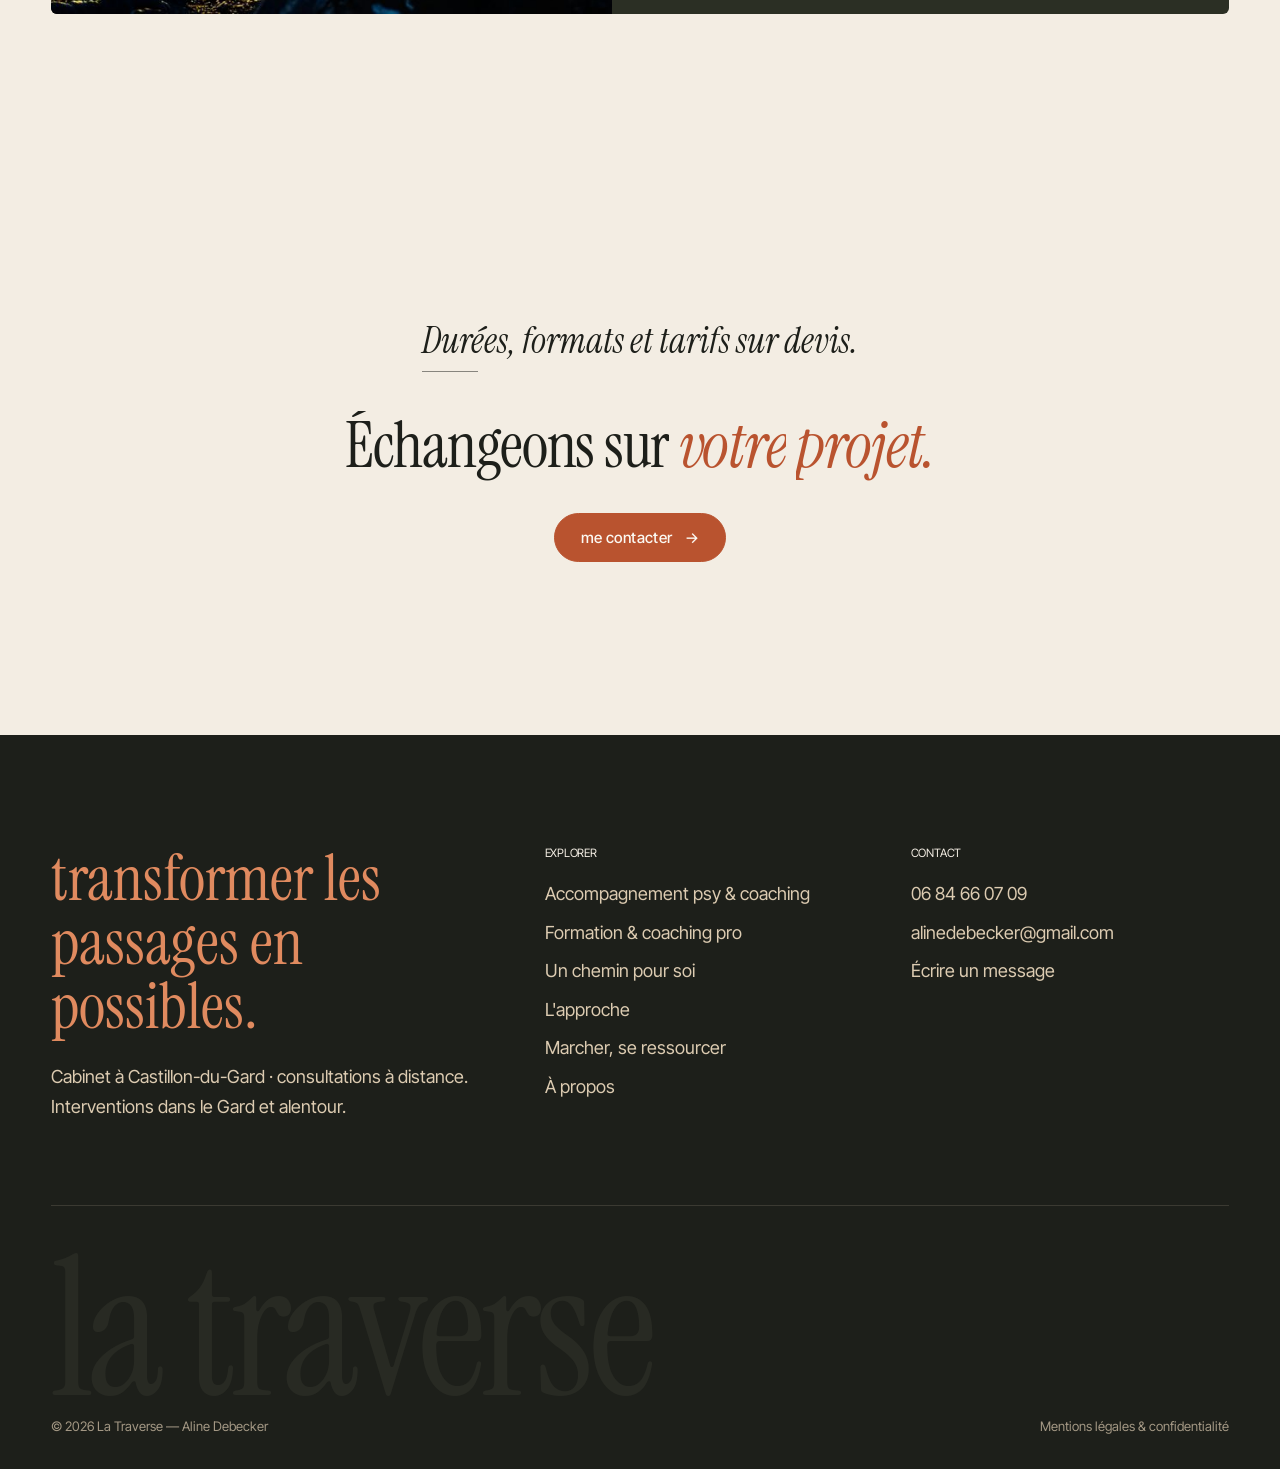
<file: public/formation.html>
<!doctype html>
<html lang="fr">
<head>
<meta charset="utf-8">
<meta name="viewport" content="width=device-width, initial-scale=1">
<title>Formation & coaching professionnel — La Traverse · Aline Debecker</title>
<meta name="description" content="Formations et coaching pour l'enseignement supérieur, la petite enfance, le social et médico-social et les associations. Compétences relationnelles, émotionnelles et communicationnelles.">
<meta name="theme-color" content="#1d1f1a">
<meta property="og:type" content="website">
<meta property="og:locale" content="fr_FR">
<meta property="og:site_name" content="La Traverse">
<meta property="og:title" content="Formation & coaching professionnel — La Traverse · Aline Debecker">
<meta property="og:description" content="Formations et coaching pour l'enseignement supérieur, la petite enfance, le social et médico-social et les associations. Compétences relationnelles, émotionnelles et communicationnelles.">
<meta property="og:image" content="img/arche.jpg">
<link rel="icon" type="image/png" href="img/logo-mark.png">
<link rel="preconnect" href="https://fonts.googleapis.com">
<link rel="preconnect" href="https://fonts.gstatic.com" crossorigin>
<link rel="stylesheet" href="https://fonts.googleapis.com/css2?family=Caveat:wght@500&family=Instrument+Serif:ital@0;1&family=Inter+Tight:wght@300;400;500;600&display=swap">
<link rel="stylesheet" href="assets/css/style.css">
<link rel="stylesheet" href="assets/b/b.css">
<script>document.documentElement.classList.add("js","theme-b")</script>
<script src="assets/js/main.js" defer></script>
<script src="assets/b/b.js" defer></script>
</head>
<body class="b page-formation">
<a class="skip" href="#contenu">Aller au contenu</a>

<div class="voile" aria-hidden="true">
  <svg viewBox="0 0 64 64"><path d="M14 58 V28 a18 18 0 0 1 36 0 V58"/></svg>
</div>

<header class="entete">
  <div class="entete__in">
    <a class="logo" href="index.html" aria-label="La Traverse, accueil">
      <img src="img/logo-mark.png" alt="" width="34" height="36">
      <span class="logo__nom">la traverse</span>
    </a>
    <div class="entete__actions">
      <a class="pastille pastille--plein" href="contact.html">échanger</a>
      <button class="burger" type="button" aria-expanded="false" aria-controls="nav" aria-label="Ouvrir le menu"><span class="burger__mot">menu</span><span></span><span></span></button>
    </div>
    <nav class="nav" id="nav" aria-label="Navigation principale">
      <ul>
        <li><a href="index.html"><i>00</i>accueil</a></li>
        <li><a href="accompagnement.html"><i>01</i>accompagnement psy &amp; coaching</a></li>
        <li><a href="formation.html" aria-current="page"><i>02</i>formation &amp; coaching pro</a></li>
        <li><a href="approche.html"><i>03</i>l'approche</a></li>
        <li><a href="marcher.html"><i>04</i>marcher, se ressourcer</a></li>
        <li><a href="a-propos.html"><i>05</i>à propos</a></li>
        <li><a href="contact.html"><i>06</i>contact</a></li>
      </ul>
      <div class="nav__pied">
        <p>Aline Debecker — psychologue, coach, formatrice</p>
        <p><a href="tel:+33684660709">06 84 66 07 09</a> · <a href="mailto:alinedebecker@gmail.com">alinedebecker@gmail.com</a></p>
      </div>
    </nav>
  </div>
</header>

<main id="contenu">
<header class="tete-page">
  <div class="wrap tete-page__grille">
    <div>
      <p class="eyebrow" data-reveal><span class="balise"></span>Formation &amp; coaching professionnel</p>
      <h1 data-split>L'humain <em>au cœur des métiers.</em></h1>
      <p class="lead" data-reveal>Psychologue, coach et formatrice, j'accompagne depuis plus de quinze ans le développement des compétences relationnelles, émotionnelles et communicationnelles des professionnels.</p>
      <ul class="sommaire" data-reveal>
        <li><a href="#enseignement">Enseignement supérieur</a></li>
        <li><a href="#petite-enfance">Petite enfance &amp; familles</a></li>
        <li><a href="#medico-social">Social &amp; médico-social</a></li>
        <li><a href="#associations">Associations</a></li>
        <li><a href="#sante">Professionnels de santé</a></li>
        <li><a href="#modalites">Modalités</a></li>
        <li><a href="#chemin">Un chemin pour soi</a></li>
      </ul>
    </div>
    <p class="main-ecrite" data-reveal style="--d:.6s">Prendre soin<br>de la relation.</p>
  </div>
</header>

<section class="section manifeste" aria-label="Intention">
  <div class="wrap">
    <p class="manifeste__texte" data-eclaire>Des formations qui articulent <strong>apports théoriques,</strong> réflexion sur les pratiques et <strong>mises en situation concrètes,</strong> construites à partir des enjeux du terrain.</p>
    <p class="lead" data-reveal style="margin-top:2rem;max-width:52ch">L'objectif : permettre aux professionnels de mieux comprendre les situations qu'ils rencontrent, d'ajuster leur posture et de développer des ressources directement mobilisables, avec une attention particulière à la qualité des relations, à la coopération et à la préservation des personnes.</p>
  </div>
</section>

<div class="wrap">
  <section class="chapitre" id="enseignement" aria-labelledby="t-ens">
    <div>
      <span class="chapitre__num" aria-hidden="true">01</span>
      <div class="cadre-img chapitre__visuel" data-reveal><img src="img/professionnels.jpg" alt="Un carnet et une tasse sur une table de travail" loading="lazy" width="1393" height="1400"></div>
    </div>
    <div>
      <p class="eyebrow"><span class="balise"></span>Établissements d'enseignement</p>
      <h2 id="t-ens" data-split>Former les futurs <em>professionnels de la relation</em></h2>
      <p class="devise" data-reveal>Préparer aux dimensions humaines du métier, au-delà des seuls savoirs techniques.</p>
      <p data-reveal>Pour les étudiants et professionnels en formation dans les secteurs sanitaire, social, médico-social et éducatif : instituts et écoles, lycées professionnels, CFA, BTS et autres organismes de formation.</p>
      <ul class="axes">
        <li data-reveal><b>Se connaître pour mieux accompagner</b><span>Émotions, confiance en soi, besoins et limites, juste distance, prévention de l'épuisement.</span></li>
        <li data-reveal><b>Communiquer dans la relation professionnelle</b><span>Écoute active, empathie, assertivité, situations difficiles, relation avec les usagers, patients, familles et collègues.</span></li>
        <li data-reveal><b>Se préparer à la vie professionnelle</b><span>Identifier ses forces, gérer son stress, prendre sa place dans une équipe, préparer un stage, un entretien ou une prise de poste.</span></li>
      </ul>
      <div class="encart" data-reveal><p><b>Formats souples :</b> module de 2 à 4 h, cycle de 3 à 6 séances, intervention régulière sur un semestre ou une année, accompagnement d'une promotion, conférence ou atelier, sur mesure selon le projet pédagogique.</p></div>
    </div>
  </section>

  <section class="chapitre chapitre--simple" id="petite-enfance" aria-labelledby="t-pe">
    <div><span class="chapitre__num" aria-hidden="true">02</span></div>
    <div>
      <p class="eyebrow"><span class="balise"></span>Petite enfance</p>
      <h2 id="t-pe" data-split>Petite enfance <em>&amp; relation aux familles</em></h2>
      <ul class="liste-points">
        <li data-reveal>Comprendre et accompagner les comportements difficiles de l'enfant</li>
        <li data-reveal>Émotions de l'enfant et posture éducative de l'adulte</li>
        <li data-reveal>Relation professionnels-parents et coopération éducative</li>
        <li data-reveal>Communication dans les situations sensibles et prévention des tensions</li>
      </ul>
    </div>
  </section>

  <section class="chapitre chapitre--simple" id="medico-social" aria-labelledby="t-ms">
    <div><span class="chapitre__num" aria-hidden="true">03</span></div>
    <div>
      <p class="eyebrow"><span class="balise"></span>Social &amp; médico-social</p>
      <h2 id="t-ms" data-split>Soutenir les équipes, <em>préserver les personnes</em></h2>
      <ul class="liste-points">
        <li data-reveal>Communication et gestion des situations relationnelles complexes</li>
        <li data-reveal>Intelligence émotionnelle et coopération</li>
        <li data-reveal>Posture professionnelle et accompagnement du changement</li>
        <li data-reveal>Prévention de l'épuisement et des risques psychosociaux</li>
        <li data-reveal>Cohésion d'équipe et qualité des relations de travail</li>
      </ul>
    </div>
  </section>

  <section class="chapitre chapitre--simple" id="associations" aria-labelledby="t-asso">
    <div><span class="chapitre__num" aria-hidden="true">04</span></div>
    <div>
      <p class="eyebrow"><span class="balise"></span>Associations &amp; organisations</p>
      <h2 id="t-asso" data-split>Des interventions <em>sur mesure</em></h2>
      <p data-reveal>Communication interpersonnelle, coopération, cohésion d'équipe et accompagnement des transitions, avec des interventions adaptées aux besoins de chaque structure.</p>
    </div>
  </section>
</div>

<section class="section besoins" id="sante" aria-labelledby="t-sante">
  <div class="wrap">
    <p class="eyebrow"><span class="balise"></span>Professionnels de santé · analyse de la pratique</p>
    <h2 id="t-sante" data-split>Préserver celles et ceux <em>qui prennent soin des autres</em></h2>
    <p class="lead" data-reveal style="max-width:60ch">Les professionnels de santé sont confrontés à la charge émotionnelle du soin, à des responsabilités importantes, à des rythmes soutenus et parfois à une forme d'isolement. Des espaces pour souffler, prendre du recul, mettre en mots ce qui est vécu et retrouver des ressources, dans un cadre bienveillant, confidentiel et sans jugement.</p>
    <p data-reveal><small>Pour les soignants et professions médicales et paramédicales, notamment en exercice libéral.</small></p>
    <div class="duo-formats">
      <article class="carte-format" data-reveal>
        <span class="carte-format__num">01</span>
        <h3>Marcher &amp; échanger</h3>
        <p class="devise">Prendre l'air. Marcher. Parler.</p>
        <p>Des rencontres en petit groupe, au cœur de la nature, pour sortir du cadre habituel, ralentir et favoriser les échanges entre pairs.</p>
        <ul class="liste-points"><li>Sortir du cadre professionnel habituel</li><li>Ralentir et prendre de la distance</li><li>Partager entre pairs</li><li>Identifier ses ressources et ses points de vigilance</li><li>Retrouver du souffle</li></ul>
        <p class="carte-format__info"><b>Format indicatif</b> 2 h 30 à 3 h · petit groupe</p>
      </article>
      <article class="carte-format" data-reveal style="--d:.1s">
        <span class="carte-format__num">02</span>
        <h3>Parler &amp; réfléchir</h3>
        <p class="devise">Mettre en mots. Écouter. Réfléchir ensemble.</p>
        <p>Des tables rondes autour des problématiques rencontrées dans l'exercice professionnel : charge émotionnelle, équilibre, limites, ressources, prévention de l'épuisement…</p>
        <ul class="liste-points"><li>Mettre en mots les réalités du métier</li><li>Écouter et croiser les expériences</li><li>Bénéficier d'éclairages issus de la psychologie et de la prévention</li><li>Rompre ponctuellement l'isolement professionnel</li></ul>
        <p class="carte-format__info"><b>Format indicatif</b> 2 h · 8 à 12 participants</p>
      </article>
    </div>
    <div class="encart" data-reveal style="margin-top:2.5rem">
      <p><b>Une première expérience pilote.</b> Et si nous commencions simplement ? Une première séance avec un petit groupe de professionnels volontaires, pour expérimenter le format, recueillir les retours et l'ajuster ensemble : expérimenter, recueillir, ajuster, construire.</p>
    </div>
  </div>
</section>

<section class="section besoins" id="modalites" aria-labelledby="t-peda">
  <div class="wrap">
    <p class="eyebrow"><span class="balise"></span>Une pédagogie active</p>
    <h2 id="t-peda" data-split>Concrète <em>et expérientielle</em></h2>
    <ol class="pedago">
      <li data-reveal><b>Comprendre</b><span>Des apports issus de la psychologie et des sciences humaines.</span></li>
      <li data-reveal style="--d:.08s"><b>Expérimenter</b><span>Des exercices et des mises en situation.</span></li>
      <li data-reveal style="--d:.16s"><b>Échanger</b><span>Des temps de réflexion et de partage.</span></li>
      <li data-reveal style="--d:.24s"><b>Transférer</b><span>Des outils reliés aux situations de terrain.</span></li>
    </ol>
    <p class="approches" data-reveal>Psychologie · neurosciences · communication · PNL · analyse transactionnelle · compétences psychosociales</p>
    <h3 data-reveal style="margin-top:4rem">Modalités d'intervention</h3>
    <ul class="modalites">
      <li data-reveal><i>01</i><b>Formations &amp; ateliers</b><span>Conçus selon les publics et les enjeux du terrain.</span></li>
      <li data-reveal style="--d:.05s"><i>02</i><b>Coaching professionnel individuel</b><span>Posture, prise de recul, transitions professionnelles.</span></li>
      <li data-reveal style="--d:.1s"><i>03</i><b>Coaching d'équipe</b><span>Coopération, cohésion et qualité des relations.</span></li>
      <li data-reveal style="--d:.15s"><i>04</i><b>Analyse des pratiques</b><span>Des espaces de réflexion entre pairs. <a href="#sante">Voir les formats</a></span></li>
    </ul>
  </div>
</section>

<section class="section" id="chemin" aria-labelledby="t-chemin">
  <div class="wrap">
    <div class="focus" data-reveal>
      <div class="focus__img"><img src="img/galerie-3.jpg" alt="Une personne face à la lumière du soir" loading="lazy" width="900" height="600"></div>
      <div class="focus__texte">
        <p class="eyebrow"><span class="balise"></span>Focus parcours</p>
        <h2 id="t-chemin">Un chemin <em>pour soi</em></h2>
        <p>Un parcours collectif qui invite les professionnels des métiers de la relation et de l'accompagnement à faire une pause, mieux comprendre leur fonctionnement, repérer leurs ressources et leurs signaux d'alerte, et identifier des actions concrètes pour la suite.</p>
        <p><a class="btn" href="un-chemin-pour-soi.html" data-aimant>Découvrir le parcours <span class="fleche" aria-hidden="true">→</span></a></p>
      </div>
    </div>
  </div>
</section>

<section class="section arche" aria-labelledby="t-cta">
  <div class="wrap" style="text-align:center">
    <p class="main-ecrite" data-reveal style="display:inline-block">Durées, formats et tarifs sur devis.</p>
    <h2 id="t-cta" data-split>Échangeons sur <em>votre projet.</em></h2>
    <p data-reveal><a class="btn" href="contact.html?objet=formation" data-aimant>Me contacter <span class="fleche" aria-hidden="true">→</span></a></p>
  </div>
</section>
</main>

<footer class="pied">
  <div class="wrap">
    <div class="pied__haut">
      <div>
        <p class="pied__devise">transformer les passages en possibles.</p>
        <p>Cabinet à Castillon-du-Gard · consultations à distance.<br>Interventions dans le Gard et alentour.</p>
      </div>
      <div>
        <h2>Explorer</h2>
        <ul>
          <li><a href="accompagnement.html">Accompagnement psy &amp; coaching</a></li>
          <li><a href="formation.html">Formation &amp; coaching pro</a></li>
          <li><a href="un-chemin-pour-soi.html">Un chemin pour soi</a></li>
          <li><a href="approche.html">L'approche</a></li>
          <li><a href="marcher.html">Marcher, se ressourcer</a></li>
          <li><a href="a-propos.html">À propos</a></li>
        </ul>
      </div>
      <div>
        <h2>Contact</h2>
        <ul>
          <li><a href="tel:+33684660709">06 84 66 07 09</a></li>
          <li><a href="mailto:alinedebecker@gmail.com">alinedebecker@gmail.com</a></li>
          <li><a href="contact.html">Écrire un message</a></li>
        </ul>
      </div>
    </div>
    <p class="pied__geant" aria-hidden="true">la traverse</p>
    <div class="pied__bas">
      <span>© <span data-annee>2026</span> La Traverse — Aline Debecker</span>
      <a href="mentions-legales.html">Mentions légales &amp; confidentialité</a>
    </div>
  </div>
</footer>
</body>
</html>
</file>
<file: assets/site.css>
:root{--creme: #f4eee4;--sable: #e8dcc9;--sable-2: #dccbb1;--terre: #b9532f;--terre-clair: #e0895d;--terre-pale: #f1dccd;--sauge: #7a8466;--sauge-pale: #e1e4d6;--nuit: #262a20;--encre: #1d1f1a;--encre-2: #57594f;--blanc: #fbf8f2;--ligne: rgb(29 31 26 / .14);--serif: "Instrument Serif", Georgia, "Times New Roman", serif;--sans: "Inter Tight", system-ui, -apple-system, "Segoe UI", sans-serif;--g: clamp(1rem, 4vw, 3rem);--max: 1240px;--r: 8px;--ease: cubic-bezier(.22, .8, .2, 1);--ease-io: cubic-bezier(.7, 0, .2, 1);--entete: 72px}*,*:before,*:after{box-sizing:border-box}html{-webkit-text-size-adjust:100%;scroll-padding-top:calc(var(--entete) + 1rem)}body{margin:0;background:var(--creme);color:var(--encre);font:400 clamp(1rem,.96rem + .2vw,1.0625rem)/1.65 var(--sans);-webkit-font-smoothing:antialiased;overflow-x:clip}img{display:block;max-width:100%;height:auto}a{color:inherit}p{margin:0 0 1em}ul,ol{margin:0;padding:0}h1,h2,h3{font-family:var(--serif);font-weight:400;line-height:1.05;letter-spacing:-.015em;margin:0 0 .45em;text-wrap:balance}h1{font-size:clamp(2.3rem,1.5rem + 3vw,4.2rem)}h2{font-size:clamp(1.8rem,1.35rem + 1.6vw,2.8rem)}h3{font-size:clamp(1.35rem,1.15rem + .7vw,1.8rem)}em{font-style:italic;color:var(--terre)}strong{font-weight:600}::selection{background:var(--terre);color:var(--blanc)}:focus-visible{outline:2px solid var(--terre);outline-offset:3px;border-radius:4px}.sr-only{position:absolute;width:1px;height:1px;overflow:hidden;clip:rect(0 0 0 0);white-space:nowrap}.skip{position:fixed;left:1rem;top:-4rem;z-index:300;background:var(--encre);color:var(--blanc);padding:.6rem 1rem;border-radius:var(--r)}.skip:focus{top:1rem}.wrap{width:100%;max-width:var(--max);margin-inline:auto;padding-inline:var(--g)}.sec{padding-block:clamp(4rem,9vw,7.5rem);position:relative}.sec--serre{padding-block:clamp(3rem,6vw,5rem)}.sec--sable{background:var(--sable)}.sec--sombre{background:var(--nuit);color:var(--creme)}.sec--terre{background:var(--terre);color:var(--creme)}.sec--sombre em,.sec--terre em{color:var(--terre-clair)}.sec--terre em{color:var(--encre)}.sec--sombre .surtitre,.sec--terre .surtitre{color:#f4eee4bf}.lead{font-size:clamp(1.1rem,1rem + .4vw,1.3rem);line-height:1.55;color:var(--encre-2);max-width:46ch}.sec--sombre .lead,.sec--terre .lead{color:#f4eee4d9}.petit{font-size:.92rem;color:var(--encre-2)}.mesure{max-width:62ch}.surtitre{display:inline-flex;align-items:center;gap:.6rem;font-size:.88rem;font-weight:500;color:var(--encre-2);margin-bottom:1rem}.surtitre:before{content:"";width:12px;height:15px;border:1.5px solid var(--terre);border-bottom:0;border-radius:12px 12px 0 0;flex:none}.btn{display:inline-flex;align-items:center;gap:.6rem;padding:.85rem 1.4rem;border-radius:999px;background:var(--terre);color:var(--blanc);border:1px solid var(--terre);font:500 .98rem/1 var(--sans);text-decoration:none;cursor:pointer;transition:background .35s,border-color .35s,color .35s,transform .5s var(--ease)}.btn:hover{background:var(--encre);border-color:var(--encre)}.btn--ligne{background:transparent;color:inherit;border-color:currentColor}.btn--ligne:hover{background:var(--encre);color:var(--creme);border-color:var(--encre)}.sec--sombre .btn--ligne:hover,.sec--terre .btn--ligne:hover{background:var(--creme);color:var(--encre);border-color:var(--creme)}.btn .fl{transition:transform .5s var(--ease)}.btn:hover .fl{transform:translate(3px)}.actions{display:flex;flex-wrap:wrap;gap:.8rem;margin-top:1.8rem}.lien{color:var(--terre);text-decoration:none;font-weight:500;background:linear-gradient(currentColor,currentColor) 0 100% / 100% 1px no-repeat;transition:background-size .45s var(--ease);padding-bottom:2px}.lien:hover{background-size:0 1px;background-position:100% 100%}.entete{position:fixed;inset:0 0 auto;z-index:100;height:var(--entete);transition:transform .5s var(--ease),background .4s,box-shadow .4s}.entete__in{height:100%;display:flex;align-items:center;gap:.6rem;max-width:calc(var(--max) + 4rem);margin-inline:auto;padding-inline:var(--g)}.entete.defile{background:#f4eee4f7;box-shadow:0 1px 0 var(--ligne)}.entete.cache{transform:translateY(-100%)}.logo{display:flex;align-items:center;gap:.55rem;text-decoration:none;margin-right:auto;color:var(--encre)}.logo img{width:38px;height:auto}.logo span{font-family:var(--serif);font-size:1.7rem;line-height:1}.sur-sombre:not(.defile) .logo,.sur-sombre:not(.defile) .pilule--clair{color:var(--creme)}.pilule{position:relative;display:inline-flex;align-items:center;gap:.45rem;height:40px;padding:0 1rem;border-radius:999px;border:1px solid var(--ligne);background:#fbf8f2b3;color:var(--encre);font:500 .92rem/1 var(--sans);text-decoration:none;cursor:pointer;white-space:nowrap;transition:background .3s,color .3s,border-color .3s}.pilule:hover{border-color:var(--encre)}.pilule--plein{background:var(--terre);border-color:var(--terre);color:var(--blanc)}.pilule--plein:hover{background:var(--encre);border-color:var(--encre)}.pilule--sombre{background:var(--encre);border-color:var(--encre);color:var(--creme)}.pilule--sombre:hover{background:var(--terre);border-color:var(--terre)}.pilule .chev{width:8px;height:8px;border-right:1.5px solid currentColor;border-bottom:1.5px solid currentColor;transform:translateY(-2px) rotate(45deg);transition:transform .35s var(--ease)}.pilule[aria-expanded=true] .chev{transform:translateY(2px) rotate(-135deg)}.lieu__nom{max-width:22ch;overflow:hidden;text-overflow:ellipsis}.lieu__ici{color:var(--terre);font-size:.8rem}.burger-ico{position:relative;width:14px;height:10px}.burger-ico:before,.burger-ico:after{content:"";position:absolute;left:0;right:0;height:1.5px;background:currentColor;transition:transform .4s var(--ease),top .4s var(--ease)}.burger-ico:before{top:1px}.burger-ico:after{top:7px}[aria-expanded=true] .burger-ico:before{top:4px;transform:rotate(45deg)}[aria-expanded=true] .burger-ico:after{top:4px;transform:rotate(-45deg)}.panneau{position:absolute;top:calc(100% + .5rem);right:0;width:min(380px,calc(100vw - 2 * var(--g)));max-height:calc(100svh - var(--entete) - 1.5rem);overflow-y:auto;overscroll-behavior:contain;padding:.6rem;border-radius:14px;background:var(--blanc);color:var(--encre);box-shadow:0 24px 60px -20px #1d1f1a59,0 0 0 1px var(--ligne);opacity:0;visibility:hidden;transform:translateY(-8px) scale(.98);transform-origin:top right;transition:opacity .3s,transform .45s var(--ease),visibility 0s .45s}.panneau.ouvert{opacity:1;visibility:visible;transform:none;transition:opacity .3s,transform .45s var(--ease)}.panneau__titre{padding:.7rem .8rem .4rem;font-size:.78rem;color:var(--encre-2)}.panneau a{display:grid;gap:.1rem;padding:.7rem .8rem;border-radius:10px;text-decoration:none;transition:background .25s}.panneau a:hover,.panneau a:focus-visible{background:var(--sable)}.panneau a b{font-family:var(--serif);font-weight:400;font-size:1.25rem;line-height:1.15}.panneau a small{font-size:.82rem;color:var(--encre-2)}.panneau a[aria-current=page] b{color:var(--terre)}.panneau a[aria-current=page] b:after{content:" \b7  vous \eates ici";font-family:var(--sans);font-size:.75rem;color:var(--encre-2)}.panneau a.sous{padding-left:1.8rem}.panneau a.sous b{font-size:1.05rem}.panneau__pied{display:flex;flex-wrap:wrap;gap:.4rem 1rem;padding:.9rem .8rem .5rem;margin-top:.4rem;border-top:1px solid var(--ligne);font-size:.85rem}.panneau__pied a{display:inline;padding:0;color:var(--terre)}.panneau__pied a:hover{background:none;text-decoration:underline}.lieu-panneau a{grid-template-columns:1.6rem 1fr;align-items:baseline}.lieu-panneau a i{font-style:normal;font-size:.75rem;color:var(--encre-2)}.lieu-panneau a.actif b{color:var(--terre)}.bloc-pilule{position:relative}@media (max-width: 760px){.logo span,.pilule--plein{display:none}.lieu__nom{max-width:13ch}.panneau{position:fixed;top:calc(var(--entete) - .2rem);right:var(--g);left:var(--g);width:auto}}.rail{position:fixed;right:clamp(.6rem,1.6vw,1.6rem);top:50%;z-index:90;transform:translateY(-50%);display:grid;gap:.25rem;opacity:0;pointer-events:none;transition:opacity .5s}.rail.visible{opacity:1;pointer-events:auto}.rail a{position:relative;display:flex;justify-content:flex-end;align-items:center;gap:.6rem;height:26px;text-decoration:none}.rail a span{font-size:.78rem;padding:.25rem .6rem;border-radius:999px;background:var(--blanc);box-shadow:0 0 0 1px var(--ligne);white-space:nowrap;opacity:0;transform:translate(6px);transition:opacity .3s,transform .4s var(--ease);pointer-events:none}.rail a:after{content:"";width:8px;height:8px;border-radius:50%;border:1.5px solid var(--encre-2);background:var(--creme);transition:transform .35s var(--ease),background .3s,border-color .3s}.rail a:hover span,.rail a:focus-visible span,.rail:hover a.actif span{opacity:1;transform:none}.rail a.actif:after{background:var(--terre);border-color:var(--terre);transform:scale(1.35)}.rail.sur-sombre a:after{border-color:#f4eee4b3;background:transparent}.rail.sur-sombre a.actif:after{background:var(--terre-clair);border-color:var(--terre-clair)}@media (max-width: 1100px),(hover: none){.rail{display:none}}.voile{position:fixed;inset:0;z-index:250;pointer-events:none;background:var(--terre);border-radius:50vw 50vw 0 0/30vw 30vw 0 0;transform:translateY(105%)}.voile.entre{animation:voile-entre .6s var(--ease-io) forwards}.voile.sort{animation:voile-sort .7s var(--ease-io) forwards}@keyframes voile-entre{0%{transform:translateY(105%);border-radius:50vw 50vw 0 0/30vw 30vw 0 0}to{transform:translateY(0);border-radius:0}}@keyframes voile-sort{0%{transform:translateY(0);border-radius:0}to{transform:translateY(-105%);border-radius:0 0 50vw 50vw/0 0 30vw 30vw}}.chargeur{position:fixed;inset:0;z-index:260;display:grid;place-items:center;background:var(--nuit);color:var(--creme);transition:clip-path 1s var(--ease-io);clip-path:inset(0)}.chargeur svg{width:min(26vw,150px);overflow:visible}.chargeur path{fill:none;stroke:var(--terre-clair);stroke-width:1.4;stroke-dasharray:340;stroke-dashoffset:340;animation:trace 1.5s var(--ease) .1s forwards}.chargeur p{position:absolute;bottom:2rem;left:0;right:0;text-align:center;font-family:var(--serif);font-size:1.3rem;opacity:0;animation:apparait .8s .5s forwards}.chargeur.fini{clip-path:inset(0 0 100% 0)}@keyframes trace{to{stroke-dashoffset:0}}@keyframes apparait{to{opacity:.8}}.passage{position:relative;height:260vh;background:var(--nuit);color:var(--creme)}.passage__collant{position:sticky;top:0;height:100svh;overflow:hidden;display:grid;place-items:center;--p: 0}.passage__fenetre{position:absolute;inset:0;clip-path:inset(calc((1 - var(--p)) * 20vh) calc((1 - var(--p)) * max(35vw,50vw - 160px)) calc((1 - var(--p)) * 12vh) round calc((1 - var(--p)) * 400px) calc((1 - var(--p)) * 400px) 0 0);will-change:clip-path}.passage__fenetre img{width:100%;height:100%;object-fit:cover;transform:scale(calc(1.3 - var(--p) * .3))}.passage__fenetre:after{content:"";position:absolute;inset:0;background:linear-gradient(180deg,#262a201a,#262a20d1);opacity:calc(.25 + var(--p) * .75)}.passage__titre{position:relative;z-index:2;width:100%;margin:0;padding-inline:var(--g);display:grid;font-size:clamp(2.8rem,1rem + 6.2vw,7rem);line-height:.92;letter-spacing:-.035em;pointer-events:none}.passage__titre span{display:block;animation:monte 1.2s var(--ease) both}.passage__titre span:nth-child(1){justify-self:start;transform:translate(calc(var(--p) * -55vw));animation-delay:.15s}.passage__titre span:nth-child(2){justify-self:center;opacity:calc(1 - var(--p) * 1.8);animation-delay:.27s}.passage__titre span:nth-child(2) em{color:var(--terre-clair)}.passage__titre span:nth-child(3){justify-self:end;transform:translate(calc(var(--p) * 55vw));animation-delay:.39s}@keyframes monte{0%{opacity:0;translate:0 50%}}.passage__sous{position:absolute;z-index:3;left:0;right:0;bottom:clamp(1.6rem,6vh,3.5rem);padding-inline:var(--g);display:flex;justify-content:space-between;gap:1rem;font-size:.92rem;opacity:calc(.85 - var(--p) * 2.5)}.passage__intro{position:absolute;z-index:3;left:var(--g);right:var(--g);bottom:10vh;max-width:34ch;font-family:var(--serif);font-size:clamp(1.5rem,1rem + 1.8vw,2.6rem);line-height:1.12;opacity:clamp(0,(var(--p) - .62) * 3.2,1);transform:translateY(calc((1 - var(--p)) * 30px))}@media (max-width: 700px){.passage{height:210vh}.passage__fenetre{clip-path:inset(calc((1 - var(--p)) * 22vh) calc((1 - var(--p)) * 16vw) calc((1 - var(--p)) * 16vh) round calc((1 - var(--p)) * 300px) calc((1 - var(--p)) * 300px) 0 0)}.passage__sous span+span{display:none}}.identite{display:grid;grid-template-columns:1.15fr 1fr;gap:clamp(2rem,6vw,5rem);align-items:start}.identite h2{font-size:clamp(1.8rem,1.3rem + 1.6vw,2.6rem)}.identite--seule{grid-template-columns:1fr;max-width:900px}.piliers{list-style:none;display:grid;gap:0;border-top:1px solid var(--ligne)}.piliers li{display:grid;grid-template-columns:2.4rem 1fr;gap:.8rem;padding:1.1rem 0;border-bottom:1px solid var(--ligne)}.piliers i{font-style:normal;font-family:var(--serif);font-size:1.6rem;line-height:1;color:var(--terre)}.piliers b{display:block;font-family:var(--serif);font-weight:400;font-size:1.3rem;line-height:1.2;margin-bottom:.2rem}.piliers span{font-size:.95rem;color:var(--encre-2)}.trio{display:flex;flex-wrap:wrap;gap:.5rem;margin:1.4rem 0 0;list-style:none}.trio li{padding:.4rem .9rem;border-radius:999px;background:var(--sable);font-size:.92rem}@media (max-width: 860px){.identite{grid-template-columns:1fr}}.entrees{display:grid;grid-template-columns:1fr 1fr;min-height:min(86svh,760px);background:var(--nuit)}.entree{position:relative;display:flex;flex-direction:column;justify-content:flex-end;gap:.8rem;padding:clamp(1.6rem,4vw,3rem);color:var(--creme);text-decoration:none;overflow:hidden;isolation:isolate}.entree+.entree{border-left:1px solid rgb(244 238 228 / .14)}.entree img{position:absolute;inset:0;z-index:-2;width:100%;height:100%;object-fit:cover;filter:brightness(.66);transform:scale(1.06);transition:transform 1.4s var(--ease),filter .8s}.entree:before{content:"";position:absolute;inset:0;z-index:-1;background:linear-gradient(180deg,#1d1f1a00 30%,#1d1f1acc)}.entree:hover img{transform:scale(1);filter:brightness(.78)}.entree__public{font-size:.9rem;opacity:.85}.entree__titre{font-family:var(--serif);font-size:clamp(1.8rem,1.2rem + 2vw,3rem);line-height:1;max-width:13ch}.entree__titre em{color:var(--terre-clair)}.entree__texte{max-width:42ch;opacity:.88;font-size:.98rem}.entree__cta{align-self:flex-start;display:inline-flex;align-items:center;gap:.5rem;padding:.7rem 1.2rem;border-radius:999px;border:1px solid rgb(244 238 228 / .55);transition:background .35s,border-color .35s}.entree:hover .entree__cta{background:var(--terre);border-color:var(--terre)}@media (max-width: 860px){.entrees{grid-template-columns:1fr}.entree{min-height:70svh}.entree+.entree{border-left:0;border-top:1px solid rgb(244 238 228 / .14)}}.lignes{list-style:none;border-top:1px solid var(--ligne)}.lignes li{border-bottom:1px solid var(--ligne)}.lignes a{position:relative;display:grid;grid-template-columns:1fr auto;align-items:baseline;gap:.3rem 1rem;padding:1.05rem .2rem;text-decoration:none;isolation:isolate}.lignes a{overflow:hidden;border-radius:10px}.lignes a:before{content:"";position:absolute;inset:0;z-index:-1;background:linear-gradient(90deg,#1d1f1ab3,#1d1f1a59 60%,#1d1f1a26);opacity:0;transition:opacity .5s var(--ease)}.lignes__fond{position:absolute;inset:0;z-index:-2;width:100%;height:100%;object-fit:cover;object-position:50% 40%;opacity:0;transform:scale(1.06);transition:opacity .6s var(--ease),transform 1.2s var(--ease)}.lignes a:hover .lignes__fond,.lignes a:focus-visible .lignes__fond{opacity:1;transform:none}.lignes a:hover{color:var(--blanc)}.lignes a:hover:before,.lignes a:focus-visible:before{opacity:1}.lignes a{padding-inline:.8rem}.lignes a:hover small{opacity:.9}.lignes b{font-family:var(--serif);font-weight:400;font-size:clamp(1.45rem,1.05rem + 1.4vw,2.3rem);line-height:1.1;transition:transform .6s var(--ease)}.lignes a:hover b{transform:translate(.8rem)}.lignes small{font-size:.85rem;opacity:.7}.lignes span{grid-column:1 / -1;font-size:.95rem;color:var(--encre-2);max-width:70ch;transition:color .3s}.lignes a:hover span{color:#fbf8f2d9}.bande{overflow:hidden;border-block:1px solid var(--ligne);padding-block:1.1rem}.bande__piste{display:flex;width:max-content;animation:bande 38s linear infinite}.bande__piste span{padding-right:3rem;font-family:var(--serif);font-size:clamp(1.8rem,1.2rem + 2.4vw,3.4rem);white-space:nowrap}@keyframes bande{to{transform:translate(-50%)}}.tete{padding-top:calc(var(--entete) + clamp(2.5rem,6vw,4.5rem));padding-bottom:clamp(2.5rem,5vw,4rem)}.tete__grille{display:grid;grid-template-columns:1.25fr .75fr;gap:clamp(2rem,5vw,4rem);align-items:end}.tete h1{max-width:16ch}.tete h1 small{display:block;margin-top:.8rem;font-family:var(--sans);font-size:clamp(1rem,.9rem + .4vw,1.2rem);letter-spacing:0;color:var(--encre-2);line-height:1.4}.tete__img{aspect-ratio:4/5;max-height:460px;justify-self:end;width:100%;max-width:360px}.sommaire{list-style:none;display:flex;flex-wrap:wrap;gap:.5rem;margin-top:1.8rem}.sommaire a{display:inline-block;padding:.5rem 1rem;border-radius:999px;border:1px solid var(--ligne);text-decoration:none;font-size:.92rem;transition:background .3s,color .3s,border-color .3s}.sommaire a:hover{background:var(--encre);color:var(--creme);border-color:var(--encre)}@media (max-width: 860px){.tete__grille{grid-template-columns:1fr}.tete__img{justify-self:start;max-width:260px}}.arche{position:relative;overflow:hidden;border-radius:999px 999px var(--r) var(--r);background:var(--sable)}.arche img{width:100%;height:100%;object-fit:cover}.js .arche[data-r]{opacity:1;transform:none;clip-path:inset(35% 25% 0 25% round 999px 999px 0 0);transition:clip-path 1.3s var(--ease)}.js .arche[data-r].vu{clip-path:inset(0 0 0 0 round 999px 999px 0 0)}.cadre{position:relative;overflow:hidden;border-radius:var(--r);background:var(--sable)}.cadre img{width:100%;height:100%;object-fit:cover}.deux{display:grid;grid-template-columns:.85fr 1.15fr;gap:clamp(2rem,6vw,5rem);align-items:start}.deux--egal{grid-template-columns:1fr 1fr}.colle{position:sticky;top:calc(var(--entete) + 2rem)}@media (max-width: 860px){.deux,.deux--egal{grid-template-columns:1fr}.colle{position:static}}.entete-sec{display:flex;flex-wrap:wrap;justify-content:space-between;align-items:end;gap:1rem 3rem;margin-bottom:clamp(2rem,4vw,3rem)}.entete-sec h2{margin:0;max-width:18ch}.entete-sec p{margin:0;max-width:46ch;color:var(--encre-2)}.sec--sombre .entete-sec p,.sec--terre .entete-sec p{color:#f4eee4cc}.cartes{display:grid;grid-template-columns:repeat(auto-fit,minmax(280px,1fr));gap:1rem;list-style:none}.carte{display:flex;flex-direction:column;gap:.6rem;padding:clamp(1.4rem,2.5vw,2rem);border-radius:14px;background:var(--blanc);box-shadow:0 0 0 1px var(--ligne);transition:transform .5s var(--ease),box-shadow .5s}.carte:hover{transform:translateY(-3px);box-shadow:0 0 0 1px var(--ligne),0 18px 40px -26px #1d1f1a66}.carte h3{margin:0}@media (min-width: 700px){.cartes:has(>li:nth-child(4):last-child){grid-template-columns:repeat(2,1fr)}}.sur-sombre:not(.defile) .pilule--clair{background:#f4eee414;border-color:#f4eee466}.carte p{margin:0;color:var(--encre-2);font-size:.98rem}.carte__n{font-size:.8rem;color:var(--terre);font-weight:500}.carte details{margin-top:auto;padding-top:.6rem;border-top:1px solid var(--ligne)}.carte summary{cursor:pointer;list-style:none;display:flex;justify-content:space-between;align-items:center;font-size:.92rem;font-weight:500;color:var(--terre);padding:.3rem 0}.carte summary::-webkit-details-marker{display:none}.carte summary:after{content:"+";font-size:1.2rem;transition:transform .35s var(--ease)}.carte details[open] summary:after{transform:rotate(45deg)}.carte details ul{margin:.4rem 0 .2rem}.sec--sable .carte{background:var(--creme)}.tirets{list-style:none;display:grid;gap:0}.tirets li{position:relative;padding:.55rem 0 .55rem 1.5rem}.tirets li:before{content:"";position:absolute;left:0;top:1.15rem;width:.8rem;height:1px;background:var(--terre)}.tirets--traits li{border-bottom:1px solid var(--ligne);padding-block:.8rem}.tirets--traits li:before{top:1.45rem}.sec--sombre .tirets li:before,.sec--terre .tirets li:before{background:var(--terre-clair)}.pastilles{display:flex;flex-wrap:wrap;gap:.45rem;list-style:none;margin:1rem 0}.pastilles li{padding:.35rem .85rem;border-radius:999px;border:1px solid var(--ligne);font-size:.9rem}.sec--sombre .pastilles li,.sec--terre .pastilles li{border-color:#f4eee44d}.encart{padding:clamp(1.4rem,3vw,2.2rem);border-radius:14px;background:var(--blanc);border-left:3px solid var(--sauge)}.encart--terre{border-left-color:var(--terre)}.encart p:last-child{margin:0}.sec--sable .encart{background:var(--creme)}.public{display:grid;grid-template-columns:.9fr 1.1fr;gap:clamp(2rem,5vw,4.5rem);padding-block:clamp(3rem,6vw,4.5rem);border-top:1px solid var(--ligne)}.public:first-of-type{border-top:0;padding-top:0}.public h3{font-size:clamp(1.7rem,1.3rem + 1.3vw,2.4rem);line-height:1.05}.public__enjeux{color:var(--encre-2)}@media (max-width: 860px){.public{grid-template-columns:1fr}}.etapes{list-style:none;counter-reset:e;display:grid;grid-template-columns:repeat(auto-fit,minmax(220px,1fr));gap:1rem}.etapes li{counter-increment:e;position:relative;padding:3.2rem 1.4rem 1.4rem;border-radius:120px 120px 14px 14px;background:var(--blanc);box-shadow:0 0 0 1px var(--ligne)}.etapes li:before{content:counter(e,decimal-leading-zero);position:absolute;top:1.2rem;left:50%;transform:translate(-50%);font-family:var(--serif);font-size:1.5rem;color:var(--terre)}.etapes b{display:block;font-family:var(--serif);font-weight:400;font-size:1.35rem;text-align:center;margin-bottom:.4rem}.etapes p{margin:0;font-size:.95rem;color:var(--encre-2);text-align:center}.etapes small{display:block;margin-top:.8rem;padding-top:.8rem;border-top:1px solid var(--ligne);font-size:.85rem;text-align:center}.sec--sable .etapes li{background:var(--creme)}.chiffres{list-style:none;display:grid;grid-template-columns:repeat(auto-fit,minmax(170px,1fr));gap:1.5rem 2rem}.chiffres li{display:grid;gap:.2rem;font-size:.95rem}.chiffres strong{font-family:var(--serif);font-weight:400;font-size:clamp(2.6rem,1.8rem + 2.4vw,4rem);line-height:1;color:var(--terre)}.sec--sombre .chiffres strong{color:var(--creme)}.sec--sombre .chiffres li{color:#f4eee4bf}.tableau{width:100%;border-collapse:collapse;font-size:.98rem}.tableau th,.tableau td{text-align:left;padding:.9rem .6rem .9rem 0;border-bottom:1px solid var(--ligne);vertical-align:top}.tableau th{font-weight:500;font-size:.82rem;color:var(--encre-2)}.tableau td:first-child{font-family:var(--serif);font-size:1.2rem}.tarifs{list-style:none;display:grid;grid-template-columns:repeat(auto-fit,minmax(200px,1fr));gap:1rem}.tarifs li{padding:1.4rem;border-radius:14px;background:var(--blanc);box-shadow:0 0 0 1px var(--ligne)}.tarifs b{display:block;font-size:.85rem;font-weight:500;color:var(--encre-2)}.tarifs strong{display:block;font-family:var(--serif);font-weight:400;font-size:2rem;line-height:1.1;margin:.2rem 0}.tarifs span{font-size:.9rem;color:var(--encre-2)}.lieux{list-style:none;display:flex;flex-wrap:wrap;gap:.6rem;margin:1rem 0 0}.lieux li{display:inline-flex;align-items:center;gap:.5rem;padding:.55rem 1rem;border-radius:999px;background:var(--sauge-pale);font-size:.95rem}.portrait{aspect-ratio:3/4;border-radius:999px 999px var(--r) var(--r);overflow:hidden;max-width:420px}.portrait img{width:100%;height:100%;object-fit:cover;object-position:50% 18%}.citation{font-family:var(--serif);font-size:clamp(1.5rem,1.15rem + 1.3vw,2.3rem);line-height:1.12;margin:0 0 2rem}.phrase{font-family:var(--serif);font-size:clamp(1.6rem,1.15rem + 1.6vw,2.6rem);line-height:1.12;letter-spacing:-.015em;max-width:26ch;margin:0}.js .phrase .m{opacity:.18;transition:opacity .4s linear}.js .phrase .m.on{opacity:1}.fin h2{font-size:clamp(2.8rem,1rem + 6.5vw,7rem);line-height:.9;letter-spacing:-.04em;margin:0}.fin h2 a{text-decoration:none;display:inline-block;transition:color .4s,transform .8s var(--ease)}.fin h2 a:hover{color:var(--terre);transform:translate(1rem)}.fin__infos{display:flex;flex-wrap:wrap;gap:.8rem 2.5rem;margin-top:2rem;padding-top:1.4rem;border-top:1px solid var(--ligne)}.fin__infos a{text-decoration:none}.fin__infos a:hover{color:var(--terre)}.formulaire{display:grid;gap:1.2rem;padding:clamp(1.4rem,4vw,2.6rem);border-radius:16px;background:var(--blanc);box-shadow:0 0 0 1px var(--ligne)}.champ{display:grid;gap:.35rem}.champ label{font-size:.88rem;font-weight:500;color:var(--encre-2)}.champ input,.champ textarea,.champ select{font:inherit;color:var(--encre);width:100%;padding:.75rem .9rem;border-radius:10px;border:1px solid var(--ligne);background:var(--creme);transition:border-color .3s,background .3s}.champ input:focus,.champ textarea:focus,.champ select:focus{outline:none;border-color:var(--terre);background:var(--blanc)}.champ textarea{min-height:150px;resize:vertical}.duo{display:grid;grid-template-columns:1fr 1fr;gap:1.2rem}.consent{display:flex;gap:.7rem;align-items:flex-start;font-size:.9rem;color:var(--encre-2)}.consent input{margin-top:.25rem;accent-color:var(--terre);width:1.05rem;height:1.05rem;flex:none}.piege{position:absolute;left:-9999px;width:1px;height:1px;overflow:hidden}.etat{padding:.9rem 1.1rem;border-radius:10px;font-size:.95rem;margin:0}.etat--ok{background:var(--sauge-pale)}.etat--err{background:var(--terre-pale)}.etat[hidden]{display:none}.coord{list-style:none;display:grid;gap:1.2rem;margin:1.6rem 0}.coord b{display:block;font-size:.82rem;font-weight:500;color:var(--encre-2)}.coord a,.coord span{font-family:var(--serif);font-size:clamp(1.25rem,1rem + .8vw,1.6rem);text-decoration:none}.coord a:hover{color:var(--terre)}@media (max-width: 600px){.duo{grid-template-columns:1fr}}.prose{max-width:70ch}.prose h2{font-size:1.6rem;margin-top:2.2rem}.prose a{color:var(--terre)}.pied{background:var(--encre);color:var(--sable);padding-block:clamp(3.5rem,7vw,5.5rem) 1.6rem;font-size:.95rem}.pied__haut{display:grid;grid-template-columns:1.4fr 1fr 1fr;gap:2.5rem;padding-bottom:3rem;border-bottom:1px solid rgb(232 220 201 / .15)}.pied__devise{font-family:var(--serif);font-size:clamp(1.8rem,1.3rem + 1.6vw,2.6rem);line-height:1.05;color:var(--terre-clair);margin-bottom:1rem}.pied h2{font-family:var(--sans);font-size:.82rem;font-weight:500;color:var(--creme);margin-bottom:.9rem}.pied ul{list-style:none;display:grid;gap:.45rem}.pied a{text-decoration:none}.pied a:hover{color:var(--terre-clair)}.pied__bas{display:flex;flex-wrap:wrap;justify-content:space-between;gap:1rem;padding-top:1.4rem;font-size:.85rem;opacity:.7}@media (max-width: 860px){.pied__haut{grid-template-columns:1fr}}.js [data-r]{opacity:0;transform:translateY(22px);transition:opacity .9s var(--ease),transform .9s var(--ease);transition-delay:var(--d, 0s)}.js [data-r].vu{opacity:1;transform:none}.js [data-titre]{overflow:hidden}.js [data-titre]>span{display:block;transform:translateY(105%);transition:transform 1s var(--ease);transition-delay:var(--d, 0s)}.js [data-titre].vu>span{transform:none}.curseur{position:fixed;left:0;top:0;z-index:270;width:8px;height:8px;margin:-4px 0 0 -4px;border-radius:50%;background:var(--terre);pointer-events:none;transition:width .35s var(--ease),height .35s var(--ease),margin .35s var(--ease),background .3s,opacity .3s}.curseur.lien{width:40px;height:40px;margin:-20px 0 0 -20px;background:#b9532f38}.curseur.cache{opacity:0}@media (prefers-reduced-motion: reduce){*,*:before,*:after{animation-duration:.01ms!important;animation-iteration-count:1!important;transition-duration:.01ms!important}.js [data-r],.js [data-titre]>span{opacity:1!important;transform:none!important}.js .arche[data-r]{clip-path:none!important}.passage{height:auto}.passage__collant{position:relative;--p: 1 !important}.chargeur,.curseur,.bande__piste{display:none}.js .phrase .m{opacity:1}}@media (hover: none),(pointer: coarse){.curseur{display:none}}#menu.panneau{background:var(--encre);color:var(--creme);width:min(420px,calc(100vw - 2 * var(--g)));padding:.8rem;box-shadow:0 30px 70px -25px #0009;counter-reset:m}#menu.panneau a:not(.sous):not(.panneau__pied a){counter-increment:m}#menu.panneau>a{grid-template-columns:2rem 1fr;column-gap:.4rem}#menu.panneau>a:before{content:counter(m,decimal-leading-zero);grid-row:span 2;align-self:start;padding-top:.45rem;font-size:.72rem;color:#f4eee473}#menu.panneau>a.sous:before{content:"\21b3";font-size:.9rem;padding-top:.2rem}#menu.panneau a b{font-size:1.45rem}#menu.panneau a.sous b{font-size:1.15rem}#menu.panneau a small{color:#f4eee48c}#menu.panneau a:hover,#menu.panneau a:focus-visible{background:#f4eee412}#menu.panneau a:hover b,#menu.panneau a[aria-current=page] b{color:var(--terre-clair)}#menu.panneau a[aria-current=page] b:after{color:#f4eee480}#menu.panneau .panneau__pied{border-top-color:#f4eee426}#menu.panneau .panneau__pied a{color:var(--terre-clair)}#menu.panneau a{opacity:0;transform:translateY(6px);transition:opacity .35s,transform .5s var(--ease),background .25s}#menu.panneau.ouvert a{opacity:1;transform:none}#menu.panneau.ouvert a:nth-child(2){transition-delay:.03s}#menu.panneau.ouvert a:nth-child(3){transition-delay:.06s}#menu.panneau.ouvert a:nth-child(4){transition-delay:.09s}#menu.panneau.ouvert a:nth-child(5){transition-delay:.12s}#menu.panneau.ouvert a:nth-child(6){transition-delay:.15s}#menu.panneau.ouvert a:nth-child(7){transition-delay:.18s}#menu.panneau.ouvert a:nth-child(8){transition-delay:.21s}#menu.panneau .panneau__pied a{opacity:1;transform:none}.pied{position:relative;overflow:hidden}.pied .wrap{position:relative;z-index:1}.pied__marque{position:absolute;left:50%;bottom:-.18em;z-index:0;transform:translate(-50%);margin:0;font-family:var(--serif);font-size:clamp(5rem,19vw,18rem);line-height:1;letter-spacing:-.04em;white-space:nowrap;color:var(--creme);opacity:.045;pointer-events:none;user-select:none}@media (hover: hover) and (pointer: fine) and (prefers-reduced-motion: no-preference){html.curseur-actif,html.curseur-actif a,html.curseur-actif button,html.curseur-actif summary,html.curseur-actif label{cursor:none}html.curseur-actif input,html.curseur-actif textarea,html.curseur-actif select{cursor:auto}}.curseur{width:10px;height:10px;margin:-5px 0 0 -5px;background:var(--terre);mix-blend-mode:normal}.curseur.lien{width:18px;height:18px;margin:-9px 0 0 -9px;background:transparent;box-shadow:inset 0 0 0 1.5px var(--terre)}.curseur.saisie{opacity:0}.passerelle{display:flex;flex-wrap:wrap;justify-content:space-between;align-items:center;gap:1.5rem;padding:clamp(1.6rem,3vw,2.4rem);border-radius:14px;background:var(--sable)}.passerelle h2{margin:0;font-size:clamp(1.5rem,1.2rem + 1vw,2.1rem)}.passerelle .surtitre{margin-bottom:.5rem}.public .encart{margin-top:1.2rem}.acces{margin:1rem 0 0;font-size:.92rem;color:var(--encre-2)}.deplies{display:grid;gap:.8rem}.deplie{border-radius:16px;background:var(--blanc);box-shadow:0 0 0 1px var(--ligne);overflow:hidden;transition:box-shadow .4s}.deplie[open]{box-shadow:0 0 0 1px var(--ligne),0 24px 50px -30px #1d1f1a59}.deplie summary{list-style:none;cursor:pointer;display:grid;grid-template-columns:3rem 1fr auto;grid-template-areas:"n titre btn" ". apercu btn";gap:.3rem 1rem;align-items:center;padding:clamp(1.3rem,2.5vw,1.9rem)}.deplie summary::-webkit-details-marker{display:none}.deplie__n{grid-area:n;font-family:var(--serif);font-size:1.6rem;color:var(--terre)}.deplie__titre{grid-area:titre;font-family:var(--serif);font-size:clamp(1.5rem,1.2rem + 1vw,2.1rem);line-height:1.1}.deplie__apercu{grid-area:apercu;color:var(--encre-2);max-width:62ch}.deplie__btn{grid-area:btn;display:inline-flex;align-items:center;gap:.5rem;padding:.7rem 1.1rem;border-radius:999px;border:1px solid var(--encre);font-size:.92rem;font-weight:500;white-space:nowrap;transition:background .3s,color .3s}.deplie__btn:after{content:"+";font-size:1.1rem;line-height:1;transition:transform .4s var(--ease)}.deplie summary:hover .deplie__btn{background:var(--encre);color:var(--creme)}.deplie[open] .deplie__btn{background:var(--terre);border-color:var(--terre);color:var(--blanc)}.deplie[open] .deplie__btn:after{transform:rotate(45deg)}.deplie__corps{padding:0 clamp(1.3rem,2.5vw,1.9rem) clamp(1.6rem,3vw,2.4rem);border-top:1px solid var(--ligne);padding-top:1.6rem;animation:ouvre .5s var(--ease)}.deplie__corps h3{font-size:1.4rem}.deplie .etapes li{background:var(--creme)}@keyframes ouvre{0%{opacity:0;transform:translateY(-8px)}}@media (max-width: 700px){.deplie summary{grid-template-columns:2.2rem 1fr;grid-template-areas:"n titre" ". apercu" ". btn"}.deplie__btn{justify-self:start;margin-top:.5rem}}.cohesion{background:var(--terre) radial-gradient(120% 90% at 100% 0%,rgb(224 137 93 / .35),transparent 60%)}.cohesion .pastilles li{background:#f4eee41f}.sec--terre .surtitre:before,.sec--sombre .surtitre:before{border-color:var(--terre-clair)}.sec--terre .surtitre:before{border-color:var(--creme)}main>.sec:not(:first-child),.pied{content-visibility:auto;contain-intrinsic-size:auto 900px}.entete{will-change:transform}.sommaire a{background:var(--sable);border-color:transparent}.sommaire a:hover{background:var(--terre);border-color:var(--terre);color:var(--blanc)}.cadre-soins{display:grid;grid-template-columns:.8fr 1.2fr;gap:1.5rem 3rem;margin-top:3rem;padding:clamp(1.6rem,3vw,2.4rem);border-radius:14px;background:#3a3f33}.cadre-soins h3{margin:0}.cadre-soins p:last-child{margin:0}.cadre-soins .lien{color:var(--terre-clair)}@media (max-width: 860px){.cadre-soins{grid-template-columns:1fr}}.passerelle .actions{flex-wrap:wrap}.passage__sous{font-family:var(--serif);font-size:clamp(1.25rem,1rem + 1vw,1.9rem);align-items:baseline}.passage__sous span+span{font-family:var(--sans);font-size:.92rem}.js [data-r]{transform:translateY(12px);transition-duration:.6s}.bande__piste{animation:none;justify-content:center;width:auto;flex-wrap:wrap}.bande__piste span:nth-child(n+3){display:none}.js .phrase .m{opacity:.35}.quatre{list-style:none;display:grid;grid-template-columns:repeat(4,1fr);gap:.8rem;margin-top:2rem}.quatre a{display:grid;gap:.3rem;height:100%;padding:1.3rem 1.2rem;border-radius:14px;background:var(--blanc);box-shadow:0 0 0 1px var(--ligne);text-decoration:none;transition:background .3s,color .3s,transform .4s var(--ease)}.quatre a:hover{background:var(--encre);color:var(--creme);transform:translateY(-2px)}.quatre i{font-style:normal;font-family:var(--serif);font-size:1.4rem;color:var(--terre)}.quatre a:hover i{color:var(--terre-clair)}.quatre b{font-family:var(--serif);font-weight:400;font-size:1.45rem;line-height:1.1}.quatre span{font-size:.9rem;opacity:.8}@media (max-width: 900px){.quatre{grid-template-columns:1fr 1fr}}@media (max-width: 520px){.quatre{grid-template-columns:1fr}}.partie{position:relative;padding-block:clamp(4rem,9vw,7rem);overflow:hidden}.partie__in{display:grid;grid-template-columns:auto 1fr;gap:clamp(1rem,4vw,3.5rem);align-items:start;position:relative;z-index:1}.partie__n{font-family:var(--serif);font-size:clamp(4.5rem,2.5rem + 7vw,9rem);line-height:.8;color:var(--terre);opacity:.9}.partie h2{font-size:clamp(2rem,1.4rem + 2.2vw,3.3rem);max-width:20ch}.partie--sable{background:var(--sable)}.partie--sombre{background:var(--nuit);color:var(--creme)}.partie--sombre .partie__n,.partie--sombre em{color:var(--terre-clair)}.partie--sombre .lead{color:#f4eee4d9}.partie--terre{background:var(--terre);color:var(--creme)}.partie--terre .partie__n{color:var(--creme);opacity:.5}.partie--terre em{color:var(--encre)}.partie--image{color:var(--creme);min-height:70svh;display:grid;align-items:end}.partie__fond{position:absolute;inset:0}.partie__fond img{width:100%;height:100%;object-fit:cover}.partie__fond:after{content:"";position:absolute;inset:0;background:linear-gradient(180deg,#1d1f1a26,#1d1f1ac7)}.partie--image .partie__n,.partie--image em{color:var(--terre-clair)}.partie--image .lead{color:#f4eee4e6}.partie .surtitre{color:inherit;opacity:.85}@media (max-width: 600px){.partie__in{grid-template-columns:1fr}}.cartes--compactes .carte{padding:1.2rem 1.4rem}.cartes--compactes h3{font-size:1.25rem}.cartes--liste{grid-template-columns:1fr}.deux--manager{grid-template-columns:1.2fr .8fr;align-items:start}@media (max-width: 860px){.deux--manager{grid-template-columns:1fr}}.anime{position:sticky;top:calc(var(--entete) + 1.5rem);border-radius:16px;overflow:hidden;background:var(--blanc);box-shadow:0 0 0 1px var(--ligne)}.anime__img{aspect-ratio:4/3;overflow:hidden}.anime__img img{width:100%;height:100%;object-fit:cover}.anime__texte{padding:1.4rem 1.6rem 1.6rem}.anime__texte summary{list-style:none;cursor:pointer;display:grid;gap:.2rem}.anime__texte summary::-webkit-details-marker{display:none}.anime__texte summary b{font-family:var(--serif);font-weight:400;font-size:1.8rem}.anime__btn{justify-self:start;margin-top:.6rem;padding:.5rem 1rem;border-radius:999px;background:var(--terre);color:var(--blanc);font-size:.9rem}.anime__texte[open] .anime__btn{display:none}.anime__texte p{margin-top:1rem;font-size:.98rem}@media (max-width: 860px){.anime{position:static}}.titre-fort{font-size:clamp(2.2rem,1.5rem + 2.8vw,3.8rem);max-width:18ch}.chemin{list-style:none;counter-reset:c;display:grid;grid-template-columns:repeat(auto-fit,minmax(160px,1fr));gap:1.4rem;margin-top:2.5rem;position:relative}.chemin:before{content:"";position:absolute;left:0;right:0;top:19px;border-top:2px dashed var(--sable-2)}.chemin li{counter-increment:c;position:relative;padding-top:3.2rem;display:grid;gap:.3rem}.chemin li:before{content:counter(c);position:absolute;top:0;left:0;width:40px;height:40px;border-radius:50%;display:grid;place-items:center;background:var(--terre);color:var(--blanc);font-family:var(--serif);font-size:1.2rem;box-shadow:0 0 0 6px var(--creme)}.sec--sable .chemin li:before{box-shadow:0 0 0 6px var(--sable)}.chemin b{font-family:var(--serif);font-weight:400;font-size:1.35rem;line-height:1.15}.chemin span{font-size:.95rem;color:var(--encre-2)}@media (max-width: 700px){.chemin{grid-template-columns:1fr;gap:1.2rem;padding-left:0}.chemin:before{inset:0 auto 0 19px;border-top:0;border-left:2px dashed var(--sable-2)}.chemin li{padding:.3rem 0 0 3.6rem}}.etapes--fenetres li{border-radius:10px;padding:1.6rem 1.4rem 1.4rem;background:var(--creme);color:var(--encre);box-shadow:inset 0 0 0 6px var(--creme),inset 0 0 0 7px var(--sable-2)}.etapes--fenetres li:before{position:static;transform:none;display:block;text-align:center;margin-bottom:.4rem}.ft{display:grid;grid-template-columns:.8fr 1.6fr;gap:1.4rem 3rem;align-items:start;padding:clamp(1.6rem,3.5vw,2.6rem);border-radius:16px;background:var(--blanc);box-shadow:0 0 0 1px var(--ligne);border-top:4px solid var(--terre)}.ft__tete h2,.ft__tete h3{margin:0}.ft__liste{margin:0;display:grid}.ft__liste div{display:grid;grid-template-columns:7.5rem 1fr;gap:1rem;padding:.75rem 0;border-bottom:1px dashed var(--ligne)}.ft__liste div:last-child{border-bottom:0}.ft__liste dt{font-size:.85rem;font-weight:600;color:var(--terre)}.ft__liste dd{margin:0}.ft>.btn{grid-column:2;justify-self:start}.ft--interne{margin-top:2rem;background:var(--creme);box-shadow:none}@media (max-width: 760px){.ft{grid-template-columns:1fr}.ft>.btn{grid-column:1}.ft__liste div{grid-template-columns:1fr;gap:.1rem}}.propositions{list-style:none;display:grid;grid-template-columns:repeat(4,1fr);gap:1rem}.propositions li{display:flex;flex-direction:column;gap:.5rem;padding:1.6rem 1.4rem;border-radius:14px;background:var(--creme);color:var(--encre)}.prop__n{font-family:var(--serif);font-size:2rem;line-height:1;color:var(--terre)}.propositions h3{margin:0;font-size:1.4rem}.prop__accroche{font-family:var(--serif);font-style:italic;color:var(--terre);margin:0}.propositions p{font-size:.96rem;margin:0}.propositions .btn{margin-top:auto;align-self:flex-start}.prop__plus summary{cursor:pointer;font-size:.9rem;font-weight:500;color:var(--terre)}@media (max-width: 1000px){.propositions{grid-template-columns:1fr 1fr}}@media (max-width: 600px){.propositions{grid-template-columns:1fr}}.publics-recul{display:grid;grid-template-columns:1fr 1fr;gap:1rem 2rem;margin-top:2rem;color:#f4eee4d9}.publics-recul p{margin:0}.appel{padding:1rem 1.2rem;border-radius:12px;background:#e0895d2e;color:var(--creme)!important}@media (max-width: 760px){.publics-recul{grid-template-columns:1fr}}.cohesion__img{aspect-ratio:4/5;max-width:420px}.bientot{padding:.9rem 1.1rem;border-radius:12px;background:#f4eee424}.accroche{font-family:var(--serif);font-style:italic;font-size:1.3rem;color:var(--terre);margin-top:-.2rem}.escalier{list-style:none;display:grid;grid-template-columns:repeat(6,1fr);gap:.6rem;align-items:end;margin-top:2rem}.escalier li{margin-bottom:calc(var(--n) * 2.6rem)}.escalier details{border-radius:10px 10px 4px 4px;background:var(--creme);box-shadow:0 0 0 1px var(--ligne);border-top:5px solid var(--terre)}.escalier summary{list-style:none;cursor:pointer;display:grid;gap:.2rem;padding:1rem 1rem .9rem}.escalier summary::-webkit-details-marker{display:none}.escalier summary i{font-style:normal;font-size:.8rem;color:var(--terre)}.escalier summary b{font-family:var(--serif);font-weight:400;font-size:1.3rem;line-height:1.1}.escalier summary:after{content:"+";color:var(--terre);font-size:1.1rem}.escalier details[open] summary:after{content:"\2013"}.escalier details[open]{background:var(--blanc)}.escalier details p,.escalier details small{display:block;padding:0 1rem;margin:0 0 .8rem;font-size:.92rem;color:var(--encre-2)}.escalier details small{padding-bottom:1rem;color:var(--encre)}@media (max-width: 900px){.escalier{grid-template-columns:1fr}.escalier li{margin-bottom:0;margin-left:calc(var(--n) * .8rem)}}.colina{margin:2rem 0;padding:1.6rem;border-radius:14px;background:#f4eee414;box-shadow:inset 0 0 0 1px #f4eee426}.colina__titre{font-family:var(--serif);font-size:1.5rem;margin-bottom:1rem}.colina__chiffres{list-style:none;display:grid;grid-template-columns:repeat(4,1fr);gap:1rem;margin-bottom:1rem}.colina__chiffres li{display:grid;font-size:.9rem;color:#f4eee4cc}.colina__chiffres strong{font-family:var(--serif);font-weight:400;font-size:2.2rem;line-height:1.1;color:var(--terre-clair)}.colina .petit{color:#f4eee4bf;margin:0}@media (max-width: 700px){.colina__chiffres{grid-template-columns:1fr 1fr}}.distinct{padding:.9rem 1.1rem;border-left:3px solid var(--terre-clair);background:#f4eee40f;font-size:.95rem}.socle{list-style:none;display:grid;gap:0;margin:1.6rem 0;border-top:1px solid var(--ligne)}.socle li{display:grid;grid-template-columns:9rem 1fr;gap:1rem;padding:.85rem 0;border-bottom:1px solid var(--ligne)}.socle b{font-family:var(--serif);font-weight:400;font-size:1.15rem;color:var(--terre)}@media (max-width: 600px){.socle li{grid-template-columns:1fr;gap:.1rem}}.carte .pastilles{margin:.4rem 0 0}.carte .pastilles li{font-size:.82rem;padding:.25rem .7rem}.carte details p{margin:.5rem 0 .3rem}
</file>
<file: public/assets/css/style.css>
/* =========================================================
   La Traverse — feuille de styles
   Palette : crème, sable, ocre, olive, encre
   ========================================================= */

:root {
  --creme: #f5efe4;
  --creme-2: #efe6d6;
  --sable: #e4d5bd;
  --ocre: #b5602e;
  --ocre-clair: #d8955a;
  --ocre-pale: #f1d9c2;
  --olive: #66693c;
  --olive-fonce: #3d4128;
  --olive-pale: #dfe0cc;
  --encre: #1f2629;
  --encre-2: #4a5254;
  --blanc: #fffdf8;

  --f-titre: "Fraunces", Georgia, "Times New Roman", serif;
  --f-texte: "Manrope", system-ui, -apple-system, "Segoe UI", sans-serif;
  --f-main: "Caveat", "Segoe Script", cursive;

  --gouttiere: clamp(1rem, 4vw, 3.5rem);
  --max: 1280px;
  --rayon: 22px;
  --ease: cubic-bezier(.22, .8, .2, 1);
  --ease-in-out: cubic-bezier(.7, 0, .2, 1);
}

*, *::before, *::after { box-sizing: border-box; }
html { -webkit-text-size-adjust: 100%; scroll-padding-top: 6rem; }
body {
  margin: 0;
  background: var(--creme);
  color: var(--encre);
  font-family: var(--f-texte);
  font-size: clamp(1rem, .95rem + .25vw, 1.125rem);
  line-height: 1.65;
  -webkit-font-smoothing: antialiased;
  overflow-x: hidden;
}
/* grain papier */
body::after {
  content: "";
  position: fixed; inset: 0;
  pointer-events: none; z-index: 90;
  opacity: .07;
  background-image: url("data:image/svg+xml,%3Csvg xmlns='http://www.w3.org/2000/svg' width='160' height='160'%3E%3Cfilter id='n'%3E%3CfeTurbulence type='fractalNoise' baseFrequency='.85' numOctaves='3' stitchTiles='stitch'/%3E%3C/filter%3E%3Crect width='100%25' height='100%25' filter='url(%23n)'/%3E%3C/svg%3E");
}
img { display: block; max-width: 100%; height: auto; }
a { color: inherit; }
p { margin: 0 0 1.1em; }
ul { margin: 0; padding: 0; }
h1, h2, h3, h4 {
  font-family: var(--f-titre);
  font-weight: 400;
  line-height: 1.08;
  letter-spacing: -.015em;
  margin: 0 0 .5em;
  font-variation-settings: "opsz" 120, "SOFT" 50;
}
h1 { font-size: clamp(2.6rem, 1.4rem + 5.4vw, 6.4rem); }
h2 { font-size: clamp(2.1rem, 1.3rem + 3.4vw, 4.3rem); }
h3 { font-size: clamp(1.45rem, 1.1rem + 1.2vw, 2.1rem); }
em, .accent { font-style: italic; color: var(--ocre); }
::selection { background: var(--ocre); color: var(--blanc); }
:focus-visible { outline: 2px solid var(--ocre); outline-offset: 4px; border-radius: 4px; }

.sr-only {
  position: absolute; width: 1px; height: 1px; padding: 0; margin: -1px;
  overflow: hidden; clip: rect(0 0 0 0); white-space: nowrap; border: 0;
}
.skip {
  position: fixed; left: 1rem; top: -4rem; z-index: 200;
  background: var(--encre); color: var(--blanc); padding: .6rem 1rem; border-radius: 8px;
  transition: top .2s;
}
.skip:focus { top: 1rem; }

.wrap { width: 100%; max-width: var(--max); margin: 0 auto; padding: 0 var(--gouttiere); position: relative; }
.section { padding: clamp(5rem, 12vw, 10rem) 0; position: relative; z-index: 1; }
.section--serre { padding: clamp(3.5rem, 8vw, 6rem) 0; }

/* ---------- Éléments typographiques ---------- */
.eyebrow {
  display: inline-flex; align-items: center; gap: .75rem;
  font-size: .78rem; font-weight: 600;
  letter-spacing: .22em; text-transform: uppercase;
  color: var(--olive); margin-bottom: 1.4rem;
}
/* balise de sentier (clin d'œil aux marques GR) */
.balise { display: inline-grid; gap: 3px; width: 22px; flex: none; }
.balise::before, .balise::after { content: ""; height: 4px; border-radius: 1px; }
.balise::before { background: var(--ocre); }
.balise::after { background: var(--olive); }

.lead { font-size: clamp(1.15rem, 1rem + .6vw, 1.45rem); line-height: 1.55; color: var(--encre-2); max-width: 40ch; }
.main-ecrite {
  font-family: var(--f-main); font-weight: 500;
  font-size: clamp(1.5rem, 1.1rem + 1.4vw, 2.3rem);
  line-height: 1.15; color: var(--encre);
}
.main-ecrite::after {
  content: ""; display: block; width: 3.5rem; height: 1px; margin-top: .6rem;
  background: currentColor; opacity: .5;
}
.trait { width: 3rem; height: 2px; background: var(--ocre); border: 0; margin: 1.6rem 0; }

/* ---------- Boutons ---------- */
.btn {
  --bg: var(--ocre); --fg: var(--blanc);
  position: relative; display: inline-flex; align-items: center; gap: .8rem;
  padding: 1rem 1.6rem; border-radius: 999px;
  background: var(--bg); color: var(--fg);
  font: 600 .8rem/1 var(--f-texte); letter-spacing: .14em; text-transform: uppercase;
  text-decoration: none; border: 1px solid var(--bg);
  overflow: hidden; isolation: isolate; cursor: pointer;
  transition: color .5s var(--ease), border-color .5s var(--ease);
}
.btn::before {
  content: ""; position: absolute; inset: 0; z-index: -1;
  background: var(--olive-fonce);
  transform: translateY(101%); transition: transform .5s var(--ease);
}
.btn:hover::before, .btn:focus-visible::before { transform: translateY(0); }
.btn:hover { border-color: var(--olive-fonce); }
.btn .fleche { transition: transform .5s var(--ease); }
.btn:hover .fleche { transform: translateX(4px); }
.btn--ligne { --bg: transparent; --fg: var(--ocre); border-color: var(--ocre); }
.btn--ligne:hover { color: var(--blanc); }
.lien-fleche {
  display: inline-flex; gap: .6rem; align-items: center;
  font-weight: 600; font-size: .85rem; letter-spacing: .12em; text-transform: uppercase;
  color: var(--ocre); text-decoration: none;
  background: linear-gradient(currentColor, currentColor) 0 100% / 0 1px no-repeat;
  transition: background-size .5s var(--ease); padding-bottom: 3px;
}
.lien-fleche:hover { background-size: 100% 1px; }

/* =========================================================
   En-tête & navigation
   ========================================================= */
.entete {
  position: fixed; inset: 0 0 auto; z-index: 80;
  transition: background .5s, box-shadow .5s, transform .5s var(--ease);
}
.entete__in {
  display: flex; align-items: center; justify-content: space-between; gap: 2rem;
  max-width: calc(var(--max) + 6rem); margin: 0 auto;
  padding: 1.1rem var(--gouttiere);
}
.entete.est-defile { background: rgb(245 239 228 / .86); backdrop-filter: blur(14px); -webkit-backdrop-filter: blur(14px); box-shadow: 0 1px 0 rgb(31 38 41 / .06); }
.entete.est-cache { transform: translateY(-100%); }

.logo { display: flex; align-items: center; gap: .7rem; text-decoration: none; color: var(--encre); }
.logo img { width: 38px; height: auto; mix-blend-mode: multiply; }
.logo__nom { font-family: var(--f-titre); font-size: 1.35rem; letter-spacing: .06em; line-height: 1; }
.logo__sous { display: block; font-family: var(--f-texte); font-size: .56rem; letter-spacing: .2em; margin-top: .3rem; color: var(--encre-2); }

.nav ul { list-style: none; display: flex; gap: clamp(1rem, 2vw, 2.2rem); }
.nav a {
  position: relative; text-decoration: none; font-size: .9rem; font-weight: 500; padding: .3rem 0;
}
.nav a::after {
  content: ""; position: absolute; left: 0; right: 0; bottom: -2px; height: 1px;
  background: var(--ocre); transform: scaleX(0); transform-origin: right;
  transition: transform .5s var(--ease);
}
.nav a:hover::after, .nav a[aria-current="page"]::after { transform: scaleX(1); transform-origin: left; }
.nav a[aria-current="page"] { color: var(--ocre); }
.nav .nav__contact {
  padding: .6rem 1.1rem; border: 1px solid var(--ocre); border-radius: 999px; color: var(--ocre);
  transition: background .4s, color .4s;
}
.nav .nav__contact::after { display: none; }
.nav .nav__contact:hover, .nav .nav__contact[aria-current="page"] { background: var(--ocre); color: var(--blanc); }

.burger {
  display: none; width: 48px; height: 48px; border: 0; background: none; cursor: pointer;
  position: relative; z-index: 2; color: var(--encre);
}
.burger span { position: absolute; left: 12px; right: 12px; height: 1.5px; background: currentColor; transition: transform .5s var(--ease), opacity .3s; }
.burger span:nth-child(1) { top: 19px; }
.burger span:nth-child(2) { top: 28px; }
.menu-ouvert .burger span:nth-child(1) { transform: translateY(4.5px) rotate(45deg); }
.menu-ouvert .burger span:nth-child(2) { transform: translateY(-4.5px) rotate(-45deg); }

@media (max-width: 1180px) {
  .burger { display: block; }
  .nav {
    position: fixed; inset: 0; z-index: 1;
    background: var(--olive-fonce); color: var(--creme);
    display: flex; align-items: center; padding: 6rem var(--gouttiere) 3rem;
    clip-path: circle(0 at calc(100% - 3rem) 2.6rem);
    transition: clip-path .8s var(--ease-in-out);
    visibility: hidden;
  }
  .menu-ouvert .nav { clip-path: circle(150% at calc(100% - 3rem) 2.6rem); visibility: visible; }
  .menu-ouvert .burger { color: var(--creme); }
  .menu-ouvert .entete { background: transparent; backdrop-filter: none; box-shadow: none; }
  .nav ul { flex-direction: column; gap: .4rem; }
  .nav a { font-family: var(--f-titre); font-size: clamp(2rem, 9vw, 3rem); font-weight: 300; }
  .nav a[aria-current="page"] { color: var(--ocre-clair); }
  .nav .nav__contact { border: 0; padding: .3rem 0; color: var(--ocre-clair); }
  .nav .nav__contact:hover { background: none; }
  .nav li { opacity: 0; transform: translateY(20px); transition: opacity .5s, transform .6s var(--ease); }
  .menu-ouvert .nav li { opacity: 1; transform: none; }
  .menu-ouvert .nav li:nth-child(2) { transition-delay: .05s; }
  .menu-ouvert .nav li:nth-child(3) { transition-delay: .1s; }
  .menu-ouvert .nav li:nth-child(4) { transition-delay: .15s; }
  .menu-ouvert .nav li:nth-child(5) { transition-delay: .2s; }
  .menu-ouvert .nav li:nth-child(6) { transition-delay: .25s; }
  .menu-ouvert .logo { color: var(--creme); }
  .menu-ouvert .logo__sous { color: var(--sable); }
  .logo { position: relative; z-index: 2; }
  body.menu-ouvert { overflow: hidden; }
}

/* =========================================================
   Voile de transition entre pages + chargement
   ========================================================= */
.voile {
  position: fixed; inset: 0; z-index: 150; pointer-events: none;
  background: var(--olive-fonce);
  display: grid; place-items: center;
  transform: translateY(0);
  transition: transform .9s var(--ease-in-out);
}
.voile svg { width: 64px; height: 64px; }
.voile path { stroke: var(--ocre-clair); stroke-width: 1.5; fill: none; stroke-dasharray: 200; stroke-dashoffset: 200; animation: tracer 1.2s var(--ease) forwards; }
.est-pret .voile { transform: translateY(-100%); }
.est-pret .voile path { animation: none; }
.voile.part { transform: translateY(100%); transition: none; }
.voile.arrive { transform: translateY(0); transition: transform .7s var(--ease-in-out); }
@keyframes tracer { to { stroke-dashoffset: 0; } }

/* =========================================================
   Le sentier (fil conducteur qui se dessine au défilement)
   ========================================================= */
main { position: relative; }
.sentier {
  position: absolute; left: 0; top: 0; width: 100%;
  pointer-events: none; z-index: 0; overflow: visible;
}
.sentier__fond { stroke: var(--sable); stroke-width: 1.5; fill: none; stroke-dasharray: 2 9; stroke-linecap: round; }
.sentier__trace { stroke: var(--olive); stroke-width: 1.5; fill: none; opacity: .55; stroke-linecap: round; }
.sentier__pas { fill: var(--ocre); }
.sentier__halo { fill: var(--ocre); opacity: .18; transform-box: fill-box; transform-origin: center; animation: halo 2.6s ease-in-out infinite; }
@keyframes halo { 50% { transform: scale(1.8); opacity: 0; } }
@media (max-width: 700px) { .sentier { opacity: .6; } }

/* =========================================================
   Animations d'apparition
   ========================================================= */
.js [data-reveal] { opacity: 0; transform: translateY(28px); transition: opacity 1.1s var(--ease), transform 1.1s var(--ease); transition-delay: var(--d, 0s); }
.js [data-reveal].est-vu { opacity: 1; transform: none; }

.js [data-split] .mot { display: inline-block; overflow: hidden; vertical-align: top; padding-bottom: .08em; margin-bottom: -.08em; }
.js [data-split] .mot > span { display: inline-block; transform: translateY(105%); transition: transform 1.1s var(--ease); transition-delay: calc(var(--i) * 55ms + var(--d, 0s)); }
.js [data-split].est-vu .mot > span { transform: none; }

.cadre-img { position: relative; overflow: hidden; border-radius: var(--rayon); background: var(--sable); }
.cadre-img img { width: 100%; height: 100%; object-fit: cover; }
.js .cadre-img[data-reveal] { opacity: 1; transform: none; clip-path: inset(18% 8% 18% 8% round var(--rayon)); transition: clip-path 1.4s var(--ease); }
.js .cadre-img[data-reveal] img { transform: scale(1.18); transition: transform 1.8s var(--ease); }
.js .cadre-img[data-reveal].est-vu { clip-path: inset(0 0 0 0 round var(--rayon)); }
.js .cadre-img[data-reveal].est-vu img { transform: scale(1.04); }
[data-vitesse] { will-change: transform; }

/* =========================================================
   Accueil — ouverture
   ========================================================= */
.ouverture {
  position: relative; min-height: 100svh;
  display: grid; grid-template-columns: 1.05fr .95fr; align-items: center; gap: 2rem;
  padding: 7.5rem var(--gouttiere) 4rem;
  max-width: calc(var(--max) + 6rem); margin: 0 auto;
}
.ouverture__texte { position: relative; z-index: 2; }
.ouverture h1 { margin-bottom: 1.6rem; }
.ouverture h1 .ligne { display: block; }
.ouverture__sous { font-size: .8rem; letter-spacing: .28em; text-transform: uppercase; color: var(--encre-2); margin-bottom: 2.2rem; }
.ouverture__actions { display: flex; flex-wrap: wrap; gap: 1rem; margin-top: 2.4rem; }
.ouverture__visuel { position: relative; height: min(78vh, 760px); }
.ouverture__forme {
  position: absolute; inset: 0;
  border-radius: 46% 54% 40% 60% / 58% 42% 58% 42%;
  overflow: hidden; background: var(--sable);
  animation: respire-forme 14s ease-in-out infinite alternate;
}
.ouverture__forme img { width: 100%; height: 115%; object-fit: cover; object-position: 50% 30%; }
@keyframes respire-forme {
  to { border-radius: 58% 42% 52% 48% / 44% 56% 44% 56%; }
}
.ouverture__note {
  position: absolute; right: -1rem; top: 6%; z-index: 3;
  transform: rotate(-8deg); color: var(--encre);
  background: rgb(255 253 248 / .82); padding: .8rem 1.1rem; border-radius: 14px;
  backdrop-filter: blur(6px); -webkit-backdrop-filter: blur(6px);
}
.ouverture__note.main-ecrite { font-size: clamp(1.3rem, 1rem + 1vw, 1.8rem); }
.ouverture__feuille { position: absolute; width: clamp(80px, 10vw, 150px); color: var(--olive); opacity: .55; }
.ouverture__feuille--1 { left: -2.5rem; bottom: -1rem; transform: rotate(18deg); }
.ouverture__feuille--2 { right: 6%; bottom: -2.5rem; transform: rotate(-120deg) scale(.8); }

.defiler {
  position: absolute; left: 50%; bottom: 1.6rem; transform: translateX(-50%);
  display: flex; flex-direction: column; align-items: center; gap: .6rem;
  font-size: .68rem; letter-spacing: .26em; text-transform: uppercase; color: var(--encre-2);
  text-decoration: none; z-index: 2;
}
.defiler i { width: 1px; height: 48px; background: linear-gradient(var(--ocre) 50%, transparent 50%) 0 0 / 1px 200%; animation: descend 2.2s var(--ease) infinite; }
@keyframes descend { from { background-position: 0 100%; } to { background-position: 0 -100%; } }

@media (max-width: 900px) {
  .ouverture { grid-template-columns: 1fr; padding-top: 6.5rem; }
  .ouverture__visuel { height: 62vh; order: -1; margin: 0 -.5rem; }
  .ouverture__note { right: .5rem; top: auto; bottom: 1rem; }
  .defiler { display: none; }
}

/* =========================================================
   Manifeste — mots qui s'éclairent
   ========================================================= */
.manifeste { text-align: left; }
.manifeste__texte {
  font-family: var(--f-titre); font-weight: 300;
  font-size: clamp(1.8rem, 1rem + 3.4vw, 4.2rem); line-height: 1.18; letter-spacing: -.02em;
  max-width: 22ch;
}
.js [data-eclaire] .m { opacity: .16; transition: opacity .35s linear, color .35s; }
.js [data-eclaire] .m.on { opacity: 1; }
.js [data-eclaire] .m.fort.on { color: var(--ocre); font-style: italic; }
.manifeste__pied { display: flex; justify-content: flex-end; margin-top: 3rem; }

/* =========================================================
   Trois chemins — cartes empilées
   ========================================================= */
.chemins__entete { display: grid; grid-template-columns: 1fr 1fr; gap: 2rem; align-items: end; margin-bottom: 4rem; }
.chemins__entete p { max-width: 42ch; color: var(--encre-2); }
.pile { display: grid; gap: 2.2rem; }
.carte-chemin {
  position: sticky; top: calc(6.5rem + var(--n) * 1.4rem);
  display: grid; grid-template-columns: 1fr 1.1fr; min-height: min(70vh, 600px);
  border-radius: calc(var(--rayon) * 1.4); overflow: hidden;
  background: var(--fond, var(--blanc));
  box-shadow: 0 -10px 40px -20px rgb(31 38 41 / .25);
}
.carte-chemin:nth-child(1) { --fond: var(--blanc); }
.carte-chemin:nth-child(2) { --fond: var(--ocre-pale); }
.carte-chemin:nth-child(3) { --fond: var(--olive-pale); }
.carte-chemin__texte { padding: clamp(2rem, 4vw, 4rem); display: flex; flex-direction: column; }
.carte-chemin__num { font-family: var(--f-titre); font-size: 1rem; color: var(--ocre); margin-bottom: auto; padding-bottom: 2rem; letter-spacing: .1em; }
.carte-chemin h3 { font-size: clamp(1.9rem, 1.2rem + 2.4vw, 3.3rem); margin-bottom: .3em; }
.carte-chemin__devise { font-family: var(--f-titre); font-style: italic; color: var(--ocre); font-size: 1.25rem; margin-bottom: 1.2rem; }
.carte-chemin__texte > p { color: var(--encre-2); max-width: 42ch; }
.carte-chemin__img { position: relative; overflow: hidden; }
.carte-chemin__img img { position: absolute; inset: 0; width: 100%; height: 100%; object-fit: cover; transition: transform 1.6s var(--ease); }
.carte-chemin:hover .carte-chemin__img img { transform: scale(1.05); }
.etiquettes { list-style: none; display: flex; flex-wrap: wrap; gap: .5rem; margin: .4rem 0 1.8rem; }
.etiquettes li { font-size: .82rem; padding: .35rem .85rem; border-radius: 999px; border: 1px solid rgb(31 38 41 / .16); }
@media (max-width: 860px) {
  .chemins__entete { grid-template-columns: 1fr; }
  .carte-chemin { grid-template-columns: 1fr; top: calc(5rem + var(--n) * 1rem); }
  .carte-chemin__img { min-height: 240px; order: -1; }
}

/* =========================================================
   Pause — respiration guidée
   ========================================================= */
.pause {
  background: var(--olive-fonce); color: var(--creme);
  min-height: 100svh; display: grid; place-items: center; text-align: center;
  overflow: hidden; position: relative; z-index: 1;
}
.pause__souffle { position: relative; width: min(64vw, 440px); aspect-ratio: 1; display: grid; place-items: center; margin: 0 auto 3rem; }
.pause__souffle::before, .pause__souffle::after {
  content: ""; position: absolute; inset: 0; border-radius: 50%;
  border: 1px solid rgb(216 149 90 / .5);
  animation: souffle 10s ease-in-out infinite;
}
.pause__souffle::after { inset: 18%; background: radial-gradient(circle, rgb(216 149 90 / .35), rgb(216 149 90 / 0) 70%); border: 0; animation-delay: -.2s; }
@keyframes souffle {
  0%, 100% { transform: scale(.55); }
  40%, 50% { transform: scale(1); }
}
.pause__mots { position: relative; z-index: 1; font-family: var(--f-titre); font-style: italic; font-size: clamp(1.6rem, 1.2rem + 1.6vw, 2.6rem); height: 1.4em; }
.pause__mots span { position: absolute; left: 50%; transform: translateX(-50%); white-space: nowrap; animation: inspire 10s ease-in-out infinite; opacity: 0; }
.pause__mots span:nth-child(2) { animation-name: expire; }
@keyframes inspire { 0% { opacity: 0; } 5%, 36% { opacity: 1; } 44%, 100% { opacity: 0; } }
@keyframes expire { 0%, 48% { opacity: 0; } 56%, 92% { opacity: 1; } 100% { opacity: 0; } }
.pause .main-ecrite { color: var(--sable); margin: 0 auto; max-width: 22ch; }
.pause .main-ecrite::after { margin: .8rem auto 0; }
.pause__legende { font-size: .75rem; letter-spacing: .24em; text-transform: uppercase; color: var(--ocre-clair); margin-bottom: 2rem; }

/* =========================================================
   Approche — leviers
   ========================================================= */
.deux-col { display: grid; grid-template-columns: 1fr 1.2fr; gap: clamp(2rem, 6vw, 6rem); align-items: start; }
.collant { position: sticky; top: 8rem; }
@media (max-width: 860px) { .deux-col { grid-template-columns: 1fr; } .collant { position: static; } }

.leviers { list-style: none; border-top: 1px solid rgb(31 38 41 / .14); }
.levier { border-bottom: 1px solid rgb(31 38 41 / .14); }
.levier details { padding: 0; }
.levier summary {
  list-style: none; cursor: pointer;
  display: grid; grid-template-columns: 3.2rem 1fr auto; align-items: center; gap: 1rem;
  padding: 1.5rem 0;
}
.levier summary::-webkit-details-marker { display: none; }
.levier__ico { width: 2.6rem; height: 2.6rem; border-radius: 50%; display: grid; place-items: center; background: var(--olive-pale); color: var(--olive-fonce); transition: background .4s, color .4s; }
.levier__ico svg { width: 1.3rem; height: 1.3rem; }
.levier h3 { font-size: clamp(1.3rem, 1rem + 1vw, 1.9rem); margin: 0; transition: color .4s, transform .5s var(--ease); }
.levier__plus { width: 1.1rem; height: 1.1rem; position: relative; }
.levier__plus::before, .levier__plus::after { content: ""; position: absolute; left: 0; right: 0; top: 50%; height: 1.5px; background: var(--ocre); transition: transform .5s var(--ease); }
.levier__plus::after { transform: rotate(90deg); }
.levier details[open] .levier__plus::after { transform: rotate(0); }
.levier summary:hover h3, .levier details[open] h3 { color: var(--ocre); transform: translateX(.4rem); }
.levier details[open] .levier__ico, .levier summary:hover .levier__ico { background: var(--ocre); color: var(--blanc); }
.levier__corps { padding: 0 0 1.6rem 4.2rem; color: var(--encre-2); max-width: 56ch; }
@media (max-width: 600px) { .levier__corps { padding-left: 0; } }

/* =========================================================
   Bandeau repères
   ========================================================= */
.reperes { background: var(--olive); color: var(--creme); position: relative; z-index: 1; }
.reperes__liste { list-style: none; display: grid; grid-template-columns: repeat(4, 1fr); }
.reperes li { padding: 2.4rem 1.4rem; text-align: center; border-left: 1px solid rgb(245 239 228 / .22); display: grid; gap: .3rem; align-content: center; }
.reperes li:first-child { border-left: 0; }
.reperes strong { font-family: var(--f-titre); font-weight: 300; font-size: clamp(2rem, 1.5rem + 2vw, 3.2rem); line-height: 1; }
.reperes span { font-size: .92rem; opacity: .85; }
@media (max-width: 800px) {
  .reperes__liste { grid-template-columns: 1fr 1fr; }
  .reperes li:nth-child(3) { border-left: 0; }
  .reperes li:nth-child(n+3) { border-top: 1px solid rgb(245 239 228 / .22); }
}

/* =========================================================
   Bloc parcours (teaser Le Chemin pour soi)
   ========================================================= */
.teaser { display: grid; grid-template-columns: 1.1fr 1fr; gap: clamp(2rem, 5vw, 5rem); align-items: center; }
.teaser__etapes { list-style: none; counter-reset: e; display: grid; gap: .2rem; }
.teaser__etapes li {
  counter-increment: e; display: flex; align-items: baseline; gap: 1.2rem;
  font-family: var(--f-titre); font-size: clamp(1.4rem, 1rem + 1.4vw, 2.3rem);
  padding: .5rem 0; border-bottom: 1px dashed rgb(31 38 41 / .2);
}
.teaser__etapes li::before { content: "0" counter(e); font-family: var(--f-texte); font-size: .8rem; color: var(--ocre); letter-spacing: .1em; }
@media (max-width: 860px) { .teaser { grid-template-columns: 1fr; } }

/* =========================================================
   Arche — territoire / appel final
   ========================================================= */
.arche { position: relative; z-index: 1; }
.arche__grille { display: grid; grid-template-columns: 1.2fr 1fr; gap: clamp(2rem, 5vw, 5rem); align-items: center; }
.arche__img { aspect-ratio: 4 / 3; border-radius: 999px 999px var(--rayon) var(--rayon); }
.js .arche__img.cadre-img[data-reveal] { clip-path: inset(30% 20% 0 20% round 999px 999px var(--rayon) var(--rayon)); }
.js .arche__img.cadre-img[data-reveal].est-vu { clip-path: inset(0 0 0 0 round 999px 999px var(--rayon) var(--rayon)); }
@media (max-width: 860px) { .arche__grille { grid-template-columns: 1fr; } }

/* =========================================================
   Pages intérieures — en-tête de page
   ========================================================= */
.tete-page { padding: clamp(9rem, 18vw, 13rem) 0 clamp(3rem, 7vw, 5rem); position: relative; z-index: 1; }
.tete-page h1 { max-width: 16ch; }
.tete-page .lead { margin-top: 1.6rem; }
.tete-page__grille { display: grid; grid-template-columns: 1.3fr 1fr; gap: 3rem; align-items: end; }
.tete-page .main-ecrite { justify-self: end; transform: rotate(-6deg); color: var(--olive-fonce); }
@media (max-width: 860px) { .tete-page__grille { grid-template-columns: 1fr; } .tete-page .main-ecrite { justify-self: start; } }

.bandeau-img { height: clamp(260px, 60vh, 620px); margin: 0 var(--gouttiere); border-radius: calc(var(--rayon) * 1.4); }
.bandeau-img img { height: 120%; }

/* sommaire ancré */
.sommaire { list-style: none; display: flex; flex-wrap: wrap; gap: .6rem; margin-top: 2rem; }
.sommaire a { display: inline-block; text-decoration: none; padding: .55rem 1.1rem; border-radius: 999px; border: 1px solid rgb(31 38 41 / .18); font-size: .9rem; transition: background .4s, color .4s, border-color .4s; }
.sommaire a:hover { background: var(--olive-fonce); border-color: var(--olive-fonce); color: var(--creme); }

/* chapitres (Accompagnements) */
.chapitre { display: grid; grid-template-columns: .8fr 1.2fr; gap: clamp(2rem, 6vw, 6rem); padding: clamp(4rem, 10vw, 8rem) 0; border-top: 1px solid rgb(31 38 41 / .12); position: relative; z-index: 1; }
.chapitre__num { font-family: var(--f-titre); font-size: clamp(5rem, 3rem + 8vw, 11rem); line-height: .8; color: transparent; -webkit-text-stroke: 1px var(--ocre); opacity: .7; }
.chapitre__visuel { aspect-ratio: 4 / 5; margin-top: 2rem; max-width: 380px; }
.chapitre h2 { font-size: clamp(2rem, 1.3rem + 2.6vw, 3.6rem); }
.chapitre .devise { font-family: var(--f-titre); font-style: italic; font-size: 1.35rem; color: var(--ocre); margin-bottom: 1.6rem; }
.liste-points { list-style: none; display: grid; gap: 0; margin: 1.6rem 0; }
.liste-points li { position: relative; padding: .9rem 0 .9rem 2.2rem; border-bottom: 1px solid rgb(31 38 41 / .1); }
.liste-points li::before { content: ""; position: absolute; left: 0; top: 1.45rem; width: 1.2rem; height: 1px; background: var(--ocre); }
.encart { margin-top: 2rem; padding: 1.6rem 1.8rem; border-radius: var(--rayon); background: var(--blanc); border-left: 3px solid var(--olive); }
.encart p:last-child { margin: 0; }
@media (max-width: 860px) { .chapitre { grid-template-columns: 1fr; } .chapitre__visuel { max-width: none; aspect-ratio: 16/10; } }

/* besoins — nuage */
.besoins { background: var(--creme-2); position: relative; z-index: 1; }
.besoins__liste { list-style: none; display: flex; flex-wrap: wrap; gap: .8rem; margin-top: 2.5rem; }
.besoins__liste li { font-family: var(--f-titre); font-size: clamp(1.1rem, .9rem + .8vw, 1.6rem); padding: .7rem 1.4rem; border-radius: 999px; background: var(--blanc); border: 1px solid rgb(31 38 41 / .08); transition: background .4s, color .4s, transform .5s var(--ease); }
.besoins__liste li:hover { background: var(--ocre); color: var(--blanc); transform: translateY(-3px) rotate(-1deg); }

/* modalités (grille) */
.modalites { list-style: none; display: grid; grid-template-columns: repeat(auto-fill, minmax(250px, 1fr)); gap: 1rem; margin-top: 3rem; }
.modalites li { padding: 1.6rem; border-radius: var(--rayon); background: var(--blanc); border: 1px solid rgb(31 38 41 / .07); display: grid; gap: .6rem; transition: transform .5s var(--ease), box-shadow .5s; }
.modalites li:hover { transform: translateY(-4px); box-shadow: 0 20px 40px -24px rgb(31 38 41 / .3); }
.modalites b { font-family: var(--f-titre); font-weight: 400; font-size: 1.3rem; }
.modalites span { font-size: .95rem; color: var(--encre-2); }
.modalites i { font-style: normal; font-size: .75rem; letter-spacing: .2em; color: var(--ocre); }

/* nature (section image plein cadre) */
.dehors { position: relative; min-height: 90svh; display: grid; align-items: end; color: var(--blanc); overflow: hidden; z-index: 1; }
.dehors__img { position: absolute; inset: -10% 0; }
.dehors__img img { width: 100%; height: 100%; object-fit: cover; }
.dehors::before { content: ""; position: absolute; inset: 0; z-index: 1; background: linear-gradient(180deg, rgb(31 38 41 / 0) 30%, rgb(31 38 41 / .72)); }
.dehors .wrap { z-index: 2; padding-bottom: clamp(3rem, 8vw, 6rem); }
.dehors h2 { max-width: 15ch; }
.dehors p { max-width: 52ch; opacity: .92; }
.dehors .eyebrow { color: var(--ocre-pale); }

/* =========================================================
   Le Chemin pour soi — défilement horizontal
   ========================================================= */
.horizon { position: relative; z-index: 1; }
.horizon__collant { position: sticky; top: 0; height: 100svh; overflow: hidden; display: flex; flex-direction: column; justify-content: center; }
.horizon__piste { display: flex; gap: clamp(1rem, 2.5vw, 2rem); padding: 0 var(--gouttiere); width: max-content; will-change: transform; }
.horizon__intro { width: min(420px, 80vw); flex: none; align-self: center; padding-right: 2rem; }
.etape {
  flex: none; width: min(440px, 78vw); min-height: min(62vh, 540px);
  border-radius: calc(var(--rayon) * 1.3); background: var(--blanc); padding: clamp(1.8rem, 3vw, 2.6rem);
  display: flex; flex-direction: column; position: relative; overflow: hidden;
  border: 1px solid rgb(31 38 41 / .07);
}
.etape:nth-child(odd) { background: var(--ocre-pale); }
.etape:nth-child(3n) { background: var(--olive-pale); }
.etape__num { font-family: var(--f-titre); font-size: clamp(4rem, 3rem + 4vw, 7rem); line-height: .9; color: var(--ocre); font-weight: 300; }
.etape h3 { font-size: clamp(1.6rem, 1.2rem + 1.4vw, 2.4rem); margin: 1.2rem 0 .8rem; text-transform: none; }
.etape p { color: var(--encre-2); }
.etape__issue { margin-top: auto; padding-top: 1.2rem; border-top: 1px solid rgb(31 38 41 / .15); font-size: .95rem; }
.etape__issue b { display: block; font-size: .7rem; letter-spacing: .22em; text-transform: uppercase; color: var(--olive); margin-bottom: .3rem; }
.horizon__barre { position: absolute; left: var(--gouttiere); right: var(--gouttiere); bottom: 2.4rem; height: 1px; background: rgb(31 38 41 / .15); }
.horizon__barre i { position: absolute; inset: 0; background: var(--ocre); transform-origin: left; transform: scaleX(var(--p, 0)); }
.horizon--vertical .horizon__collant { position: static; height: auto; padding: 2rem 0; }
.horizon--vertical .horizon__piste { flex-direction: column; width: auto; transform: none !important; }
.horizon--vertical .etape, .horizon--vertical .horizon__intro { width: auto; min-height: 0; }
.horizon--vertical .horizon__barre { display: none; }

.format { display: grid; grid-template-columns: repeat(3, 1fr); gap: 1rem; }
.format > div { padding: 2rem; border-radius: var(--rayon); background: var(--blanc); }
.format b { display: block; font-size: .72rem; letter-spacing: .22em; text-transform: uppercase; color: var(--ocre); margin-bottom: .8rem; }
.format p { margin: 0; font-family: var(--f-titre); font-size: 1.35rem; line-height: 1.3; }
.format small { display: block; margin-top: .6rem; font-size: .92rem; color: var(--encre-2); font-family: var(--f-texte); }
@media (max-width: 860px) { .format { grid-template-columns: 1fr; } }

/* =========================================================
   À propos
   ========================================================= */
.portrait { aspect-ratio: 4/5; border-radius: 200px 200px var(--rayon) var(--rayon); background: linear-gradient(160deg, var(--ocre-pale), var(--olive-pale)); display: grid; place-items: center; overflow: hidden; }
.portrait__attente { text-align: center; color: var(--olive-fonce); padding: 2rem; }
.portrait__attente img { width: 90px; margin: 0 auto 1rem; mix-blend-mode: multiply; opacity: .8; }

.temps { list-style: none; position: relative; display: grid; gap: 3rem; margin-top: 3rem; padding-left: 2.6rem; }
.temps::before { content: ""; position: absolute; left: .55rem; top: .6rem; bottom: .6rem; width: 1px; background: repeating-linear-gradient(var(--olive) 0 6px, transparent 6px 12px); }
.temps li { position: relative; }
.temps li::before { content: ""; position: absolute; left: -2.6rem; top: .45rem; width: 1.15rem; height: 1.15rem; border-radius: 50%; background: var(--creme); border: 1.5px solid var(--ocre); }
.temps li:first-child::before { background: var(--ocre); }
.temps b { font-family: var(--f-titre); font-weight: 400; font-style: italic; font-size: 1.6rem; color: var(--ocre); display: block; margin-bottom: .4rem; }

.engagements { list-style: none; display: grid; grid-template-columns: repeat(auto-fill, minmax(260px, 1fr)); gap: 1px; background: rgb(31 38 41 / .12); border-radius: var(--rayon); overflow: hidden; margin-top: 3rem; }
.engagements li { background: var(--creme); padding: 1.8rem; display: flex; gap: 1rem; }
.engagements li::before { content: ""; flex: none; width: .55rem; height: .55rem; margin-top: .55rem; border-radius: 50%; background: var(--olive); }

/* =========================================================
   Contact
   ========================================================= */
.contact-grille { display: grid; grid-template-columns: 1fr 1.25fr; gap: clamp(2rem, 6vw, 6rem); align-items: start; }
.coord { list-style: none; display: grid; gap: 1.6rem; margin: 2rem 0; }
.coord li { display: grid; gap: .2rem; }
.coord b { font-size: .72rem; letter-spacing: .22em; text-transform: uppercase; color: var(--olive); font-weight: 600; }
.coord a, .coord span { font-family: var(--f-titre); font-size: clamp(1.3rem, 1rem + 1vw, 1.8rem); text-decoration: none; }
.coord a:hover { color: var(--ocre); }

.formulaire { background: var(--blanc); border-radius: calc(var(--rayon) * 1.3); padding: clamp(1.6rem, 4vw, 3rem); display: grid; gap: 1.4rem; }
.champ { display: grid; gap: .4rem; }
.champ label, .champ legend { font-size: .78rem; font-weight: 600; letter-spacing: .14em; text-transform: uppercase; color: var(--encre-2); }
.champ input, .champ textarea, .champ select {
  font: inherit; color: var(--encre); width: 100%;
  background: transparent; border: 0; border-bottom: 1px solid rgb(31 38 41 / .25);
  padding: .7rem 0; border-radius: 0; transition: border-color .3s;
}
.champ select { appearance: none; background: url("data:image/svg+xml,%3Csvg xmlns='http://www.w3.org/2000/svg' width='12' height='8'%3E%3Cpath d='M1 1l5 5 5-5' stroke='%23b5602e' fill='none' stroke-width='1.5'/%3E%3C/svg%3E") right .2rem center no-repeat; }
.champ textarea { min-height: 150px; resize: vertical; }
.champ input:focus, .champ textarea:focus, .champ select:focus { outline: none; border-color: var(--ocre); }
.duo { display: grid; grid-template-columns: 1fr 1fr; gap: 1.4rem; }
.consent { display: flex; gap: .8rem; align-items: flex-start; font-size: .9rem; color: var(--encre-2); }
.consent input { margin-top: .3rem; accent-color: var(--ocre); width: 1.1rem; height: 1.1rem; flex: none; }
.pot-de-miel { position: absolute; left: -9999px; width: 1px; height: 1px; overflow: hidden; }
.message-etat { padding: 1rem 1.2rem; border-radius: 14px; font-size: .95rem; }
.message-etat--ok { background: var(--olive-pale); color: var(--olive-fonce); }
.message-etat--err { background: var(--ocre-pale); color: #7a3514; }
.message-etat[hidden] { display: none; }
@media (max-width: 860px) { .contact-grille, .duo { grid-template-columns: 1fr; } }

/* texte courant (mentions) */
.prose { max-width: 72ch; }
.prose h2 { font-size: clamp(1.5rem, 1.2rem + 1vw, 2rem); margin-top: 2.6rem; }
.prose a { color: var(--ocre); }

/* =========================================================
   Pied de page
   ========================================================= */
.pied { background: var(--encre); color: var(--sable); padding: clamp(4rem, 9vw, 7rem) 0 2rem; position: relative; z-index: 1; overflow: hidden; }
.pied__haut { display: grid; grid-template-columns: 1.4fr 1fr 1fr; gap: 3rem; padding-bottom: 4rem; border-bottom: 1px solid rgb(228 213 189 / .15); }
.pied__devise { font-family: var(--f-main); font-size: clamp(2.4rem, 1.6rem + 3vw, 4.4rem); color: var(--ocre-clair); line-height: 1; margin-bottom: 1.4rem; }
.pied h2 { font-family: var(--f-texte); font-size: .72rem; font-weight: 600; letter-spacing: .24em; text-transform: uppercase; color: var(--creme); margin-bottom: 1.2rem; }
.pied ul { list-style: none; display: grid; gap: .55rem; }
.pied a { text-decoration: none; transition: color .3s; }
.pied a:hover { color: var(--ocre-clair); }
.pied__bas { display: flex; flex-wrap: wrap; justify-content: space-between; gap: 1rem; padding-top: 2rem; font-size: .82rem; opacity: .7; }
.pied__geant { font-family: var(--f-titre); font-weight: 300; font-size: clamp(4rem, 15vw, 15rem); line-height: .8; letter-spacing: -.03em; color: rgb(228 213 189 / .06); white-space: nowrap; margin: 3rem 0 -1.5rem; user-select: none; }
@media (max-width: 860px) { .pied__haut { grid-template-columns: 1fr; } }

/* =========================================================
   Mouvement réduit
   ========================================================= */
@media (prefers-reduced-motion: reduce) {
  *, *::before, *::after { animation-duration: .001ms !important; animation-iteration-count: 1 !important; transition-duration: .001ms !important; }
  .js [data-reveal], .js [data-split] .mot > span { opacity: 1 !important; transform: none !important; }
  .js .cadre-img[data-reveal] { clip-path: none !important; }
  .js [data-eclaire] .m { opacity: 1; }
  .pause__mots span:first-child { opacity: 1; }
}

/* ---------- Ajustements mobile ---------- */
@media (max-width: 860px) {
  .carte-chemin { position: relative; top: auto; }
  .ouverture__visuel { height: 52vh; }
}
@media (max-width: 520px) {
  .logo__sous { display: none; }
  .logo__nom { font-size: 1.15rem; }
}

/* =========================================================
   Galerie défilante « Le long du chemin »
   ========================================================= */
.galerie { padding: clamp(4rem, 9vw, 7rem) 0 0; position: relative; z-index: 1; overflow: hidden; }
.galerie__defile { display: flex; width: max-content; animation: defile 60s linear infinite; }
.galerie__defile:hover { animation-play-state: paused; }
.galerie__rail { list-style: none; display: flex; align-items: center; gap: clamp(.8rem, 2vw, 1.6rem); padding-right: clamp(.8rem, 2vw, 1.6rem); }
.galerie__rail li { flex: none; height: clamp(220px, 34vw, 420px); border-radius: var(--rayon); overflow: hidden; }
.galerie__rail li:nth-child(even) { height: clamp(180px, 26vw, 320px); }
.galerie__rail li:nth-child(3n) { border-radius: 999px 999px var(--rayon) var(--rayon); }
.galerie__rail img { height: 100%; width: auto; object-fit: cover; transition: transform 1.2s var(--ease); }
.galerie__rail li:hover img { transform: scale(1.06); }
@keyframes defile { to { transform: translateX(-50%); } }
@media (prefers-reduced-motion: reduce) { .galerie__defile { animation: none; overflow-x: auto; width: auto; } }
.dehors::before { background: linear-gradient(90deg, rgb(31 38 41 / .7), rgb(31 38 41 / .15) 65%), linear-gradient(180deg, rgb(31 38 41 / 0) 40%, rgb(31 38 41 / .55)); }
.nav a, .logo__sous { white-space: nowrap; }

/* =========================================================
   V5 — nouveaux composants (cahier des charges)
   ========================================================= */
.h3 { font-size: clamp(1.45rem, 1.1rem + 1.2vw, 2.1rem); }
.texte-long p { max-width: 60ch; }
.note-cadre { margin: 2rem 0; font-size: .95rem; color: var(--encre-2); }
.note-cadre a, .fil { color: var(--ocre); }
.fil { text-decoration: none; border-bottom: 1px solid currentColor; }

/* Deux portes d'entrée */
.portes { display: grid; grid-template-columns: 1fr 1fr; gap: clamp(1rem, 2.5vw, 2rem); margin-top: 3rem; }
.porte {
  position: relative; display: grid; grid-template-rows: auto 1fr; text-decoration: none; color: var(--encre);
  border-radius: calc(var(--rayon) * 1.4); overflow: hidden; background: var(--blanc);
  transition: transform .8s var(--ease), box-shadow .8s var(--ease);
}
.porte:hover { transform: translateY(-6px); box-shadow: 0 40px 80px -40px rgb(31 38 41 / .45); }
.porte__img { position: relative; aspect-ratio: 16/10; overflow: hidden; display: block; }
.porte__img::after { content: ""; position: absolute; inset: 0; background: var(--ocre); mix-blend-mode: multiply; opacity: 0; transition: opacity .8s var(--ease); }
.porte:nth-child(2) .porte__img::after { background: var(--olive); }
.porte__img img { width: 100%; height: 100%; object-fit: cover; transform: scale(1.04); transition: transform 1.6s var(--ease); }
.porte:hover .porte__img img { transform: scale(1.12); }
.porte:hover .porte__img::after { opacity: .28; }
.porte__corps { display: flex; flex-direction: column; gap: .9rem; padding: clamp(1.6rem, 3vw, 2.6rem); }
.porte__num { font-family: var(--f-titre); color: var(--ocre); letter-spacing: .1em; }
.porte__titre { font-family: var(--f-titre); font-size: clamp(1.8rem, 1.2rem + 2vw, 3rem); line-height: 1.05; }
.porte__texte { color: var(--encre-2); max-width: 46ch; }
.porte__cta { margin-top: auto; padding-top: 1rem; display: flex; align-items: center; gap: 1rem; font-weight: 600; font-size: .82rem; letter-spacing: .14em; text-transform: uppercase; color: var(--ocre); }
.porte__rond { width: 3rem; height: 3rem; border-radius: 50%; border: 1px solid currentColor; display: grid; place-items: center; font-size: 1.1rem; transition: background .5s, color .5s, transform .6s var(--ease); }
.porte:hover .porte__rond { background: var(--ocre); color: var(--blanc); transform: rotate(-45deg); }
@media (max-width: 860px) { .portes { grid-template-columns: 1fr; } }

/* Offres phares */
.phares { list-style: none; display: grid; grid-template-columns: repeat(3, 1fr); gap: 1px; background: rgb(31 38 41 / .12); border-radius: var(--rayon); overflow: hidden; }
.phares a { position: relative; display: grid; gap: .5rem; height: 100%; padding: 2rem 1.8rem 2.4rem; background: var(--creme); text-decoration: none; isolation: isolate; transition: color .5s; }
.phares a::before { content: ""; position: absolute; inset: 0; z-index: -1; background: var(--olive-fonce); clip-path: circle(0 at var(--mx, 50%) var(--my, 50%)); transition: clip-path .8s var(--ease); }
.phares a:hover { color: var(--creme); }
.phares a:hover::before { clip-path: circle(150% at var(--mx, 50%) var(--my, 50%)); }
.phares__tag { font-size: .7rem; letter-spacing: .22em; text-transform: uppercase; color: var(--ocre); }
.phares a:hover .phares__tag { color: var(--ocre-clair); }
.phares b { font-family: var(--f-titre); font-weight: 400; font-size: clamp(1.4rem, 1.1rem + .9vw, 1.9rem); line-height: 1.1; }
.phares span:not(.phares__tag) { font-size: .95rem; opacity: .8; }
.phares i { position: absolute; right: 1.6rem; top: 1.8rem; font-style: normal; color: var(--ocre); transition: transform .6s var(--ease); }
.phares a:hover i { transform: translate(4px, -4px) rotate(-45deg); color: var(--ocre-clair); }
@media (max-width: 960px) { .phares { grid-template-columns: 1fr 1fr; } }
@media (max-width: 600px) { .phares { grid-template-columns: 1fr; } }

/* Trois temps */
.trois-temps { list-style: none; display: grid; gap: 0; border-top: 1px solid rgb(31 38 41 / .14); padding: 0; margin: 0; }
.trois-temps li { display: grid; grid-template-columns: 4rem 1fr; column-gap: 1rem; padding: 2rem 0; border-bottom: 1px solid rgb(31 38 41 / .14); }
.trois-temps span { grid-row: span 2; font-family: var(--f-titre); font-size: 2.6rem; line-height: 1; color: var(--ocre); font-weight: 300; }
.trois-temps h3 { margin: 0 0 .3rem; }
.trois-temps p { margin: 0; color: var(--encre-2); }

.liste-points--grande li { font-family: var(--f-titre); font-size: clamp(1.15rem, 1rem + .6vw, 1.5rem); padding: 1.1rem 0 1.1rem 2.4rem; }
.liste-points--grande li::before { top: 1.75rem; }
.encart--large { padding: clamp(2rem, 5vw, 4rem); max-width: 900px; margin: 0 auto; border-left-width: 4px; }
.chapitre--simple { padding: clamp(3rem, 7vw, 5.5rem) 0; }
.chapitre--simple .chapitre__num { font-size: clamp(4rem, 2.5rem + 5vw, 7rem); }

/* Axes de formation */
.axes { list-style: none; counter-reset: ax; display: grid; gap: 1rem; margin: 2rem 0; }
.axes li { counter-increment: ax; position: relative; padding: 1.4rem 1.6rem 1.4rem 4.2rem; border-radius: var(--rayon); background: var(--blanc); display: grid; gap: .3rem; }
.axes li::before { content: counter(ax); position: absolute; left: 1.4rem; top: 1.2rem; width: 1.9rem; height: 1.9rem; border-radius: 50%; background: var(--ocre); color: var(--blanc); display: grid; place-items: center; font-size: .85rem; font-weight: 600; }
.axes b { font-family: var(--f-titre); font-weight: 400; font-size: 1.3rem; }
.axes span { color: var(--encre-2); font-size: .95rem; }

/* Pédagogie */
.pedago { list-style: none; display: grid; grid-template-columns: repeat(4, 1fr); gap: 0; margin-top: 3rem; counter-reset: p; }
.pedago li { counter-increment: p; position: relative; padding: 2rem 1.4rem 0 0; border-top: 2px solid var(--olive); display: grid; gap: .4rem; }
.pedago li::before { content: "0" counter(p); position: absolute; top: -.75rem; left: 0; background: var(--creme-2); padding-right: .6rem; font-size: .8rem; color: var(--ocre); letter-spacing: .1em; }
.pedago b { font-family: var(--f-titre); font-weight: 400; font-size: 1.6rem; }
.pedago span { color: var(--encre-2); font-size: .95rem; }
.approches { margin-top: 2.5rem; font-family: var(--f-titre); font-style: italic; font-size: clamp(1.1rem, 1rem + .5vw, 1.4rem); color: var(--olive-fonce); }
@media (max-width: 860px) { .pedago { grid-template-columns: 1fr 1fr; row-gap: 2.4rem; } }

/* Focus parcours */
.focus { display: grid; grid-template-columns: 1fr 1.1fr; border-radius: calc(var(--rayon) * 1.5); overflow: hidden; background: var(--olive-fonce); color: var(--creme); }
.focus__img { position: relative; min-height: 340px; overflow: hidden; }
.focus__img img { position: absolute; inset: 0; width: 100%; height: 100%; object-fit: cover; transition: transform 1.6s var(--ease); }
.focus:hover .focus__img img { transform: scale(1.06); }
.focus__texte { padding: clamp(2rem, 5vw, 4.5rem); }
.focus .eyebrow { color: var(--ocre-clair); }
.focus h2 em { color: var(--ocre-clair); }
.focus p { color: rgb(245 239 228 / .85); max-width: 46ch; }
@media (max-width: 860px) { .focus { grid-template-columns: 1fr; } }

/* Professionnels de santé */
.duo-formats { display: grid; grid-template-columns: 1fr 1fr; gap: 1.2rem; margin-top: 2.5rem; }
.carte-format { position: relative; padding: clamp(1.8rem, 3vw, 2.6rem); border-radius: calc(var(--rayon) * 1.2); background: var(--blanc); }
.carte-format__num { position: absolute; right: 1.6rem; top: 1.2rem; font-family: var(--f-titre); font-size: 3.4rem; font-weight: 300; color: var(--ocre-pale); }
.carte-format:nth-child(2) .carte-format__num { color: var(--olive-pale); }
.carte-format .devise { font-family: var(--f-titre); font-style: italic; color: var(--ocre); margin-bottom: 1rem; }
.carte-format__info { margin: 1.2rem 0 0; font-size: .92rem; color: var(--olive-fonce); }
.carte-format__info b { font-size: .7rem; letter-spacing: .2em; text-transform: uppercase; color: var(--olive); margin-right: .5rem; }
@media (max-width: 860px) { .duo-formats { grid-template-columns: 1fr; } }

/* Bande de texte défilante (vitesse liée au défilement) */
.bande { overflow: hidden; padding: 1.4rem 0; border-block: 1px solid rgb(31 38 41 / .12); position: relative; z-index: 1; }
.bande__texte { display: flex; gap: 3rem; width: max-content; font-family: var(--f-titre); font-weight: 300; font-size: clamp(2rem, 1.2rem + 4vw, 5rem); white-space: nowrap; will-change: transform; }
.bande__texte em { color: var(--ocre); }

/* Révélation d'image par rideau */
.js .cadre-img[data-reveal]::after { content: ""; position: absolute; inset: 0; background: var(--ocre); transform-origin: top; transform: scaleY(1); transition: transform 1.1s var(--ease-in-out) .1s; z-index: 1; pointer-events: none; }
.js .cadre-img[data-reveal].est-vu::after { transform: scaleY(0); }

/* Boutons aimantés */
[data-aimant] { transition: transform .5s var(--ease), color .5s var(--ease), border-color .5s var(--ease); }

/* Curseur : halo doux qui suit la souris sur les grandes zones d'image */
.halo-curseur { position: fixed; left: 0; top: 0; z-index: 95; width: 84px; height: 84px; margin: -42px 0 0 -42px; border-radius: 50%; pointer-events: none; display: grid; place-items: center; background: var(--ocre); color: var(--blanc); font-size: .7rem; letter-spacing: .16em; text-transform: uppercase; font-weight: 600; transform: scale(0); transition: transform .45s var(--ease); }
.halo-curseur.on { transform: scale(1); }
@media (hover: none), (prefers-reduced-motion: reduce) { .halo-curseur { display: none; } }
</file>
<file: public/assets/b/b.css>
/* =========================================================
   La Traverse — Version B « immersive »
   Couleurs tirées du logo : terre cuite, sauge, sable, encre.
   Ce fichier se charge APRÈS style.css et le ré-habille.
   ========================================================= */
:root {
  --creme: #f3ede3;
  --creme-2: #e9dfcf;
  --sable: #dccbb1;
  --ocre: #b9532f;          /* terre cuite du logo */
  --ocre-clair: #e08a5f;
  --ocre-pale: #f0d6c6;
  --olive: #7a8466;         /* sauge du logo */
  --olive-fonce: #2b2f24;
  --olive-pale: #dfe2d3;
  --encre: #1d1f1a;
  --encre-2: #55584f;
  --blanc: #fbf8f2;
  --f-titre: "Instrument Serif", Georgia, serif;
  --f-texte: "Inter Tight", system-ui, sans-serif;
  --rayon: 6px;
}
.b h1, .b h2, .b h3 { font-weight: 400; letter-spacing: -.02em; font-variation-settings: normal; }
.b em, .b .accent { color: var(--ocre); }
.b .sentier { display: none; }
.b .balise { display: none; }
.b .eyebrow { font-family: var(--f-texte); font-weight: 500; letter-spacing: .04em; text-transform: lowercase; font-size: .9rem; color: var(--encre-2); }
.b .eyebrow::before { content: "("; }
.b .eyebrow::after { content: ")"; }
.b .btn { border-radius: 999px; text-transform: lowercase; letter-spacing: .02em; font-size: .95rem; font-weight: 500; }
.b .btn::before { background: var(--encre); }
.b .lien-fleche { text-transform: lowercase; letter-spacing: .02em; font-size: .95rem; }
.b .main-ecrite { font-family: var(--f-titre); font-style: italic; font-weight: 400; }
.b .tete-page h1 { font-size: clamp(3rem, 1.4rem + 6.4vw, 8rem); line-height: .95; max-width: 14ch; }
.b .cadre-img, .b .porte, .b .focus, .b .carte-chemin { border-radius: var(--rayon); }
.b .chapitre__num { -webkit-text-stroke: 0; color: var(--ocre); opacity: 1; font-size: clamp(3rem, 2rem + 4vw, 6rem); }

/* ---------- En-tête ---------- */
.b .entete__in { padding-block: 1.2rem; }
.b .logo { gap: .6rem; }
.b .logo__nom { font-family: var(--f-titre); font-size: 1.6rem; letter-spacing: 0; text-transform: lowercase; }
.entete__actions { display: flex; align-items: center; gap: .6rem; position: relative; z-index: 2; }
.pastille { display: inline-flex; align-items: center; height: 44px; padding: 0 1.2rem; border-radius: 999px; text-decoration: none; font-size: .95rem; border: 1px solid currentColor; transition: background .4s, color .4s; }
.pastille--plein { background: var(--ocre); border-color: var(--ocre); color: var(--blanc); }
.pastille--plein:hover { background: var(--encre); border-color: var(--encre); }
.b .burger { display: inline-flex; align-items: center; gap: .5rem; width: auto; height: 44px; padding: 0 1rem 0 1.2rem; border-radius: 999px; background: var(--encre); color: var(--creme); }
.b .burger span:not(.burger__mot) { position: static; display: block; width: 16px; height: 1.5px; margin: 0; }
.b .burger span:nth-child(3) { margin-left: -24px; transform: translateY(5px); }
.b .burger span:nth-child(2) { transform: translateY(-2px); }
.burger__mot { font-size: .95rem; margin-right: .5rem; }
.b.menu-ouvert .burger { background: var(--creme); color: var(--encre); }
.b.menu-ouvert .burger span:nth-child(2) { transform: rotate(45deg); }
.b.menu-ouvert .burger span:nth-child(3) { transform: rotate(-45deg); }
.b.menu-ouvert .pastille--plein { opacity: 0; pointer-events: none; }
.b.page-accueil .entete:not(.est-defile) { color: var(--creme); }
.b.page-accueil .entete:not(.est-defile) .logo img { filter: brightness(0) invert(.95); mix-blend-mode: normal; }
.b .entete.est-defile { background: rgb(243 237 227 / .82); }

/* Menu plein écran (toutes tailles) */
.b .nav {
  position: fixed; inset: 0; z-index: 1; background: var(--encre); color: var(--creme);
  display: flex; flex-direction: column; justify-content: center; padding: 7rem var(--gouttiere) 2.5rem;
  clip-path: inset(0 0 100% 0); visibility: hidden; transition: clip-path .9s var(--ease-in-out), visibility 0s .9s;
}
.b.menu-ouvert .nav { clip-path: inset(0 0 0 0); visibility: visible; transition: clip-path .9s var(--ease-in-out); }
.b .nav ul { display: flex; flex-direction: column; gap: 0; max-width: calc(var(--max) + 6rem); width: 100%; margin: 0 auto; }
.b .nav li { opacity: 0; transform: translateY(40px); transition: opacity .6s, transform .8s var(--ease); border-bottom: 1px solid rgb(243 237 227 / .12); }
.b.menu-ouvert .nav li { opacity: 1; transform: none; }
.b.menu-ouvert .nav li:nth-child(n) { transition-delay: calc(.25s + var(--i, 0) * .05s); }
.b .nav a { display: flex; align-items: baseline; gap: 1.2rem; padding: .35rem 0; font-family: var(--f-titre); font-size: clamp(2rem, 1.2rem + 3.6vw, 4.4rem); line-height: 1.1; white-space: normal; transition: color .4s, padding .6s var(--ease); }
.b .nav a::after { display: none; }
.b .nav a:hover { color: var(--ocre-clair); padding-left: 1.2rem; }
.b .nav a[aria-current="page"] { color: var(--ocre-clair); }
.b .nav a i { font-style: normal; font-family: var(--f-texte); font-size: .8rem; opacity: .5; }
.nav__pied { display: flex; flex-wrap: wrap; justify-content: space-between; gap: 1rem; max-width: calc(var(--max) + 6rem); width: 100%; margin: 2.5rem auto 0; font-size: .9rem; opacity: .7; }
.nav__pied p { margin: 0; }
.b.menu-ouvert .logo { color: var(--creme); }
.b.menu-ouvert .logo img { filter: brightness(0) invert(.95); }
@media (max-width: 600px) { .pastille--plein { display: none; } }

/* ---------- Curseur ---------- */
.curseur { position: fixed; left: 0; top: 0; z-index: 160; pointer-events: none; width: 10px; height: 10px; margin: -5px 0 0 -5px; border-radius: 50%; background: var(--ocre); transition: width .4s var(--ease), height .4s var(--ease), margin .4s var(--ease), background .4s; mix-blend-mode: normal; }
.curseur.lien { width: 46px; height: 46px; margin: -23px 0 0 -23px; background: rgb(185 83 47 / .25); }
.curseur.texte { width: 96px; height: 96px; margin: -48px 0 0 -48px; background: var(--ocre); }
.curseur span { position: absolute; inset: 0; display: grid; place-items: center; color: var(--blanc); font-size: .8rem; opacity: 0; transition: opacity .3s; }
.curseur.texte span { opacity: 1; }
@media (hover: none), (prefers-reduced-motion: reduce) { .curseur { display: none; } }
.b .halo-curseur { display: none; }

/* ---------- Voile & chargeur ---------- */
.b .voile { background: var(--ocre); }
.b .voile path { stroke: var(--creme); }
.chargeur { position: fixed; inset: 0; z-index: 170; background: var(--encre); color: var(--creme); display: grid; place-items: center; transition: clip-path 1.1s var(--ease-in-out); clip-path: inset(0 0 0 0); }
.chargeur__arche { width: min(28vw, 180px); }
.chargeur__arche path { fill: none; stroke: var(--ocre-clair); stroke-width: 1.2; stroke-dasharray: 340; stroke-dashoffset: calc(340 - 340 * var(--p, 0)); }
.chargeur__nb { position: absolute; right: var(--gouttiere); bottom: 1.5rem; font-family: var(--f-titre); font-size: clamp(4rem, 12vw, 10rem); line-height: .8; }
.chargeur.fini { clip-path: inset(0 0 100% 0); }
.b.page-accueil .voile { display: none; }

/* ---------- Le passage (ouverture) ---------- */
.passage { position: relative; height: 320vh; background: var(--encre); color: var(--creme); }
.passage__collant { position: sticky; top: 0; height: 100svh; overflow: hidden; display: grid; place-items: center; --p: 0; }
.passage__haut { position: absolute; left: var(--gouttiere); right: var(--gouttiere); top: 6.5rem; display: flex; justify-content: space-between; font-size: .9rem; opacity: calc(.7 - var(--p) * 2); margin: 0; z-index: 3; }
.passage__fenetre {
  position: absolute; inset: 0; z-index: 1;
  clip-path: inset(calc((1 - var(--p)) * 22vh) calc((1 - var(--p)) * max(36vw, 50vw - 170px)) calc((1 - var(--p)) * 10vh) round calc((1 - var(--p)) * 400px) calc((1 - var(--p)) * 400px) 0 0);
}
.passage__fenetre img { width: 100%; height: 100%; object-fit: cover; transform: scale(calc(1.35 - var(--p) * .35)); filter: brightness(calc(1 - var(--p) * .45)); }
.passage__titre { position: relative; z-index: 2; margin: 0; width: 100%; padding: 0 var(--gouttiere); display: grid; font-size: clamp(3.2rem, 1rem + 9vw, 11rem); line-height: .9; letter-spacing: -.035em; pointer-events: none; }
.passage__l { display: block; transition: none; }
.passage__l--1 { justify-self: start; transform: translateX(calc(var(--p) * -60vw)); }
.passage__l--2 { justify-self: center; transform: scale(calc(1 + var(--p) * .4)); opacity: calc(1 - var(--p) * 1.6); }
.passage__l--2 em { color: var(--ocre-clair); }
.passage__l--3 { justify-self: end; transform: translateX(calc(var(--p) * 60vw)); }
.passage__intro { position: absolute; z-index: 3; left: var(--gouttiere); right: var(--gouttiere); bottom: 12vh; max-width: 30ch; font-family: var(--f-titre); font-size: clamp(1.6rem, 1rem + 2.2vw, 3rem); line-height: 1.1; opacity: calc((var(--p) - .65) * 3); transform: translateY(calc((1 - var(--p)) * 40px)); }
.passage__intro p { margin: 0; }
.js .passage__l { animation: monte 1.4s var(--ease) both; animation-delay: calc(var(--n, 0) * .12s + .2s); }
.passage__l--2 { --n: 1; } .passage__l--3 { --n: 2; }
.est-pret .passage__l { animation-play-state: running; }
@keyframes monte { from { opacity: 0; translate: 0 60%; } }
@media (max-width: 700px) { .passage { height: 240vh; } .passage__haut span:last-child { display: none; } }

/* ---------- Intro ---------- */
.b-etiquette { font-size: .9rem; color: var(--encre-2); margin-bottom: 2rem; }
.b-intro { padding: clamp(6rem, 14vw, 12rem) 0; background: var(--creme); position: relative; z-index: 1; }
.b-intro__texte { font-family: var(--f-titre); font-size: clamp(2.2rem, 1rem + 4.2vw, 5.6rem); line-height: 1.02; letter-spacing: -.025em; max-width: 20ch; }
.b .b-intro__texte .m.fort.on { font-style: italic; color: var(--ocre); }
.b-intro__pied { display: grid; grid-template-columns: 1fr 1fr auto; gap: 2rem; align-items: end; margin-top: 5rem; padding-top: 1.6rem; border-top: 1px solid rgb(29 31 26 / .15); }
.b-intro__pied p { margin: 0; }
.b-intro__pied span { color: var(--encre-2); }
.b-lien { display: inline-flex; gap: .5rem; align-items: center; font-size: 1.05rem; text-decoration: none; padding: .7rem 1.3rem; border: 1px solid currentColor; border-radius: 999px; transition: background .4s, color .4s, border-color .4s; }
.b-lien:hover { background: var(--encre); color: var(--creme); border-color: var(--encre); }
.b-lien--clair:hover { background: var(--creme); color: var(--ocre); border-color: var(--creme); }
@media (max-width: 760px) { .b-intro__pied { grid-template-columns: 1fr; } }

/* ---------- Deux portes ---------- */
.b-portes { display: flex; height: 100svh; min-height: 620px; background: var(--encre); position: relative; z-index: 1; }
.b-porte { position: relative; flex: 1; display: flex; flex-direction: column; justify-content: flex-end; gap: 1rem; padding: clamp(1.6rem, 4vw, 3.5rem); color: var(--creme); text-decoration: none; overflow: hidden; transition: flex 1s var(--ease-in-out); isolation: isolate; }
.b-porte + .b-porte { border-left: 1px solid rgb(243 237 227 / .15); }
.b-porte img { position: absolute; inset: 0; width: 100%; height: 100%; object-fit: cover; z-index: -2; transform: scale(1.08); transition: transform 1.6s var(--ease), filter 1s; filter: grayscale(.35) brightness(.55); }
.b-porte::after { content: ""; position: absolute; inset: 0; z-index: -1; background: linear-gradient(180deg, rgb(29 31 26 / .1), rgb(29 31 26 / .75)); }
.b-porte:hover { flex: 1.6; }
.b-porte:hover img { transform: scale(1); filter: grayscale(0) brightness(.7); }
.b-porte__num { position: absolute; top: clamp(5.5rem, 10vh, 7rem); left: clamp(1.6rem, 4vw, 3.5rem); font-size: .9rem; opacity: .75; }
.b-porte__titre { font-family: var(--f-titre); font-size: clamp(2.4rem, 1.2rem + 4vw, 5.6rem); line-height: .95; letter-spacing: -.03em; max-width: 11ch; }
.b-porte__titre em { color: var(--ocre-clair); }
.b-porte__texte { max-width: 40ch; opacity: .85; max-height: 0; overflow: hidden; transition: max-height 1s var(--ease), opacity .6s; }
.b-porte:hover .b-porte__texte, .b-porte:focus-visible .b-porte__texte { max-height: 10rem; }
.b-porte__cta { align-self: flex-start; padding: .6rem 1.2rem; border: 1px solid rgb(243 237 227 / .5); border-radius: 999px; transition: background .4s, color .4s; }
.b-porte:hover .b-porte__cta { background: var(--ocre); border-color: var(--ocre); }
@media (max-width: 860px), (hover: none) {
  .b-portes { flex-direction: column; height: auto; }
  .b-porte { min-height: 80svh; }
  .b-porte + .b-porte { border-left: 0; border-top: 1px solid rgb(243 237 227 / .15); }
  .b-porte__texte { max-height: none; }
  .b-porte img { filter: brightness(.6); }
}

/* ---------- Liste avec aperçu ---------- */
.b-liste { padding: clamp(6rem, 12vw, 10rem) 0; background: var(--creme); position: relative; z-index: 1; }
.b-liste__entete { display: flex; justify-content: space-between; align-items: end; gap: 2rem; flex-wrap: wrap; margin-bottom: 3rem; }
.b-liste__entete h2 { font-size: clamp(2.4rem, 1.2rem + 4vw, 5.4rem); margin: 0; line-height: .95; }
.b-liste__entete .b-etiquette { margin: 0; }
.b-lignes { list-style: none; border-top: 1px solid rgb(29 31 26 / .18); }
.b-lignes li { border-bottom: 1px solid rgb(29 31 26 / .18); }
.b-lignes a { position: relative; display: grid; grid-template-columns: 3rem 1fr auto; align-items: baseline; gap: 1rem; padding: 1.2rem 0; text-decoration: none; overflow: hidden; }
.b-lignes a::before { content: ""; position: absolute; inset: 0; background: var(--ocre); transform: scaleY(0); transform-origin: bottom; transition: transform .6s var(--ease); z-index: -1; }
.b-lignes a:hover::before { transform: scaleY(1); }
.b-lignes a:hover { color: var(--blanc); }
.b-lignes__n { font-size: .85rem; opacity: .6; padding-left: .4rem; }
.b-lignes__t { font-family: var(--f-titre); font-size: clamp(1.8rem, 1rem + 3vw, 4rem); line-height: 1; letter-spacing: -.02em; transition: transform .7s var(--ease); }
.b-lignes a:hover .b-lignes__t { transform: translateX(1.2rem); font-style: italic; }
.b-lignes__c { font-size: .9rem; opacity: .7; padding-right: .6rem; }
.b-apercu { position: fixed; left: 0; top: 0; z-index: 40; width: 300px; aspect-ratio: 3/4; margin: -200px 0 0 -150px; pointer-events: none; border-radius: var(--rayon); overflow: hidden; transform: scale(0) rotate(-6deg); transition: transform .6s var(--ease); }
.b-apercu.on { transform: scale(1) rotate(var(--r, 0deg)); }
.b-apercu img { width: 100%; height: 100%; object-fit: cover; }
@media (hover: none) { .b-apercu { display: none; } }
@media (max-width: 600px) { .b-lignes__c { display: none; } .b-lignes a { grid-template-columns: 2rem 1fr; } }

/* ---------- Approche (terre cuite) ---------- */
.b-approche { background: var(--ocre); color: var(--creme); padding: clamp(6rem, 12vw, 10rem) 0; position: relative; z-index: 1; }
.b-approche .b-etiquette { color: rgb(243 237 227 / .75); }
.b-approche__titre { display: grid; font-size: clamp(2.8rem, 1rem + 6.6vw, 8.6rem); line-height: .92; letter-spacing: -.035em; margin-bottom: 4rem; }
.b-approche__titre em { color: var(--encre); }
.b-leviers { list-style: none; display: grid; grid-template-columns: repeat(3, 1fr); gap: 0; border-top: 1px solid rgb(243 237 227 / .35); margin-bottom: 3rem; }
.b-leviers li { padding: 1.4rem 1.2rem 1.4rem 0; border-bottom: 1px solid rgb(243 237 227 / .35); font-size: clamp(1.05rem, .95rem + .4vw, 1.3rem); display: grid; gap: .3rem; }
.b-leviers i { font-style: normal; font-size: .8rem; opacity: .7; }
@media (max-width: 760px) { .b-leviers { grid-template-columns: 1fr; } }

/* ---------- Aline ---------- */
.b-aline { background: var(--olive-fonce); color: var(--creme); padding: clamp(6rem, 12vw, 10rem) 0; position: relative; z-index: 1; }
.b-aline .b-etiquette { color: rgb(243 237 227 / .6); }
.b-aline__grille { display: grid; grid-template-columns: .8fr 1.2fr; gap: clamp(2rem, 6vw, 6rem); align-items: center; }
.b-aline__portrait { aspect-ratio: 3/4; overflow: hidden; border-radius: 999px 999px var(--rayon) var(--rayon); }
.b-aline__portrait img { width: 100%; height: 118%; object-fit: cover; object-position: 50% 15%; }
.b-citation { font-size: clamp(2rem, 1rem + 3vw, 4rem); line-height: 1.02; margin-bottom: 3rem; }
.b-citation em { color: var(--ocre-clair); }
.b-chiffres { list-style: none; display: flex; gap: 3rem; margin-bottom: 3rem; flex-wrap: wrap; }
.b-chiffres li { display: grid; font-size: .95rem; color: rgb(243 237 227 / .75); }
.b-chiffres strong { font-family: var(--f-titre); font-weight: 400; font-size: clamp(3.5rem, 2rem + 4vw, 6rem); line-height: 1; color: var(--creme); }
.b-aline .b-lien:hover { background: var(--creme); color: var(--encre); border-color: var(--creme); }
@media (max-width: 760px) { .b-aline__grille { grid-template-columns: 1fr; } .b-aline__portrait { max-width: 360px; } }

/* ---------- Fin ---------- */
.b-fin { background: var(--creme); padding: 0 0 clamp(4rem, 8vw, 6rem); position: relative; z-index: 1; overflow: hidden; }
.b-fin .bande { margin-bottom: clamp(4rem, 9vw, 7rem); }
.b-geant { display: inline-block; font-family: var(--f-titre); font-size: clamp(4.5rem, 1rem + 15vw, 17rem); line-height: .85; letter-spacing: -.05em; text-decoration: none; transition: color .5s, transform 1s var(--ease); }
.b-geant:hover { color: var(--ocre); transform: translateX(1.5rem); }
.b-fin__infos { display: flex; flex-wrap: wrap; gap: 1rem 3rem; margin-top: 3rem; padding-top: 1.6rem; border-top: 1px solid rgb(29 31 26 / .15); }
.b-fin__infos p { margin: 0; }
.b-fin__infos a { text-decoration: none; }
.b-fin__infos a:hover { color: var(--ocre); }

/* ---------- Pied ---------- */
.b .pied__devise { font-family: var(--f-titre); color: var(--ocre-clair); }
.b .pied__geant { font-family: var(--f-titre); }

/* Bouton menu : remise à plat des styles hérités de la version A */
.b .burger { position: relative; padding-right: 2.8rem; }
.b .burger .burger__mot { position: static; height: auto; background: none; margin: 0; transform: none !important; }
.b .burger span:nth-child(2), .b .burger span:nth-child(3) { position: absolute; right: 1.1rem; left: auto; top: 50%; width: 16px; height: 1.5px; margin: 0; background: currentColor; }
.b .burger span:nth-child(2) { transform: translateY(-3px); }
.b .burger span:nth-child(3) { transform: translateY(3px); }
.b.menu-ouvert .burger span:nth-child(2) { transform: rotate(45deg); }
.b.menu-ouvert .burger span:nth-child(3) { transform: rotate(-45deg); }
@media (max-width: 700px) {
  .passage__fenetre { clip-path: inset(calc((1 - var(--p)) * 24vh) calc((1 - var(--p)) * 18vw) calc((1 - var(--p)) * 14vh) round calc((1 - var(--p)) * 300px) calc((1 - var(--p)) * 300px) 0 0); }
}

/* Correctifs de lisibilité */
.b.page-accueil .entete:not(.est-defile) .logo img, .b.menu-ouvert .logo img { filter: none; }
.b .logo img { mix-blend-mode: normal; }
.passage__fenetre::after { content: ""; position: absolute; inset: 0; background: linear-gradient(180deg, rgb(29 31 26 / 0) 35%, rgb(29 31 26 / .85)); opacity: var(--p); }
.passage__intro { text-shadow: 0 2px 30px rgb(29 31 26 / .6); }
.b-porte img { filter: grayscale(.1) brightness(.72); }
.b-porte:hover img { filter: grayscale(0) brightness(.8); }

.b.page-accueil .entete:not(.est-defile) .logo { color: var(--creme); }
.nav__pied a { font: inherit !important; display: inline !important; padding: 0 !important; }
.b .logo { position: relative; z-index: 2; }

@media (prefers-reduced-motion: reduce) {
  .passage { height: auto; }
  .passage__collant { position: relative; --p: 1 !important; }
  .chargeur { display: none; }
}
</file>
